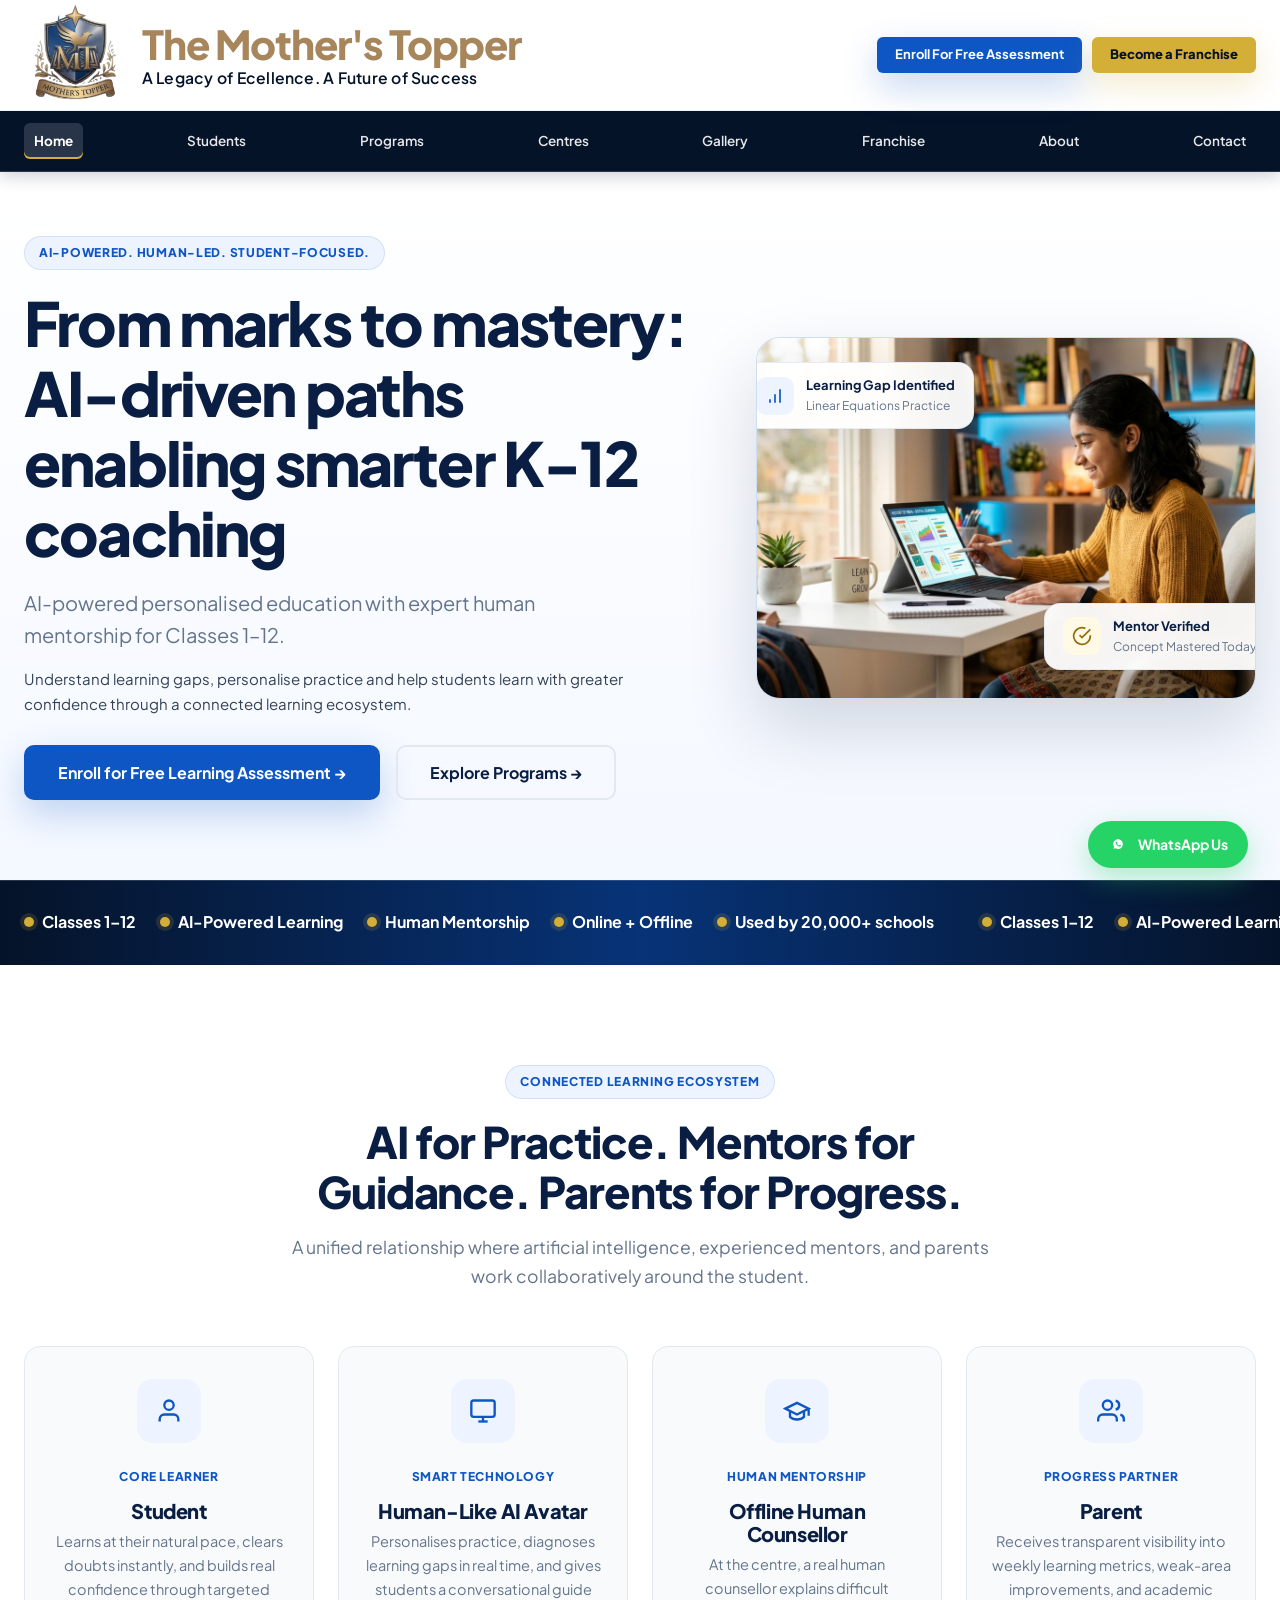
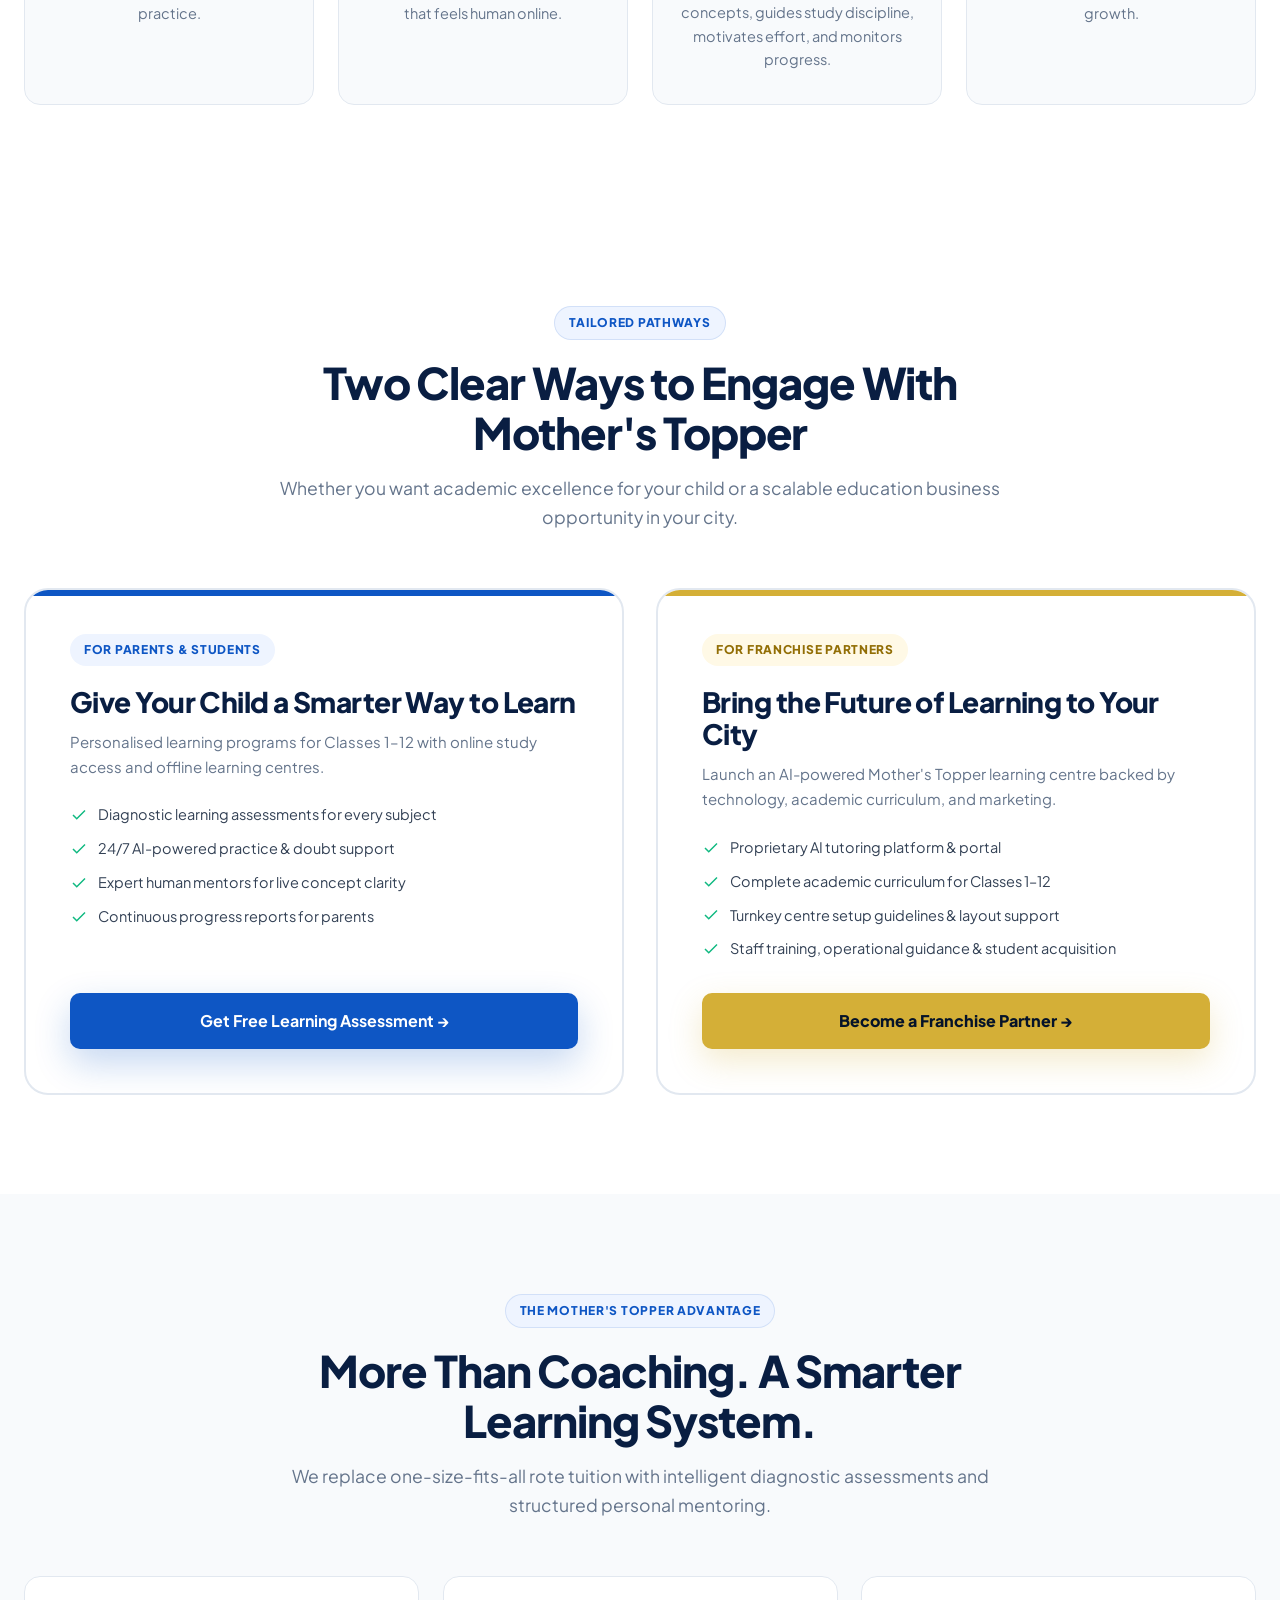
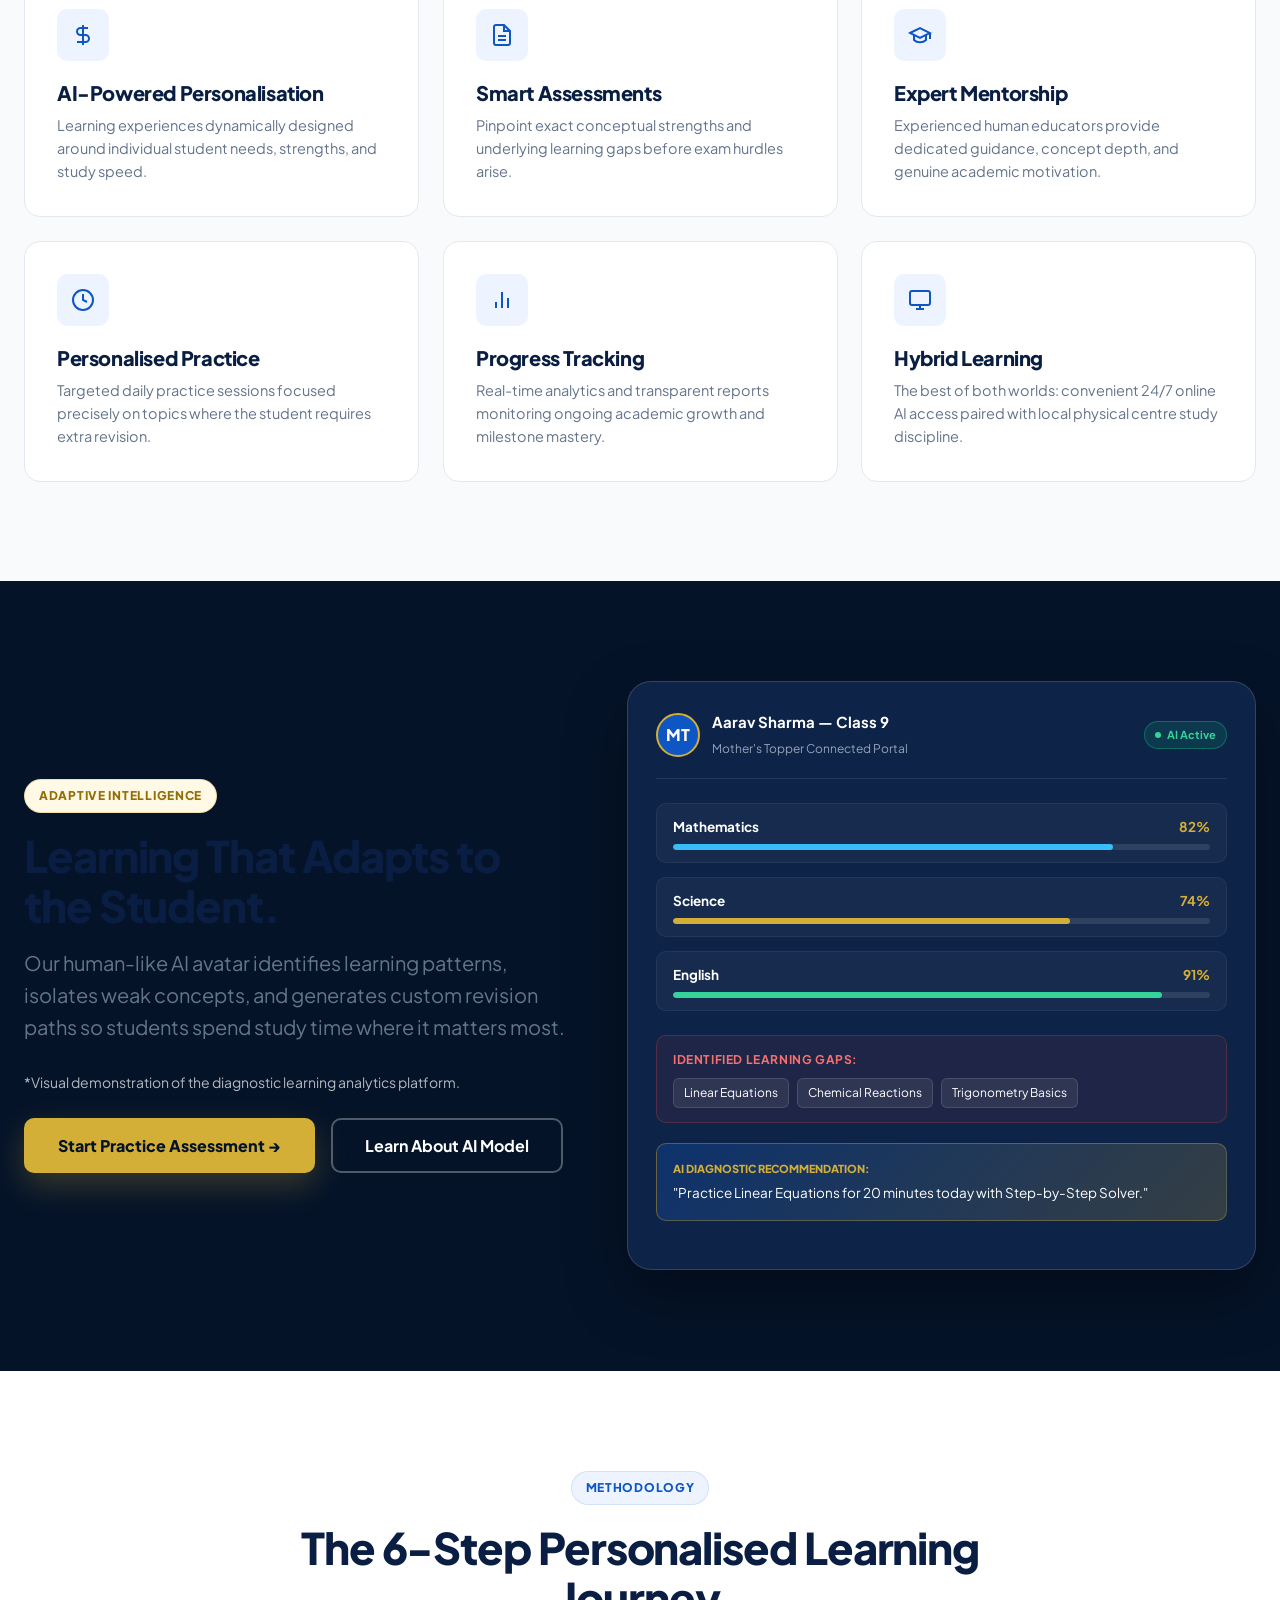
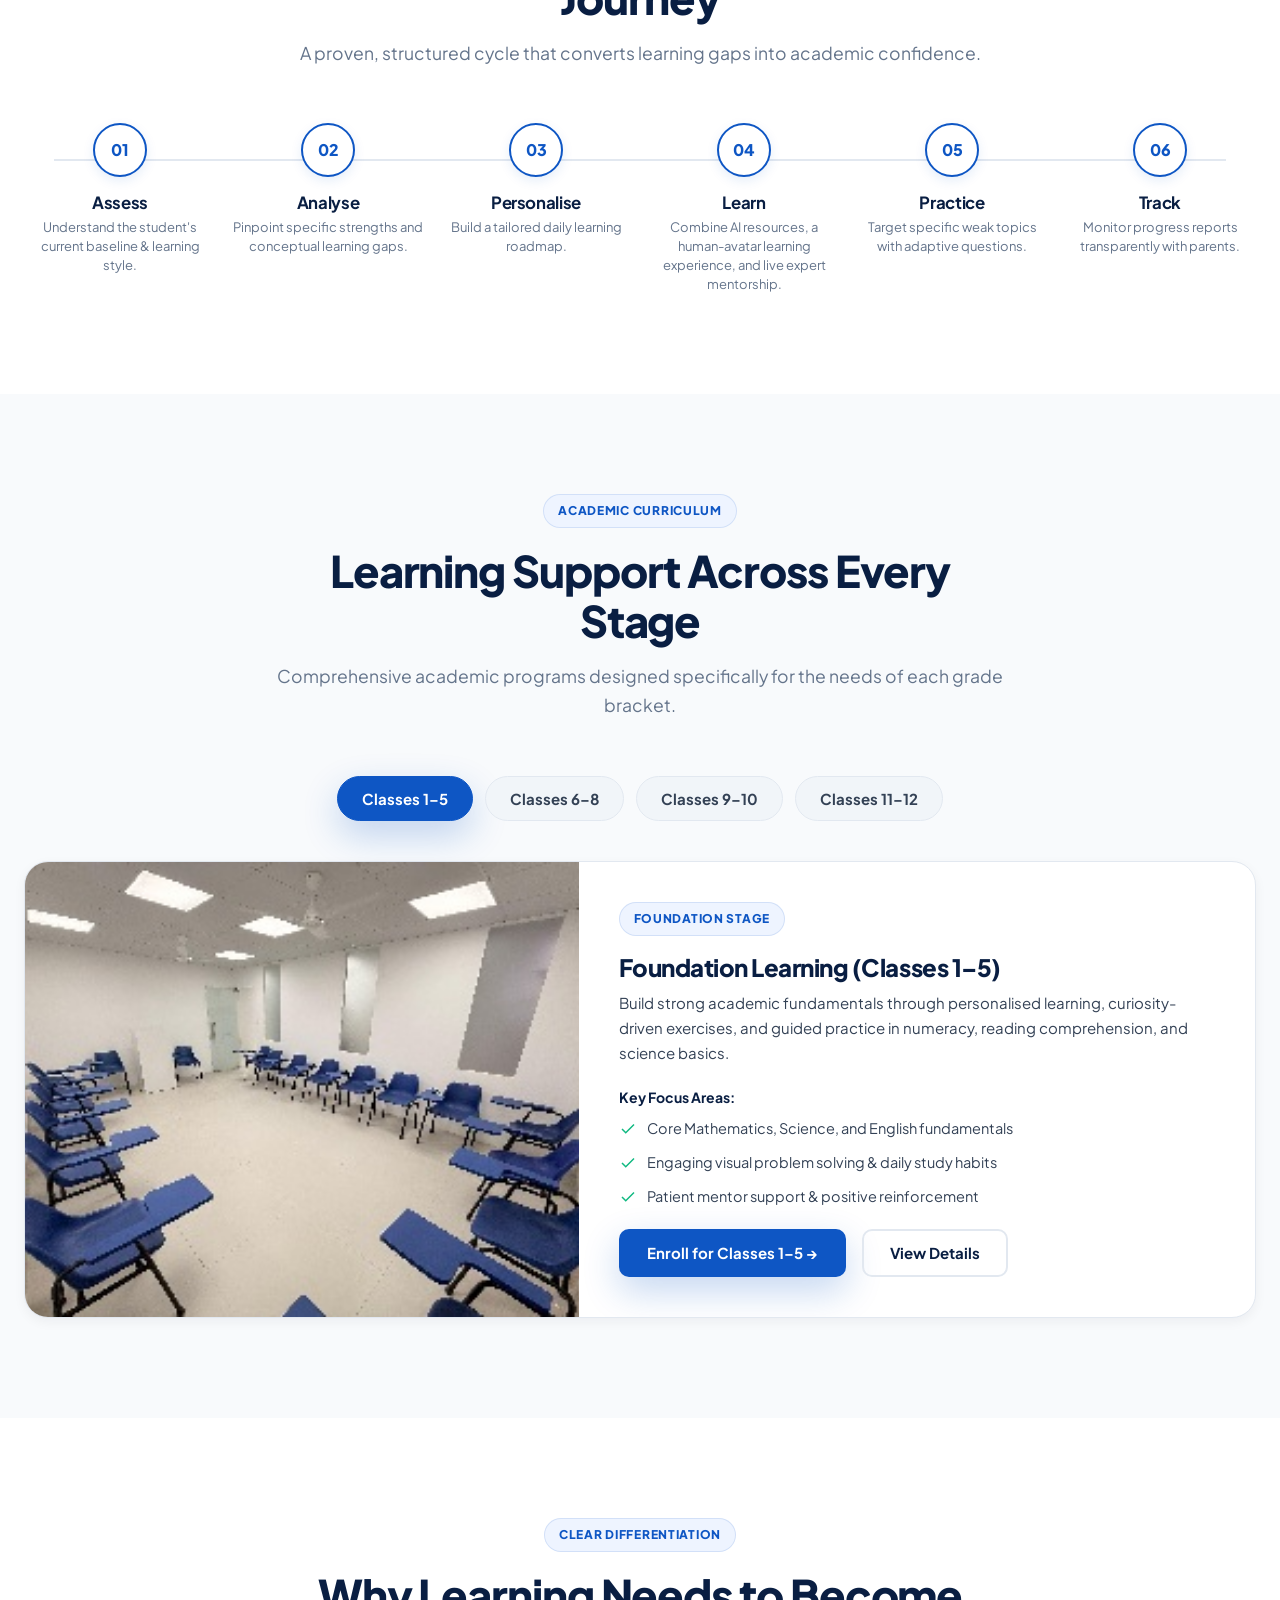
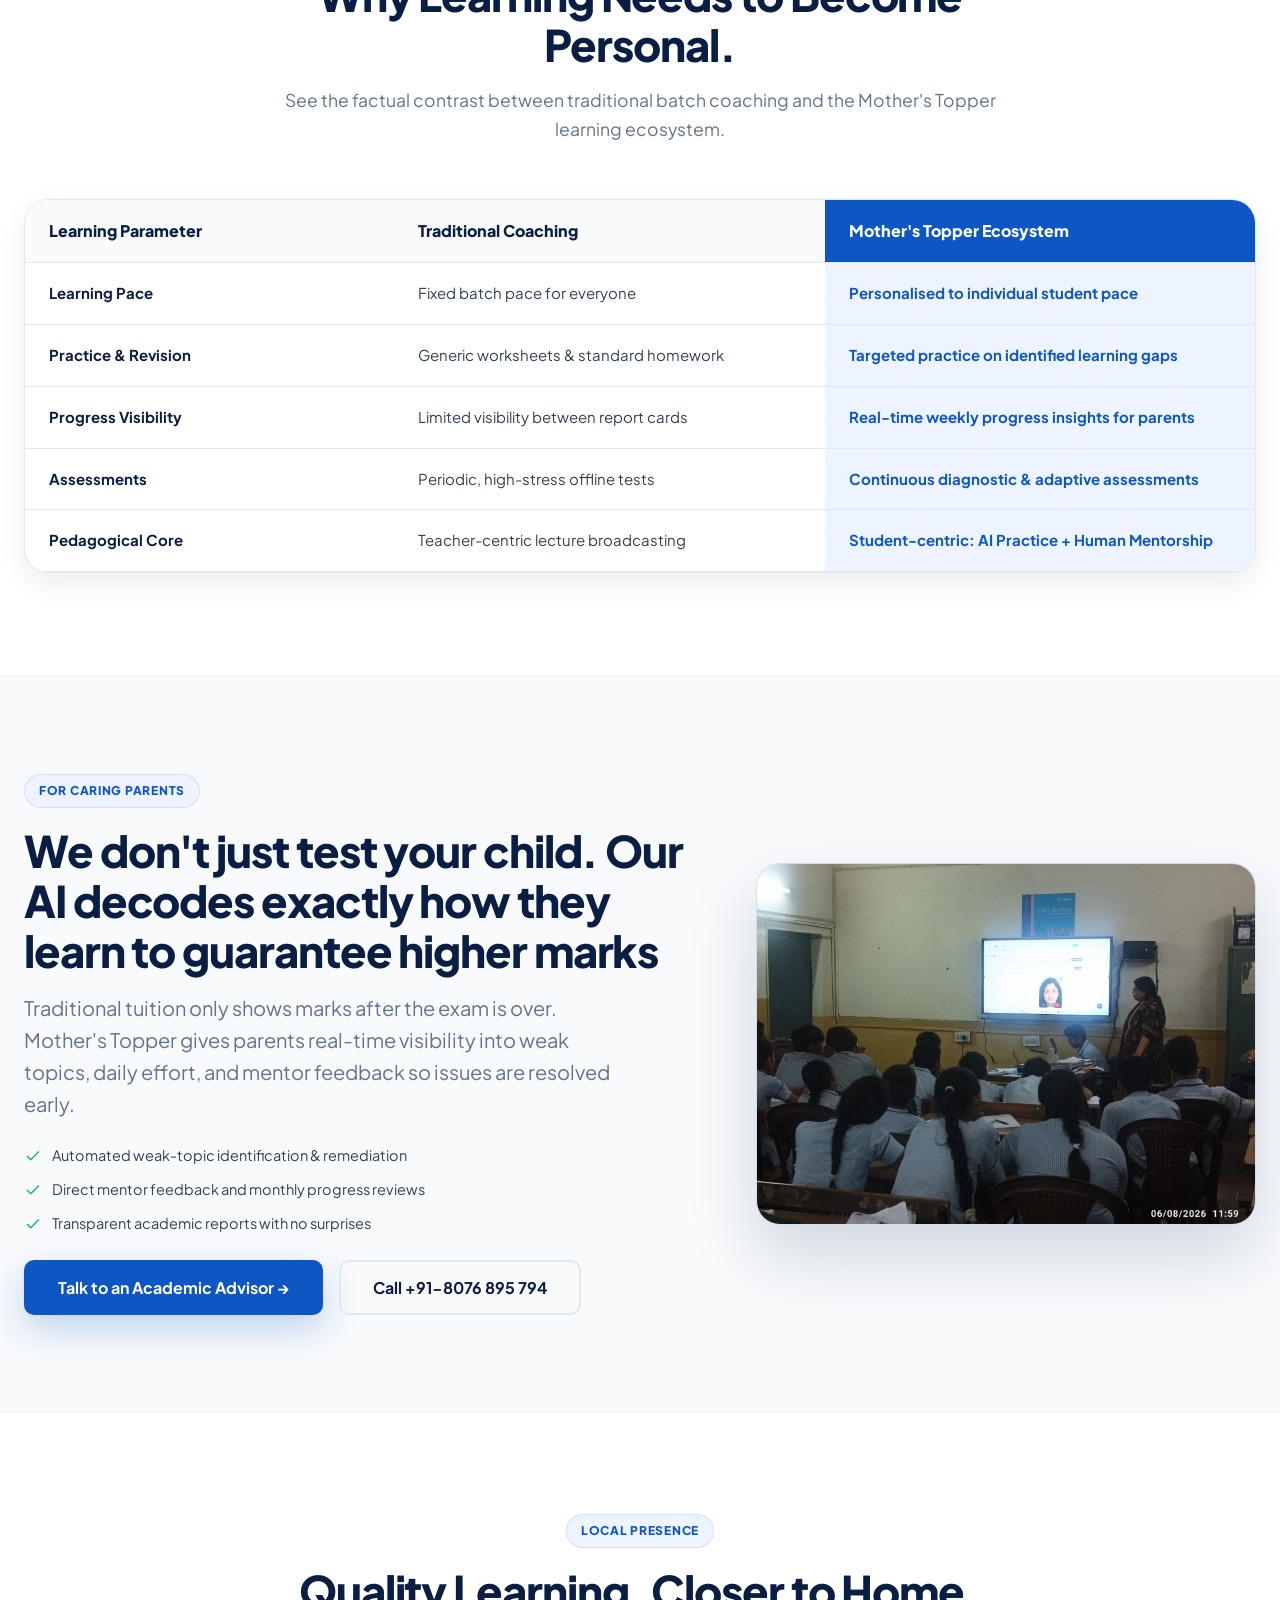
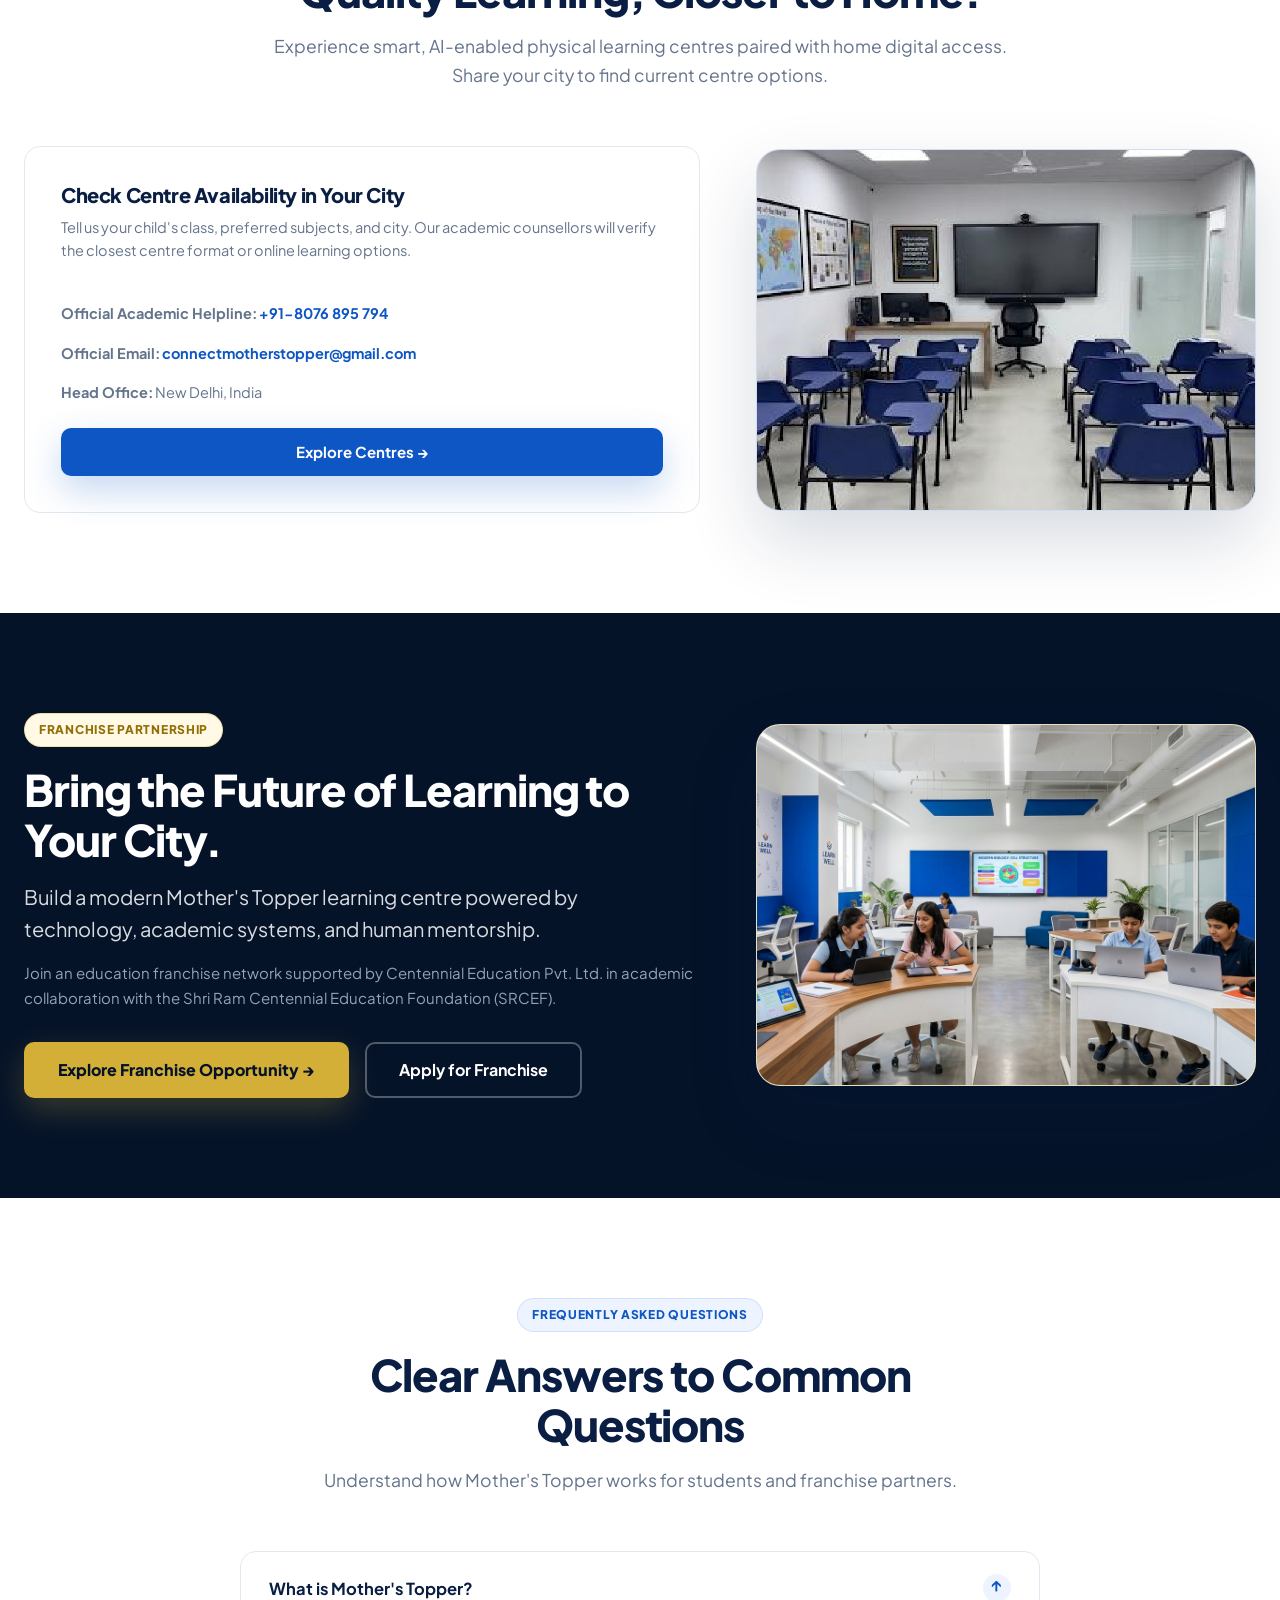
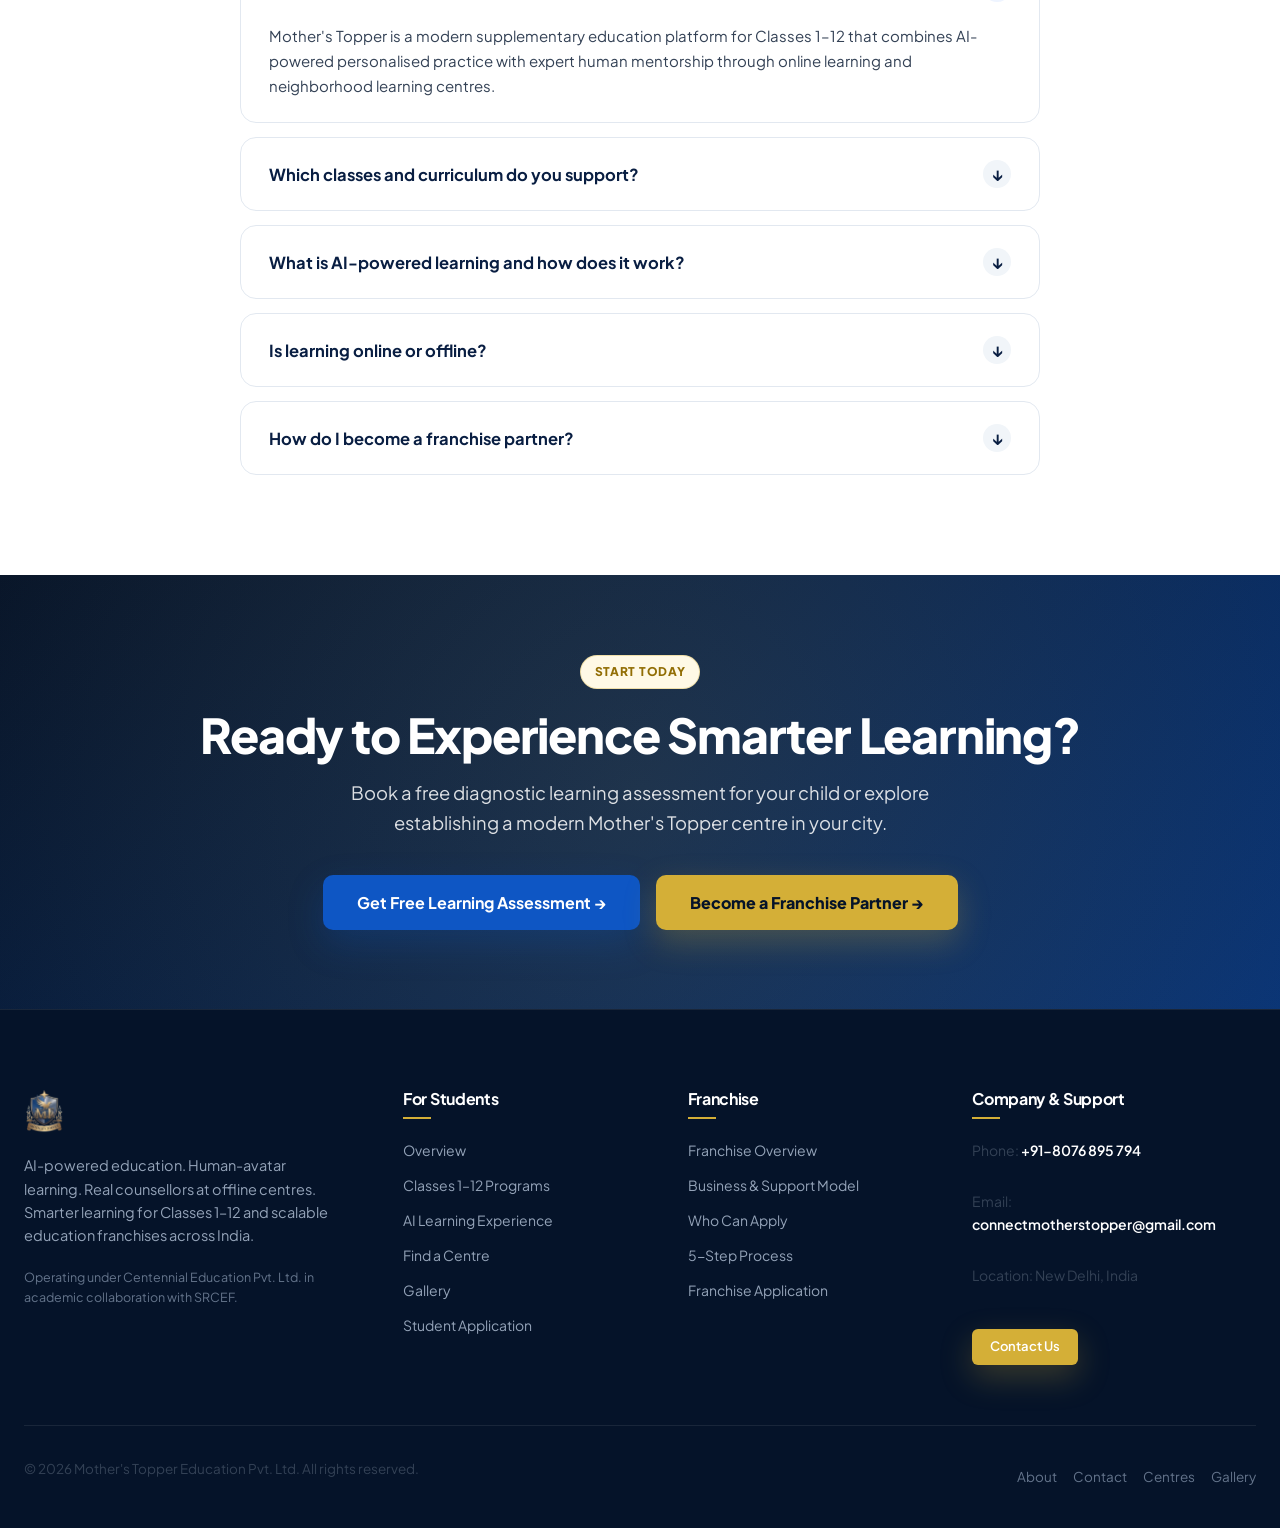
<file: index.html>
<!DOCTYPE html>
<html lang="en">
<head>
  <meta charset="utf-8">
  <meta name="viewport" content="width=device-width, initial-scale=1">
  <title>Mother's Topper | AI-Powered Personalised Learning & Education Franchise</title>
  <meta name="description" content="Mother's Topper delivers AI-powered personalised education combined with expert human mentorship for Classes 1–12, and offers scalable education franchise opportunities across India.">
  <meta name="keywords" content="Mother's Topper, AI coaching India, personalised learning Classes 1-12, online tutoring India, coaching franchise India, education franchise">
  <link rel="canonical" href="https://motherstopperindia.com/">
  <meta property="og:title" content="Mother's Topper | AI-Powered Learning & Education Franchise">
  <meta property="og:description" content="AI for Practice. Mentors for Guidance. Parents for Progress. Complete supplementary education for Classes 1–12.">
  <meta property="og:type" content="website">
  <meta property="og:image" content="img/logo.png">
  <meta name="theme-color" content="#0E56C4">
  <link rel="icon" href="img/logo.png">
  <link rel="stylesheet" href="css/style.css">
  <script defer src="js/main.js"></script>
  <script type="application/ld+json">
  {
    "@context": "https://schema.org",
    "@type": "EducationalOrganization",
    "name": "Mother's Topper",
    "description": "AI-powered personalised learning ecosystem with expert human mentorship for Classes 1–12.",
    "email": "connectmotherstopper@gmail.com",
    "telephone": "+91-8076895794",
    "address": {
      "@type": "PostalAddress",
      "addressLocality": "New Delhi",
      "addressCountry": "IN"
    },
    "url": "https://motherstopperindia.com"
  }
  </script>
  <style>
    
  </style>
</head>
<body class="homepage">
  <a class="skip-link" href="#main">Skip to main content</a>

  <!-- Global Header -->
  <header class="site-header" data-header>
    <div class="container nav-container">
      <a class="brand-logo" href="index.html" aria-label="Mother's Topper Home">
        <img src="img/logo.png" alt="Mother's Topper India" width="220" height="72">
        <span class="brand-copy">
         <strong class="brand">The Mother's Topper</strong>
          <small class="tag-line">A Legacy of Ecellence. A Future of Success</small>
        </span>
      </a>
      <div class="header-ctas">
        <a class="btn btn-primary btn-sm" href="student-application.html">Enroll For Free Assessment</a>
        <a class="btn btn-gold btn-sm" href="franchise-application.html">Become a Franchise</a>
      </div>
    </div>
  </header>

  <!-- Homepage Navigation -->
  <div class="site-nav-bar homepage-nav-bar">
    <div class="container site-nav-container homepage-nav-container">
      <button class="menu-toggle" type="button" aria-label="Open navigation menu" aria-expanded="false" data-menu-toggle>
        <span></span><span></span><span></span>
      </button>
      <nav class="main-nav" aria-label="Primary Navigation" data-nav>
        <a href="index.html" class="active">Home</a>
        <a href="student.html">Students</a>
        <a href="programs.html">Programs</a>
        <a href="centres.html">Centres</a>
        <a href="gallery.html">Gallery</a>
        <a href="franchise.html">Franchise</a>
        <a href="about.html">About</a>
        <a href="contact.html">Contact</a>
      </nav>
    </div>
  </div>

  <main id="main">
    <!-- 1. Hero Section -->
    <section class="hero-section">
      <div class="container hero-grid">
        <div class="hero-content reveal">
          <span class="eyebrow">AI-Powered. Human-Led. Student-Focused.</span>
          <h1>From marks to mastery: AI-driven paths enabling smarter K-12 coaching</h1>
          <p class="hero-lede">AI-powered personalised education with expert human mentorship for Classes 1–12.</p>
          <p>Understand learning gaps, personalise practice and help students learn with greater confidence through a connected learning ecosystem.</p>
          <div class="btn-group" style="margin-top: 28px;">
            <a class="btn btn-primary btn-lg btn-pulse" href="student-application.html">Enroll for Free Learning Assessment &rarr;</a>
            <a class="btn btn-outline btn-lg" href="programs.html">Explore Programs &rarr;</a>
          </div>

        </div>

        <div class="hero-visual-card reveal reveal-delay-1">
          <div class="hero-image-wrap">
            <img src="img/hero-student.jpg" alt="AI-Powered Learning for Classes 1-12" width="700" height="460">

            <!-- Float Card 1 -->
            <div class="float-card card-top-left">
              <div class="float-card-icon">
                <svg width="20" height="20" viewBox="0 0 24 24" fill="none" stroke="currentColor" stroke-width="2"><path d="M12 20V10M18 20V4M6 20v-4"/></svg>
              </div>
              <div class="float-card-text">
                <strong>Learning Gap Identified</strong>
                <span>Linear Equations Practice</span>
              </div>
            </div>

            <!-- Float Card 2 -->
            <div class="float-card card-bottom-right gold-card">
              <div class="float-card-icon">
                <svg width="20" height="20" viewBox="0 0 24 24" fill="none" stroke="currentColor" stroke-width="2"><path d="M22 11.08V12a10 10 0 1 1-5.93-9.14"/><polyline points="22 4 12 14.01 9 11.01"/></svg>
              </div>
              <div class="float-card-text">
                <strong>Mentor Verified</strong>
                <span>Concept Mastered Today</span>
              </div>
            </div>
          </div>
        </div>
      </div>
    </section>

    <!-- Trust Strip -->
    <div class="trust-strip-container homepage-trust-strip">
      <div class="container">
        <div class="trust-strip" aria-label="Key Pillars">
          <div class="trust-strip-group">
            <div class="trust-item"><span class="trust-item-bullet"></span><span>Classes 1–12</span></div>
            <div class="trust-item"><span class="trust-item-bullet"></span><span>AI-Powered Learning</span></div>
            <div class="trust-item"><span class="trust-item-bullet"></span><span>Human Mentorship</span></div>
            <div class="trust-item"><span class="trust-item-bullet"></span><span>Online + Offline</span></div>
            <div class="trust-item"><span class="trust-item-bullet"></span><span>Used by 20,000+ schools</span></div>
          </div>
          <div class="trust-strip-group" aria-hidden="true">
            <div class="trust-item"><span class="trust-item-bullet"></span><span>Classes 1–12</span></div>
            <div class="trust-item"><span class="trust-item-bullet"></span><span>AI-Powered Learning</span></div>
            <div class="trust-item"><span class="trust-item-bullet"></span><span>Human Mentorship</span></div>
            <div class="trust-item"><span class="trust-item-bullet"></span><span>Online + Offline</span></div>
            <div class="trust-item"><span class="trust-item-bullet"></span><span>Used by 20,000+ schools</span></div>
          </div>
        </div>
      </div>
    </div>

    <!-- 2. Signature Section: The Connected Learning Ecosystem -->
    <section class="ecosystem-section bg-soft">
      <div class="container">
        <div class="section-header reveal">
          <span class="eyebrow">Connected Learning Ecosystem</span>
          <h2>AI for Practice. Mentors for Guidance. Parents for Progress.</h2>
          <p>A unified relationship where artificial intelligence, experienced mentors, and parents work collaboratively around the student.</p>
        </div>

        <div class="ecosystem-grid">
          <!-- Card 1: Student -->
          <article class="ecosystem-card reveal">
            <div class="ecosystem-icon">
              <svg width="28" height="28" viewBox="0 0 24 24" fill="none" stroke="currentColor" stroke-width="2"><path d="M20 21v-2a4 4 0 0 0-4-4H8a4 4 0 0 0-4 4v2"/><circle cx="12" cy="7" r="4"/></svg>
            </div>
            <span class="ecosystem-role">Core Learner</span>
            <h3>Student</h3>
            <p>Learns at their natural pace, clears doubts instantly, and builds real confidence through targeted practice.</p>
          </article>

          <!-- Card 2: AI -->
          <article class="ecosystem-card reveal reveal-delay-1">
            <div class="ecosystem-icon">
              <svg width="28" height="28" viewBox="0 0 24 24" fill="none" stroke="currentColor" stroke-width="2"><rect x="2" y="3" width="20" height="14" rx="2"/><line x1="8" y1="21" x2="16" y2="21"/><line x1="12" y1="17" x2="12" y2="21"/></svg>
            </div>
            <span class="ecosystem-role">Smart Technology</span>
            <h3>Human-Like AI Avatar</h3>
            <p>Personalises practice, diagnoses learning gaps in real time, and gives students a conversational guide that feels human online.</p>
          </article>

          <!-- Card 3: Mentor -->
          <article class="ecosystem-card reveal reveal-delay-2">
            <div class="ecosystem-icon">
              <svg width="28" height="28" viewBox="0 0 24 24" fill="none" stroke="currentColor" stroke-width="2"><path d="M22 10v6M2 10l10-5 10 5-10 5z"/><path d="M6 12v5c3 3 9 3 12 0v-5"/></svg>
            </div>
            <span class="ecosystem-role">Human Mentorship</span>
            <h3>Offline Human Counsellor</h3>
            <p>At the centre, a real human counsellor explains difficult concepts, guides study discipline, motivates effort, and monitors progress.</p>
          </article>

          <!-- Card 4: Parent -->
          <article class="ecosystem-card reveal reveal-delay-3">
            <div class="ecosystem-icon">
              <svg width="28" height="28" viewBox="0 0 24 24" fill="none" stroke="currentColor" stroke-width="2"><path d="M17 21v-2a4 4 0 0 0-4-4H5a4 4 0 0 0-4 4v2"/><circle cx="9" cy="7" r="4"/><path d="M23 21v-2a4 4 0 0 0-3-3.87"/><path d="M16 3.13a4 4 0 0 1 0 7.75"/></svg>
            </div>
            <span class="ecosystem-role">Progress Partner</span>
            <h3>Parent</h3>
            <p>Receives transparent visibility into weekly learning metrics, weak-area improvements, and academic growth.</p>
          </article>
        </div>
      </div>
    </section>

    <!-- 3. Choose Your Journey (Clear Separation for Students vs Franchise) -->
    <section class="section-pad">
      <div class="container">
        <div class="section-header reveal">
          <span class="eyebrow">Tailored Pathways</span>
          <h2>Two Clear Ways to Engage With Mother's Topper</h2>
          <p>Whether you want academic excellence for your child or a scalable education business opportunity in your city.</p>
        </div>

        <div class="journey-grid">
          <!-- Student Journey -->
          <article class="journey-card reveal">
            <div>
              <span class="journey-badge student-badge">For Parents & Students</span>
              <h3>Give Your Child a Smarter Way to Learn</h3>
              <p>Personalised learning programs for Classes 1–12 with online study access and offline learning centres.</p>
              <ul class="journey-feature-list">
                <li><svg width="18" height="18" viewBox="0 0 24 24" fill="none" stroke="currentColor" stroke-width="2"><polyline points="20 6 9 17 4 12"/></svg> Diagnostic learning assessments for every subject</li>
                <li><svg width="18" height="18" viewBox="0 0 24 24" fill="none" stroke="currentColor" stroke-width="2"><polyline points="20 6 9 17 4 12"/></svg> 24/7 AI-powered practice & doubt support</li>
                <li><svg width="18" height="18" viewBox="0 0 24 24" fill="none" stroke="currentColor" stroke-width="2"><polyline points="20 6 9 17 4 12"/></svg> Expert human mentors for live concept clarity</li>
                <li><svg width="18" height="18" viewBox="0 0 24 24" fill="none" stroke="currentColor" stroke-width="2"><polyline points="20 6 9 17 4 12"/></svg> Continuous progress reports for parents</li>
              </ul>
            </div>
            <a class="btn btn-primary btn-lg" href="student-application.html">Get Free Learning Assessment &rarr;</a>
          </article>

          <!-- Franchise Journey -->
          <article class="journey-card franchise-path reveal reveal-delay-1">
            <div>
              <span class="journey-badge franchise-badge">For Franchise Partners</span>
              <h3>Bring the Future of Learning to Your City</h3>
              <p>Launch an AI-powered Mother's Topper learning centre backed by technology, academic curriculum, and marketing.</p>
              <ul class="journey-feature-list">
                <li><svg width="18" height="18" viewBox="0 0 24 24" fill="none" stroke="currentColor" stroke-width="2"><polyline points="20 6 9 17 4 12"/></svg> Proprietary AI tutoring platform & portal</li>
                <li><svg width="18" height="18" viewBox="0 0 24 24" fill="none" stroke="currentColor" stroke-width="2"><polyline points="20 6 9 17 4 12"/></svg> Complete academic curriculum for Classes 1–12</li>
                <li><svg width="18" height="18" viewBox="0 0 24 24" fill="none" stroke="currentColor" stroke-width="2"><polyline points="20 6 9 17 4 12"/></svg> Turnkey centre setup guidelines & layout support</li>
                <li><svg width="18" height="18" viewBox="0 0 24 24" fill="none" stroke="currentColor" stroke-width="2"><polyline points="20 6 9 17 4 12"/></svg> Staff training, operational guidance & student acquisition</li>
              </ul>
            </div>
            <a class="btn btn-gold btn-lg" href="franchise-application.html">Become a Franchise Partner &rarr;</a>
          </article>
        </div>
      </div>
    </section>

    <!-- 4. Why Mother's Topper (6 Core Feature Cards) -->
    <section class="section-pad bg-soft">
      <div class="container">
        <div class="section-header reveal">
          <span class="eyebrow">The Mother's Topper Advantage</span>
          <h2>More Than Coaching. A Smarter Learning System.</h2>
          <p>We replace one-size-fits-all rote tuition with intelligent diagnostic assessments and structured personal mentoring.</p>
        </div>

        <div class="card-grid grid-3">
          <!-- 1 -->
          <article class="feature-card reveal">
            <div class="card-icon-wrap">
              <svg width="24" height="24" viewBox="0 0 24 24" fill="none" stroke="currentColor" stroke-width="2"><path d="M12 2v20M17 5H9.5a3.5 3.5 0 0 0 0 7h5a3.5 3.5 0 0 1 0 7H6"/></svg>
            </div>
            <h3>AI-Powered Personalisation</h3>
            <p>Learning experiences dynamically designed around individual student needs, strengths, and study speed.</p>
          </article>

          <!-- 2 -->
          <article class="feature-card reveal reveal-delay-1">
            <div class="card-icon-wrap">
              <svg width="24" height="24" viewBox="0 0 24 24" fill="none" stroke="currentColor" stroke-width="2"><path d="M14 2H6a2 2 0 0 0-2 2v16a2 2 0 0 0 2 2h12a2 2 0 0 0 2-2V8z"/><polyline points="14 2 14 8 20 8"/><line x1="16" y1="13" x2="8" y2="13"/><line x1="16" y1="17" x2="8" y2="17"/></svg>
            </div>
            <h3>Smart Assessments</h3>
            <p>Pinpoint exact conceptual strengths and underlying learning gaps before exam hurdles arise.</p>
          </article>

          <!-- 3 -->
          <article class="feature-card reveal reveal-delay-2">
            <div class="card-icon-wrap">
              <svg width="24" height="24" viewBox="0 0 24 24" fill="none" stroke="currentColor" stroke-width="2"><path d="M22 10v6M2 10l10-5 10 5-10 5z"/><path d="M6 12v5c3 3 9 3 12 0v-5"/></svg>
            </div>
            <h3>Expert Mentorship</h3>
            <p>Experienced human educators provide dedicated guidance, concept depth, and genuine academic motivation.</p>
          </article>

          <!-- 4 -->
          <article class="feature-card reveal">
            <div class="card-icon-wrap">
              <svg width="24" height="24" viewBox="0 0 24 24" fill="none" stroke="currentColor" stroke-width="2"><circle cx="12" cy="12" r="10"/><polyline points="12 6 12 12 16 14"/></svg>
            </div>
            <h3>Personalised Practice</h3>
            <p>Targeted daily practice sessions focused precisely on topics where the student requires extra revision.</p>
          </article>

          <!-- 5 -->
          <article class="feature-card reveal reveal-delay-1">
            <div class="card-icon-wrap">
              <svg width="24" height="24" viewBox="0 0 24 24" fill="none" stroke="currentColor" stroke-width="2"><line x1="18" y1="20" x2="18" y2="10"/><line x1="12" y1="20" x2="12" y2="4"/><line x1="6" y1="20" x2="6" y2="14"/></svg>
            </div>
            <h3>Progress Tracking</h3>
            <p>Real-time analytics and transparent reports monitoring ongoing academic growth and milestone mastery.</p>
          </article>

          <!-- 6 -->
          <article class="feature-card reveal reveal-delay-2">
            <div class="card-icon-wrap">
              <svg width="24" height="24" viewBox="0 0 24 24" fill="none" stroke="currentColor" stroke-width="2"><rect x="2" y="3" width="20" height="14" rx="2"/><line x1="8" y1="21" x2="16" y2="21"/><line x1="12" y1="17" x2="12" y2="21"/></svg>
            </div>
            <h3>Hybrid Learning</h3>
            <p>The best of both worlds: convenient 24/7 online AI access paired with local physical centre study discipline.</p>
          </article>
        </div>
      </div>
    </section>

    <!-- 5. AI Learning Experience (Realistic Interactive Dashboard UI) -->
    <section class="ai-dashboard-section">
      <div class="container ai-dashboard-grid">
        <div class="reveal">
          <span class="eyebrow gold">Adaptive Intelligence</span>
          <h2>Learning That Adapts to the Student.</h2>
          <p class="hero-lede">Our human-like AI avatar identifies learning patterns, isolates weak concepts, and generates custom revision paths so students spend study time where it matters most.</p>
          
          <div style="margin-top: 28px;">
            <p style="color: rgba(255,255,255,0.7); font-size:14px; margin-bottom: 24px;">*Visual demonstration of the diagnostic learning analytics platform.</p>
            <div class="btn-group">
              <a class="btn btn-gold btn-lg" href="student-application.html">Start Practice Assessment &rarr;</a>
              <a class="btn btn-outline-white btn-lg" href="ai-learning.html">Learn About AI Model</a>
            </div>
          </div>
        </div>

        <!-- Realistic Interactive Mockup -->
        <div class="ai-dashboard-mockup reveal reveal-delay-1">
          <div class="mockup-header">
            <div class="mockup-student-profile">
              <div class="mockup-avatar">MT</div>
              <div>
                <strong>Aarav Sharma — Class 9</strong>
                <span>Mother's Topper Connected Portal</span>
              </div>
            </div>
            <div class="mockup-status-tag">
              <span class="mockup-status-dot"></span> AI Active
            </div>
          </div>

          <!-- Performance Bars -->
          <div class="performance-meters">
            <div class="meter-item">
              <div class="meter-info">
                <strong>Mathematics</strong>
                <span>82%</span>
              </div>
              <div class="meter-bar-track">
                <div class="meter-bar-fill blue" style="width: 82%;"></div>
              </div>
            </div>

            <div class="meter-item">
              <div class="meter-info">
                <strong>Science</strong>
                <span>74%</span>
              </div>
              <div class="meter-bar-track">
                <div class="meter-bar-fill gold" style="width: 74%;"></div>
              </div>
            </div>

            <div class="meter-item">
              <div class="meter-info">
                <strong>English</strong>
                <span>91%</span>
              </div>
              <div class="meter-bar-track">
                <div class="meter-bar-fill green" style="width: 91%;"></div>
              </div>
            </div>
          </div>

          <!-- Identified Learning Gaps -->
          <div class="gaps-box">
            <strong>Identified Learning Gaps:</strong>
            <div class="gaps-tags">
              <span class="gap-tag">Linear Equations</span>
              <span class="gap-tag">Chemical Reactions</span>
              <span class="gap-tag">Trigonometry Basics</span>
            </div>
          </div>

          <!-- AI Recommendation -->
          <div class="ai-recommendation-card">
            <span>AI Diagnostic Recommendation:</span>
            <p>"Practice Linear Equations for 20 minutes today with Step-by-Step Solver."</p>
          </div>

          <!-- Interactive Chat Demo -->
          
        </div>
      </div>
    </section>

    <!-- 6. How It Works (6-Step Timeline) -->
    <section class="section-pad">
      <div class="container">
        <div class="section-header reveal">
          <span class="eyebrow">Methodology</span>
          <h2>The 6-Step Personalised Learning Journey</h2>
          <p>A proven, structured cycle that converts learning gaps into academic confidence.</p>
        </div>

        <div class="timeline-process reveal">
          <!-- Step 1 -->
          <div class="process-step">
            <div class="step-circle">01</div>
            <h4>Assess</h4>
            <p>Understand the student's current baseline & learning style.</p>
          </div>

          <!-- Step 2 -->
          <div class="process-step">
            <div class="step-circle">02</div>
            <h4>Analyse</h4>
            <p>Pinpoint specific strengths and conceptual learning gaps.</p>
          </div>

          <!-- Step 3 -->
          <div class="process-step">
            <div class="step-circle">03</div>
            <h4>Personalise</h4>
            <p>Build a tailored daily learning roadmap.</p>
          </div>

          <!-- Step 4 -->
          <div class="process-step">
            <div class="step-circle">04</div>
            <h4>Learn</h4>
            <p>Combine AI resources, a human-avatar learning experience, and live expert mentorship.</p>
          </div>

          <!-- Step 5 -->
          <div class="process-step">
            <div class="step-circle">05</div>
            <h4>Practice</h4>
            <p>Target specific weak topics with adaptive questions.</p>
          </div>

          <!-- Step 6 -->
          <div class="process-step">
            <div class="step-circle">06</div>
            <h4>Track</h4>
            <p>Monitor progress reports transparently with parents.</p>
          </div>
        </div>
      </div>
    </section>

    <!-- 7. Student Programs Selector (Interactive Grade Tabs) -->
    <section class="section-pad bg-soft" data-tabs>
      <div class="container">
        <div class="section-header reveal">
          <span class="eyebrow">Academic Curriculum</span>
          <h2>Learning Support Across Every Stage</h2>
          <p>Comprehensive academic programs designed specifically for the needs of each grade bracket.</p>
        </div>

        <!-- Tab Switcher Controls -->
        <div class="tab-controls reveal">
          <button class="tab-btn active" data-tab-target="tab-1-5" type="button">Classes 1–5</button>
          <button class="tab-btn" data-tab-target="tab-6-8" type="button">Classes 6–8</button>
          <button class="tab-btn" data-tab-target="tab-9-10" type="button">Classes 9–10</button>
          <button class="tab-btn" data-tab-target="tab-11-12" type="button">Classes 11–12</button>
        </div>

        <!-- Tab 1: Classes 1-5 -->
        <div class="tab-panel active" data-tab-panel="tab-1-5">
          <div class="program-card-detailed">
            <div class="program-card-img">
              <img src="img/5.jpg" alt="Foundation Learning Classroom Classes 1-5" width="500" height="350">
            </div>
            <div class="program-card-content">
              <div>
                <span class="eyebrow">Foundation Stage</span>
                <h3>Foundation Learning (Classes 1–5)</h3>
                <p>Build strong academic fundamentals through personalised learning, curiosity-driven exercises, and guided practice in numeracy, reading comprehension, and science basics.</p>
                <div style="margin: 20px 0;">
                  <strong style="display:block; font-size:14px; color:var(--navy); margin-bottom:8px;">Key Focus Areas:</strong>
                  <ul class="journey-feature-list" style="margin-bottom:0;">
                    <li><svg width="18" height="18" viewBox="0 0 24 24" fill="none" stroke="currentColor" stroke-width="2"><polyline points="20 6 9 17 4 12"/></svg> Core Mathematics, Science, and English fundamentals</li>
                    <li><svg width="18" height="18" viewBox="0 0 24 24" fill="none" stroke="currentColor" stroke-width="2"><polyline points="20 6 9 17 4 12"/></svg> Engaging visual problem solving & daily study habits</li>
                    <li><svg width="18" height="18" viewBox="0 0 24 24" fill="none" stroke="currentColor" stroke-width="2"><polyline points="20 6 9 17 4 12"/></svg> Patient mentor support & positive reinforcement</li>
                  </ul>
                </div>
              </div>
              <div class="btn-group">
                <a class="btn btn-primary" href="student-application.html">Enroll for Classes 1–5 &rarr;</a>
                <a class="btn btn-outline" href="programs.html">View Details</a>
              </div>
            </div>
          </div>
        </div>

        <!-- Tab 2: Classes 6-8 -->
        <div class="tab-panel" data-tab-panel="tab-6-8">
          <div class="program-card-detailed">
            <div class="program-card-img">
              <img src="img/7.jpg" alt="Concept Building Classroom Classes 6-8" width="500" height="350">
            </div>
            <div class="program-card-content">
              <div>
                <span class="eyebrow">Middle School</span>
                <h3>Concept Building (Classes 6–8)</h3>
                <p>Deepen conceptual understanding across core subjects during crucial middle school transition years. Transition smoothly from simple memorization to logical reasoning and analytical clarity.</p>
                <div style="margin: 20px 0;">
                  <strong style="display:block; font-size:14px; color:var(--navy); margin-bottom:8px;">Key Focus Areas:</strong>
                  <ul class="journey-feature-list" style="margin-bottom:0;">
                    <li><svg width="18" height="18" viewBox="0 0 24 24" fill="none" stroke="currentColor" stroke-width="2"><polyline points="20 6 9 17 4 12"/></svg> Mathematics, Integrated Sciences, Social Science, English</li>
                    <li><svg width="18" height="18" viewBox="0 0 24 24" fill="none" stroke="currentColor" stroke-width="2"><polyline points="20 6 9 17 4 12"/></svg> Structured revision cycles and doubt-solving sessions</li>
                    <li><svg width="18" height="18" viewBox="0 0 24 24" fill="none" stroke="currentColor" stroke-width="2"><polyline points="20 6 9 17 4 12"/></svg> AI adaptive testing mapped to school curriculum</li>
                  </ul>
                </div>
              </div>
              <div class="btn-group">
                <a class="btn btn-primary" href="student-application.html">Enroll for Classes 6–8 &rarr;</a>
                <a class="btn btn-outline" href="programs.html">View Details</a>
              </div>
            </div>
          </div>
        </div>

        <!-- Tab 3: Classes 9-10 -->
        <div class="tab-panel" data-tab-panel="tab-9-10">
          <div class="program-card-detailed">
            <div class="program-card-img">
              <img src="img/10.jpg" alt="Board Preparation Classroom Classes 9-10" width="500" height="350">
            </div>
            <div class="program-card-content">
              <div>
                <span class="eyebrow">Secondary Stage</span>
                <h3>Board Examination Preparation (Classes 9–10)</h3>
                <p>Rigorous, structured preparation for secondary board exams with continuous chapter-wise testing, weak-area remediation, timed mock papers, and exam stress management.</p>
                <div style="margin: 20px 0;">
                  <strong style="display:block; font-size:14px; color:var(--navy); margin-bottom:8px;">Key Focus Areas:</strong>
                  <ul class="journey-feature-list" style="margin-bottom:0;">
                    <li><svg width="18" height="18" viewBox="0 0 24 24" fill="none" stroke="currentColor" stroke-width="2"><polyline points="20 6 9 17 4 12"/></svg> Intensive Mathematics, Physics, Chemistry, Biology, English</li>
                    <li><svg width="18" height="18" viewBox="0 0 24 24" fill="none" stroke="currentColor" stroke-width="2"><polyline points="20 6 9 17 4 12"/></svg> Previous year question analysis and answer writing mastery</li>
                    <li><svg width="18" height="18" viewBox="0 0 24 24" fill="none" stroke="currentColor" stroke-width="2"><polyline points="20 6 9 17 4 12"/></svg> Mentor-led mock exam evaluations and feedback</li>
                  </ul>
                </div>
              </div>
              <div class="btn-group">
                <a class="btn btn-primary" href="student-application.html">Enroll for Classes 9–10 &rarr;</a>
                <a class="btn btn-outline" href="programs.html">View Details</a>
              </div>
            </div>
          </div>
        </div>

        <!-- Tab 4: Classes 11-12 -->
        <div class="tab-panel" data-tab-panel="tab-11-12">
          <div class="program-card-detailed">
            <div class="program-card-img">
              <img src="img/11.jpg" alt="Senior Secondary Classroom Classes 11-12" width="500" height="350">
            </div>
            <div class="program-card-content">
              <div>
                <span class="eyebrow">Senior Secondary</span>
                <h3>Senior Secondary Academic Support (Classes 11–12)</h3>
                <p>Advanced subject mastery in specialized streams with focus on high-yield conceptual depth, numerical problem solving, and comprehensive board performance.</p>
                <div style="margin: 20px 0;">
                  <strong style="display:block; font-size:14px; color:var(--navy); margin-bottom:8px;">Key Focus Areas:</strong>
                  <ul class="journey-feature-list" style="margin-bottom:0;">
                    <li><svg width="18" height="18" viewBox="0 0 24 24" fill="none" stroke="currentColor" stroke-width="2"><polyline points="20 6 9 17 4 12"/></svg> Physics, Chemistry, Mathematics, Biology, Computer Science</li>
                    <li><svg width="18" height="18" viewBox="0 0 24 24" fill="none" stroke="currentColor" stroke-width="2"><polyline points="20 6 9 17 4 12"/></svg> Advanced numericals, derivation rigor, and concept maps</li>
                    <li><svg width="18" height="18" viewBox="0 0 24 24" fill="none" stroke="currentColor" stroke-width="2"><polyline points="20 6 9 17 4 12"/></svg> Personal mentor reviews and performance analytics</li>
                  </ul>
                </div>
              </div>
              <div class="btn-group">
                <a class="btn btn-primary" href="student-application.html">Enroll for Classes 11–12 &rarr;</a>
                <a class="btn btn-outline" href="programs.html">View Details</a>
              </div>
            </div>
          </div>
        </div>
      </div>
    </section>

    <!-- 8. Traditional Coaching vs Mother's Topper -->
    <section class="section-pad">
      <div class="container">
        <div class="section-header reveal">
          <span class="eyebrow">Clear Differentiation</span>
          <h2>Why Learning Needs to Become Personal.</h2>
          <p>See the factual contrast between traditional batch coaching and the Mother's Topper learning ecosystem.</p>
        </div>

        <div class="comparison-container reveal">
          <table class="comparison-table">
            <thead>
              <tr>
                <th style="width: 30%;">Learning Parameter</th>
                <th style="width: 35%;">Traditional Coaching</th>
                <th class="col-highlight" style="width: 35%;">Mother's Topper Ecosystem</th>
              </tr>
            </thead>
            <tbody>
              <tr>
                <td class="feature-title">Learning Pace</td>
                <td>Fixed batch pace for everyone</td>
                <td class="col-highlight">Personalised to individual student pace</td>
              </tr>
              <tr>
                <td class="feature-title">Practice & Revision</td>
                <td>Generic worksheets & standard homework</td>
                <td class="col-highlight">Targeted practice on identified learning gaps</td>
              </tr>
              <tr>
                <td class="feature-title">Progress Visibility</td>
                <td>Limited visibility between report cards</td>
                <td class="col-highlight">Real-time weekly progress insights for parents</td>
              </tr>
              <tr>
                <td class="feature-title">Assessments</td>
                <td>Periodic, high-stress offline tests</td>
                <td class="col-highlight">Continuous diagnostic & adaptive assessments</td>
              </tr>
              <tr>
                <td class="feature-title">Pedagogical Core</td>
                <td>Teacher-centric lecture broadcasting</td>
                <td class="col-highlight">Student-centric: AI Practice + Human Mentorship</td>
              </tr>
            </tbody>
          </table>
        </div>
      </div>
    </section>

    <!-- 9. Parent Section -->
    <section class="section-pad bg-soft">
      <div class="container hero-grid">
        <div class="reveal">
          <span class="eyebrow">For Caring Parents</span>
          <h2>We don't just test your child. Our AI decodes exactly how they learn to guarantee higher marks</h2>
          <p class="hero-lede">Traditional tuition only shows marks after the exam is over. Mother's Topper gives parents real-time visibility into weak topics, daily effort, and mentor feedback so issues are resolved early.</p>
          
          <ul class="journey-feature-list" style="margin: 24px 0;">
            <li><svg width="18" height="18" viewBox="0 0 24 24" fill="none" stroke="currentColor" stroke-width="2"><polyline points="20 6 9 17 4 12"/></svg> Automated weak-topic identification & remediation</li>
            <li><svg width="18" height="18" viewBox="0 0 24 24" fill="none" stroke="currentColor" stroke-width="2"><polyline points="20 6 9 17 4 12"/></svg> Direct mentor feedback and monthly progress reviews</li>
            <li><svg width="18" height="18" viewBox="0 0 24 24" fill="none" stroke="currentColor" stroke-width="2"><polyline points="20 6 9 17 4 12"/></svg> Transparent academic reports with no surprises</li>
          </ul>

          <div class="btn-group">
            <a class="btn btn-primary btn-lg" href="student-application.html">Talk to an Academic Advisor &rarr;</a>
            <a class="btn btn-outline btn-lg" href="tel:+918076895794">Call +91-8076 895 794</a>
          </div>
        </div>

        <div class="reveal reveal-delay-1">
          <div class="hero-image-wrap">
            <img src="img/4.jpg" alt="Parent and teacher discussing student academic progress" width="600" height="400">
          </div>
        </div>
      </div>
    </section>

    <!-- 10. Learning Centres Section -->
    <section class="section-pad">
      <div class="container">
        <div class="section-header reveal">
          <span class="eyebrow">Local Presence</span>
          <h2>Quality Learning, Closer to Home.</h2>
          <p>Experience smart, AI-enabled physical learning centres paired with home digital access. Share your city to find current centre options.</p>
        </div>

        <div class="hero-grid">
          <div class="feature-card reveal" style="padding: 36px;">
            <h3>Check Centre Availability in Your City</h3>
            <p>Tell us your child's class, preferred subjects, and city. Our academic counsellors will verify the closest centre format or online learning options.</p>
            
            <div style="margin: 24px 0;">
              <p><strong>Official Academic Helpline:</strong> <a href="tel:+918076895794" style="color:var(--royal-blue); font-weight:700;">+91-8076 895 794</a></p>
              <p><strong>Official Email:</strong> <a href="mailto:connectmotherstopper@gmail.com" style="color:var(--royal-blue); font-weight:700;">connectmotherstopper@gmail.com</a></p>
              <p><strong>Head Office:</strong> New Delhi, India</p>
            </div>

            <a class="btn btn-primary" href="centres.html">Explore Centres &rarr;</a>
          </div>

          <div class="hero-image-wrap reveal reveal-delay-1">
            <img src="img/2.jpg" alt="Students studying at Mother's Topper Learning Centre" width="600" height="380">
          </div>
        </div>
      </div>
    </section>




    <!-- 12. Major Homepage Section: Franchise Opportunity -->
    <section class="section-pad bg-navy">
      <div class="container hero-grid">
        <div class="reveal">
          <span class="eyebrow gold">Franchise Partnership</span>
          <h2>Bring the Future of Learning to Your City.</h2>
          <p class="hero-lede">Build a modern Mother's Topper learning centre powered by technology, academic systems, and human mentorship.</p>
          <p>Join an education franchise network supported by Centennial Education Pvt. Ltd. in academic collaboration with the Shri Ram Centennial Education Foundation (SRCEF).</p>
          
          <div class="btn-group" style="margin-top: 32px;">
            <a class="btn btn-gold btn-lg" href="franchise.html">Explore Franchise Opportunity &rarr;</a>
            <a class="btn btn-outline-white btn-lg" href="franchise-application.html">Apply for Franchise</a>
          </div>
        </div>

        <div class="hero-image-wrap reveal reveal-delay-1" style="border-color: rgba(212, 175, 55, 0.3);">
          <img src="img/hero-franchise.jpg" alt="Mother's Topper Modern Learning Centre Setup" width="600" height="400">
        </div>
      </div>
    </section>

    <!-- 13. FAQ Section -->
    <section class="section-pad">
      <div class="container">
        <div class="section-header reveal">
          <span class="eyebrow">Frequently Asked Questions</span>
          <h2>Clear Answers to Common Questions</h2>
          <p>Understand how Mother's Topper works for students and franchise partners.</p>
        </div>

        <div class="faq-container reveal">
          <!-- Q1 -->
          <div class="faq-item">
            <button class="faq-question" type="button">
              <span>What is Mother's Topper?</span>
              <span class="faq-icon">&darr;</span>
            </button>
            <div class="faq-answer">
              <div class="faq-answer-inner">
                Mother's Topper is a modern supplementary education platform for Classes 1–12 that combines AI-powered personalised practice with expert human mentorship through online learning and neighborhood learning centres.
              </div>
            </div>
          </div>

          <!-- Q2 -->
          <div class="faq-item">
            <button class="faq-question" type="button">
              <span>Which classes and curriculum do you support?</span>
              <span class="faq-icon">&darr;</span>
            </button>
            <div class="faq-answer">
              <div class="faq-answer-inner">
                We support students from Classes 1 to 12 across foundational learning (Classes 1–5), middle school concept building (Classes 6–8), secondary board preparation (Classes 9–10), and senior secondary subject mastery (Classes 11–12).
              </div>
            </div>
          </div>

          <!-- Q3 -->
          <div class="faq-item">
            <button class="faq-question" type="button">
              <span>What is AI-powered learning and how does it work?</span>
              <span class="faq-icon">&darr;</span>
            </button>
            <div class="faq-answer">
              <div class="faq-answer-inner">
                Our AI technology acts as an intelligent learning assistant. It diagnoses individual learning gaps, delivers step-by-step doubt resolution 24/7, and adapts question difficulty dynamically. It works alongside human teachers without replacing human care.
              </div>
            </div>
          </div>

          <!-- Q4 -->
          <div class="faq-item">
            <button class="faq-question" type="button">
              <span>Is learning online or offline?</span>
              <span class="faq-icon">&darr;</span>
            </button>
            <div class="faq-answer">
              <div class="faq-answer-inner">
                Mother's Topper offers both online learning and offline physical learning centres, as well as a hybrid format where students attend centre sessions and practice at home with AI tools.
              </div>
            </div>
          </div>

          <!-- Q5 -->
          <div class="faq-item">
            <button class="faq-question" type="button">
              <span>How do I become a franchise partner?</span>
              <span class="faq-icon">&darr;</span>
            </button>
            <div class="faq-answer">
              <div class="faq-answer-inner">
                Submit a franchise application with your target city, background, and space availability. Our franchise team will connect with you for a business discussion, location evaluation, and setup onboarding.
              </div>
            </div>
          </div>
        </div>
      </div>
    </section>

    <!-- 14. Full-Width CTA Banner -->
    <section class="cta-banner">
      <div class="container reveal">
        <span class="eyebrow gold">Start Today</span>
        <h2>Ready to Experience Smarter Learning?</h2>
        <p>Book a free diagnostic learning assessment for your child or explore establishing a modern Mother's Topper centre in your city.</p>
        
        <div class="btn-group" style="justify-content: center;">
          <a class="btn btn-primary btn-lg" href="student-application.html">Get Free Learning Assessment &rarr;</a>
          <a class="btn btn-gold btn-lg" href="franchise-application.html">Become a Franchise Partner &rarr;</a>
        </div>
      </div>
    </section>
  </main>

  <!-- Global Footer -->
  <footer class="site-footer">
    <div class="container footer-grid">
      <!-- Col 1: Brand -->
      <div class="footer-brand">
        <img src="img/logo.png" alt="Mother's Topper Logo" height="100">
        <p>AI-powered education. Human-avatar learning. Real counsellors at offline centres. Smarter learning for Classes 1–12 and scalable education franchises across India.</p>
        <p style="font-size:12.5px; color:var(--ink-muted);">Operating under Centennial Education Pvt. Ltd. in academic collaboration with SRCEF.</p>
      </div>

      <!-- Col 2: Students -->
      <div class="footer-col">
        <h4>For Students</h4>
        <div class="footer-links">
          <a href="student.html">Overview</a>
          <a href="programs.html">Classes 1–12 Programs</a>
          <a href="ai-learning.html">AI Learning Experience</a>
          <a href="centres.html">Find a Centre</a>
          <a href="gallery.html">Gallery</a>
          <a href="student-application.html">Student Application</a>
        </div>
      </div>

      <!-- Col 3: Franchise -->
      <div class="footer-col">
        <h4>Franchise</h4>
        <div class="footer-links">
          <a href="franchise.html">Franchise Overview</a>
          <a href="franchise-model.html">Business & Support Model</a>
          <a href="franchise-eligibility.html">Who Can Apply</a>
          <a href="franchise-process.html">5-Step Process</a>
          <a href="franchise-application.html">Franchise Application</a>
        </div>
      </div>

      <!-- Col 4: Company & Contact -->
      <div class="footer-col">
        <h4>Company & Support</h4>
        <div class="footer-contact-info">
          <p>Phone: <a href="tel:+918076895794">+91-8076 895 794</a></p>
          <p>Email: <a href="mailto:connectmotherstopper@gmail.com">connectmotherstopper@gmail.com</a></p>
          <p>Location: New Delhi, India</p>
          <div style="margin-top: 14px;">
            <a class="btn btn-gold btn-sm" href="contact.html">Contact Us</a>
          </div>
        </div>
      </div>
    </div>

    <div class="container footer-bottom">
      <p>&copy; 2026 Mother's Topper Education Pvt. Ltd. All rights reserved.</p>
      <div style="display:flex; gap:16px;">
        <a href="about.html">About</a>
        <a href="contact.html">Contact</a>
        <a href="centres.html">Centres</a>
        <a href="gallery.html">Gallery</a>
      </div>
    </div>
  </footer>

  <!-- Floating WhatsApp Action -->
  <a class="whatsapp-floating-btn" href="https://wa.me/918076895794" target="_blank" rel="noopener" aria-label="Chat with Mother's Topper on WhatsApp">
    <svg width="20" height="20" viewBox="0 0 24 24" fill="currentColor"><path d="M12.031 6.172c-3.181 0-5.767 2.586-5.768 5.766-.001 1.298.38 2.27 1.019 3.287l-.711 2.598 2.664-.698c.971.53 1.769.813 2.796.813 3.179 0 5.766-2.587 5.767-5.766.001-3.187-2.575-5.77-5.767-5.77zm3.385 8.163c-.145.411-.747.765-1.042.813-.274.045-.632.072-1.874-.442-1.585-.658-2.613-2.28-2.691-2.385-.078-.105-.637-.847-.637-1.615 0-.768.401-1.147.545-1.303.144-.156.315-.195.421-.195.105 0 .211.001.303.006.098.005.228-.037.355.27.132.316.45 1.096.489 1.176.039.079.066.172.013.277-.053.106-.079.172-.158.264-.079.092-.166.205-.237.276-.079.079-.162.164-.07.322.092.158.409.674.877 1.09.602.535 1.109.701 1.267.78.158.079.251.066.344-.04.093-.105.396-.462.502-.62.105-.158.211-.132.355-.079.145.053.92.434 1.078.513.158.079.263.118.303.184.039.066.039.382-.106.793z"/></svg>
    WhatsApp Us
  </a>

  <!-- Mobile Sticky Bottom Action Bar -->
  <div class="mobile-bottom-bar" aria-label="Mobile quick actions">
    <div class="mobile-bottom-actions">
      <a class="mob-call-btn" href="tel:+918076895794">
        <svg width="16" height="16" viewBox="0 0 24 24" fill="none" stroke="currentColor" stroke-width="2"><path d="M22 16.92v3a2 2 0 0 1-2.18 2 19.79 19.79 0 0 1-8.63-3.07 19.5 19.5 0 0 1-6-6 19.79 19.79 0 0 1-3.07-8.67A2 2 0 0 1 4.11 2h3a2 2 0 0 1 2 1.72 12.84 12.84 0 0 0 .7 2.81 2 2 0 0 1-.45 2.11L8.09 9.91a16 16 0 0 0 6 6l1.27-1.27a2 2 0 0 1 2.11-.45 12.84 12.84 0 0 0 2.81.7A2 2 0 0 1 22 16.92z"/></svg>
        Call
      </a>
      <a class="mob-wa-btn" href="https://wa.me/918076895794" target="_blank" rel="noopener">
        <svg width="16" height="16" viewBox="0 0 24 24" fill="currentColor"><path d="M12.031 6.172c-3.181 0-5.767 2.586-5.768 5.766-.001 1.298.38 2.27 1.019 3.287l-.711 2.598 2.664-.698c.971.53 1.769.813 2.796.813 3.179 0 5.766-2.587 5.767-5.766.001-3.187-2.575-5.77-5.767-5.77z"/></svg>
        WhatsApp
      </a>
      <a class="mob-apply-btn" href="student-application.html">Apply Now</a>
    </div>
  </div>
</body>
</html>
</file>
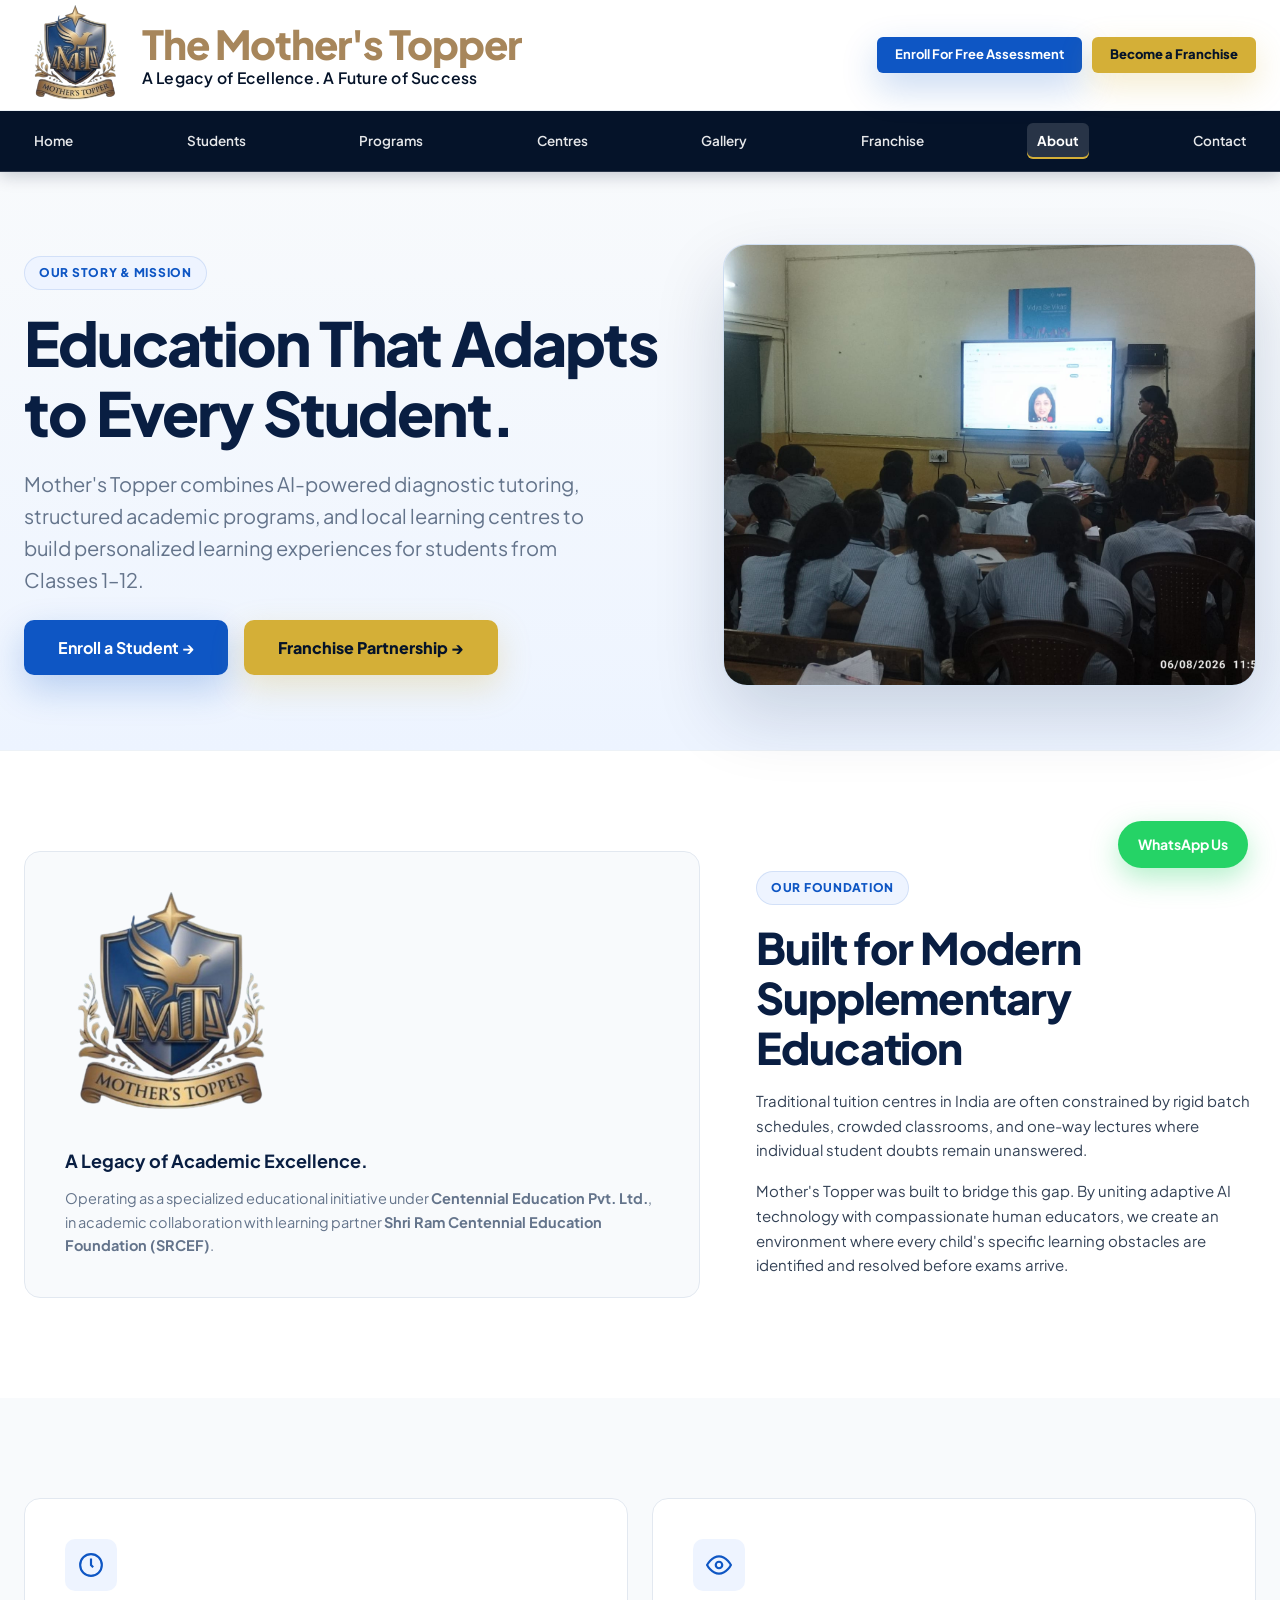
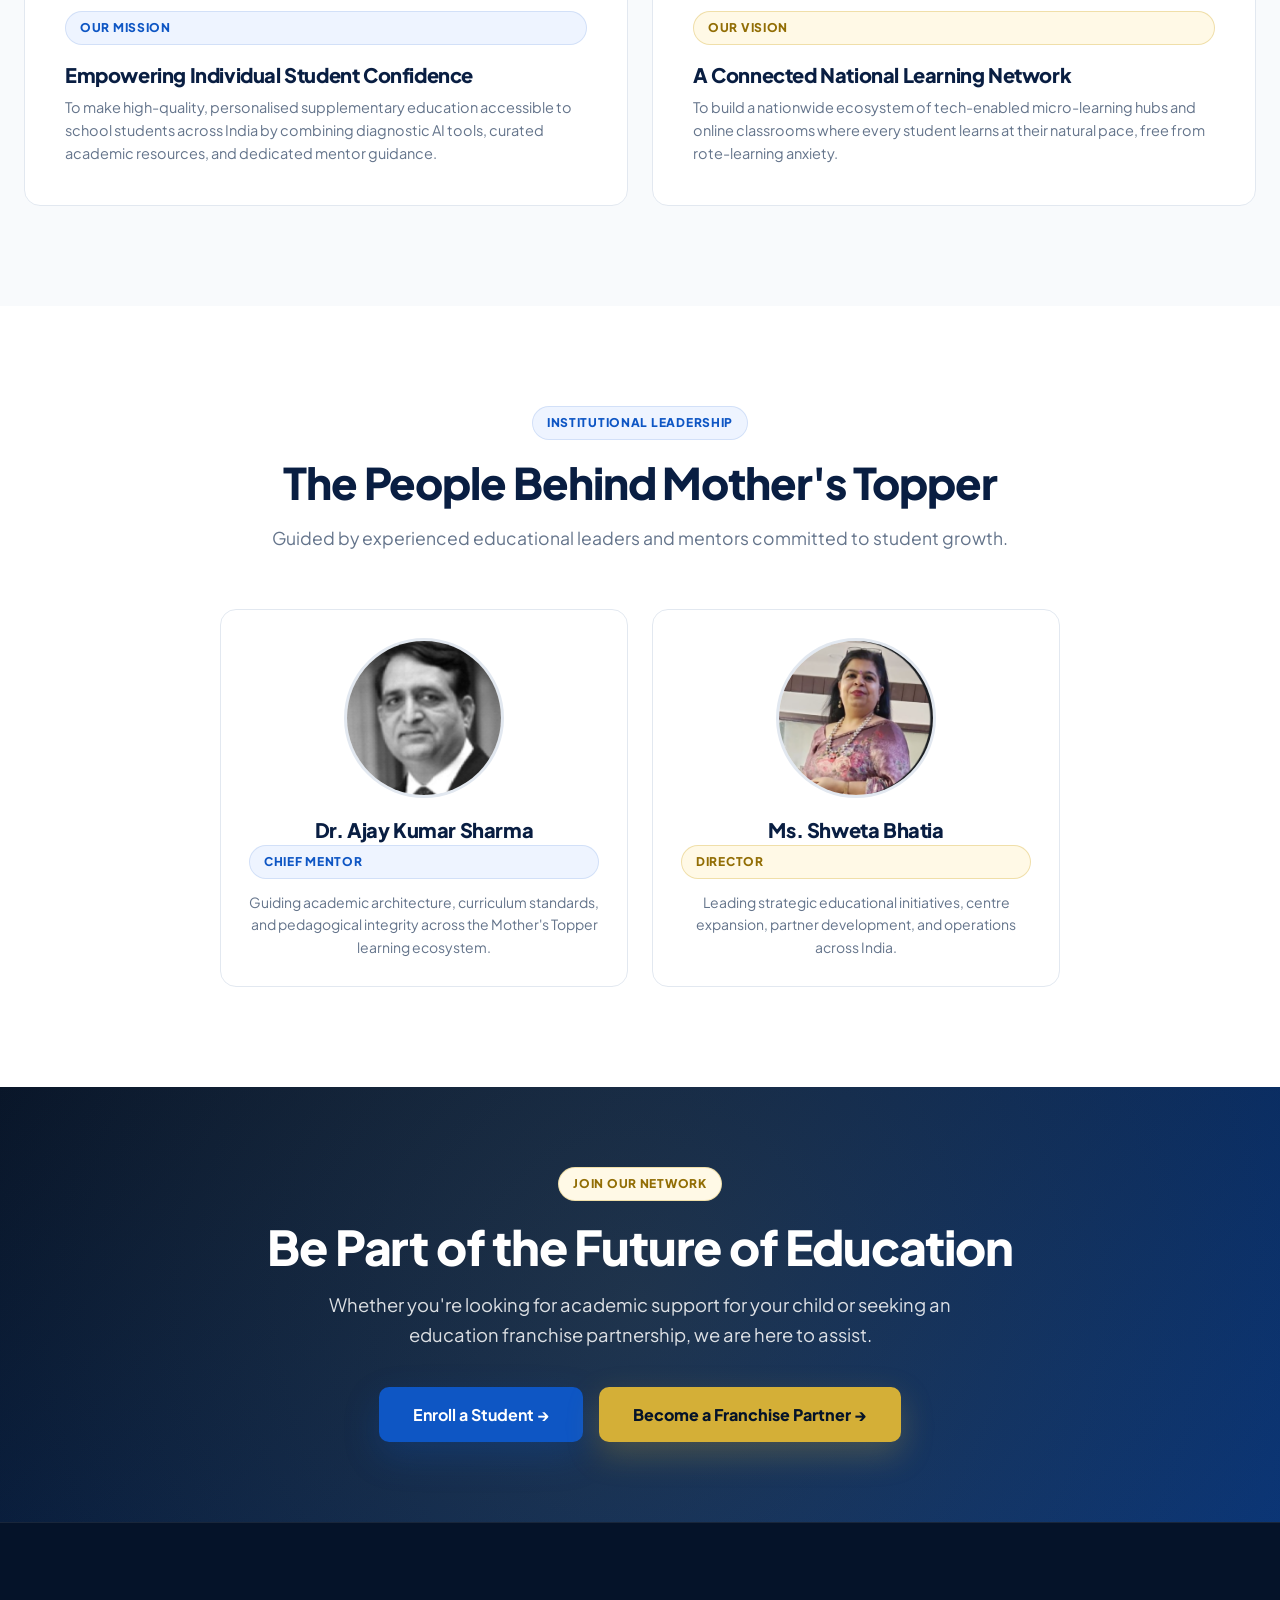
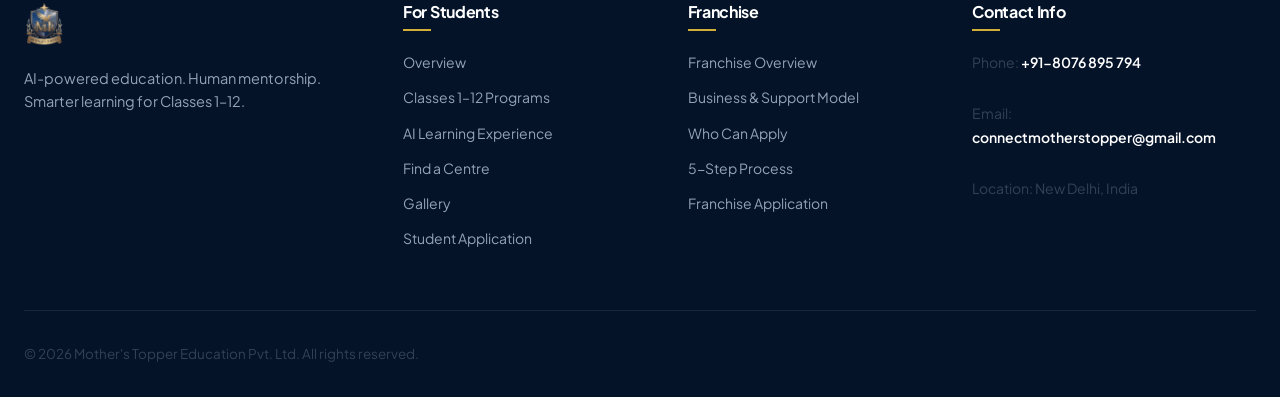
<file: about.html>
<!DOCTYPE html>
<html lang="en">
<head>
  <meta charset="utf-8">
  <meta name="viewport" content="width=device-width, initial-scale=1">
  <title>About Us | Mother's Topper AI Education Ecosystem</title>
  <meta name="description" content="Learn about Mother's Topper, an AI-driven supplementary education ecosystem for Classes 1–12 operating under Centennial Education Pvt. Ltd., in academic collaboration with SRCEF.">
  <link rel="canonical" href="https://motherstopperindia.com/about.html">
  <meta property="og:title" content="About Mother's Topper | Institutional Background & Leadership">
  <meta property="og:description" content="AI for Practice. Mentors for Guidance. Operating under Centennial Education Pvt. Ltd. with SRCEF alliance.">
  <meta property="og:image" content="img/logo.png">
  <link rel="icon" href="img/logo.png">
  <link rel="stylesheet" href="css/style.css">
  <script defer src="js/main.js"></script>
</head>
<body>
  <a class="skip-link" href="#main">Skip to main content</a>

  <!-- Global Header -->
  <header class="site-header" data-header>
    <div class="container nav-container">
      <a class="brand-logo" href="index.html" aria-label="Mother's Topper Home">
        <img src="img/logo.png" alt="Mother's Topper India" width="220" height="72">
        <span class="brand-copy">
          <strong class="brand">The Mother's Topper</strong>
          <small class="tag-line">A Legacy of Ecellence. A Future of Success</small>
        </span>
      </a>
      <div class="header-ctas">
        <a class="btn btn-primary btn-sm" href="student-application.html">Enroll For Free Assessment</a>
        <a class="btn btn-gold btn-sm" href="franchise-application.html">Become a Franchise</a>
      </div>
    </div>
  </header>

  <div class="site-nav-bar">
    <div class="container site-nav-container">
      <button class="menu-toggle" type="button" aria-label="Open navigation menu" aria-expanded="false" data-menu-toggle>
        <span></span><span></span><span></span>
      </button>
      <nav class="main-nav" aria-label="Primary Navigation" data-nav>
        <a href="index.html">Home</a>
        <a href="student.html">Students</a>

        <a href="programs.html">Programs</a>
        <a href="centres.html">Centres</a>
        <a href="gallery.html">Gallery</a>
        <a href="franchise.html">Franchise</a>
        <a href="about.html" class="active">About</a>
        <a href="contact.html">Contact</a>
      </nav>
    </div>
  </div>

  <main id="main">
    <!-- Page Hero -->
    <section class="page-hero">
      <div class="container page-hero-grid">
        <div class="reveal">
          <span class="eyebrow">Our Story & Mission</span>
          <h1>Education That Adapts to Every Student.</h1>
          <p class="hero-lede">Mother's Topper combines AI-powered diagnostic tutoring, structured academic programs, and local learning centres to build personalized learning experiences for students from Classes 1–12.</p>
          <div class="btn-group" style="margin-top: 24px;">
            <a class="btn btn-primary btn-lg" href="student-application.html">Enroll a Student &rarr;</a>
            <a class="btn btn-gold btn-lg" href="franchise-application.html">Franchise Partnership &rarr;</a>
          </div>
        </div>
        <div class="hero-image-wrap reveal reveal-delay-1">
          <img src="img/4.jpg" alt="Mother's Topper Learning Centre Interior" width="600" height="380">
        </div>
      </div>
    </section>

    <!-- Institutional Foundation & Story -->
    <section class="section-pad">
      <div class="container">
        <div class="hero-grid">
          <div class="feature-card reveal" style="padding: 40px; background: var(--surface-alt);">
            <img src="img/logo.png" alt="Mother's Topper Crest" width="220" height="70" style="margin-bottom: 24px;">
            <strong style="display:block; font-size:18px; color:var(--navy); margin-bottom:12px;">A Legacy of Academic Excellence.</strong>
            <p>Operating as a specialized educational initiative under <strong>Centennial Education Pvt. Ltd.</strong>, in academic collaboration with learning partner <strong>Shri Ram Centennial Education Foundation (SRCEF)</strong>.</p>
          </div>

          <div class="reveal reveal-delay-1">
            <span class="eyebrow">Our Foundation</span>
            <h2>Built for Modern Supplementary Education</h2>
            <p>Traditional tuition centres in India are often constrained by rigid batch schedules, crowded classrooms, and one-way lectures where individual student doubts remain unanswered.</p>
            <p>Mother's Topper was built to bridge this gap. By uniting adaptive AI technology with compassionate human educators, we create an environment where every child's specific learning obstacles are identified and resolved before exams arrive.</p>
          </div>
        </div>
      </div>
    </section>

    <!-- Mission & Vision -->
    <section class="section-pad bg-soft">
      <div class="container">
        <div class="card-grid grid-2">
          <!-- Mission -->
          <article class="feature-card reveal" style="padding: 40px;">
            <div class="card-icon-wrap">
              <svg width="26" height="26" viewBox="0 0 24 24" fill="none" stroke="currentColor" stroke-width="2"><circle cx="12" cy="12" r="10"/><polyline points="12 6 12 12 14 14"/></svg>
            </div>
            <span class="eyebrow">Our Mission</span>
            <h3>Empowering Individual Student Confidence</h3>
            <p>To make high-quality, personalised supplementary education accessible to school students across India by combining diagnostic AI tools, curated academic resources, and dedicated mentor guidance.</p>
          </article>

          <!-- Vision -->
          <article class="feature-card reveal reveal-delay-1" style="padding: 40px;">
            <div class="card-icon-wrap">
              <svg width="26" height="26" viewBox="0 0 24 24" fill="none" stroke="currentColor" stroke-width="2"><path d="M1 12s4-8 11-8 11 8 11 8-4 8-11 8-11-8-11-8z"/><circle cx="12" cy="12" r="3"/></svg>
            </div>
            <span class="eyebrow gold">Our Vision</span>
            <h3>A Connected National Learning Network</h3>
            <p>To build a nationwide ecosystem of tech-enabled micro-learning hubs and online classrooms where every student learns at their natural pace, free from rote-learning anxiety.</p>
          </article>
        </div>
      </div>
    </section>

    <!-- Leadership Section -->
    <section class="section-pad">
      <div class="container">
        <div class="section-header reveal">
          <span class="eyebrow">Institutional Leadership</span>
          <h2>The People Behind Mother's Topper</h2>
          <p>Guided by experienced educational leaders and mentors committed to student growth.</p>
        </div>

        <div class="card-grid grid-2" style="max-width: 840px; margin: 0 auto;">
          <!-- Leader 1 -->
          <article class="feature-card reveal" style="padding:28px; text-align:center;">
            <div style="width:160px; height:160px; border-radius:50%; overflow:hidden; margin:0 auto 20px; border:3px solid var(--border);">
              <img src="img/12.jpg" alt="Dr. Ajay Kumar Sharma photograph" width="160" height="160" style="width:100%; height:100%; object-fit:cover;">
            </div>
            <h3 style="margin-bottom:4px;">Dr. Ajay Kumar Sharma</h3>
            <span class="eyebrow" style="margin-bottom:12px;">Chief Mentor</span>
            <p style="font-size:14px; color:var(--ink-muted);">Guiding academic architecture, curriculum standards, and pedagogical integrity across the Mother's Topper learning ecosystem.</p>
          </article>

          <!-- Leader 2 -->
          <article class="feature-card reveal reveal-delay-1" style="padding:28px; text-align:center;">
            <div style="width:160px; height:160px; border-radius:50%; overflow:hidden; margin:0 auto 20px; border:3px solid var(--border);">
              <img src="img/11.jpg" alt="Ms. Shweta Bhatia photograph" width="160" height="160" style="width:100%; height:100%; object-fit:cover;">
            </div>
            <h3 style="margin-bottom:4px;">Ms. Shweta Bhatia</h3>
            <span class="eyebrow gold" style="margin-bottom:12px;">Director</span>
            <p style="font-size:14px; color:var(--ink-muted);">Leading strategic educational initiatives, centre expansion, partner development, and operations across India.</p>
          </article>
        </div>
      </div>
    </section>

    <!-- CTA Banner -->
    <section class="cta-banner">
      <div class="container reveal">
        <span class="eyebrow gold">Join Our Network</span>
        <h2>Be Part of the Future of Education</h2>
        <p>Whether you're looking for academic support for your child or seeking an education franchise partnership, we are here to assist.</p>
        <div class="btn-group" style="justify-content: center;">
          <a class="btn btn-primary btn-lg" href="student-application.html">Enroll a Student &rarr;</a>
          <a class="btn btn-gold btn-lg" href="franchise-application.html">Become a Franchise Partner &rarr;</a>
        </div>
      </div>
    </section>
  </main>

  <!-- Global Footer -->
  <footer class="site-footer">
    <div class="container footer-grid">
      <div class="footer-brand">
        <img src="img/logo.png" alt="Mother's Topper Logo" width="190" height="60">
        <p>AI-powered education. Human mentorship. Smarter learning for Classes 1–12.</p>
      </div>

      <div class="footer-col">
        <h4>For Students</h4>
        <div class="footer-links">
          <a href="student.html">Overview</a>
          <a href="programs.html">Classes 1–12 Programs</a>
          <a href="ai-learning.html">AI Learning Experience</a>
          <a href="centres.html">Find a Centre</a>
          <a href="gallery.html">Gallery</a>
          <a href="student-application.html">Student Application</a>
        </div>
      </div>

      <div class="footer-col">
        <h4>Franchise</h4>
        <div class="footer-links">
          <a href="franchise.html">Franchise Overview</a>
          <a href="franchise-model.html">Business & Support Model</a>
          <a href="franchise-eligibility.html">Who Can Apply</a>
          <a href="franchise-process.html">5-Step Process</a>
          <a href="franchise-application.html">Franchise Application</a>
        </div>
      </div>

      <div class="footer-col">
        <h4>Contact Info</h4>
        <div class="footer-contact-info">
          <p>Phone: <a href="tel:+918076895794">+91-8076 895 794</a></p>
          <p>Email: <a href="mailto:connectmotherstopper@gmail.com">connectmotherstopper@gmail.com</a></p>
          <p>Location: New Delhi, India</p>
        </div>
      </div>
    </div>

    <div class="container footer-bottom">
      <p>&copy; 2026 Mother's Topper Education Pvt. Ltd. All rights reserved.</p>
    </div>
  </footer>

  <a class="whatsapp-floating-btn" href="https://wa.me/918076895794" target="_blank" rel="noopener" aria-label="Chat with Mother's Topper on WhatsApp">WhatsApp Us</a>
  <div class="mobile-bottom-bar" aria-label="Mobile quick actions">
    <div class="mobile-bottom-actions">
      <a class="mob-call-btn" href="tel:+918076895794">Call</a>
      <a class="mob-wa-btn" href="https://wa.me/918076895794" target="_blank" rel="noopener">WhatsApp</a>
      <a class="mob-apply-btn" href="student-application.html">Apply</a>
    </div>
  </div>
</body>
</html>
</file>
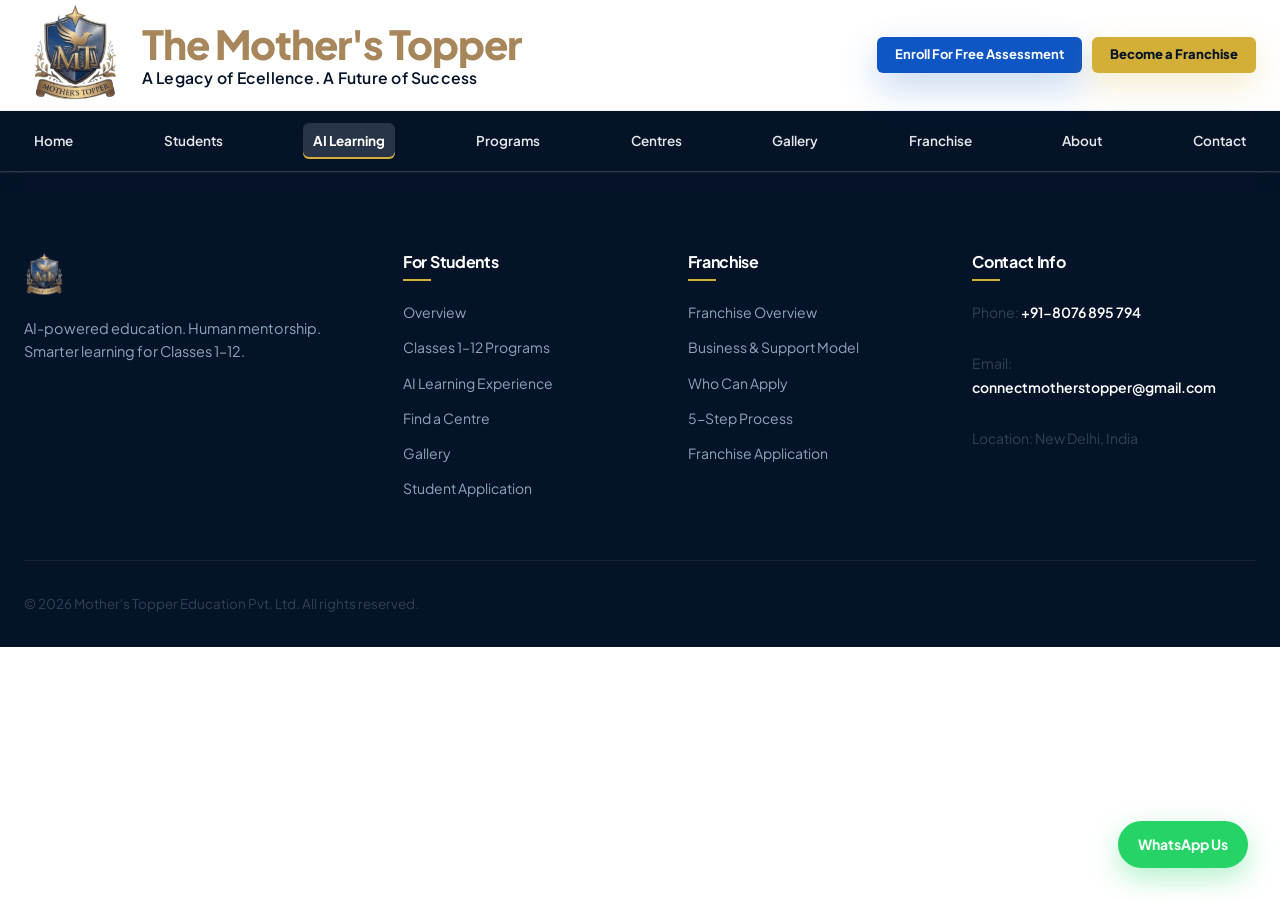
<file: ai-learning.html>
<!DOCTYPE html>
<html lang="en">
<head>
  <meta charset="utf-8">
  <meta name="viewport" content="width=device-width, initial-scale=1">
  <title>AI Learning Model | Mother's Topper Adaptive Tutoring</title>
  <meta name="description" content="Explore the Mother's Topper AI learning platform. Diagnostic assessment, a human-like AI avatar for online learning, adaptive practice, and human mentor synergy for Classes 1–12.">
  <link rel="canonical" href="https://motherstopperindia.com/ai-learning.html">
  <meta property="og:title" content="AI Learning Model | Mother's Topper">
  <meta property="og:description" content="AI for Practice. Mentors for Guidance. Discover our 6-step adaptive learning cycle.">
  <meta property="og:image" content="img/logo.png">
  <link rel="icon" href="img/logo.png">
  <link rel="stylesheet" href="css/style.css">
  <script defer src="js/main.js"></script>
</head>
<body>
  <a class="skip-link" href="#main">Skip to main content</a>

  <!-- Global Header -->
  <header class="site-header" data-header>
    <div class="container nav-container">
      <a class="brand-logo" href="index.html" aria-label="Mother's Topper Home">
        <img src="img/logo.png" alt="Mother's Topper India" width="220" height="72">
        <span class="brand-copy">
          <strong class="brand">The Mother's Topper</strong>
          <small class="tag-line">A Legacy of Ecellence. A Future of Success</small>
        </span>
      </a>
      <div class="header-ctas">
        <a class="btn btn-primary btn-sm" href="student-application.html">Enroll For Free Assessment</a>
        <a class="btn btn-gold btn-sm" href="franchise-application.html">Become a Franchise</a>
      </div>
    </div>
  </header>

  <div class="site-nav-bar">
    <div class="container site-nav-container">
      <button class="menu-toggle" type="button" aria-label="Open navigation menu" aria-expanded="false" data-menu-toggle>
        <span></span><span></span><span></span>
      </button>
      <nav class="main-nav" aria-label="Primary Navigation" data-nav>
        <a href="index.html">Home</a>
        <a href="student.html">Students</a>
        <a href="ai-learning.html" class="active">AI Learning</a>
        <a href="programs.html">Programs</a>
        <a href="centres.html">Centres</a>
        <a href="gallery.html">Gallery</a>
        <a href="franchise.html">Franchise</a>
        <a href="about.html">About</a>
        <a href="contact.html">Contact</a>
      </nav>
    </div>
  </div>

  <main id="main">
   
  </main>

  <!-- Global Footer -->
  <footer class="site-footer">
    <div class="container footer-grid">
      <div class="footer-brand">
        <img src="img/logo.png" alt="Mother's Topper Logo" width="190" height="60">
        <p>AI-powered education. Human mentorship. Smarter learning for Classes 1–12.</p>
      </div>

      <div class="footer-col">
        <h4>For Students</h4>
        <div class="footer-links">
          <a href="student.html">Overview</a>
          <a href="programs.html">Classes 1–12 Programs</a>
          <a href="ai-learning.html">AI Learning Experience</a>
          <a href="centres.html">Find a Centre</a>
          <a href="gallery.html">Gallery</a>
          <a href="student-application.html">Student Application</a>
        </div>
      </div>

      <div class="footer-col">
        <h4>Franchise</h4>
        <div class="footer-links">
          <a href="franchise.html">Franchise Overview</a>
          <a href="franchise-model.html">Business & Support Model</a>
          <a href="franchise-eligibility.html">Who Can Apply</a>
          <a href="franchise-process.html">5-Step Process</a>
          <a href="franchise-application.html">Franchise Application</a>
        </div>
      </div>

      <div class="footer-col">
        <h4>Contact Info</h4>
        <div class="footer-contact-info">
          <p>Phone: <a href="tel:+918076895794">+91-8076 895 794</a></p>
          <p>Email: <a href="mailto:connectmotherstopper@gmail.com">connectmotherstopper@gmail.com</a></p>
          <p>Location: New Delhi, India</p>
        </div>
      </div>
    </div>

    <div class="container footer-bottom">
      <p>&copy; 2026 Mother's Topper Education Pvt. Ltd. All rights reserved.</p>
    </div>
  </footer>

  <a class="whatsapp-floating-btn" href="https://wa.me/918076895794" target="_blank" rel="noopener" aria-label="Chat with Mother's Topper on WhatsApp">WhatsApp Us</a>
  <div class="mobile-bottom-bar" aria-label="Mobile quick actions">
    <div class="mobile-bottom-actions">
      <a class="mob-call-btn" href="tel:+918076895794">Call</a>
      <a class="mob-wa-btn" href="https://wa.me/918076895794" target="_blank" rel="noopener">WhatsApp</a>
      <a class="mob-apply-btn" href="student-application.html">Apply</a>
    </div>
  </div>
</body>
<style>

/* ===============================
   MOTHER'S TOPPER AI WIDGET
   =============================== */

.mt-ai-widget {
  width: 100%;
  max-width: 480px;
  background: #07182f;
  border-radius: 18px;
  padding: 15px;
  color: white;
  font-family: Arial, sans-serif;
  box-shadow: 0 15px 40px rgba(0,0,0,.15);
  overflow: hidden;
}


/* HEADER */

.mt-ai-header {
  display: flex;
  justify-content: space-between;
  align-items: center;
  padding-bottom: 12px;
  border-bottom: 1px solid rgba(255,255,255,.1);
}

.mt-ai-title {
  display: flex;
  align-items: center;
  gap: 9px;
}

.mt-ai-avatar {
  width: 34px;
  height: 34px;
  border-radius: 50%;
  background: #155bd7;
  display: flex;
  align-items: center;
  justify-content: center;
  font-size: 17px;
}

.mt-ai-title strong {
  display: block;
  font-size: 14px;
}

.mt-ai-title span {
  display: block;
  font-size: 10px;
  color: #94a3b8;
  margin-top: 2px;
}

.mt-ai-live {
  font-size: 10px;
  color: #34d399;
  border: 1px solid rgba(52,211,153,.3);
  background: rgba(52,211,153,.08);
  padding: 6px 9px;
  border-radius: 20px;
}

.mt-ai-live i {
  display: inline-block;
  width: 6px;
  height: 6px;
  background: #34d399;
  border-radius: 50%;
  margin-right: 4px;
  animation: mtPulse 1.5s infinite;
}

@keyframes mtPulse {
  50% {
    opacity: .3;
    transform: scale(.7);
  }
}


/* CONTENT */

.mt-ai-content {
  display: flex;
  gap: 12px;
  padding: 13px 0 8px;
}


/* AVATAR */

.mt-ai-face {
  width: 85px;
  min-width: 85px;
  height: 115px;
  position: relative;
  display: flex;
  justify-content: center;
  align-items: center;
}

.mt-ai-glow {
  position: absolute;
  width: 70px;
  height: 70px;
  border-radius: 50%;
  background: #1764df;
  filter: blur(25px);
  opacity: .35;
}

.mt-ai-head {
  position: absolute;
  width: 58px;
  height: 65px;
  background: #e7ad82;
  border-radius: 48% 48% 45% 45%;
  top: 16px;
  z-index: 2;
}

.mt-ai-head::before {
  content: "";
  position: absolute;
  width: 62px;
  height: 29px;
  background: #17243b;
  top: -6px;
  left: -2px;
  border-radius: 35px 35px 10px 10px;
}

.mt-eye {
  position: absolute;
  width: 5px;
  height: 5px;
  background: #182235;
  border-radius: 50%;
  top: 31px;
}

.mt-eye-left {
  left: 16px;
}

.mt-eye-right {
  right: 16px;
}

.mt-mouth {
  position: absolute;
  width: 15px;
  height: 6px;
  border-bottom: 2px solid #853e38;
  border-radius: 50%;
  left: 21px;
  top: 46px;
}

.mt-ai-body {
  position: absolute;
  width: 72px;
  height: 45px;
  background: linear-gradient(135deg,#1764df,#083b91);
  bottom: 2px;
  border-radius: 35px 35px 10px 10px;
}


/* SPEAKING */

.mt-ai-widget.speaking .mt-mouth {
  height: 10px;
  background: #853e38;
  border: none;
  animation: mtTalk .18s infinite alternate;
}

.mt-ai-widget.speaking .mt-ai-face {
  animation: mtFloat .7s infinite alternate;
}

@keyframes mtTalk {
  from {
    transform: scaleY(.5);
  }
  to {
    transform: scaleY(1);
  }
}

@keyframes mtFloat {
  from {
    transform: translateY(0);
  }
  to {
    transform: translateY(-4px);
  }
}


/* CHAT */

.mt-ai-chat {
  height: 110px;
  overflow-y: auto;
  flex: 1;
  padding-right: 2px;
}

.mt-ai-message {
  background: #192c48;
  padding: 9px 11px;
  border-radius: 10px;
  border-bottom-left-radius: 3px;
  color: #dbe5f2;
  font-size: 11px;
  line-height: 1.45;
  margin-bottom: 7px;
}

.mt-student-message {
  background: #155bd7;
  border-radius: 10px;
  border-bottom-right-radius: 3px;
  padding: 9px 11px;
  font-size: 11px;
  line-height: 1.45;
  margin: 7px 0 7px auto;
  max-width: 90%;
}


/* TYPING */

.mt-typing {
  background: #192c48;
  display: inline-flex;
  gap: 3px;
  padding: 9px;
  border-radius: 10px;
}

.mt-typing span {
  width: 5px;
  height: 5px;
  border-radius: 50%;
  background: #94a3b8;
  animation: mtTyping 1s infinite;
}

.mt-typing span:nth-child(2) {
  animation-delay: .15s;
}

.mt-typing span:nth-child(3) {
  animation-delay: .3s;
}

@keyframes mtTyping {
  50% {
    transform: translateY(-4px);
  }
}


/* SUGGESTIONS */

.mt-ai-suggestions {
  display: flex;
  gap: 6px;
  overflow-x: auto;
  padding: 3px 0 10px;
}

.mt-ai-suggestions button {
  white-space: nowrap;
  border: 1px solid rgba(255,255,255,.12);
  background: rgba(255,255,255,.05);
  color: #cbd5e1;
  border-radius: 20px;
  padding: 6px 9px;
  font-size: 9px;
  cursor: pointer;
}

.mt-ai-suggestions button:hover {
  background: #155bd7;
  color: white;
}


/* INPUT */

.mt-ai-input {
  display: flex;
  gap: 6px;
}

.mt-ai-input input {
  flex: 1;
  min-width: 0;
  border: 1px solid #31445f;
  background: #14263f;
  color: white;
  border-radius: 8px;
  padding: 10px;
  font-size: 11px;
  outline: none;
}

.mt-ai-input input:focus {
  border-color: #2670e8;
}

.mt-ai-input button {
  border: none;
  background: #eab308;
  color: #111827;
  font-weight: 700;
  border-radius: 8px;
  padding: 0 14px;
  cursor: pointer;
}

.mt-ai-input button:hover {
  transform: translateY(-1px);
}


/* MOBILE */

@media(max-width:480px) {

  .mt-ai-widget {
    max-width: 100%;
  }

  .mt-ai-face {
    display: none;
  }

}

</style>


<script>

/* ===============================
   AI TEACHER LOGIC
   =============================== */

const mtChat = document.getElementById("mtAiChat");
const mtInput = document.getElementById("mtAiInput");
const mtWidget = document.querySelector(".mt-ai-widget");


function mtAddMessage(text, type) {

  const msg = document.createElement("div");

  msg.className =
    type === "student"
      ? "mt-student-message"
      : "mt-ai-message";

  msg.innerHTML = text;

  mtChat.appendChild(msg);

  mtChat.scrollTop = mtChat.scrollHeight;
}


function mtTyping() {

  const typing = document.createElement("div");

  typing.id = "mtTyping";

  typing.className = "mt-typing";

  typing.innerHTML = `
    <span></span>
    <span></span>
    <span></span>
  `;

  mtChat.appendChild(typing);

  mtChat.scrollTop = mtChat.scrollHeight;
}


function mtRemoveTyping() {

  const typing = document.getElementById("mtTyping");

  if (typing) {
    typing.remove();
  }

}


/* Demo AI responses */

function mtGetAnswer(question) {

  const q = question.toLowerCase();


  if (q.includes("photosynthesis")) {

    return `
      🌱 <b>Photosynthesis</b> is how green plants
      make their food using sunlight.

      <br><br>

      ☀️ Sunlight + 💧 Water + CO₂
      → 🍃 Glucose + Oxygen

      <br><br>

      In simple words: plants use sunlight
      to turn water and carbon dioxide into food.
    `;

  }


  if (
    q.includes("gravity") ||
    q.includes("newton")
  ) {

    return `
      🚀 <b>Gravity</b> is the force that pulls
      objects toward each other.

      <br><br>

      Earth's gravity pulls everything
      toward the ground.

      <br><br>

      That's why when you jump,
      you come back down! 🙂
    `;

  }


  if (
    q.includes("2x") ||
    q.includes("solve")
  ) {

    return `
      🧮 Let's solve it step-by-step.

      <br><br>

      2x + 5 = 15

      <br><br>

      Subtract 5:

      <b>2x = 10</b>

      <br><br>

      Divide by 2:

      <b>x = 5</b> 🎯
    `;

  }


  return `
    🤖 Great question!

    <br><br>

    I can help you understand
    <b>Math, Physics, Chemistry,
    Biology and English.</b>

    <br><br>

    Ask me a specific question
    and I'll explain it step-by-step.
  `;

}


/* SEND */

function mtSend() {

  const question = mtInput.value.trim();

  if (!question) return;


  mtAddMessage(question, "student");

  mtInput.value = "";

  mtTyping();

  mtWidget.classList.add("speaking");


  setTimeout(() => {

    mtRemoveTyping();

    const answer = mtGetAnswer(question);

    mtAddMessage(answer, "ai");

    mtSpeak(
      answer.replace(/<[^>]*>/g, "")
    );

  }, 900);

}


/* QUICK QUESTIONS */

function mtAsk(question) {

  mtInput.value = question;

  mtSend();

}


/* VOICE */

function mtSpeak(text) {

  if (!window.speechSynthesis) {

    mtWidget.classList.remove("speaking");

    return;

  }

  speechSynthesis.cancel();

  const voice =
    new SpeechSynthesisUtterance(text);

  voice.rate = .95;
  voice.pitch = 1;

  voice.onend = () => {
    mtWidget.classList.remove("speaking");
  };

  speechSynthesis.speak(voice);

}

</script>
</html>
</file>
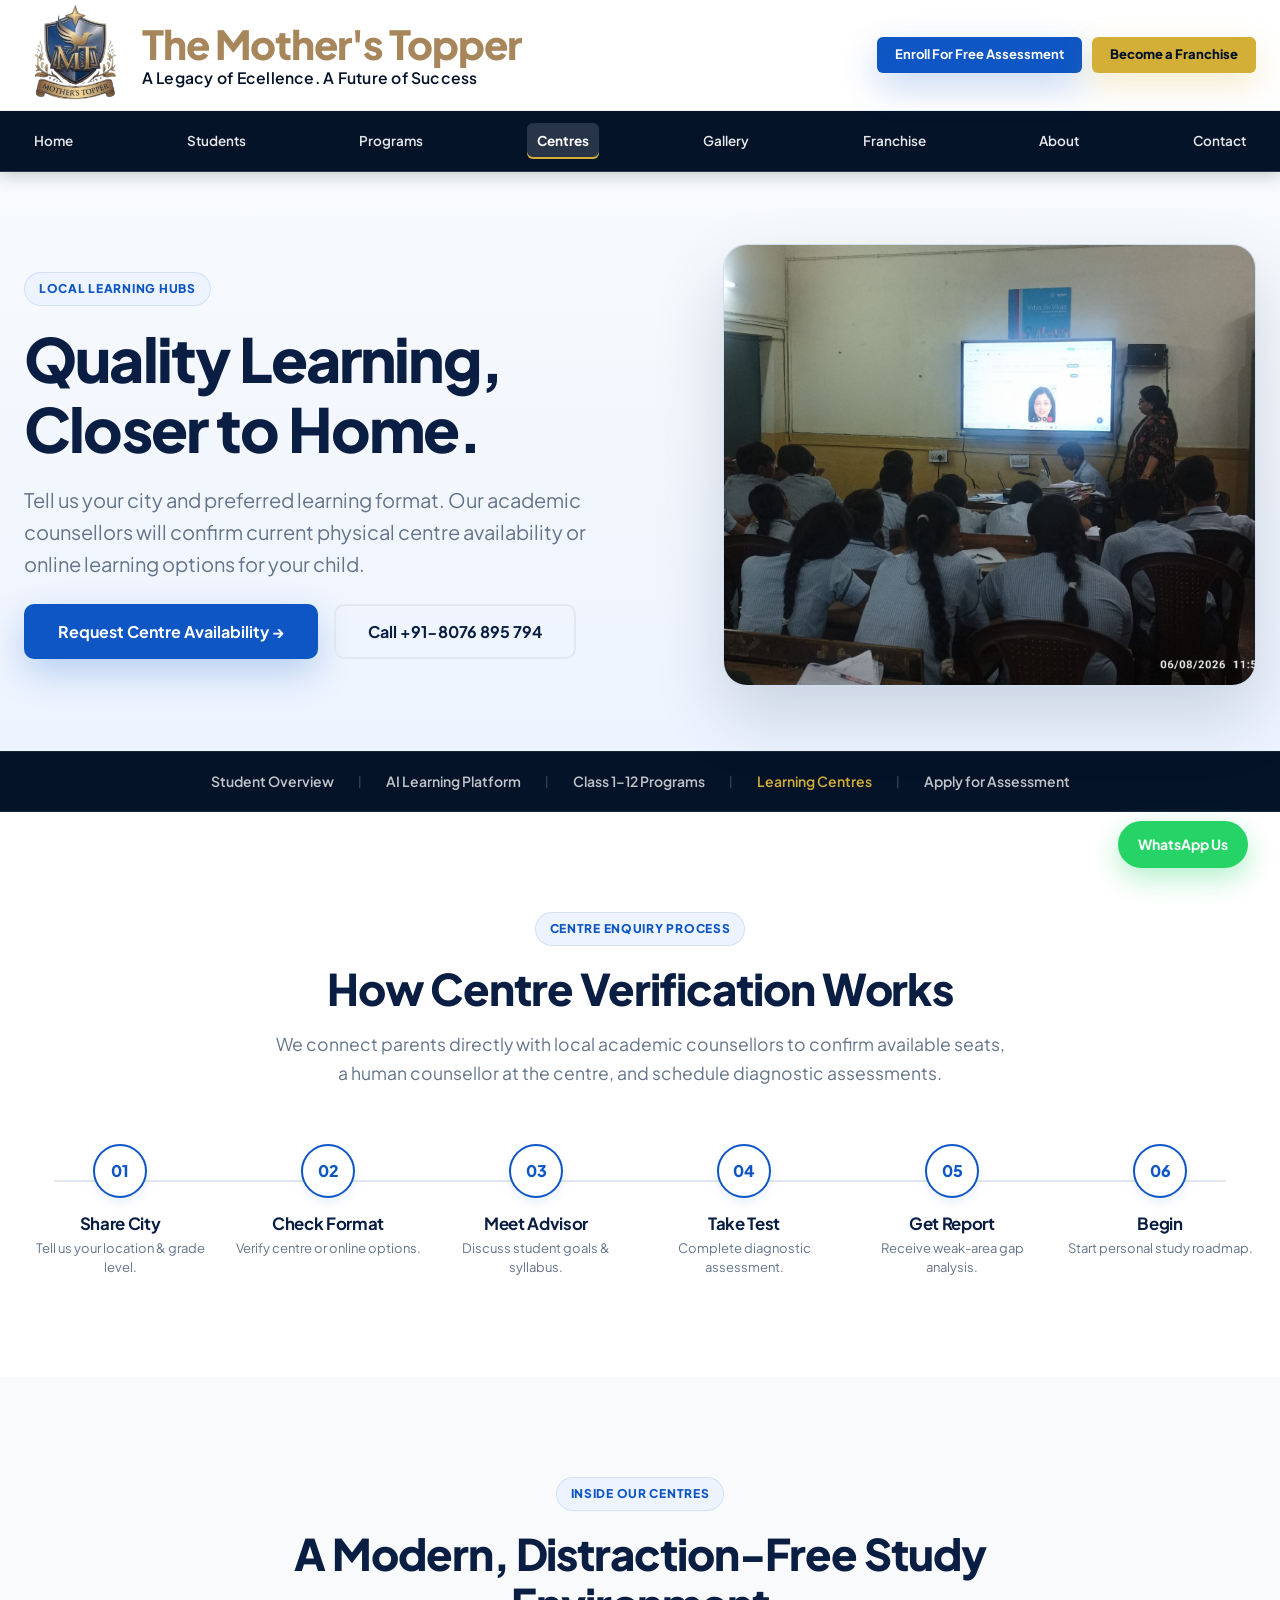
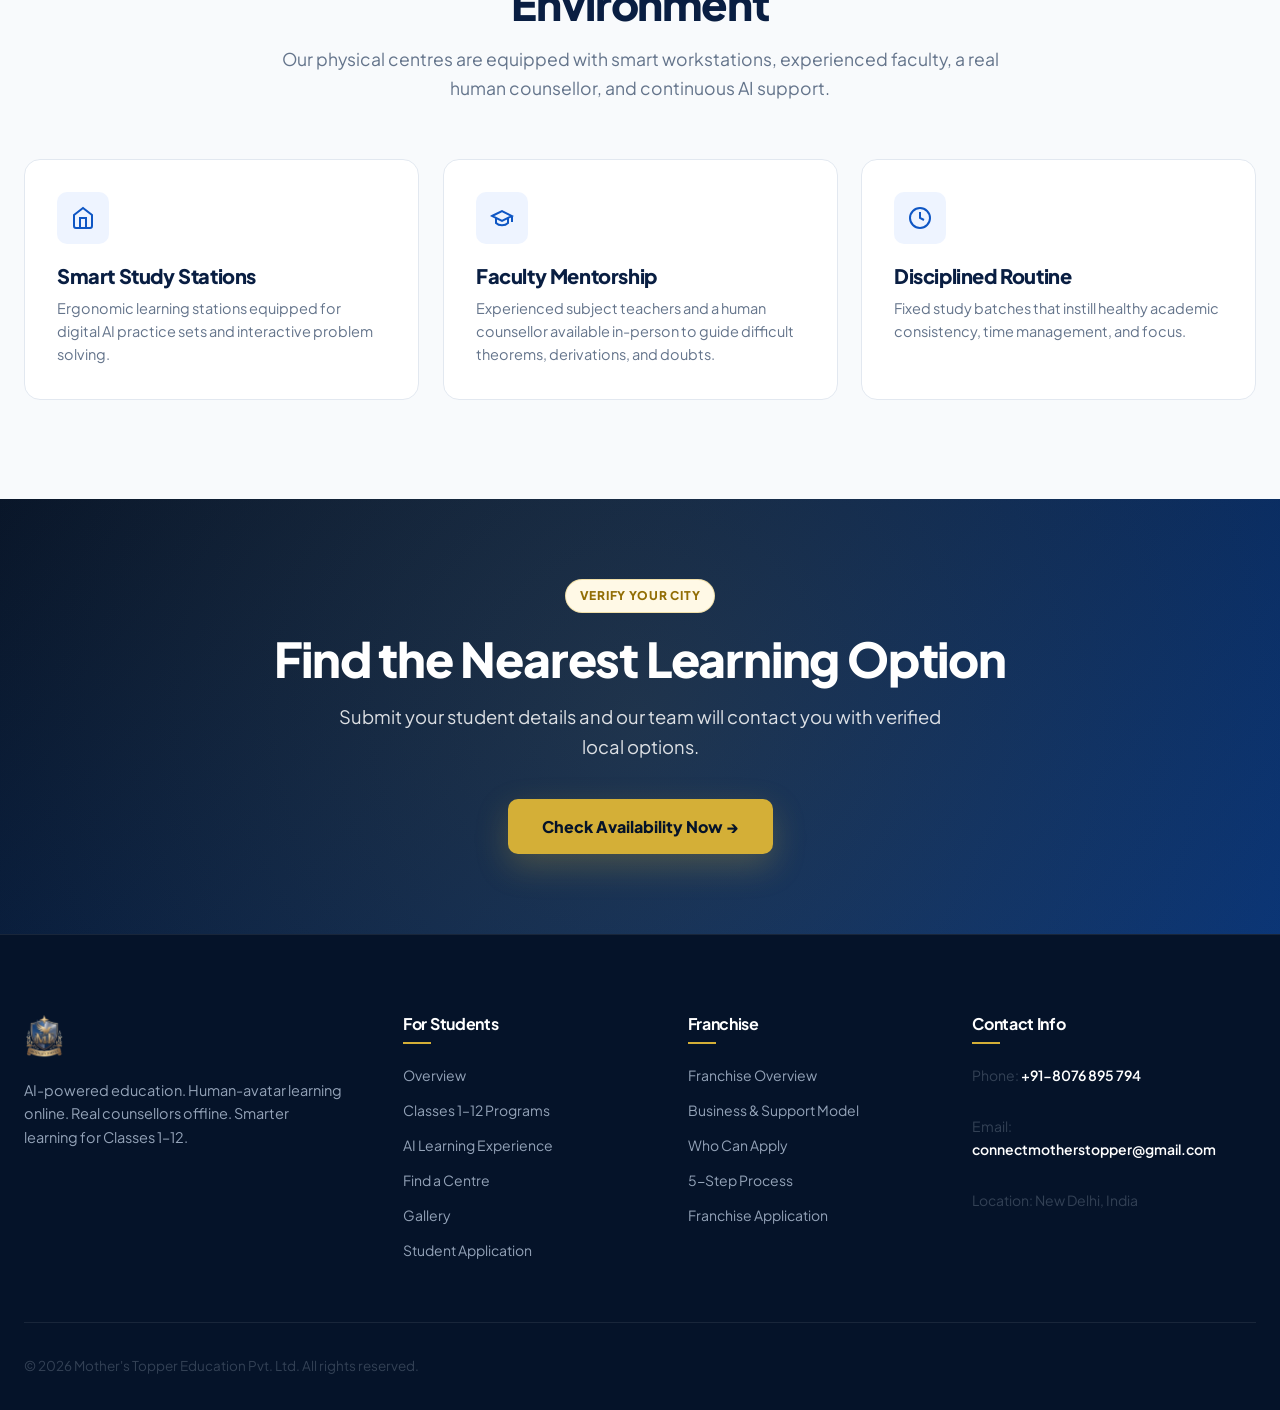
<file: centres.html>
<!DOCTYPE html>
<html lang="en">
<head>
  <meta charset="utf-8">
  <meta name="viewport" content="width=device-width, initial-scale=1">
  <title>Learning Centres | Mother's Topper Quality Learning Closer to Home</title>
  <meta name="description" content="Find Mother's Topper learning centre options in your city. Check availability for physical learning hubs, a human counsellor at the centre, and human-avatar AI tutoring for Classes 1–12.">
  <link rel="canonical" href="https://motherstopperindia.com/centres.html">
  <meta property="og:title" content="Learning Centres | Mother's Topper">
  <meta property="og:description" content="Quality Learning, Closer to Home. Connect with Mother's Topper to verify local learning options.">
  <meta property="og:image" content="img/logo.png">
  <link rel="icon" href="img/logo.png">
  <link rel="stylesheet" href="css/style.css">
  <script defer src="js/main.js"></script>
</head>
<body>
  <a class="skip-link" href="#main">Skip to main content</a>

  <!-- Global Header -->
  <header class="site-header" data-header>
    <div class="container nav-container">
      <a class="brand-logo" href="index.html" aria-label="Mother's Topper Home">
        <img src="img/logo.png" alt="Mother's Topper India" width="220" height="72">
        <span class="brand-copy">
          <strong class="brand">The Mother's Topper</strong>
          <small class="tag-line">A Legacy of Ecellence. A Future of Success</small>
        </span>
      </a>
      <div class="header-ctas">
        <a class="btn btn-primary btn-sm" href="student-application.html">Enroll For Free Assessment</a>
        <a class="btn btn-gold btn-sm" href="franchise-application.html">Become a Franchise</a>
      </div>
    </div>
  </header>

  <div class="site-nav-bar">
    <div class="container site-nav-container">
      <button class="menu-toggle" type="button" aria-label="Open navigation menu" aria-expanded="false" data-menu-toggle>
        <span></span><span></span><span></span>
      </button>
      <nav class="main-nav" aria-label="Primary Navigation" data-nav>
        <a href="index.html">Home</a>
        <a href="student.html">Students</a>
      
        <a href="programs.html">Programs</a>
        <a href="centres.html" class="active">Centres</a>
        <a href="gallery.html">Gallery</a>
        <a href="franchise.html">Franchise</a>
        <a href="about.html">About</a>
        <a href="contact.html">Contact</a>
      </nav>
    </div>
  </div>

  <main id="main">
    <!-- Page Hero -->
    <section class="page-hero">
      <div class="container page-hero-grid">
        <div class="reveal">
          <span class="eyebrow">Local Learning Hubs</span>
          <h1>Quality Learning, Closer to Home.</h1>
          <p class="hero-lede">Tell us your city and preferred learning format. Our academic counsellors will confirm current physical centre availability or online learning options for your child.</p>
          <div class="btn-group" style="margin-top: 24px;">
            <a class="btn btn-primary btn-lg" href="student-application.html">Request Centre Availability &rarr;</a>
            <a class="btn btn-outline btn-lg" href="tel:+918076895794">Call +91-8076 895 794</a>
          </div>
        </div>
        <div class="hero-image-wrap reveal reveal-delay-1">
          <img src="img/4.jpg" alt="Mother's Topper Learning Centre" width="600" height="380">
        </div>
      </div>
    </section>

    <!-- Sub-navigation links -->
    <div class="subnav-strip">
      <div class="container">
        <div class="subnav-links">
          <a href="student.html">Student Overview</a>
          <span class="subnav-divider">|</span>
          <a href="ai-learning.html">AI Learning Platform</a>
          <span class="subnav-divider">|</span>
          <a href="programs.html">Class 1–12 Programs</a>
          <span class="subnav-divider">|</span>
          <a href="centres.html" class="active">Learning Centres</a>
          <span class="subnav-divider">|</span>
          <a href="student-application.html">Apply for Assessment</a>
        </div>
      </div>
    </div>

    <!-- How Centre Enquiry Works -->
    <section class="section-pad">
      <div class="container">
        <div class="section-header reveal">
          <span class="eyebrow">Centre Enquiry Process</span>
          <h2>How Centre Verification Works</h2>
          <p>We connect parents directly with local academic counsellors to confirm available seats, a human counsellor at the centre, and schedule diagnostic assessments.</p>
        </div>

        <div class="timeline-process reveal">
          <div class="process-step">
            <div class="step-circle">01</div>
            <h4>Share City</h4>
            <p>Tell us your location & grade level.</p>
          </div>

          <div class="process-step">
            <div class="step-circle">02</div>
            <h4>Check Format</h4>
            <p>Verify centre or online options.</p>
          </div>

          <div class="process-step">
            <div class="step-circle">03</div>
            <h4>Meet Advisor</h4>
            <p>Discuss student goals & syllabus.</p>
          </div>

          <div class="process-step">
            <div class="step-circle">04</div>
            <h4>Take Test</h4>
            <p>Complete diagnostic assessment.</p>
          </div>

          <div class="process-step">
            <div class="step-circle">05</div>
            <h4>Get Report</h4>
            <p>Receive weak-area gap analysis.</p>
          </div>

          <div class="process-step">
            <div class="step-circle">06</div>
            <h4>Begin</h4>
            <p>Start personal study roadmap.</p>
          </div>
        </div>
      </div>
    </section>

    <!-- Centre Features Grid -->
    <section class="section-pad bg-soft">
      <div class="container">
        <div class="section-header reveal">
          <span class="eyebrow">Inside Our Centres</span>
          <h2>A Modern, Distraction-Free Study Environment</h2>
          <p>Our physical centres are equipped with smart workstations, experienced faculty, a real human counsellor, and continuous AI support.</p>
        </div>

        <div class="card-grid grid-3">
          <article class="feature-card reveal">
            <div class="card-icon-wrap">
              <svg width="24" height="24" viewBox="0 0 24 24" fill="none" stroke="currentColor" stroke-width="2"><path d="M3 9l9-7 9 7v11a2 2 0 0 1-2 2H5a2 2 0 0 1-2-2z"/><polyline points="9 22 9 12 15 12 15 22"/></svg>
            </div>
            <h3>Smart Study Stations</h3>
            <p>Ergonomic learning stations equipped for digital AI practice sets and interactive problem solving.</p>
          </article>

          <article class="feature-card reveal reveal-delay-1">
            <div class="card-icon-wrap">
              <svg width="24" height="24" viewBox="0 0 24 24" fill="none" stroke="currentColor" stroke-width="2"><path d="M22 10v6M2 10l10-5 10 5-10 5z"/><path d="M6 12v5c3 3 9 3 12 0v-5"/></svg>
            </div>
            <h3>Faculty Mentorship</h3>
            <p>Experienced subject teachers and a human counsellor available in-person to guide difficult theorems, derivations, and doubts.</p>
          </article>

          <article class="feature-card reveal reveal-delay-2">
            <div class="card-icon-wrap">
              <svg width="24" height="24" viewBox="0 0 24 24" fill="none" stroke="currentColor" stroke-width="2"><circle cx="12" cy="12" r="10"/><path d="M12 6v6l4 2"/></svg>
            </div>
            <h3>Disciplined Routine</h3>
            <p>Fixed study batches that instill healthy academic consistency, time management, and focus.</p>
          </article>
        </div>
      </div>
    </section>

    <!-- CTA Banner -->
    <section class="cta-banner">
      <div class="container reveal">
        <span class="eyebrow gold">Verify Your City</span>
        <h2>Find the Nearest Learning Option</h2>
        <p>Submit your student details and our team will contact you with verified local options.</p>
        <a class="btn btn-gold btn-lg" href="student-application.html">Check Availability Now &rarr;</a>
      </div>
    </section>
  </main>

  <!-- Global Footer -->
  <footer class="site-footer">
    <div class="container footer-grid">
      <div class="footer-brand">
        <img src="img/logo.png" alt="Mother's Topper Logo" width="190" height="60">
        <p>AI-powered education. Human-avatar learning online. Real counsellors offline. Smarter learning for Classes 1–12.</p>
      </div>

      <div class="footer-col">
        <h4>For Students</h4>
        <div class="footer-links">
          <a href="student.html">Overview</a>
          <a href="programs.html">Classes 1–12 Programs</a>
          <a href="ai-learning.html">AI Learning Experience</a>
          <a href="centres.html">Find a Centre</a>
          <a href="gallery.html">Gallery</a>
          <a href="student-application.html">Student Application</a>
        </div>
      </div>

      <div class="footer-col">
        <h4>Franchise</h4>
        <div class="footer-links">
          <a href="franchise.html">Franchise Overview</a>
          <a href="franchise-model.html">Business & Support Model</a>
          <a href="franchise-eligibility.html">Who Can Apply</a>
          <a href="franchise-process.html">5-Step Process</a>
          <a href="franchise-application.html">Franchise Application</a>
        </div>
      </div>

      <div class="footer-col">
        <h4>Contact Info</h4>
        <div class="footer-contact-info">
          <p>Phone: <a href="tel:+918076895794">+91-8076 895 794</a></p>
          <p>Email: <a href="mailto:connectmotherstopper@gmail.com">connectmotherstopper@gmail.com</a></p>
          <p>Location: New Delhi, India</p>
        </div>
      </div>
    </div>

    <div class="container footer-bottom">
      <p>&copy; 2026 Mother's Topper Education Pvt. Ltd. All rights reserved.</p>
    </div>
  </footer>

  <a class="whatsapp-floating-btn" href="https://wa.me/918076895794" target="_blank" rel="noopener" aria-label="Chat with Mother's Topper on WhatsApp">WhatsApp Us</a>
  <div class="mobile-bottom-bar" aria-label="Mobile quick actions">
    <div class="mobile-bottom-actions">
      <a class="mob-call-btn" href="tel:+918076895794">Call</a>
      <a class="mob-wa-btn" href="https://wa.me/918076895794" target="_blank" rel="noopener">WhatsApp</a>
      <a class="mob-apply-btn" href="student-application.html">Apply</a>
    </div>
  </div>
</body>
</html>
</file>
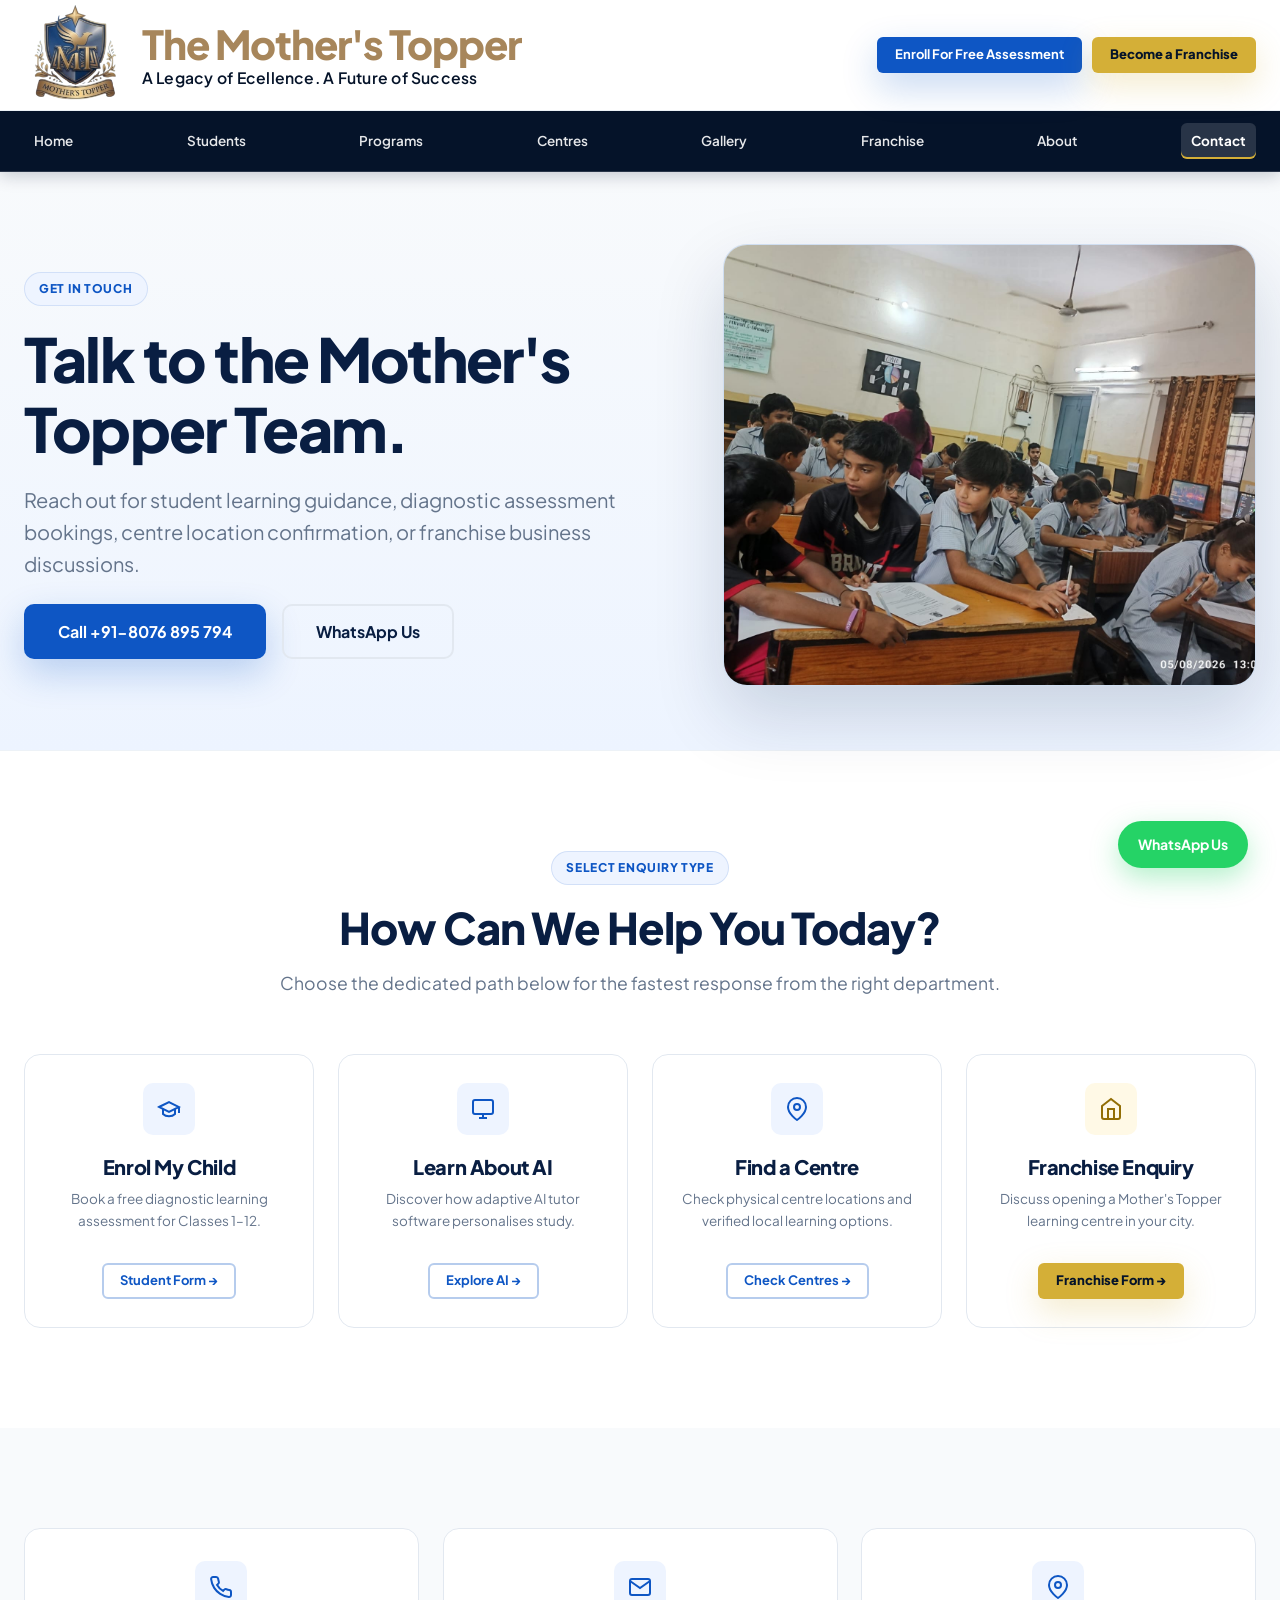
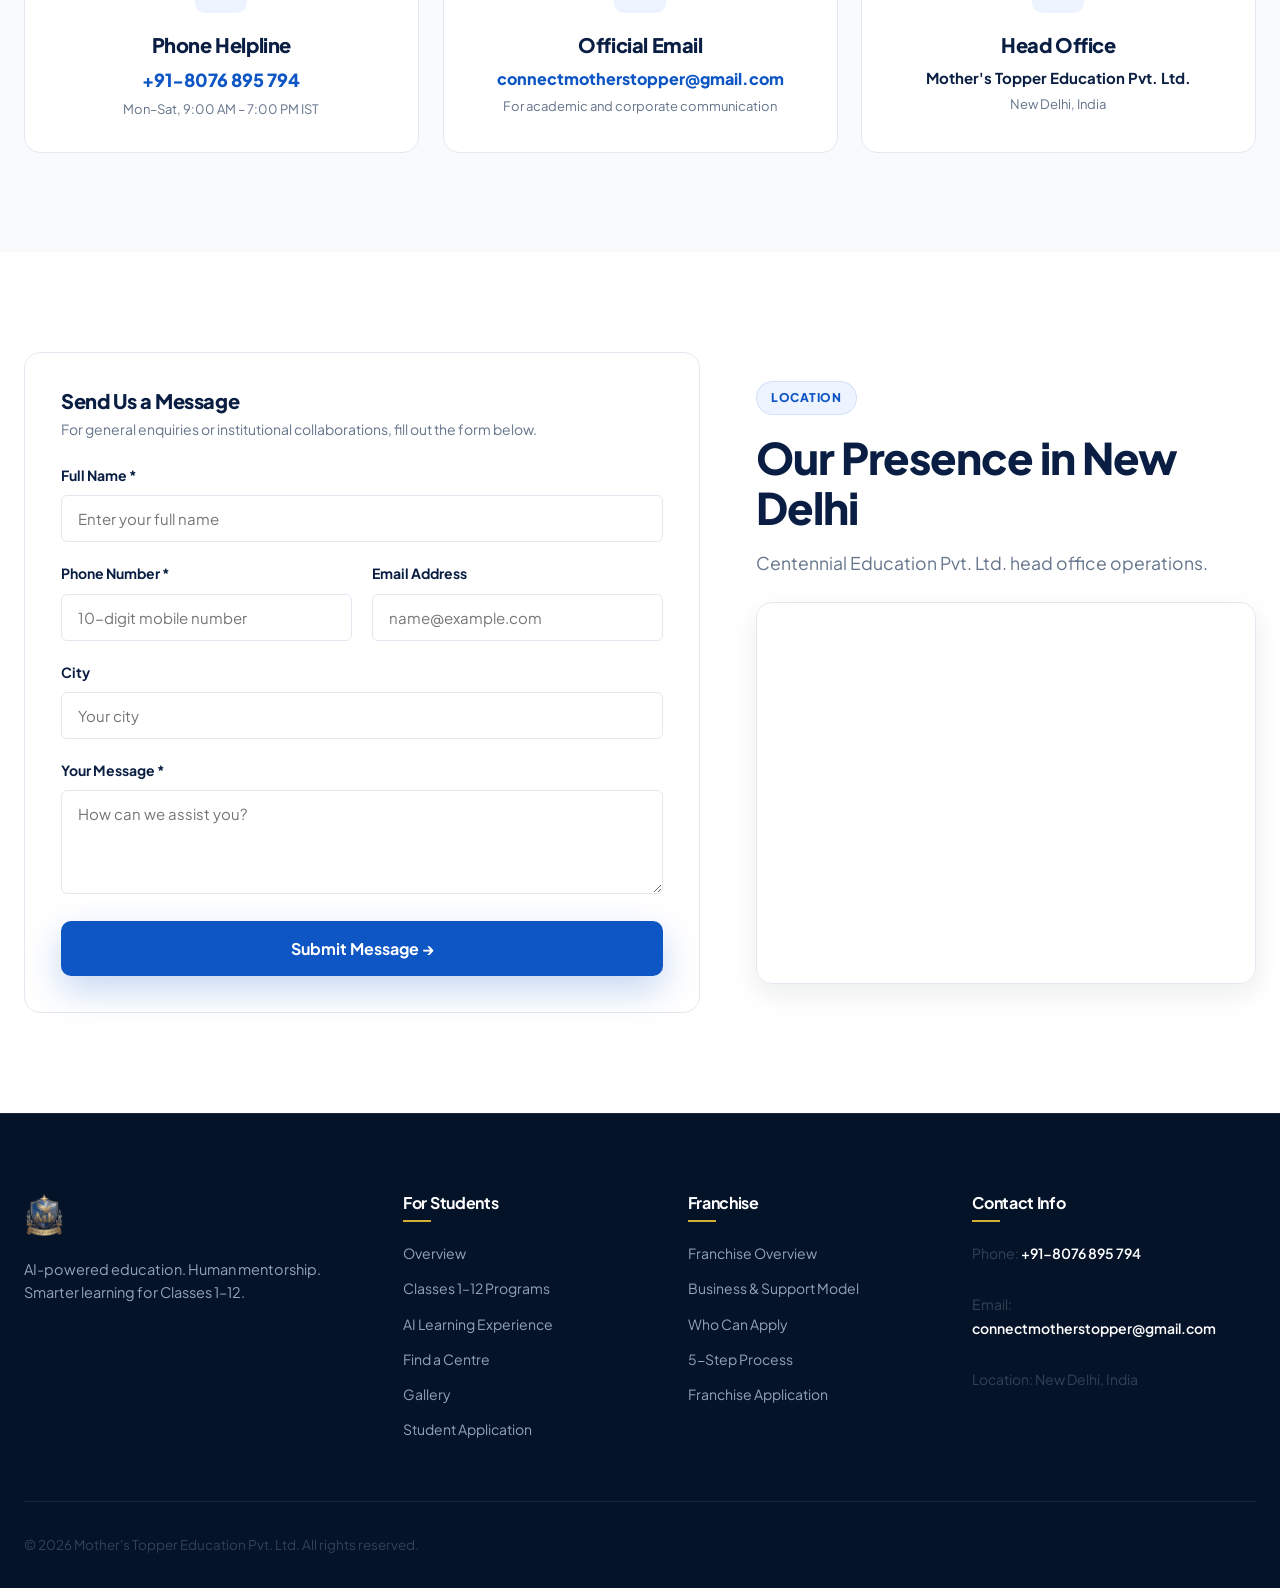
<file: contact.html>
<!DOCTYPE html>
<html lang="en">
<head>
  <meta charset="utf-8">
  <meta name="viewport" content="width=device-width, initial-scale=1">
  <title>Contact Us | Mother's Topper Academic & Franchise Support</title>
  <meta name="description" content="Contact Mother's Topper for student enrollment, AI tutoring questions, local centre information, or franchise partnership discussions.">
  <link rel="canonical" href="https://motherstopperindia.com/contact.html">
  <meta property="og:title" content="Contact Mother's Topper | Academic & Franchise Support">
  <meta property="og:description" content="Reach our New Delhi head office via phone, WhatsApp, or dedicated enquiry paths.">
  <meta property="og:image" content="img/logo.png">
  <link rel="icon" href="img/logo.png">
  <link rel="stylesheet" href="css/style.css">
  <script defer src="js/main.js"></script>
</head>
<body>
  <a class="skip-link" href="#main">Skip to main content</a>

  <!-- Global Header -->
  <header class="site-header" data-header>
    <div class="container nav-container">
      <a class="brand-logo" href="index.html" aria-label="Mother's Topper Home">
        <img src="img/logo.png" alt="Mother's Topper India" width="220" height="72">
        <span class="brand-copy">
          <strong class="brand">The Mother's Topper</strong>
          <small class="tag-line">A Legacy of Ecellence. A Future of Success</small>
        </span>
      </a>
      <div class="header-ctas">
        <a class="btn btn-primary btn-sm" href="student-application.html">Enroll For Free Assessment</a>
        <a class="btn btn-gold btn-sm" href="franchise-application.html">Become a Franchise</a>
      </div>
    </div>
  </header>

  <div class="site-nav-bar">
    <div class="container site-nav-container">
      <button class="menu-toggle" type="button" aria-label="Open navigation menu" aria-expanded="false" data-menu-toggle>
        <span></span><span></span><span></span>
      </button>
      <nav class="main-nav" aria-label="Primary Navigation" data-nav>
        <a href="index.html">Home</a>
        <a href="student.html">Students</a>
     
        <a href="programs.html">Programs</a>
        <a href="centres.html">Centres</a>
        <a href="gallery.html">Gallery</a>
        <a href="franchise.html">Franchise</a>
        <a href="about.html">About</a>
        <a href="contact.html" class="active">Contact</a>
      </nav>
    </div>
  </div>

  <main id="main">
    <!-- Page Hero -->
    <section class="page-hero">
      <div class="container page-hero-grid">
        <div class="reveal">
          <span class="eyebrow">Get In Touch</span>
          <h1>Talk to the Mother's Topper Team.</h1>
          <p class="hero-lede">Reach out for student learning guidance, diagnostic assessment bookings, centre location confirmation, or franchise business discussions.</p>
          <div class="btn-group" style="margin-top: 24px;">
            <a class="btn btn-primary btn-lg" href="tel:+918076895794">Call +91-8076 895 794</a>
            <a class="btn btn-outline btn-lg" href="https://wa.me/918076895794" target="_blank" rel="noopener">WhatsApp Us</a>
          </div>
        </div>
        <div class="hero-image-wrap reveal reveal-delay-1">
          <img src="img/9.jpg" alt="Mother's Topper Office Reception" width="600" height="380">
        </div>
      </div>
    </section>

    <!-- 4 Triage Paths: How Can We Help? -->
    <section class="section-pad">
      <div class="container">
        <div class="section-header reveal">
          <span class="eyebrow">Select Enquiry Type</span>
          <h2>How Can We Help You Today?</h2>
          <p>Choose the dedicated path below for the fastest response from the right department.</p>
        </div>

        <div class="card-grid grid-4">
          <!-- Path 1: Student -->
          <article class="feature-card reveal" style="padding:28px; text-align:center;">
            <div class="card-icon-wrap" style="margin-inline:auto;">
              <svg width="24" height="24" viewBox="0 0 24 24" fill="none" stroke="currentColor" stroke-width="2"><path d="M22 10v6M2 10l10-5 10 5-10 5z"/><path d="M6 12v5c3 3 9 3 12 0v-5"/></svg>
            </div>
            <h3>Enrol My Child</h3>
            <p style="font-size:13.5px;">Book a free diagnostic learning assessment for Classes 1–12.</p>
            <div style="margin-top:16px;">
              <a class="btn btn-outline-blue btn-sm" href="student-application.html">Student Form &rarr;</a>
            </div>
          </article>

          <!-- Path 2: AI Learning -->
          <article class="feature-card reveal reveal-delay-1" style="padding:28px; text-align:center;">
            <div class="card-icon-wrap" style="margin-inline:auto;">
              <svg width="24" height="24" viewBox="0 0 24 24" fill="none" stroke="currentColor" stroke-width="2"><rect x="2" y="3" width="20" height="14" rx="2"/><line x1="8" y1="21" x2="16" y2="21"/><line x1="12" y1="17" x2="12" y2="21"/></svg>
            </div>
            <h3>Learn About AI</h3>
            <p style="font-size:13.5px;">Discover how adaptive AI tutor software personalises study.</p>
            <div style="margin-top:16px;">
              <a class="btn btn-outline-blue btn-sm" href="ai-learning.html">Explore AI &rarr;</a>
            </div>
          </article>

          <!-- Path 3: Centres -->
          <article class="feature-card reveal reveal-delay-2" style="padding:28px; text-align:center;">
            <div class="card-icon-wrap" style="margin-inline:auto;">
              <svg width="24" height="24" viewBox="0 0 24 24" fill="none" stroke="currentColor" stroke-width="2"><path d="M21 10c0 7-9 13-9 13s-9-6-9-13a9 9 0 0 1 18 0z"/><circle cx="12" cy="10" r="3"/></svg>
            </div>
            <h3>Find a Centre</h3>
            <p style="font-size:13.5px;">Check physical centre locations and verified local learning options.</p>
            <div style="margin-top:16px;">
              <a class="btn btn-outline-blue btn-sm" href="centres.html">Check Centres &rarr;</a>
            </div>
          </article>

          <!-- Path 4: Franchise -->
          <article class="feature-card gold-accent reveal reveal-delay-3" style="padding:28px; text-align:center;">
            <div class="card-icon-wrap" style="margin-inline:auto;">
              <svg width="24" height="24" viewBox="0 0 24 24" fill="none" stroke="currentColor" stroke-width="2"><path d="M3 9l9-7 9 7v11a2 2 0 0 1-2 2H5a2 2 0 0 1-2-2z"/><polyline points="9 22 9 12 15 12 15 22"/></svg>
            </div>
            <h3>Franchise Enquiry</h3>
            <p style="font-size:13.5px;">Discuss opening a Mother's Topper learning centre in your city.</p>
            <div style="margin-top:16px;">
              <a class="btn btn-gold btn-sm" href="franchise-application.html">Franchise Form &rarr;</a>
            </div>
          </article>
        </div>
      </div>
    </section>

    <!-- Verified Contact Info Cards -->
    <section class="section-pad bg-soft">
      <div class="container">
        <div class="card-grid grid-3">
          <div class="feature-card reveal" style="text-align:center;">
            <div class="card-icon-wrap" style="margin-inline:auto;">
              <svg width="24" height="24" viewBox="0 0 24 24" fill="none" stroke="currentColor" stroke-width="2"><path d="M22 16.92v3a2 2 0 0 1-2.18 2 19.79 19.79 0 0 1-8.63-3.07 19.5 19.5 0 0 1-6-6 19.79 19.79 0 0 1-3.07-8.67A2 2 0 0 1 4.11 2h3a2 2 0 0 1 2 1.72 12.84 12.84 0 0 0 .7 2.81 2 2 0 0 1-.45 2.11L8.09 9.91a16 16 0 0 0 6 6l1.27-1.27a2 2 0 0 1 2.11-.45 12.84 12.84 0 0 0 2.81.7A2 2 0 0 1 22 16.92z"/></svg>
            </div>
            <h3>Phone Helpline</h3>
            <p style="font-size:18px; font-weight:800; color:var(--royal-blue); margin-bottom:4px;"><a href="tel:+918076895794">+91-8076 895 794</a></p>
            <p style="font-size:13px; color:var(--ink-muted);">Mon–Sat, 9:00 AM – 7:00 PM IST</p>
          </div>

          <div class="feature-card reveal reveal-delay-1" style="text-align:center;">
            <div class="card-icon-wrap" style="margin-inline:auto;">
              <svg width="24" height="24" viewBox="0 0 24 24" fill="none" stroke="currentColor" stroke-width="2"><path d="M4 4h16c1.1 0 2 .9 2 2v12c0 1.1-.9 2-2 2H4c-1.1 0-2-.9-2-2V6c0-1.1.9-2 2-2z"/><polyline points="22,6 12,13 2,6"/></svg>
            </div>
            <h3>Official Email</h3>
            <p style="font-size:16px; font-weight:800; color:var(--royal-blue); margin-bottom:4px;"><a href="mailto:connectmotherstopper@gmail.com">connectmotherstopper@gmail.com</a></p>
            <p style="font-size:13px; color:var(--ink-muted);">For academic and corporate communication</p>
          </div>

          <div class="feature-card reveal reveal-delay-2" style="text-align:center;">
            <div class="card-icon-wrap" style="margin-inline:auto;">
              <svg width="24" height="24" viewBox="0 0 24 24" fill="none" stroke="currentColor" stroke-width="2"><path d="M21 10c0 7-9 13-9 13s-9-6-9-13a9 9 0 0 1 18 0z"/><circle cx="12" cy="10" r="3"/></svg>
            </div>
            <h3>Head Office</h3>
            <p style="font-size:15px; font-weight:700; color:var(--navy); margin-bottom:4px;">Mother's Topper Education Pvt. Ltd.</p>
            <p style="font-size:13px; color:var(--ink-muted);">New Delhi, India</p>
          </div>
        </div>
      </div>
    </section>

    <!-- General Contact Form & Map -->
    <section class="section-pad">
      <div class="container hero-grid">
        <!-- Direct Message Form -->
        <div class="feature-card reveal" style="padding:36px;">
          <h3 style="margin-bottom:6px;">Send Us a Message</h3>
          <p style="font-size:14px; color:var(--ink-muted); margin-bottom:24px;">For general enquiries or institutional collaborations, fill out the form below.</p>

          <form action="submit.php" method="post">
            <input type="hidden" name="lead_type" value="contact">
            <label class="hp-field">Leave empty <input name="website" tabindex="-1" autocomplete="off"></label>

            <div class="form-group">
              <label class="form-label">Full Name *</label>
              <input class="form-input" name="full_name" required autocomplete="name" placeholder="Enter your full name">
            </div>

            <div class="form-grid-2">
              <div class="form-group">
                <label class="form-label">Phone Number *</label>
                <input class="form-input" name="phone" required inputmode="tel" autocomplete="tel" placeholder="10-digit mobile number">
              </div>

              <div class="form-group">
                <label class="form-label">Email Address</label>
                <input class="form-input" name="email" type="email" autocomplete="email" placeholder="name@example.com">
              </div>
            </div>

            <div class="form-group">
              <label class="form-label">City</label>
              <input class="form-input" name="city" autocomplete="address-level2" placeholder="Your city">
            </div>

            <div class="form-group">
              <label class="form-label">Your Message *</label>
              <textarea class="form-textarea" name="message" rows="4" required placeholder="How can we assist you?"></textarea>
            </div>

            <button class="btn btn-primary btn-lg" type="submit" name="submit" style="width:100%;">Submit Message &rarr;</button>
          </form>
        </div>

        <!-- Location Map & Details -->
        <div class="reveal reveal-delay-1">
          <div class="section-header text-left" style="margin-bottom:24px;">
            <span class="eyebrow">Location</span>
            <h2>Our Presence in New Delhi</h2>
            <p>Centennial Education Pvt. Ltd. head office operations.</p>
          </div>

          <div style="border-radius:var(--radius-md); overflow:hidden; border:1px solid var(--border); box-shadow:var(--shadow-md);">
            <iframe title="Mother's Topper Education Pvt Ltd Map" src="https://www.google.com/maps/embed?pb=!1m16!1m12!1m3!1d112090.94452371649!2d77.08207451274897!3d28.604515911027622!2m3!1f0!2f0!3f0!3m2!1i1024!2i768!4f13.1!2m1!1s%20Mother's%20Topper%20Education%20Pvt.%20Ltd.%20New%20Delhi%2C%20India!5e0!3m2!1sen!2sin!4v1787285190007!5m2!1sen!2sin" width="100%" height="380" style="border:0; display:block;" loading="lazy" referrerpolicy="strict-origin-when-cross-origin" allowfullscreen></iframe>
          </div>
        </div>
      </div>
    </section>
  </main>

  <!-- Global Footer -->
  <footer class="site-footer">
    <div class="container footer-grid">
      <div class="footer-brand">
        <img src="img/logo.png" alt="Mother's Topper Logo" width="190" height="60">
        <p>AI-powered education. Human mentorship. Smarter learning for Classes 1–12.</p>
      </div>

      <div class="footer-col">
        <h4>For Students</h4>
        <div class="footer-links">
          <a href="student.html">Overview</a>
          <a href="programs.html">Classes 1–12 Programs</a>
          <a href="ai-learning.html">AI Learning Experience</a>
          <a href="centres.html">Find a Centre</a>
          <a href="gallery.html">Gallery</a>
          <a href="student-application.html">Student Application</a>
        </div>
      </div>

      <div class="footer-col">
        <h4>Franchise</h4>
        <div class="footer-links">
          <a href="franchise.html">Franchise Overview</a>
          <a href="franchise-model.html">Business & Support Model</a>
          <a href="franchise-eligibility.html">Who Can Apply</a>
          <a href="franchise-process.html">5-Step Process</a>
          <a href="franchise-application.html">Franchise Application</a>
        </div>
      </div>

      <div class="footer-col">
        <h4>Contact Info</h4>
        <div class="footer-contact-info">
          <p>Phone: <a href="tel:+918076895794">+91-8076 895 794</a></p>
          <p>Email: <a href="mailto:connectmotherstopper@gmail.com">connectmotherstopper@gmail.com</a></p>
          <p>Location: New Delhi, India</p>
        </div>
      </div>
    </div>

    <div class="container footer-bottom">
      <p>&copy; 2026 Mother's Topper Education Pvt. Ltd. All rights reserved.</p>
    </div>
  </footer>

  <a class="whatsapp-floating-btn" href="https://wa.me/918076895794" target="_blank" rel="noopener" aria-label="Chat with Mother's Topper on WhatsApp">WhatsApp Us</a>
  <div class="mobile-bottom-bar" aria-label="Mobile quick actions">
    <div class="mobile-bottom-actions">
      <a class="mob-call-btn" href="tel:+918076895794">Call</a>
      <a class="mob-wa-btn" href="https://wa.me/918076895794" target="_blank" rel="noopener">WhatsApp</a>
      <a class="mob-apply-btn" href="student-application.html">Apply</a>
    </div>
  </div>
</body>
</html>
</file>
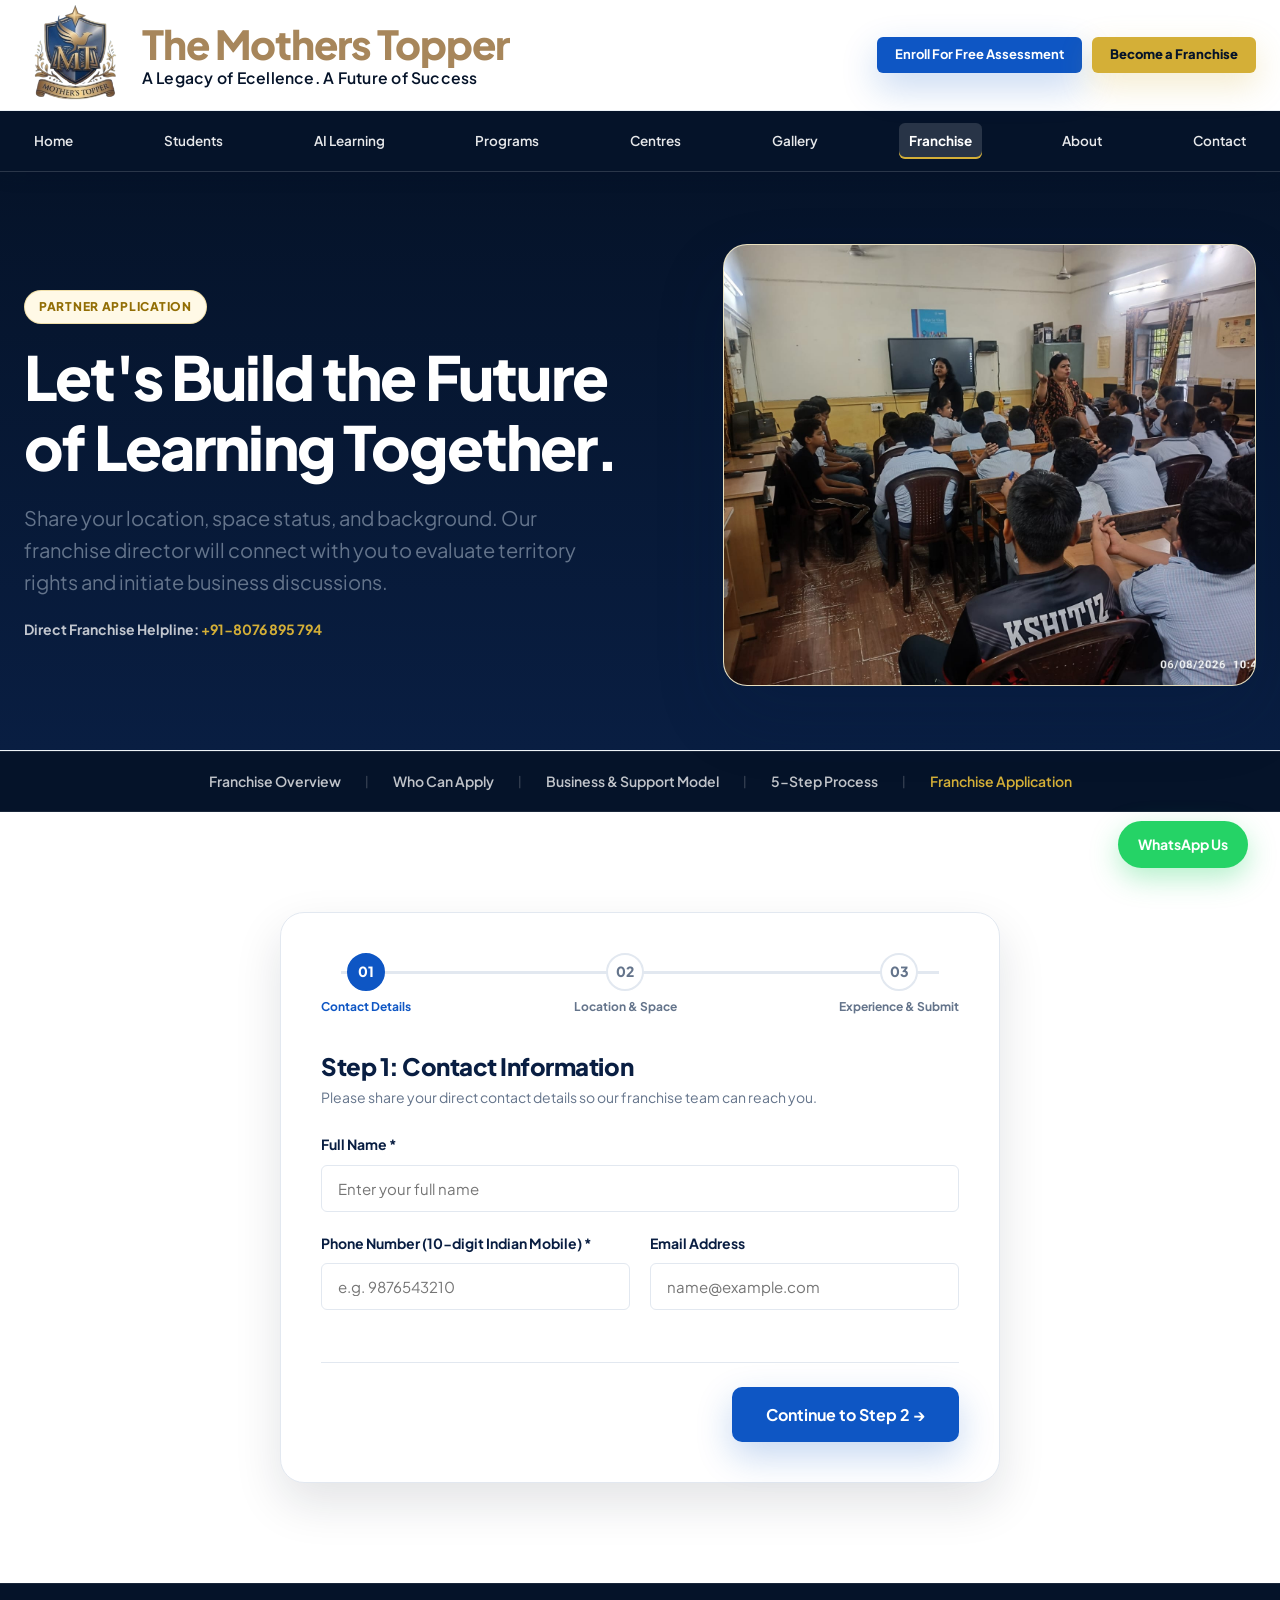
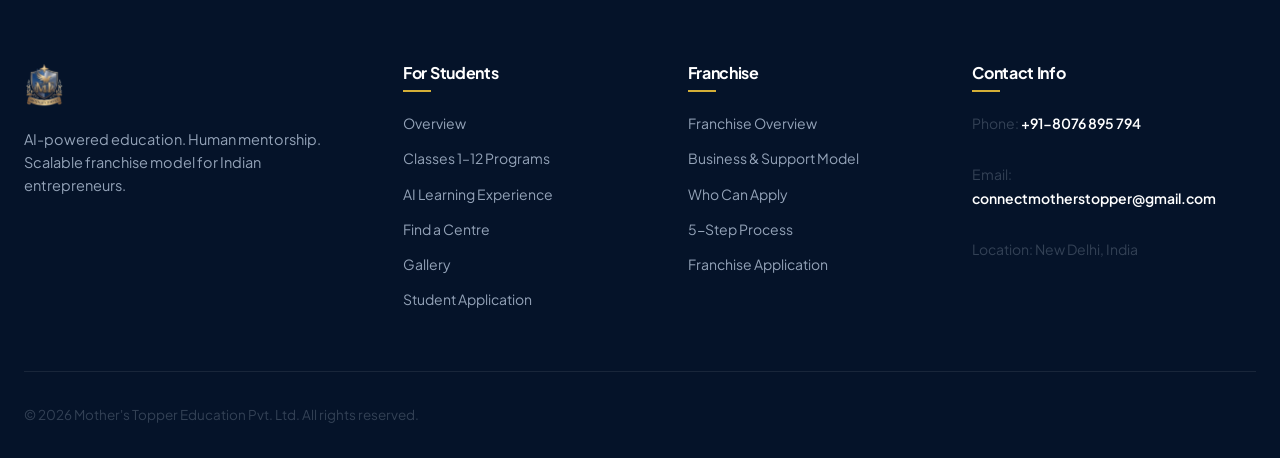
<file: franchise-application.html>
<!DOCTYPE html>
<html lang="en">
<head>
  <meta charset="utf-8">
  <meta name="viewport" content="width=device-width, initial-scale=1">
  <title>Franchise Application | Mother's Topper Education Partner Portal</title>
  <meta name="description" content="Apply for Mother's Topper education franchise. Multi-step partner inquiry form for entrepreneurs and coaching centres.">
  <link rel="canonical" href="https://motherstopperindia.com/franchise-application.html">
  <meta property="og:title" content="Franchise Application | Mother's Topper">
  <meta property="og:description" content="Let's build the future of learning together. Apply for a Mother's Topper centre franchise.">
  <meta property="og:image" content="img/logo.png">
  <link rel="icon" href="img/logo.png">
  <link rel="stylesheet" href="css/style.css">
  <script defer src="js/main.js"></script>
</head>
<body>
  <a class="skip-link" href="#main">Skip to main content</a>

  <!-- Global Header -->
  <header class="site-header" data-header>
    <div class="container nav-container">
      <a class="brand-logo" href="index.html" aria-label="Mother's Topper Home">
        <img src="img/logo.png" alt="Mother's Topper India" width="220" height="72">
        <span class="brand-copy">
          <strong class="brand">The Mothers Topper</strong>
          <small class="tag-line">A Legacy of Ecellence. A Future of Success</small>
        </span>
      </a>
      <div class="header-ctas">
        <a class="btn btn-primary btn-sm" href="student-application.html">Enroll For Free Assessment</a>
        <a class="btn btn-gold btn-sm" href="franchise-application.html">Become a Franchise</a>
      </div>
    </div>
  </header>

  <div class="site-nav-bar">
    <div class="container site-nav-container">
      <button class="menu-toggle" type="button" aria-label="Open navigation menu" aria-expanded="false" data-menu-toggle>
        <span></span><span></span><span></span>
      </button>
      <nav class="main-nav" aria-label="Primary Navigation" data-nav>
        <a href="index.html">Home</a>
        <a href="student.html">Students</a>
        <a href="ai-learning.html">AI Learning</a>
        <a href="programs.html">Programs</a>
        <a href="centres.html">Centres</a>
        <a href="gallery.html">Gallery</a>
        <a href="franchise.html" class="active">Franchise</a>
        <a href="about.html">About</a>
        <a href="contact.html">Contact</a>
      </nav>
    </div>
  </div>

  <main id="main">
    <!-- Page Hero -->
    <section class="page-hero dark-hero">
      <div class="container page-hero-grid">
        <div class="reveal">
          <span class="eyebrow gold">Partner Application</span>
          <h1 style="color:var(--white);">Let's Build the Future of Learning Together.</h1>
          <p class="hero-lede">Share your location, space status, and background. Our franchise director will connect with you to evaluate territory rights and initiate business discussions.</p>
          <div style="margin-top:20px;">
            <p style="font-size:14px; color:rgba(255,255,255,0.75);"><strong>Direct Franchise Helpline:</strong> <a href="tel:+918076895794" style="color:var(--gold); font-weight:700;">+91-8076 895 794</a></p>
          </div>
        </div>
        <div class="hero-image-wrap reveal reveal-delay-1" style="border:1px solid rgba(212, 175, 55, 0.3);">
          <img src="img/6.jpg" alt="Mother's Topper Franchise Centre Setup" width="600" height="380">
        </div>
      </div>
    </section>

    <!-- Sub-navigation links -->
    <div class="subnav-strip">
      <div class="container">
        <div class="subnav-links">
          <a href="franchise.html">Franchise Overview</a>
          <span class="subnav-divider">|</span>
          <a href="franchise-eligibility.html">Who Can Apply</a>
          <span class="subnav-divider">|</span>
          <a href="franchise-model.html">Business & Support Model</a>
          <span class="subnav-divider">|</span>
          <a href="franchise-process.html">5-Step Process</a>
          <span class="subnav-divider">|</span>
          <a href="franchise-application.html" class="active">Franchise Application</a>
        </div>
      </div>
    </div>

    <!-- Multi-Step Form Section -->
    <section class="section-pad">
      <div class="container">
        <div class="wizard-form-card reveal" data-wizard>
          <!-- Step Progress Header -->
          <div class="wizard-progress">
            <div class="wizard-progress-line">
              <div class="wizard-progress-bar" data-wizard-progress></div>
            </div>

            <div class="wizard-step-node active" data-wizard-node="1">
              <div class="node-circle">01</div>
              <span class="node-label">Contact Details</span>
            </div>

            <div class="wizard-step-node" data-wizard-node="2">
              <div class="node-circle">02</div>
              <span class="node-label">Location & Space</span>
            </div>

            <div class="wizard-step-node" data-wizard-node="3">
              <div class="node-circle">03</div>
              <span class="node-label">Experience & Submit</span>
            </div>
          </div>

          <form action="submit.php" method="post">
            <input type="hidden" name="lead_type" value="franchise">
            <label class="hp-field">Leave empty <input name="website" tabindex="-1" autocomplete="off"></label>

            <!-- STEP 1 -->
            <div class="form-step active" data-wizard-step="1">
              <h3 style="margin-bottom: 6px;">Step 1: Contact Information</h3>
              <p style="font-size:14px; color:var(--ink-muted); margin-bottom:24px;">Please share your direct contact details so our franchise team can reach you.</p>

              <div class="form-group">
                <label class="form-label">Full Name *</label>
                <input class="form-input" name="full_name" required autocomplete="name" placeholder="Enter your full name">
              </div>

              <div class="form-grid-2">
                <div class="form-group">
                  <label class="form-label">Phone Number (10-digit Indian Mobile) *</label>
                  <input class="form-input" name="phone" required inputmode="tel" autocomplete="tel" placeholder="e.g. 9876543210">
                </div>

                <div class="form-group">
                  <label class="form-label">Email Address</label>
                  <input class="form-input" name="email" type="email" autocomplete="email" placeholder="name@example.com">
                </div>
              </div>

              <div class="wizard-nav" style="justify-content: flex-end;">
                <button class="btn btn-primary btn-lg" data-wizard-next type="button">Continue to Step 2 &rarr;</button>
              </div>
            </div>

            <!-- STEP 2 -->
            <div class="form-step" data-wizard-step="2">
              <h3 style="margin-bottom: 6px;">Step 2: Proposed Location & Space Status</h3>
              <p style="font-size:14px; color:var(--ink-muted); margin-bottom:24px;">Tell us where you wish to establish the Mother's Topper learning centre.</p>

              <div class="form-grid-2">
                <div class="form-group">
                  <label class="form-label">Proposed City *</label>
                  <input class="form-input" name="city" required autocomplete="address-level2" placeholder="e.g. Lucknow, Jaipur, Pune...">
                </div>

                <div class="form-group">
                  <label class="form-label">State *</label>
                  <input class="form-input" name="state" required autocomplete="address-level1" placeholder="e.g. Uttar Pradesh, Rajasthan...">
                </div>
              </div>

              <div class="form-grid-2">
                <div class="form-group">
                  <label class="form-label">Current Occupation</label>
                  <input class="form-input" name="occupation" placeholder="e.g. Business Owner, Educator, Professional">
                </div>

                <div class="form-group">
                  <label class="form-label">Commercial Space Status</label>
                  <select class="form-select" name="commercial_space">
                    <option value="">Select Space Status</option>
                    <option value="Yes - Owned">Yes — Owned Space Available</option>
                    <option value="Yes - Rented/Leased">Yes — Leased Space Available</option>
                    <option value="Looking for space">Looking for space in target locality</option>
                    <option value="Under consideration">Evaluating suitable commercial options</option>
                  </select>
                </div>
              </div>

              <div class="wizard-nav">
                <button class="btn btn-outline" data-wizard-prev type="button">&larr; Back</button>
                <button class="btn btn-primary btn-lg" data-wizard-next type="button">Continue to Step 3 &rarr;</button>
              </div>
            </div>

            <!-- STEP 3 -->
            <div class="form-step" data-wizard-step="3">
              <h3 style="margin-bottom: 6px;">Step 3: Background & Questions</h3>
              <p style="font-size:14px; color:var(--ink-muted); margin-bottom:24px;">Help us tailor our business discussion to your specific goals.</p>

              <div class="form-grid-2">
                <div class="form-group">
                  <label class="form-label">Prior Education Business Experience</label>
                  <select class="form-select" name="education_experience">
                    <option value="">Select Option</option>
                    <option value="Yes">Yes (Running or ran coaching / school)</option>
                    <option value="No">No (New to education sector)</option>
                  </select>
                </div>

                <div class="form-group">
                  <label class="form-label">Preferred Centre Format</label>
                  <select class="form-select" name="preferred_format">
                    <option value="To be discussed">To be discussed during consultation</option>
                    <option value="Micro Study Hub (500-800 sq ft)">Micro Study Hub (500–800 sq. ft.)</option>
                    <option value="Standard Centre (800-1500 sq ft)">Standard Centre (800–1,500 sq. ft.)</option>
                    <option value="Flagship Hub (1500+ sq ft)">Flagship Hub (1,500+ sq. ft.)</option>
                  </select>
                </div>
              </div>

              <div class="form-group">
                <label class="form-label">Additional Questions or Locality Notes</label>
                <textarea class="form-textarea" name="message" rows="3" placeholder="Mention target locality, timeline to start, or specific franchise questions..."></textarea>
              </div>

              <div style="background:var(--surface-alt); border:1px solid var(--border); border-radius:var(--radius-xs); padding:14px; margin-bottom:20px;">
                <p style="font-size:12.5px; color:var(--ink-muted); margin:0;"><strong>Notice:</strong> Submitting this enquiry initiates territory feasibility screening. Investment specifics and territory exclusivity are finalized during formal business discussions.</p>
              </div>

              <div class="wizard-nav">
                <button class="btn btn-outline" data-wizard-prev type="button">&larr; Back</button>
                <button class="btn btn-gold btn-lg" type="submit" name="submit">Submit Franchise Enquiry &rarr;</button>
              </div>
            </div>
          </form>
        </div>
      </div>
    </section>
  </main>

  <!-- Global Footer -->
  <footer class="site-footer">
    <div class="container footer-grid">
      <div class="footer-brand">
        <img src="img/logo.png" alt="Mother's Topper Logo" width="190" height="60">
        <p>AI-powered education. Human mentorship. Scalable franchise model for Indian entrepreneurs.</p>
      </div>

      <div class="footer-col">
        <h4>For Students</h4>
        <div class="footer-links">
          <a href="student.html">Overview</a>
          <a href="programs.html">Classes 1–12 Programs</a>
          <a href="ai-learning.html">AI Learning Experience</a>
          <a href="centres.html">Find a Centre</a>
          <a href="gallery.html">Gallery</a>
          <a href="student-application.html">Student Application</a>
        </div>
      </div>

      <div class="footer-col">
        <h4>Franchise</h4>
        <div class="footer-links">
          <a href="franchise.html">Franchise Overview</a>
          <a href="franchise-model.html">Business & Support Model</a>
          <a href="franchise-eligibility.html">Who Can Apply</a>
          <a href="franchise-process.html">5-Step Process</a>
          <a href="franchise-application.html">Franchise Application</a>
        </div>
      </div>

      <div class="footer-col">
        <h4>Contact Info</h4>
        <div class="footer-contact-info">
          <p>Phone: <a href="tel:+918076895794">+91-8076 895 794</a></p>
          <p>Email: <a href="mailto:connectmotherstopper@gmail.com">connectmotherstopper@gmail.com</a></p>
          <p>Location: New Delhi, India</p>
        </div>
      </div>
    </div>

    <div class="container footer-bottom">
      <p>&copy; 2026 Mother's Topper Education Pvt. Ltd. All rights reserved.</p>
    </div>
  </footer>

  <a class="whatsapp-floating-btn" href="https://wa.me/918076895794" target="_blank" rel="noopener" aria-label="Chat with Mother's Topper on WhatsApp">WhatsApp Us</a>
  <div class="mobile-bottom-bar" aria-label="Mobile quick actions">
    <div class="mobile-bottom-actions">
      <a class="mob-call-btn" href="tel:+918076895794">Call</a>
      <a class="mob-wa-btn" href="https://wa.me/918076895794" target="_blank" rel="noopener">WhatsApp</a>
      <a class="mob-apply-btn" href="franchise-application.html">Apply</a>
    </div>
  </div>
</body>
</html>
</file>
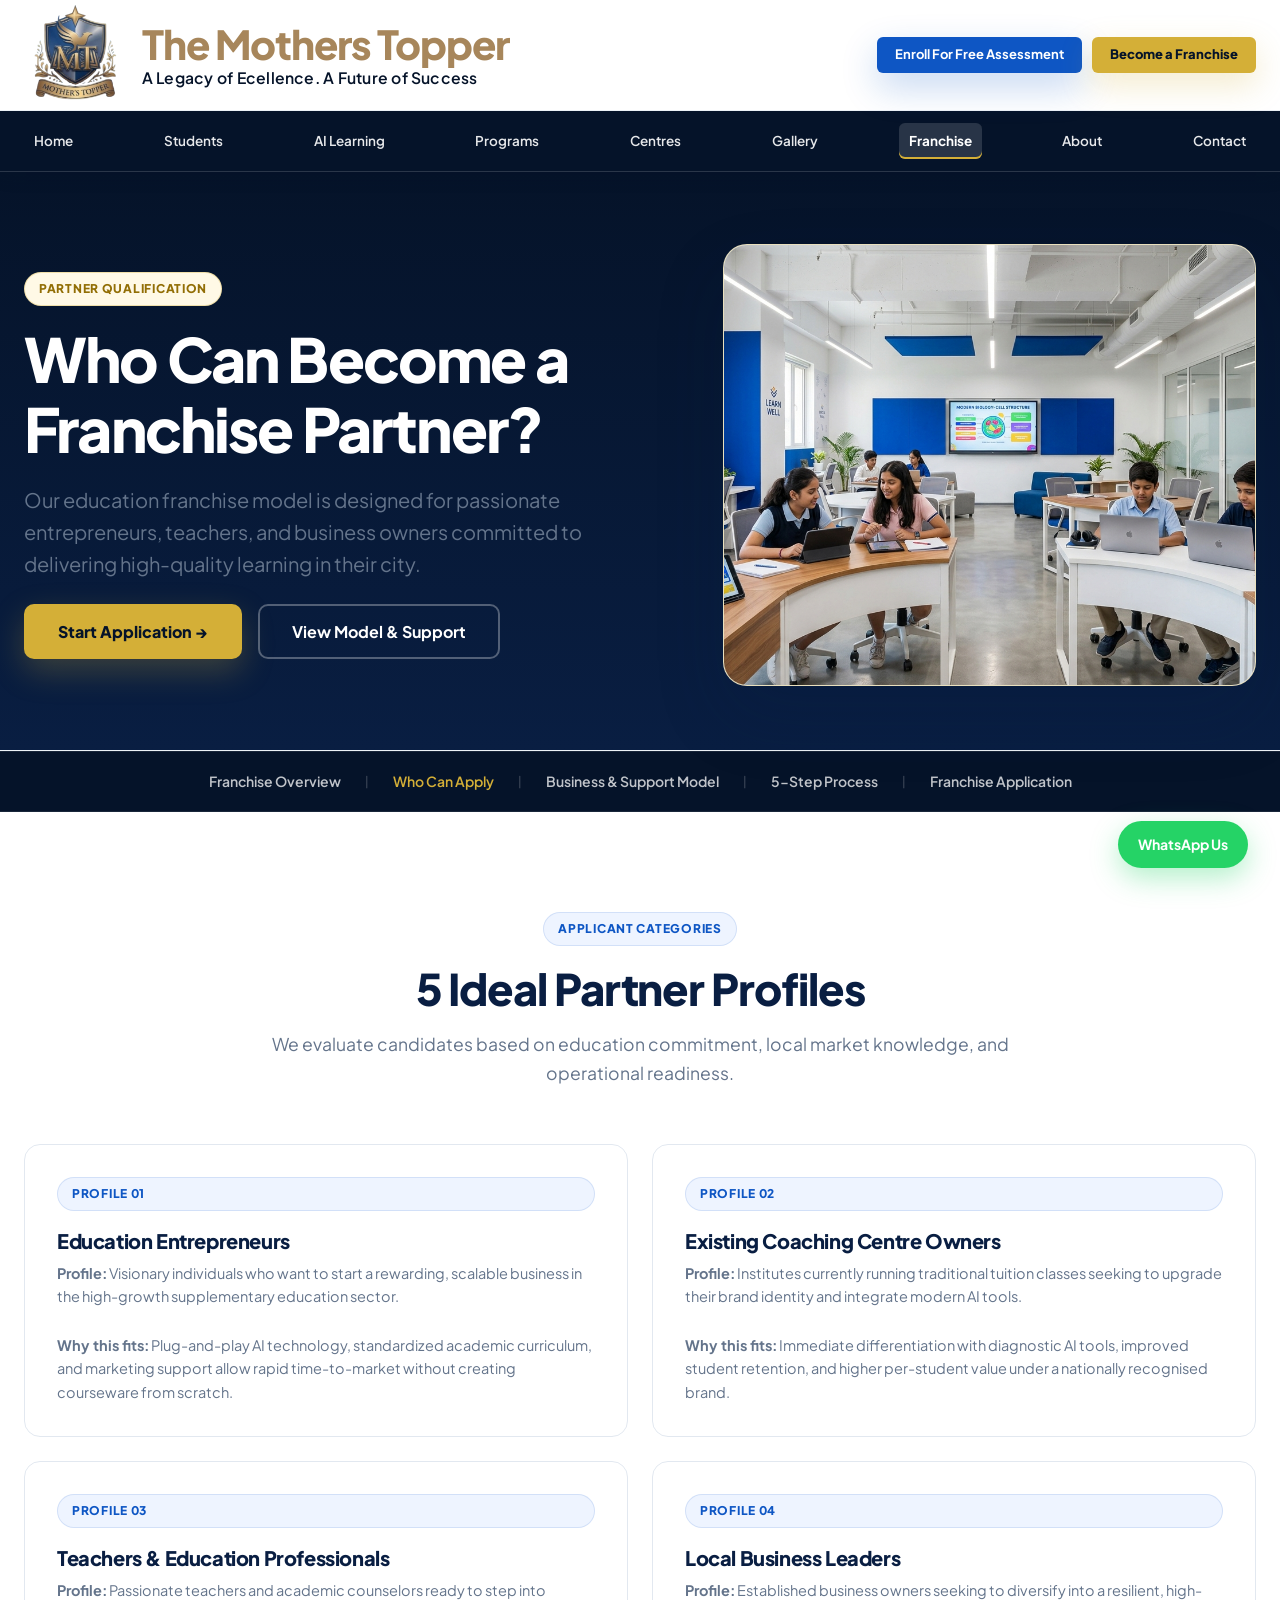
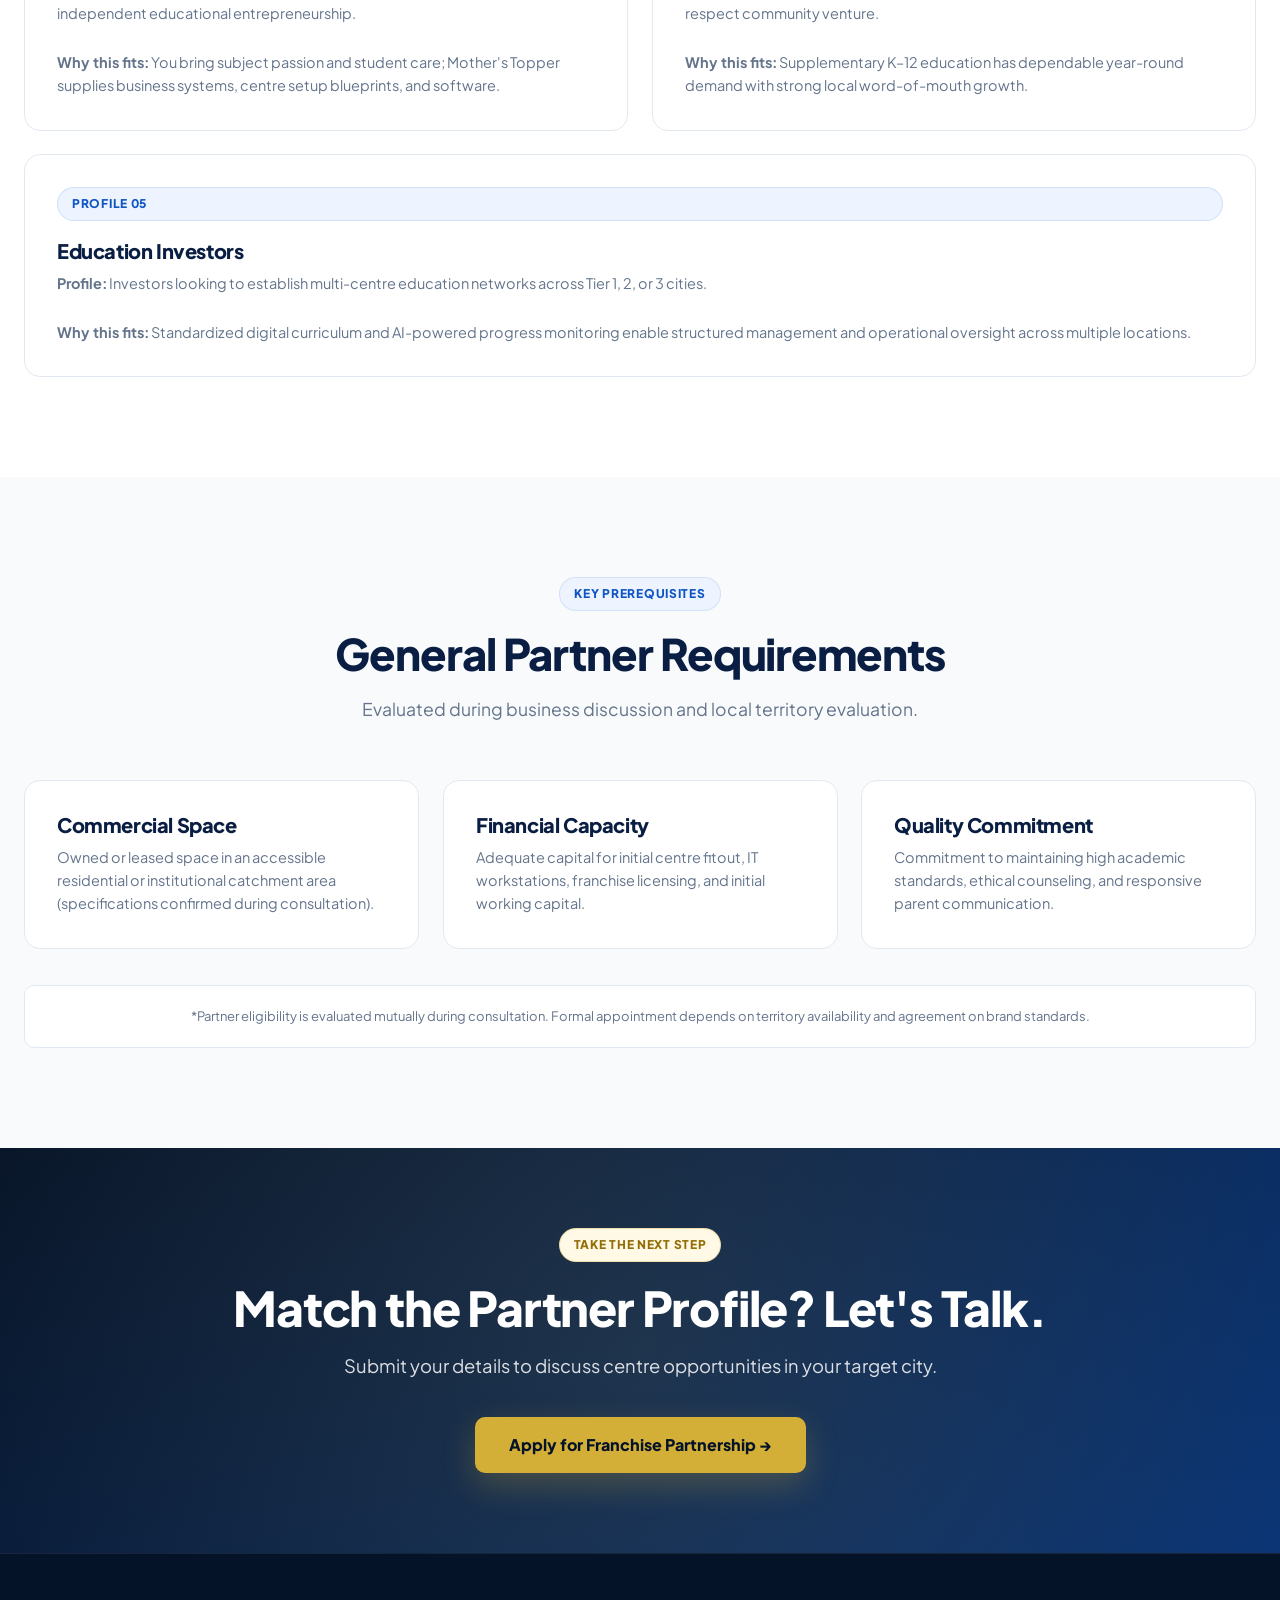
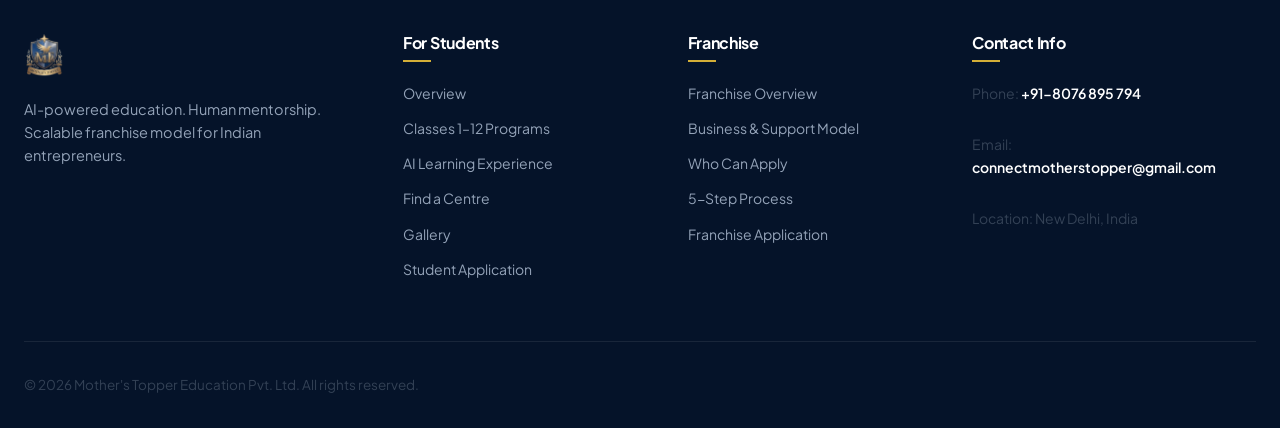
<file: franchise-eligibility.html>
<!DOCTYPE html>
<html lang="en">
<head>
  <meta charset="utf-8">
  <meta name="viewport" content="width=device-width, initial-scale=1">
  <title>Franchise Eligibility | Mother's Topper Partner Profiles</title>
  <meta name="description" content="Discover who can become a Mother's Topper franchise partner. Ideal applicant profiles for education entrepreneurs, existing coaching institutes, teachers, and investors.">
  <link rel="canonical" href="https://motherstopperindia.com/franchise-eligibility.html">
  <meta property="og:title" content="Franchise Eligibility | Mother's Topper">
  <meta property="og:description" content="Applicant profiles and partner criteria for opening an AI-powered learning centre.">
  <meta property="og:image" content="img/logo.png">
  <link rel="icon" href="img/logo.png">
  <link rel="stylesheet" href="css/style.css">
  <script defer src="js/main.js"></script>
</head>
<body>
  <a class="skip-link" href="#main">Skip to main content</a>

  <!-- Global Header -->
  <header class="site-header" data-header>
    <div class="container nav-container">
      <a class="brand-logo" href="index.html" aria-label="Mother's Topper Home">
        <img src="img/logo.png" alt="Mother's Topper India" width="220" height="72">
        <span class="brand-copy">
          <strong class="brand">The Mothers Topper</strong>
          <small class="tag-line">A Legacy of Ecellence. A Future of Success</small>
        </span>
      </a>
      <div class="header-ctas">
        <a class="btn btn-primary btn-sm" href="student-application.html">Enroll For Free Assessment</a>
        <a class="btn btn-gold btn-sm" href="franchise-application.html">Become a Franchise</a>
      </div>
    </div>
  </header>

  <div class="site-nav-bar">
    <div class="container site-nav-container">
      <button class="menu-toggle" type="button" aria-label="Open navigation menu" aria-expanded="false" data-menu-toggle>
        <span></span><span></span><span></span>
      </button>
      <nav class="main-nav" aria-label="Primary Navigation" data-nav>
        <a href="index.html">Home</a>
        <a href="student.html">Students</a>
        <a href="ai-learning.html">AI Learning</a>
        <a href="programs.html">Programs</a>
        <a href="centres.html">Centres</a>
        <a href="gallery.html">Gallery</a>
        <a href="franchise.html" class="active">Franchise</a>
        <a href="about.html">About</a>
        <a href="contact.html">Contact</a>
      </nav>
    </div>
  </div>

  <main id="main">
    <!-- Dark Navy Hero -->
    <section class="page-hero dark-hero">
      <div class="container page-hero-grid">
        <div class="reveal">
          <span class="eyebrow gold">Partner Qualification</span>
          <h1 style="color:var(--white);">Who Can Become a Franchise Partner?</h1>
          <p class="hero-lede">Our education franchise model is designed for passionate entrepreneurs, teachers, and business owners committed to delivering high-quality learning in their city.</p>
          <div class="btn-group" style="margin-top: 24px;">
            <a class="btn btn-gold btn-lg" href="franchise-application.html">Start Application &rarr;</a>
            <a class="btn btn-outline-white btn-lg" href="franchise-model.html">View Model & Support</a>
          </div>
        </div>
        <div class="hero-image-wrap reveal reveal-delay-1" style="border:1px solid rgba(212, 175, 55, 0.3);">
          <img src="img/hero-franchise.jpg" alt="Mother's Topper Learning Centre Setup" width="600" height="380">
        </div>
      </div>
    </section>

    <!-- Sub-navigation links -->
    <div class="subnav-strip">
      <div class="container">
        <div class="subnav-links">
          <a href="franchise.html">Franchise Overview</a>
          <span class="subnav-divider">|</span>
          <a href="franchise-eligibility.html" class="active">Who Can Apply</a>
          <span class="subnav-divider">|</span>
          <a href="franchise-model.html">Business & Support Model</a>
          <span class="subnav-divider">|</span>
          <a href="franchise-process.html">5-Step Process</a>
          <span class="subnav-divider">|</span>
          <a href="franchise-application.html">Franchise Application</a>
        </div>
      </div>
    </div>

    <!-- 5 Profiles Grid -->
    <section class="section-pad">
      <div class="container">
        <div class="section-header reveal">
          <span class="eyebrow">Applicant Categories</span>
          <h2>5 Ideal Partner Profiles</h2>
          <p>We evaluate candidates based on education commitment, local market knowledge, and operational readiness.</p>
        </div>

        <div class="card-grid grid-2">
          <!-- Profile 1 -->
          <article class="feature-card reveal" style="padding:32px;">
            <span class="eyebrow">Profile 01</span>
            <h3>Education Entrepreneurs</h3>
            <p><strong>Profile:</strong> Visionary individuals who want to start a rewarding, scalable business in the high-growth supplementary education sector.</p>
            <p style="margin-top:10px;"><strong>Why this fits:</strong> Plug-and-play AI technology, standardized academic curriculum, and marketing support allow rapid time-to-market without creating courseware from scratch.</p>
          </article>

          <!-- Profile 2 -->
          <article class="feature-card reveal reveal-delay-1" style="padding:32px;">
            <span class="eyebrow">Profile 02</span>
            <h3>Existing Coaching Centre Owners</h3>
            <p><strong>Profile:</strong> Institutes currently running traditional tuition classes seeking to upgrade their brand identity and integrate modern AI tools.</p>
            <p style="margin-top:10px;"><strong>Why this fits:</strong> Immediate differentiation with diagnostic AI tools, improved student retention, and higher per-student value under a nationally recognised brand.</p>
          </article>

          <!-- Profile 3 -->
          <article class="feature-card reveal" style="padding:32px;">
            <span class="eyebrow">Profile 03</span>
            <h3>Teachers & Education Professionals</h3>
            <p><strong>Profile:</strong> Passionate teachers and academic counselors ready to step into independent educational entrepreneurship.</p>
            <p style="margin-top:10px;"><strong>Why this fits:</strong> You bring subject passion and student care; Mother's Topper supplies business systems, centre setup blueprints, and software.</p>
          </article>

          <!-- Profile 4 -->
          <article class="feature-card reveal reveal-delay-1" style="padding:32px;">
            <span class="eyebrow">Profile 04</span>
            <h3>Local Business Leaders</h3>
            <p><strong>Profile:</strong> Established business owners seeking to diversify into a resilient, high-respect community venture.</p>
            <p style="margin-top:10px;"><strong>Why this fits:</strong> Supplementary K–12 education has dependable year-round demand with strong local word-of-mouth growth.</p>
          </article>

          <!-- Profile 5 -->
          <article class="feature-card reveal" style="grid-column: 1 / -1; padding:32px;">
            <span class="eyebrow">Profile 05</span>
            <h3>Education Investors</h3>
            <p><strong>Profile:</strong> Investors looking to establish multi-centre education networks across Tier 1, 2, or 3 cities.</p>
            <p style="margin-top:10px;"><strong>Why this fits:</strong> Standardized digital curriculum and AI-powered progress monitoring enable structured management and operational oversight across multiple locations.</p>
          </article>
        </div>
      </div>
    </section>

    <!-- General Partner Criteria -->
    <section class="section-pad bg-soft">
      <div class="container">
        <div class="section-header reveal">
          <span class="eyebrow">Key Prerequisites</span>
          <h2>General Partner Requirements</h2>
          <p>Evaluated during business discussion and local territory evaluation.</p>
        </div>

        <div class="card-grid grid-3">
          <div class="feature-card reveal">
            <h3>Commercial Space</h3>
            <p>Owned or leased space in an accessible residential or institutional catchment area (specifications confirmed during consultation).</p>
          </div>
          <div class="feature-card reveal reveal-delay-1">
            <h3>Financial Capacity</h3>
            <p>Adequate capital for initial centre fitout, IT workstations, franchise licensing, and initial working capital.</p>
          </div>
          <div class="feature-card reveal reveal-delay-2">
            <h3>Quality Commitment</h3>
            <p>Commitment to maintaining high academic standards, ethical counseling, and responsive parent communication.</p>
          </div>
        </div>

        <div style="margin-top:36px; padding:20px; border-radius:var(--radius-sm); background:var(--white); border:1px solid var(--border);" class="reveal">
          <p style="font-size:13px; color:var(--ink-muted); text-align:center;">*Partner eligibility is evaluated mutually during consultation. Formal appointment depends on territory availability and agreement on brand standards.</p>
        </div>
      </div>
    </section>

    <!-- CTA Banner -->
    <section class="cta-banner">
      <div class="container reveal">
        <span class="eyebrow gold">Take The Next Step</span>
        <h2>Match the Partner Profile? Let's Talk.</h2>
        <p>Submit your details to discuss centre opportunities in your target city.</p>
        <a class="btn btn-gold btn-lg" href="franchise-application.html">Apply for Franchise Partnership &rarr;</a>
      </div>
    </section>
  </main>

  <!-- Global Footer -->
  <footer class="site-footer">
    <div class="container footer-grid">
      <div class="footer-brand">
        <img src="img/logo.png" alt="Mother's Topper Logo" width="190" height="60">
        <p>AI-powered education. Human mentorship. Scalable franchise model for Indian entrepreneurs.</p>
      </div>

      <div class="footer-col">
        <h4>For Students</h4>
        <div class="footer-links">
          <a href="student.html">Overview</a>
          <a href="programs.html">Classes 1–12 Programs</a>
          <a href="ai-learning.html">AI Learning Experience</a>
          <a href="centres.html">Find a Centre</a>
          <a href="gallery.html">Gallery</a>
          <a href="student-application.html">Student Application</a>
        </div>
      </div>

      <div class="footer-col">
        <h4>Franchise</h4>
        <div class="footer-links">
          <a href="franchise.html">Franchise Overview</a>
          <a href="franchise-model.html">Business & Support Model</a>
          <a href="franchise-eligibility.html">Who Can Apply</a>
          <a href="franchise-process.html">5-Step Process</a>
          <a href="franchise-application.html">Franchise Application</a>
        </div>
      </div>

      <div class="footer-col">
        <h4>Contact Info</h4>
        <div class="footer-contact-info">
          <p>Phone: <a href="tel:+918076895794">+91-8076 895 794</a></p>
          <p>Email: <a href="mailto:connectmotherstopper@gmail.com">connectmotherstopper@gmail.com</a></p>
          <p>Location: New Delhi, India</p>
        </div>
      </div>
    </div>

    <div class="container footer-bottom">
      <p>&copy; 2026 Mother's Topper Education Pvt. Ltd. All rights reserved.</p>
    </div>
  </footer>

  <a class="whatsapp-floating-btn" href="https://wa.me/918076895794" target="_blank" rel="noopener" aria-label="Chat with Mother's Topper on WhatsApp">WhatsApp Us</a>
  <div class="mobile-bottom-bar" aria-label="Mobile quick actions">
    <div class="mobile-bottom-actions">
      <a class="mob-call-btn" href="tel:+918076895794">Call</a>
      <a class="mob-wa-btn" href="https://wa.me/918076895794" target="_blank" rel="noopener">WhatsApp</a>
      <a class="mob-apply-btn" href="franchise-application.html">Apply</a>
    </div>
  </div>
</body>
</html>
</file>
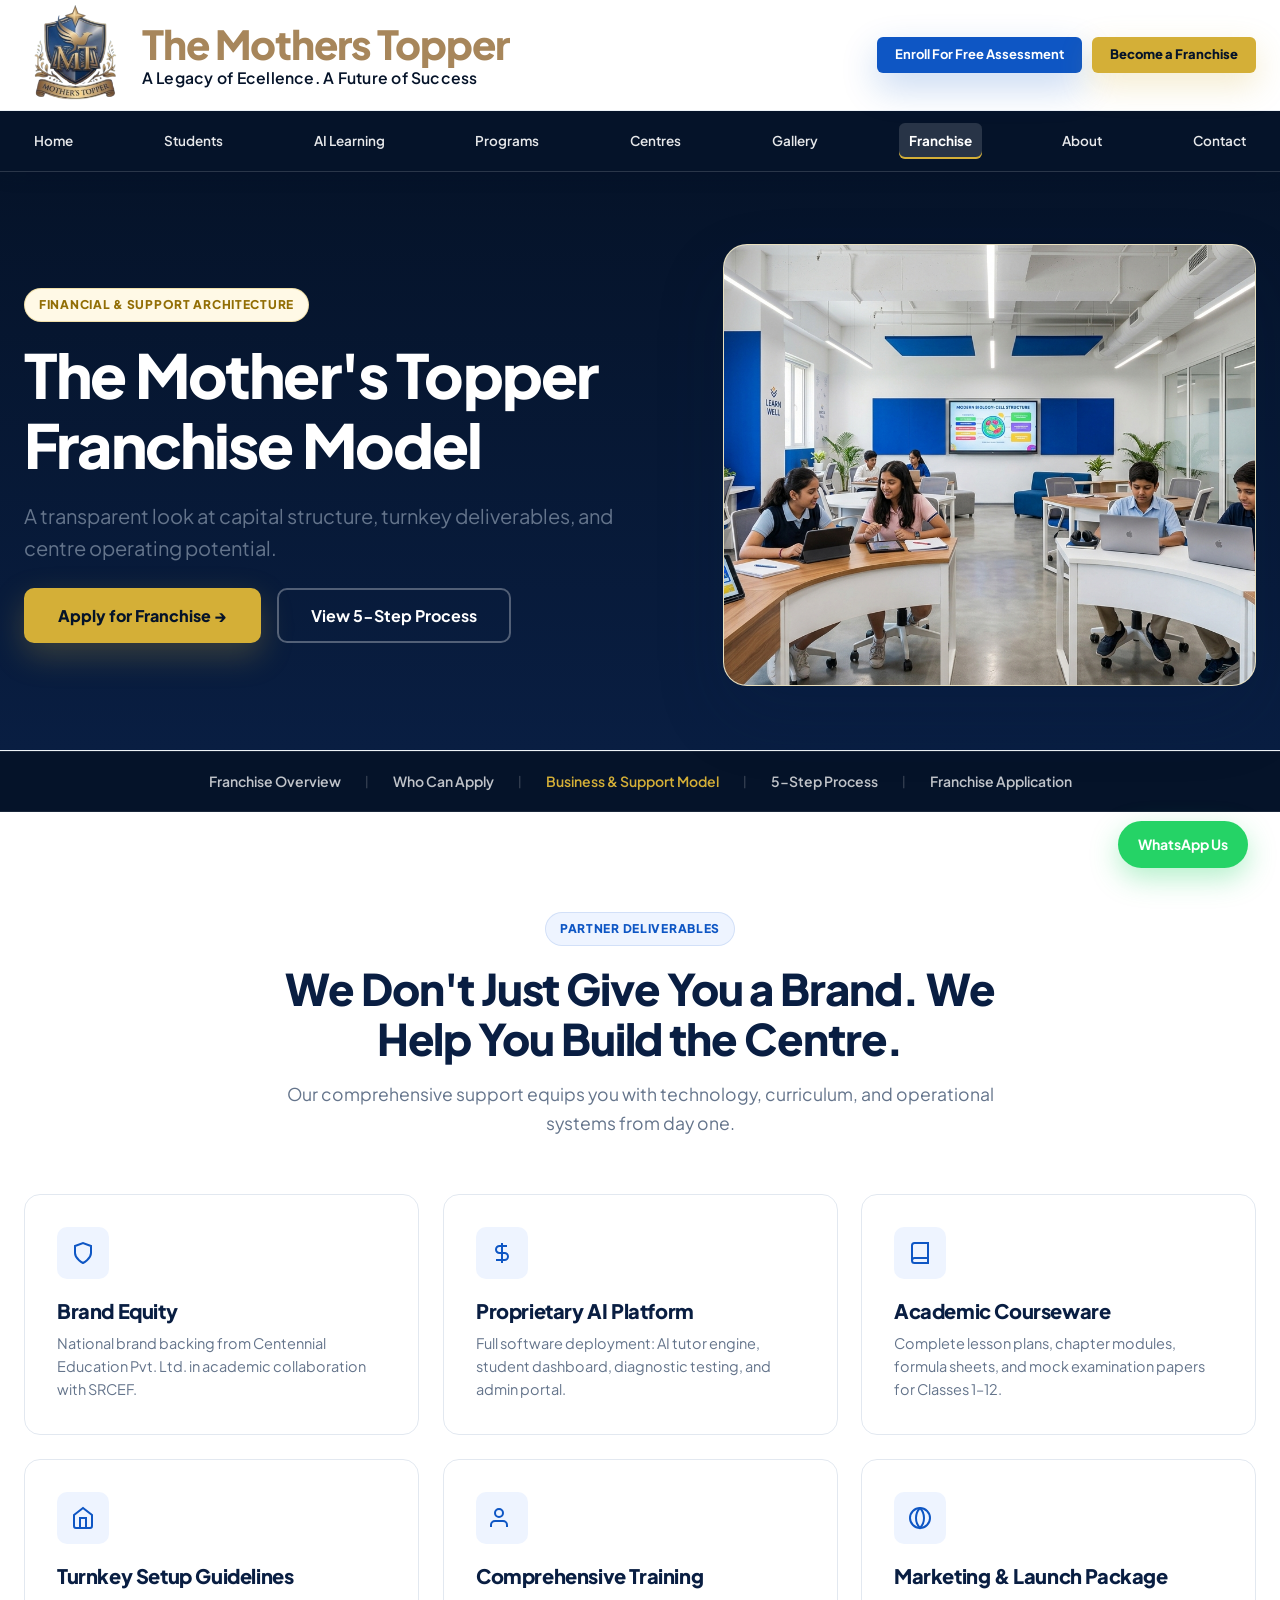
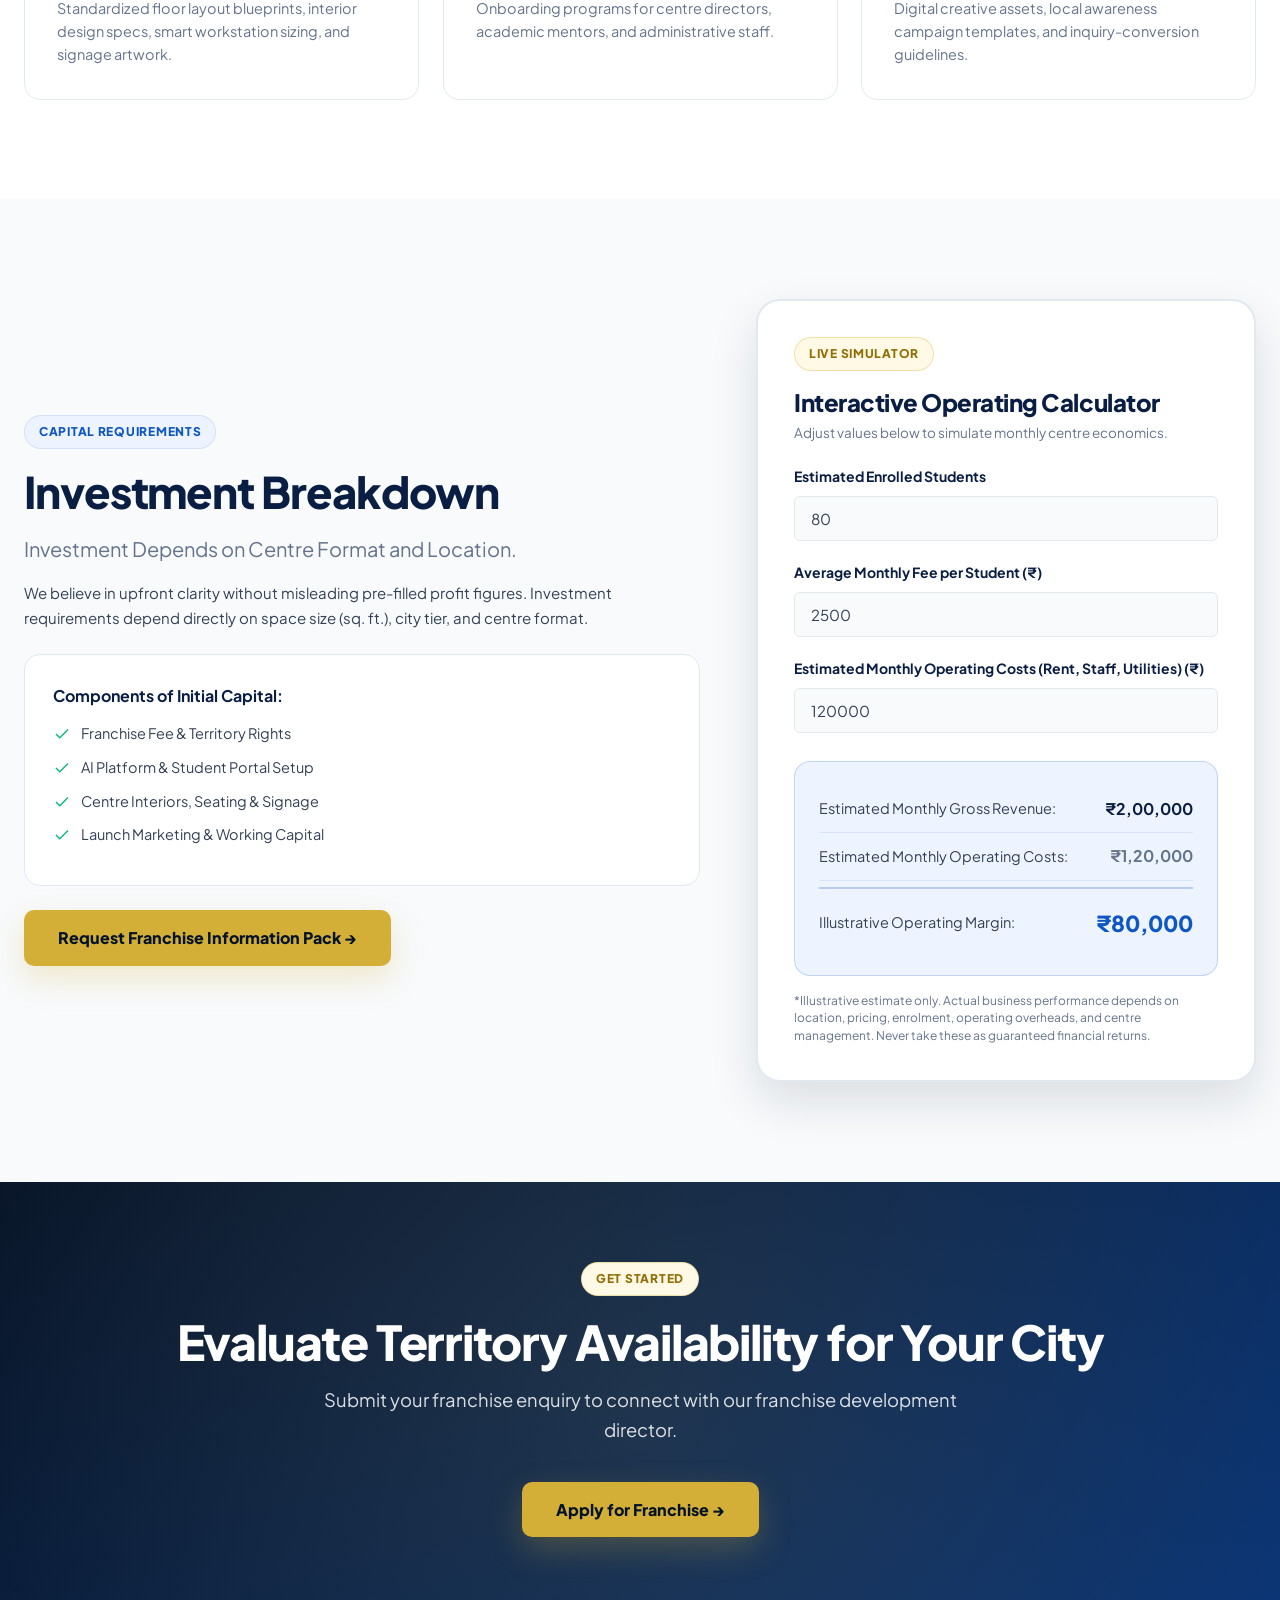
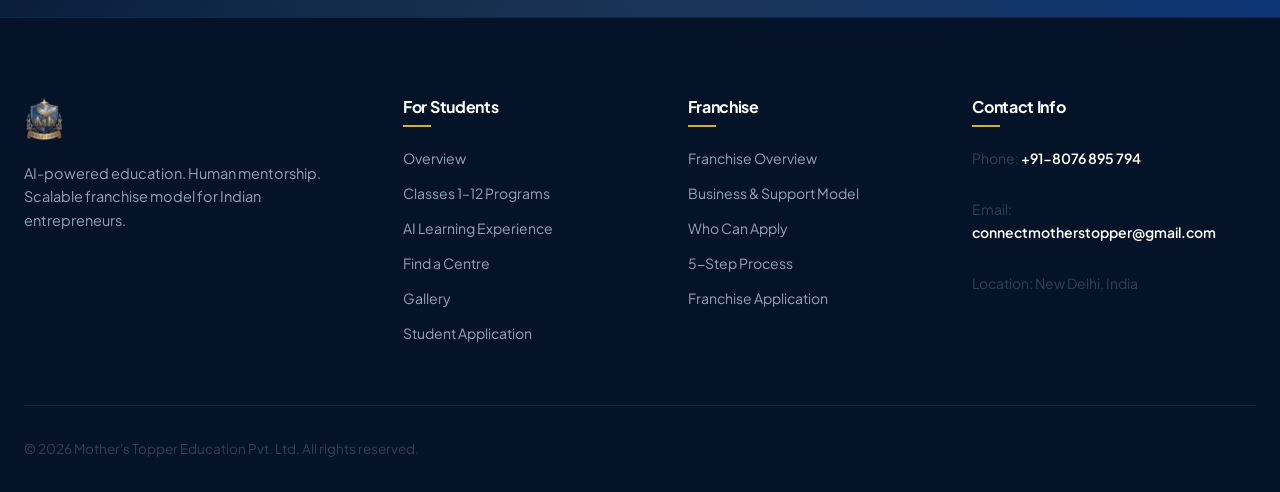
<file: franchise-model.html>
<!DOCTYPE html>
<html lang="en">
<head>
  <meta charset="utf-8">
  <meta name="viewport" content="width=device-width, initial-scale=1">
  <title>Franchise Investment & Model | Mother's Topper</title>
  <meta name="description" content="Explore Mother's Topper franchise financial structure, partner deliverables, and interactive centre operating calculator.">
  <link rel="canonical" href="https://motherstopperindia.com/franchise-model.html">
  <meta property="og:title" content="Franchise Model & Deliverables | Mother's Topper">
  <meta property="og:description" content="Transparent look at investment structure, partner deliverables, and centre operating potential.">
  <meta property="og:image" content="img/logo.png">
  <link rel="icon" href="img/logo.png">
  <link rel="stylesheet" href="css/style.css">
  <script defer src="js/main.js"></script>
</head>
<body>
  <a class="skip-link" href="#main">Skip to main content</a>

  <!-- Global Header -->
  <header class="site-header" data-header>
    <div class="container nav-container">
      <a class="brand-logo" href="index.html" aria-label="Mother's Topper Home">
        <img src="img/logo.png" alt="Mother's Topper India" width="220" height="72">
        <span class="brand-copy">
          <strong class="brand">The Mothers Topper</strong>
          <small class="tag-line">A Legacy of Ecellence. A Future of Success</small>
        </span>
      </a>
      <div class="header-ctas">
        <a class="btn btn-primary btn-sm" href="student-application.html">Enroll For Free Assessment</a>
        <a class="btn btn-gold btn-sm" href="franchise-application.html">Become a Franchise</a>
      </div>
    </div>
  </header>

  <div class="site-nav-bar">
    <div class="container site-nav-container">
      <button class="menu-toggle" type="button" aria-label="Open navigation menu" aria-expanded="false" data-menu-toggle>
        <span></span><span></span><span></span>
      </button>
      <nav class="main-nav" aria-label="Primary Navigation" data-nav>
        <a href="index.html">Home</a>
        <a href="student.html">Students</a>
        <a href="ai-learning.html">AI Learning</a>
        <a href="programs.html">Programs</a>
        <a href="centres.html">Centres</a>
        <a href="gallery.html">Gallery</a>
        <a href="franchise.html" class="active">Franchise</a>
        <a href="about.html">About</a>
        <a href="contact.html">Contact</a>
      </nav>
    </div>
  </div>

  <main id="main">
    <!-- Page Hero -->
    <section class="page-hero dark-hero">
      <div class="container page-hero-grid">
        <div class="reveal">
          <span class="eyebrow gold">Financial & Support Architecture</span>
          <h1 style="color:var(--white);">The Mother's Topper Franchise Model</h1>
          <p class="hero-lede">A transparent look at capital structure, turnkey deliverables, and centre operating potential.</p>
          <div class="btn-group" style="margin-top: 24px;">
            <a class="btn btn-gold btn-lg" href="franchise-application.html">Apply for Franchise &rarr;</a>
            <a class="btn btn-outline-white btn-lg" href="franchise-process.html">View 5-Step Process</a>
          </div>
        </div>
        <div class="hero-image-wrap reveal reveal-delay-1" style="border:1px solid rgba(212, 175, 55, 0.3);">
          <img src="img/hero-franchise.jpg" alt="Mother's Topper Learning Centre interior" width="600" height="380">
        </div>
      </div>
    </section>

    <!-- Sub-navigation links -->
    <div class="subnav-strip">
      <div class="container">
        <div class="subnav-links">
          <a href="franchise.html">Franchise Overview</a>
          <span class="subnav-divider">|</span>
          <a href="franchise-eligibility.html">Who Can Apply</a>
          <span class="subnav-divider">|</span>
          <a href="franchise-model.html" class="active">Business & Support Model</a>
          <span class="subnav-divider">|</span>
          <a href="franchise-process.html">5-Step Process</a>
          <span class="subnav-divider">|</span>
          <a href="franchise-application.html">Franchise Application</a>
        </div>
      </div>
    </div>

    <!-- Turnkey Deliverables (What the Partner Receives) -->
    <section class="section-pad">
      <div class="container">
        <div class="section-header reveal">
          <span class="eyebrow">Partner Deliverables</span>
          <h2>We Don't Just Give You a Brand. We Help You Build the Centre.</h2>
          <p>Our comprehensive support equips you with technology, curriculum, and operational systems from day one.</p>
        </div>

        <div class="card-grid grid-3">
          <article class="feature-card reveal">
            <div class="card-icon-wrap">
              <svg width="24" height="24" viewBox="0 0 24 24" fill="none" stroke="currentColor" stroke-width="2"><path d="M12 22s8-4 8-10V5l-8-3-8 3v7c0 6 8 10 8 10z"/></svg>
            </div>
            <h3>Brand Equity</h3>
            <p>National brand backing from Centennial Education Pvt. Ltd. in academic collaboration with SRCEF.</p>
          </article>

          <article class="feature-card reveal reveal-delay-1">
            <div class="card-icon-wrap">
              <svg width="24" height="24" viewBox="0 0 24 24" fill="none" stroke="currentColor" stroke-width="2"><path d="M12 2v20M17 5H9.5a3.5 3.5 0 0 0 0 7h5a3.5 3.5 0 0 1 0 7H6"/></svg>
            </div>
            <h3>Proprietary AI Platform</h3>
            <p>Full software deployment: AI tutor engine, student dashboard, diagnostic testing, and admin portal.</p>
          </article>

          <article class="feature-card reveal reveal-delay-2">
            <div class="card-icon-wrap">
              <svg width="24" height="24" viewBox="0 0 24 24" fill="none" stroke="currentColor" stroke-width="2"><path d="M4 19.5A2.5 2.5 0 0 1 6.5 17H20"/><path d="M6.5 2H20v20H6.5A2.5 2.5 0 0 1 4 19.5v-15A2.5 2.5 0 0 1 6.5 2z"/></svg>
            </div>
            <h3>Academic Courseware</h3>
            <p>Complete lesson plans, chapter modules, formula sheets, and mock examination papers for Classes 1–12.</p>
          </article>

          <article class="feature-card reveal">
            <div class="card-icon-wrap">
              <svg width="24" height="24" viewBox="0 0 24 24" fill="none" stroke="currentColor" stroke-width="2"><path d="M3 9l9-7 9 7v11a2 2 0 0 1-2 2H5a2 2 0 0 1-2-2z"/><polyline points="9 22 9 12 15 12 15 22"/></svg>
            </div>
            <h3>Turnkey Setup Guidelines</h3>
            <p>Standardized floor layout blueprints, interior design specs, smart workstation sizing, and signage artwork.</p>
          </article>

          <article class="feature-card reveal reveal-delay-1">
            <div class="card-icon-wrap">
              <svg width="24" height="24" viewBox="0 0 24 24" fill="none" stroke="currentColor" stroke-width="2"><path d="M17 21v-2a4 4 0 0 0-4-4H5a4 4 0 0 0-4 4v2"/><circle cx="9" cy="7" r="4"/></svg>
            </div>
            <h3>Comprehensive Training</h3>
            <p>Onboarding programs for centre directors, academic mentors, and administrative staff.</p>
          </article>

          <article class="feature-card reveal reveal-delay-2">
            <div class="card-icon-wrap">
              <svg width="24" height="24" viewBox="0 0 24 24" fill="none" stroke="currentColor" stroke-width="2"><circle cx="12" cy="12" r="10"/><path d="M12 2a14.5 14.5 0 0 0 0 20 14.5 14.5 0 0 0 0-20"/></svg>
            </div>
            <h3>Marketing & Launch Package</h3>
            <p>Digital creative assets, local awareness campaign templates, and inquiry-conversion guidelines.</p>
          </article>
        </div>
      </div>
    </section>

    <!-- Investment Structure & Interactive Calculator -->
    <section class="section-pad bg-soft">
      <div class="container hero-grid">
        <div class="reveal">
          <span class="eyebrow">Capital Requirements</span>
          <h2>Investment Breakdown</h2>
          <p class="hero-lede">Investment Depends on Centre Format and Location.</p>
          <p>We believe in upfront clarity without misleading pre-filled profit figures. Investment requirements depend directly on space size (sq. ft.), city tier, and centre format.</p>

          <div class="feature-card" style="margin-top:24px; padding:28px;">
            <strong style="color:var(--navy); font-size:16px;">Components of Initial Capital:</strong>
            <ul class="journey-feature-list" style="margin-top:12px; margin-bottom:0;">
              <li><svg width="18" height="18" viewBox="0 0 24 24" fill="none" stroke="currentColor" stroke-width="2"><polyline points="20 6 9 17 4 12"/></svg> Franchise Fee & Territory Rights</li>
              <li><svg width="18" height="18" viewBox="0 0 24 24" fill="none" stroke="currentColor" stroke-width="2"><polyline points="20 6 9 17 4 12"/></svg> AI Platform & Student Portal Setup</li>
              <li><svg width="18" height="18" viewBox="0 0 24 24" fill="none" stroke="currentColor" stroke-width="2"><polyline points="20 6 9 17 4 12"/></svg> Centre Interiors, Seating & Signage</li>
              <li><svg width="18" height="18" viewBox="0 0 24 24" fill="none" stroke="currentColor" stroke-width="2"><polyline points="20 6 9 17 4 12"/></svg> Launch Marketing & Working Capital</li>
            </ul>
          </div>

          <div style="margin-top:24px;">
            <a class="btn btn-gold btn-lg" href="franchise-application.html">Request Franchise Information Pack &rarr;</a>
          </div>
        </div>

        <!-- Interactive Calculator Component -->
        <div class="calculator-card reveal reveal-delay-1" data-calculator>
          <span class="eyebrow gold">Live Simulator</span>
          <h3 style="margin-bottom:6px;">Interactive Operating Calculator</h3>
          <p style="font-size:13.5px; color:var(--ink-muted); margin-bottom:20px;">Adjust values below to simulate monthly centre economics.</p>

          <div class="calc-inputs">
            <div class="calc-field">
              <label>Estimated Enrolled Students</label>
              <input type="number" name="students" min="10" max="500" value="80">
            </div>

            <div class="calc-field">
              <label>Average Monthly Fee per Student (&#8377;)</label>
              <input type="number" name="fee" min="1000" max="25000" value="2500">
            </div>

            <div class="calc-field">
              <label>Estimated Monthly Operating Costs (Rent, Staff, Utilities) (&#8377;)</label>
              <input type="number" name="costs" min="10000" max="500000" value="120000">
            </div>
          </div>

          <div class="calc-results-box">
            <div class="calc-result-row">
              <span>Estimated Monthly Gross Revenue:</span>
              <strong data-revenue>&#8377; 2,00,000</strong>
            </div>
            <div class="calc-result-row">
              <span>Estimated Monthly Operating Costs:</span>
              <strong data-costs style="color:var(--ink-muted);">&#8377; 1,20,000</strong>
            </div>
            <div class="calc-result-row total-row">
              <span>Illustrative Operating Margin:</span>
              <strong data-margin>&#8377; 80,000</strong>
            </div>
          </div>

          <p class="calc-disclaimer">*Illustrative estimate only. Actual business performance depends on location, pricing, enrolment, operating overheads, and centre management. Never take these as guaranteed financial returns.</p>
        </div>
      </div>
    </section>

    <!-- CTA Banner -->
    <section class="cta-banner">
      <div class="container reveal">
        <span class="eyebrow gold">Get Started</span>
        <h2>Evaluate Territory Availability for Your City</h2>
        <p>Submit your franchise enquiry to connect with our franchise development director.</p>
        <a class="btn btn-gold btn-lg" href="franchise-application.html">Apply for Franchise &rarr;</a>
      </div>
    </section>
  </main>

  <!-- Global Footer -->
  <footer class="site-footer">
    <div class="container footer-grid">
      <div class="footer-brand">
        <img src="img/logo.png" alt="Mother's Topper Logo" width="190" height="60">
        <p>AI-powered education. Human mentorship. Scalable franchise model for Indian entrepreneurs.</p>
      </div>

      <div class="footer-col">
        <h4>For Students</h4>
        <div class="footer-links">
          <a href="student.html">Overview</a>
          <a href="programs.html">Classes 1–12 Programs</a>
          <a href="ai-learning.html">AI Learning Experience</a>
          <a href="centres.html">Find a Centre</a>
          <a href="gallery.html">Gallery</a>
          <a href="student-application.html">Student Application</a>
        </div>
      </div>

      <div class="footer-col">
        <h4>Franchise</h4>
        <div class="footer-links">
          <a href="franchise.html">Franchise Overview</a>
          <a href="franchise-model.html">Business & Support Model</a>
          <a href="franchise-eligibility.html">Who Can Apply</a>
          <a href="franchise-process.html">5-Step Process</a>
          <a href="franchise-application.html">Franchise Application</a>
        </div>
      </div>

      <div class="footer-col">
        <h4>Contact Info</h4>
        <div class="footer-contact-info">
          <p>Phone: <a href="tel:+918076895794">+91-8076 895 794</a></p>
          <p>Email: <a href="mailto:connectmotherstopper@gmail.com">connectmotherstopper@gmail.com</a></p>
          <p>Location: New Delhi, India</p>
        </div>
      </div>
    </div>

    <div class="container footer-bottom">
      <p>&copy; 2026 Mother's Topper Education Pvt. Ltd. All rights reserved.</p>
    </div>
  </footer>

  <a class="whatsapp-floating-btn" href="https://wa.me/918076895794" target="_blank" rel="noopener" aria-label="Chat with Mother's Topper on WhatsApp">WhatsApp Us</a>
  <div class="mobile-bottom-bar" aria-label="Mobile quick actions">
    <div class="mobile-bottom-actions">
      <a class="mob-call-btn" href="tel:+918076895794">Call</a>
      <a class="mob-wa-btn" href="https://wa.me/918076895794" target="_blank" rel="noopener">WhatsApp</a>
      <a class="mob-apply-btn" href="franchise-application.html">Apply</a>
    </div>
  </div>
</body>
</html>
</file>
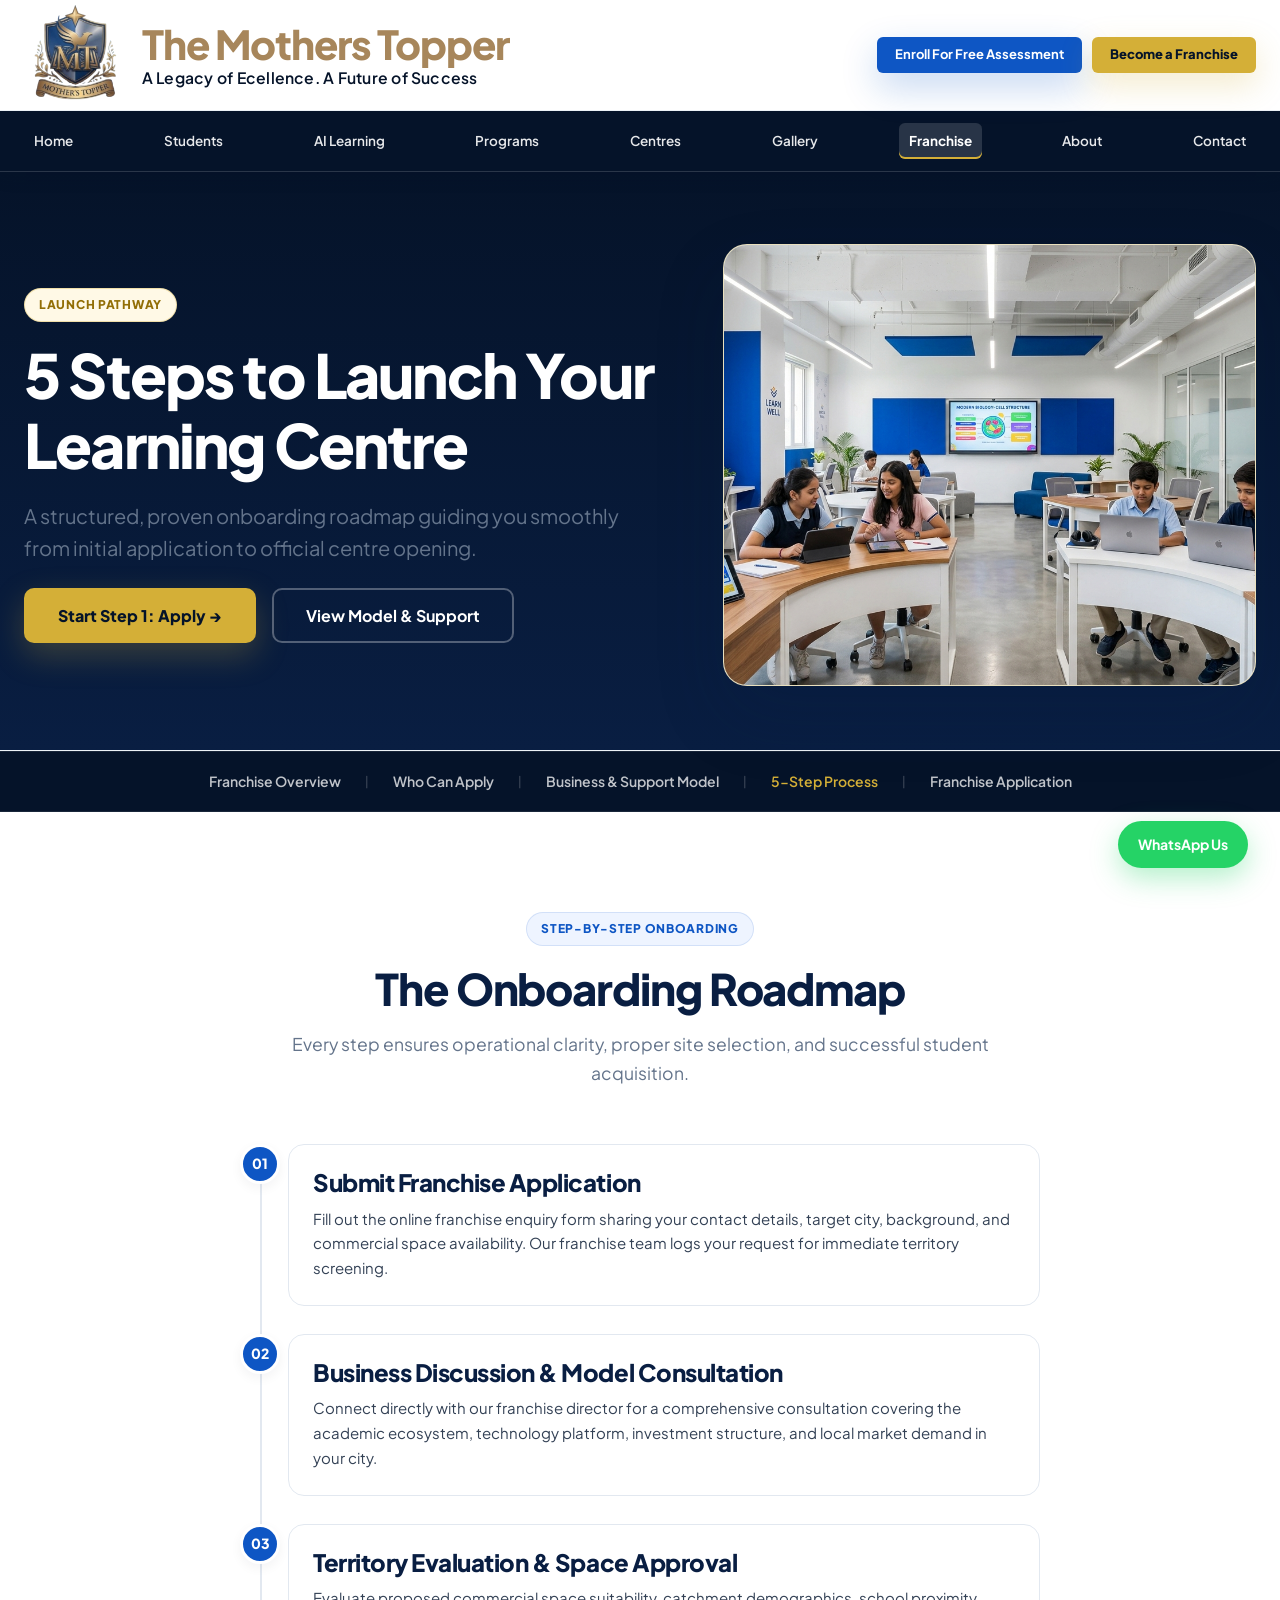
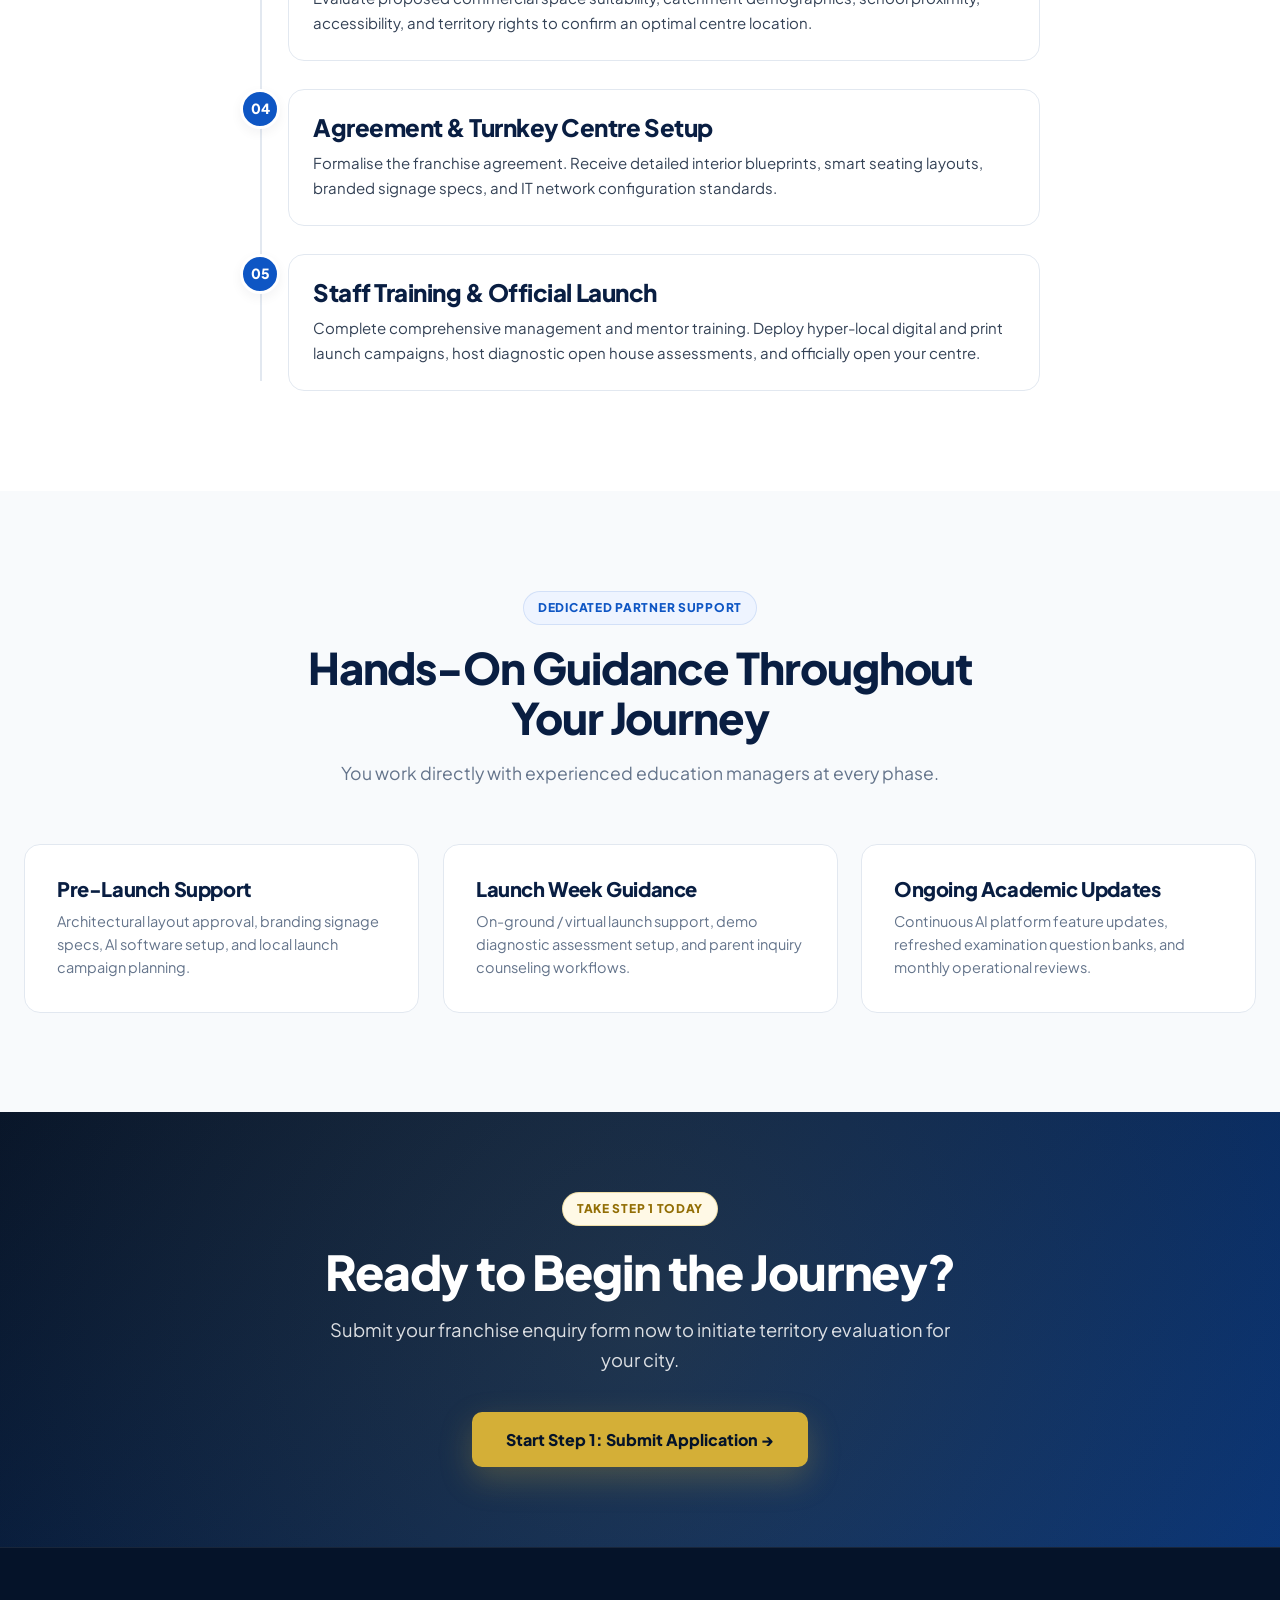
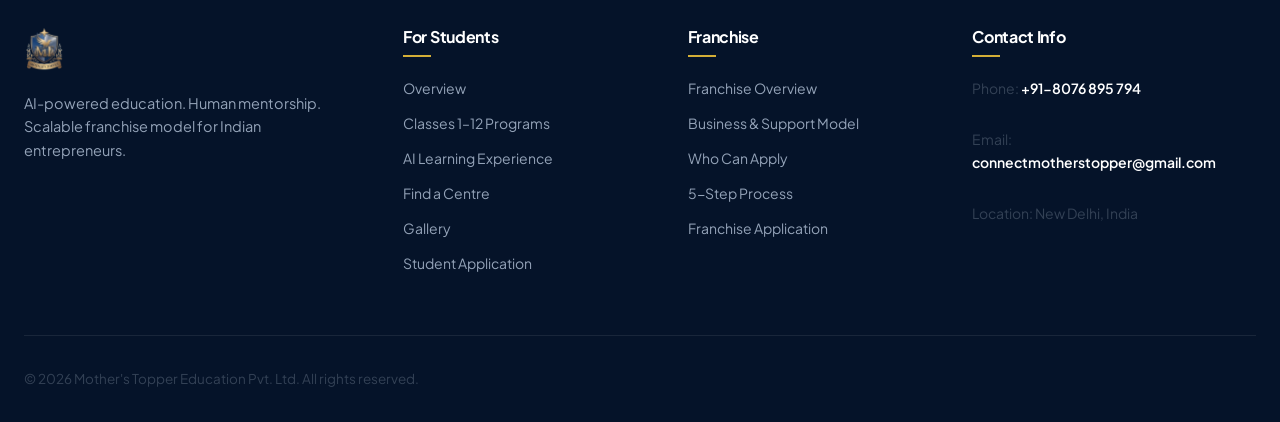
<file: franchise-process.html>
<!DOCTYPE html>
<html lang="en">
<head>
  <meta charset="utf-8">
  <meta name="viewport" content="width=device-width, initial-scale=1">
  <title>Franchise Process | 5 Steps to Launch Your Mother's Topper Centre</title>
  <meta name="description" content="Discover the step-by-step onboarding process for opening a Mother's Topper learning centre in your city. From application to official launch.">
  <link rel="canonical" href="https://motherstopperindia.com/franchise-process.html">
  <meta property="og:title" content="Franchise Process | Mother's Topper">
  <meta property="og:description" content="5 Steps to launch your AI-powered learning centre with complete support.">
  <meta property="og:image" content="img/logo.png">
  <link rel="icon" href="img/logo.png">
  <link rel="stylesheet" href="css/style.css">
  <script defer src="js/main.js"></script>
</head>
<body>
  <a class="skip-link" href="#main">Skip to main content</a>

  <!-- Global Header -->
  <header class="site-header" data-header>
    <div class="container nav-container">
      <a class="brand-logo" href="index.html" aria-label="Mother's Topper Home">
        <img src="img/logo.png" alt="Mother's Topper India" width="220" height="72">
        <span class="brand-copy">
          <strong class="brand">The Mothers Topper</strong>
          <small class="tag-line">A Legacy of Ecellence. A Future of Success</small>
        </span>
      </a>
      <div class="header-ctas">
        <a class="btn btn-primary btn-sm" href="student-application.html">Enroll For Free Assessment</a>
        <a class="btn btn-gold btn-sm" href="franchise-application.html">Become a Franchise</a>
      </div>
    </div>
  </header>

  <div class="site-nav-bar">
    <div class="container site-nav-container">
      <button class="menu-toggle" type="button" aria-label="Open navigation menu" aria-expanded="false" data-menu-toggle>
        <span></span><span></span><span></span>
      </button>
      <nav class="main-nav" aria-label="Primary Navigation" data-nav>
        <a href="index.html">Home</a>
        <a href="student.html">Students</a>
        <a href="ai-learning.html">AI Learning</a>
        <a href="programs.html">Programs</a>
        <a href="centres.html">Centres</a>
        <a href="gallery.html">Gallery</a>
        <a href="franchise.html" class="active">Franchise</a>
        <a href="about.html">About</a>
        <a href="contact.html">Contact</a>
      </nav>
    </div>
  </div>

  <main id="main">
    <!-- Page Hero -->
    <section class="page-hero dark-hero">
      <div class="container page-hero-grid">
        <div class="reveal">
          <span class="eyebrow gold">Launch Pathway</span>
          <h1 style="color:var(--white);">5 Steps to Launch Your Learning Centre</h1>
          <p class="hero-lede">A structured, proven onboarding roadmap guiding you smoothly from initial application to official centre opening.</p>
          <div class="btn-group" style="margin-top: 24px;">
            <a class="btn btn-gold btn-lg" href="franchise-application.html">Start Step 1: Apply &rarr;</a>
            <a class="btn btn-outline-white btn-lg" href="franchise-model.html">View Model & Support</a>
          </div>
        </div>
        <div class="hero-image-wrap reveal reveal-delay-1" style="border:1px solid rgba(212, 175, 55, 0.3);">
          <img src="img/hero-franchise.jpg" alt="Mother's Topper Learning Centre" width="600" height="380">
        </div>
      </div>
    </section>

    <!-- Sub-navigation links -->
    <div class="subnav-strip">
      <div class="container">
        <div class="subnav-links">
          <a href="franchise.html">Franchise Overview</a>
          <span class="subnav-divider">|</span>
          <a href="franchise-eligibility.html">Who Can Apply</a>
          <span class="subnav-divider">|</span>
          <a href="franchise-model.html">Business & Support Model</a>
          <span class="subnav-divider">|</span>
          <a href="franchise-process.html" class="active">5-Step Process</a>
          <span class="subnav-divider">|</span>
          <a href="franchise-application.html">Franchise Application</a>
        </div>
      </div>
    </div>

    <!-- Vertical Timeline Section -->
    <section class="section-pad">
      <div class="container">
        <div class="section-header reveal">
          <span class="eyebrow">Step-by-Step Onboarding</span>
          <h2>The Onboarding Roadmap</h2>
          <p>Every step ensures operational clarity, proper site selection, and successful student acquisition.</p>
        </div>

        <div class="vertical-timeline reveal" style="max-width: 800px; margin: 0 auto;">
          <!-- Step 1 -->
          <div class="v-step-item">
            <div class="v-step-badge">01</div>
            <div class="v-step-content">
              <h3>Submit Franchise Application</h3>
              <p>Fill out the online franchise enquiry form sharing your contact details, target city, background, and commercial space availability. Our franchise team logs your request for immediate territory screening.</p>
            </div>
          </div>

          <!-- Step 2 -->
          <div class="v-step-item">
            <div class="v-step-badge">02</div>
            <div class="v-step-content">
              <h3>Business Discussion & Model Consultation</h3>
              <p>Connect directly with our franchise director for a comprehensive consultation covering the academic ecosystem, technology platform, investment structure, and local market demand in your city.</p>
            </div>
          </div>

          <!-- Step 3 -->
          <div class="v-step-item">
            <div class="v-step-badge">03</div>
            <div class="v-step-content">
              <h3>Territory Evaluation & Space Approval</h3>
              <p>Evaluate proposed commercial space suitability, catchment demographics, school proximity, accessibility, and territory rights to confirm an optimal centre location.</p>
            </div>
          </div>

          <!-- Step 4 -->
          <div class="v-step-item">
            <div class="v-step-badge">04</div>
            <div class="v-step-content">
              <h3>Agreement & Turnkey Centre Setup</h3>
              <p>Formalise the franchise agreement. Receive detailed interior blueprints, smart seating layouts, branded signage specs, and IT network configuration standards.</p>
            </div>
          </div>

          <!-- Step 5 -->
          <div class="v-step-item">
            <div class="v-step-badge">05</div>
            <div class="v-step-content">
              <h3>Staff Training & Official Launch</h3>
              <p>Complete comprehensive management and mentor training. Deploy hyper-local digital and print launch campaigns, host diagnostic open house assessments, and officially open your centre.</p>
            </div>
          </div>
        </div>
      </div>
    </section>

    <!-- Dedicated Support Across All Stages -->
    <section class="section-pad bg-soft">
      <div class="container">
        <div class="section-header reveal">
          <span class="eyebrow">Dedicated Partner Support</span>
          <h2>Hands-On Guidance Throughout Your Journey</h2>
          <p>You work directly with experienced education managers at every phase.</p>
        </div>

        <div class="card-grid grid-3">
          <article class="feature-card reveal">
            <h3>Pre-Launch Support</h3>
            <p>Architectural layout approval, branding signage specs, AI software setup, and local launch campaign planning.</p>
          </article>

          <article class="feature-card reveal reveal-delay-1">
            <h3>Launch Week Guidance</h3>
            <p>On-ground / virtual launch support, demo diagnostic assessment setup, and parent inquiry counseling workflows.</p>
          </article>

          <article class="feature-card reveal reveal-delay-2">
            <h3>Ongoing Academic Updates</h3>
            <p>Continuous AI platform feature updates, refreshed examination question banks, and monthly operational reviews.</p>
          </article>
        </div>
      </div>
    </section>

    <!-- CTA Banner -->
    <section class="cta-banner">
      <div class="container reveal">
        <span class="eyebrow gold">Take Step 1 Today</span>
        <h2>Ready to Begin the Journey?</h2>
        <p>Submit your franchise enquiry form now to initiate territory evaluation for your city.</p>
        <a class="btn btn-gold btn-lg" href="franchise-application.html">Start Step 1: Submit Application &rarr;</a>
      </div>
    </section>
  </main>

  <!-- Global Footer -->
  <footer class="site-footer">
    <div class="container footer-grid">
      <div class="footer-brand">
        <img src="img/logo.png" alt="Mother's Topper Logo" width="190" height="60">
        <p>AI-powered education. Human mentorship. Scalable franchise model for Indian entrepreneurs.</p>
      </div>

      <div class="footer-col">
        <h4>For Students</h4>
        <div class="footer-links">
          <a href="student.html">Overview</a>
          <a href="programs.html">Classes 1–12 Programs</a>
          <a href="ai-learning.html">AI Learning Experience</a>
          <a href="centres.html">Find a Centre</a>
          <a href="gallery.html">Gallery</a>
          <a href="student-application.html">Student Application</a>
        </div>
      </div>

      <div class="footer-col">
        <h4>Franchise</h4>
        <div class="footer-links">
          <a href="franchise.html">Franchise Overview</a>
          <a href="franchise-model.html">Business & Support Model</a>
          <a href="franchise-eligibility.html">Who Can Apply</a>
          <a href="franchise-process.html">5-Step Process</a>
          <a href="franchise-application.html">Franchise Application</a>
        </div>
      </div>

      <div class="footer-col">
        <h4>Contact Info</h4>
        <div class="footer-contact-info">
          <p>Phone: <a href="tel:+918076895794">+91-8076 895 794</a></p>
          <p>Email: <a href="mailto:connectmotherstopper@gmail.com">connectmotherstopper@gmail.com</a></p>
          <p>Location: New Delhi, India</p>
        </div>
      </div>
    </div>

    <div class="container footer-bottom">
      <p>&copy; 2026 Mother's Topper Education Pvt. Ltd. All rights reserved.</p>
    </div>
  </footer>

  <a class="whatsapp-floating-btn" href="https://wa.me/918076895794" target="_blank" rel="noopener" aria-label="Chat with Mother's Topper on WhatsApp">WhatsApp Us</a>
  <div class="mobile-bottom-bar" aria-label="Mobile quick actions">
    <div class="mobile-bottom-actions">
      <a class="mob-call-btn" href="tel:+918076895794">Call</a>
      <a class="mob-wa-btn" href="https://wa.me/918076895794" target="_blank" rel="noopener">WhatsApp</a>
      <a class="mob-apply-btn" href="franchise-application.html">Apply</a>
    </div>
  </div>
</body>
</html>
</file>
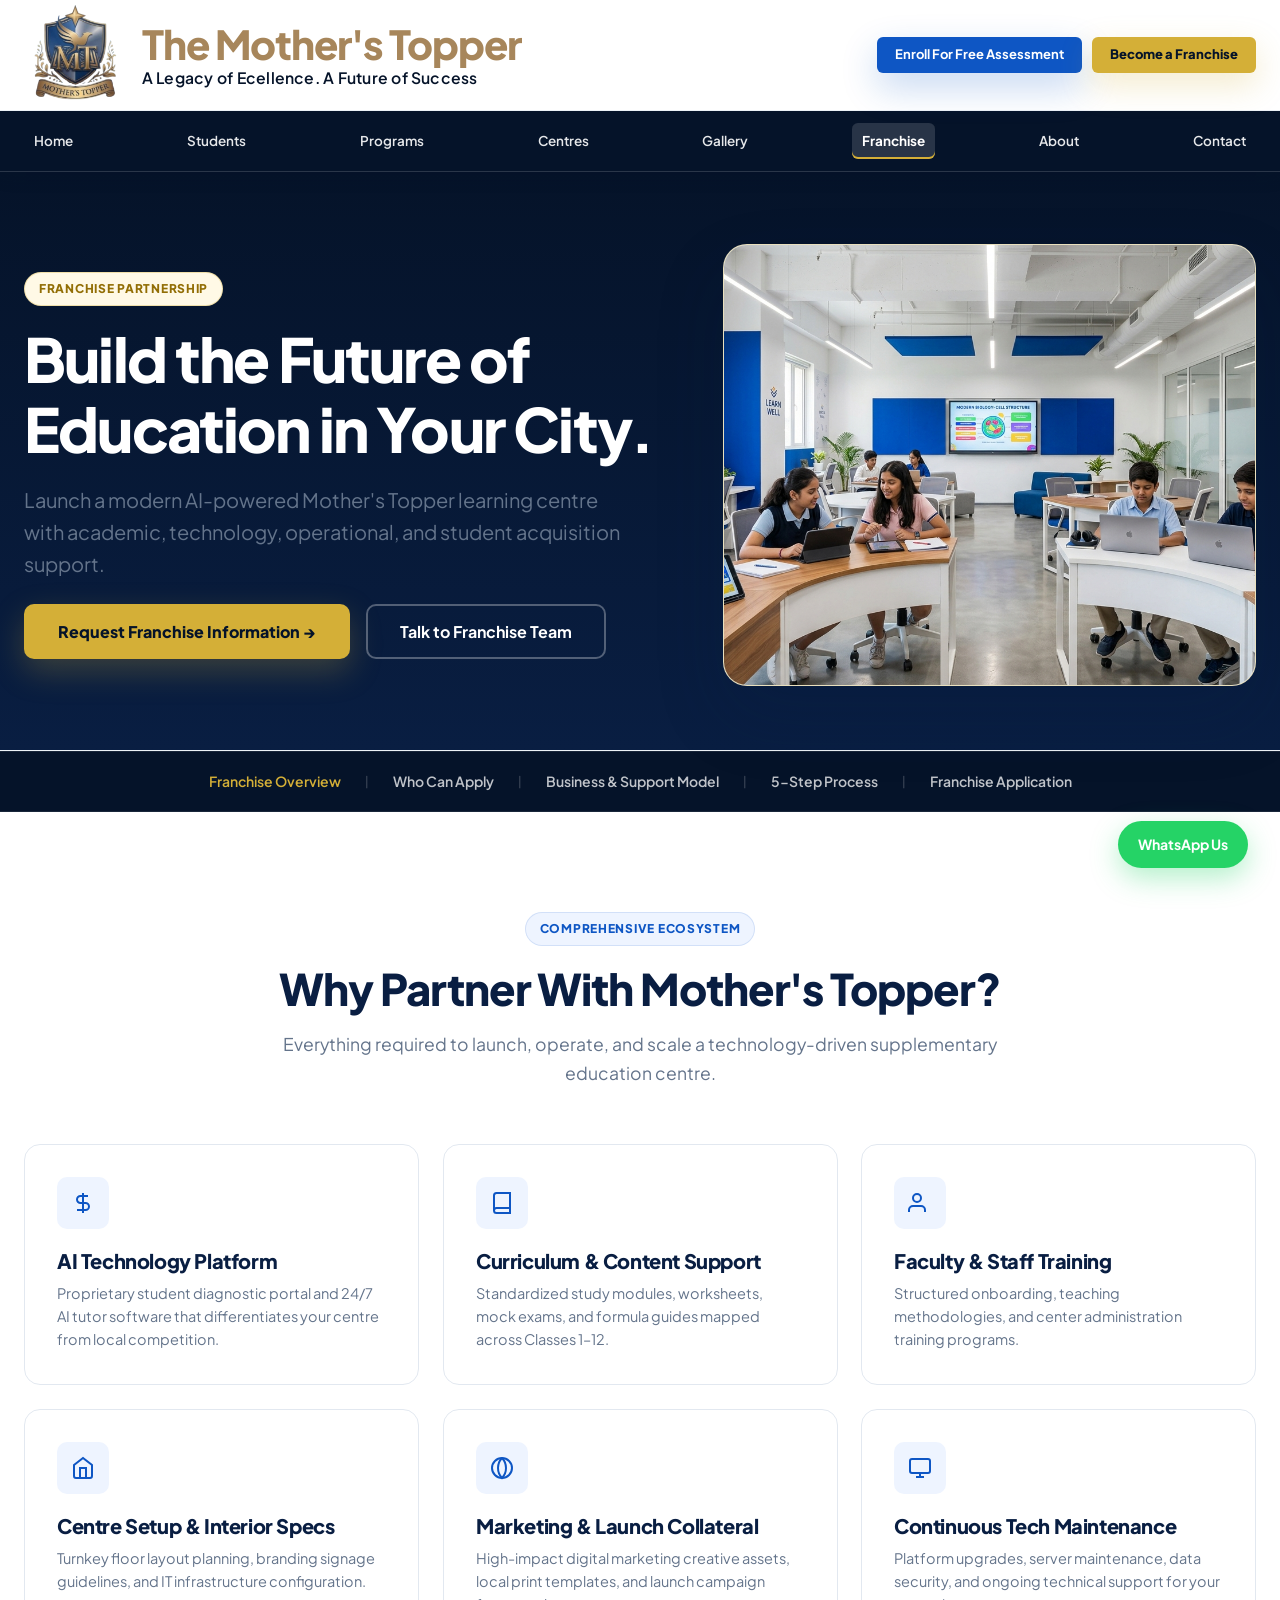
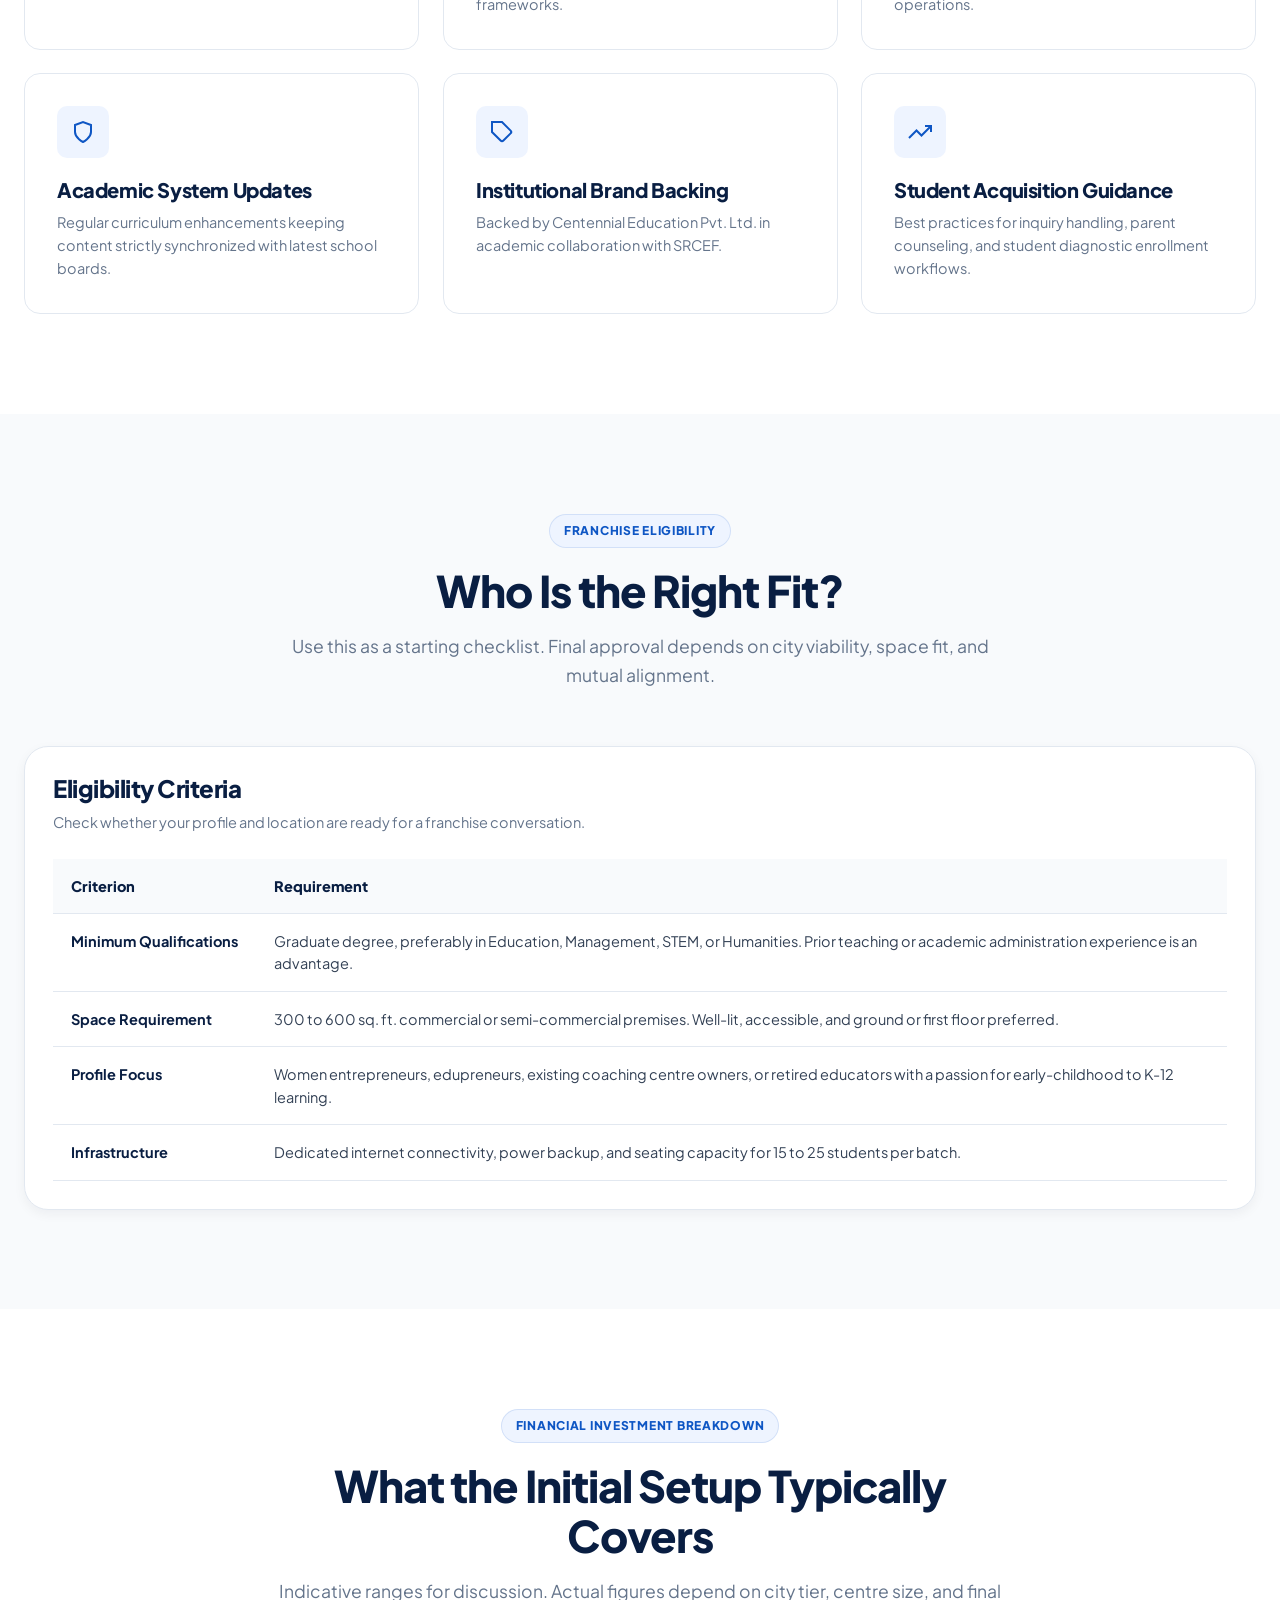
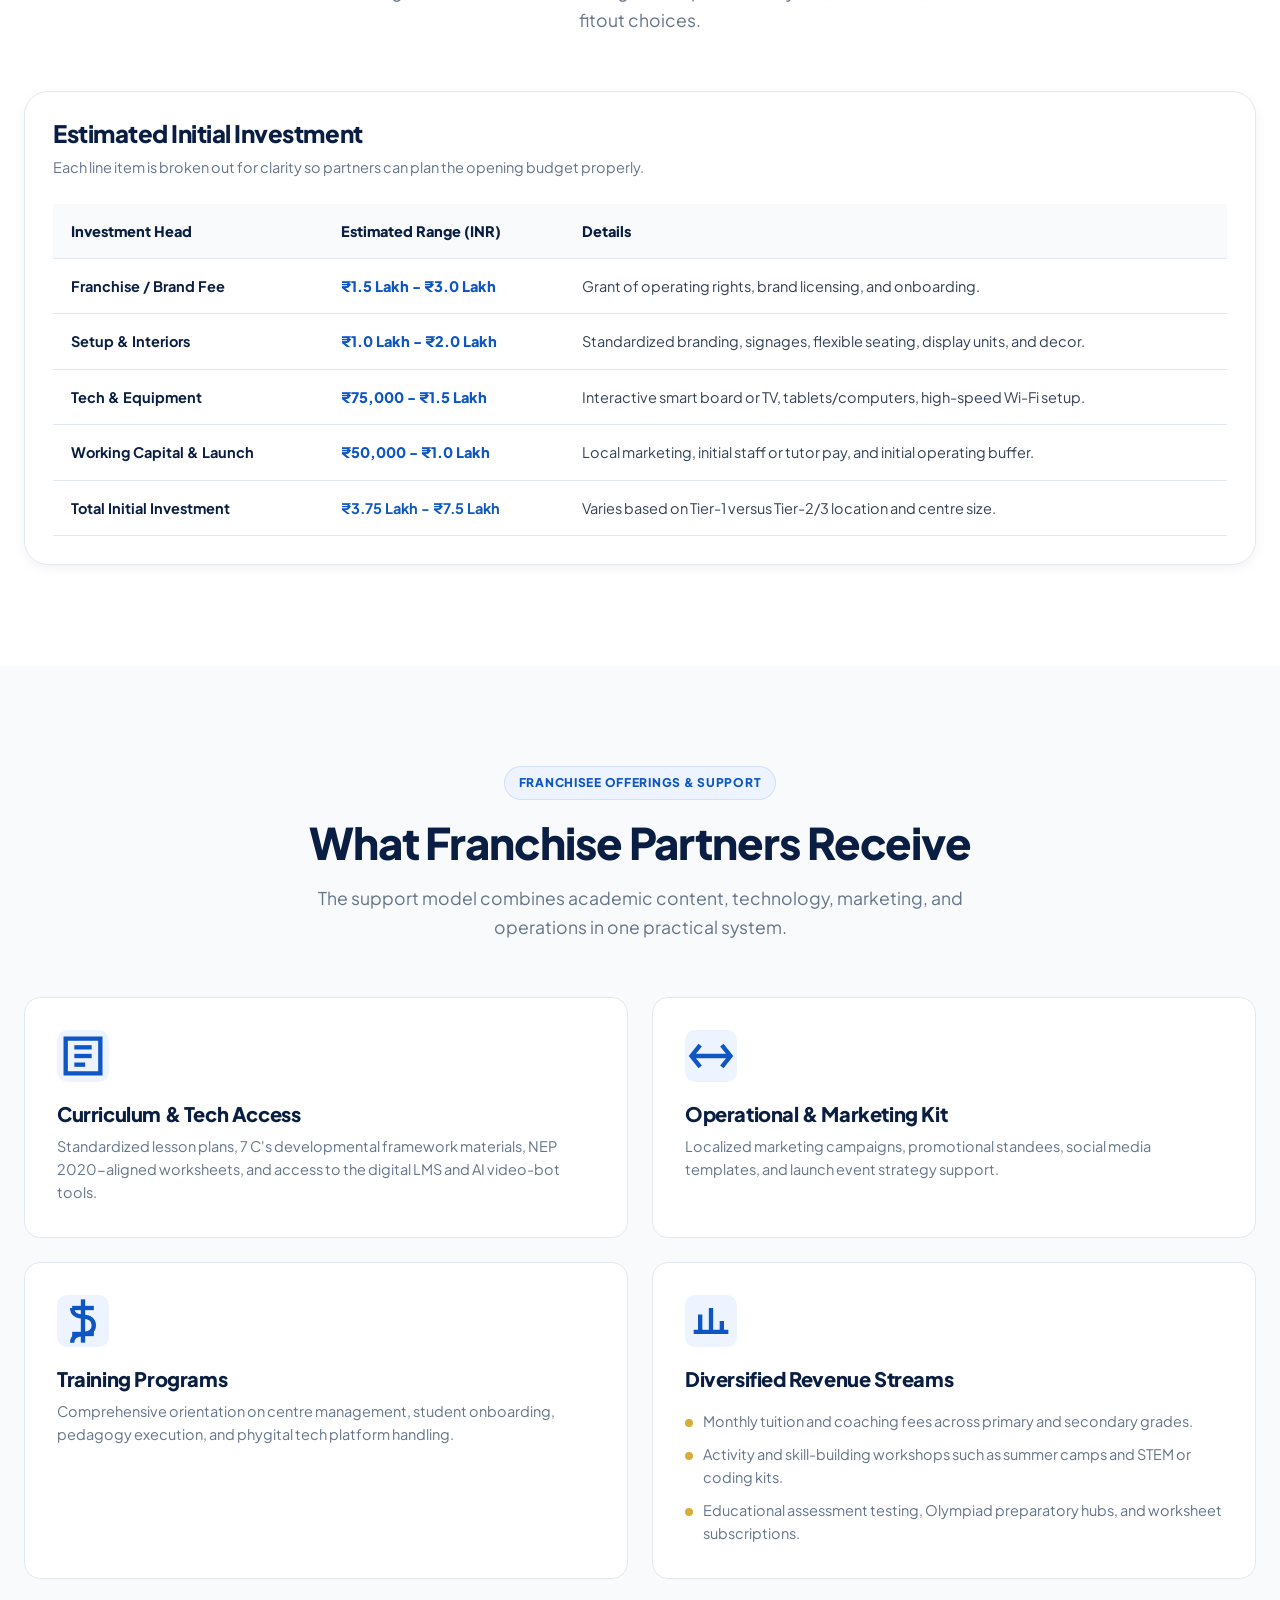
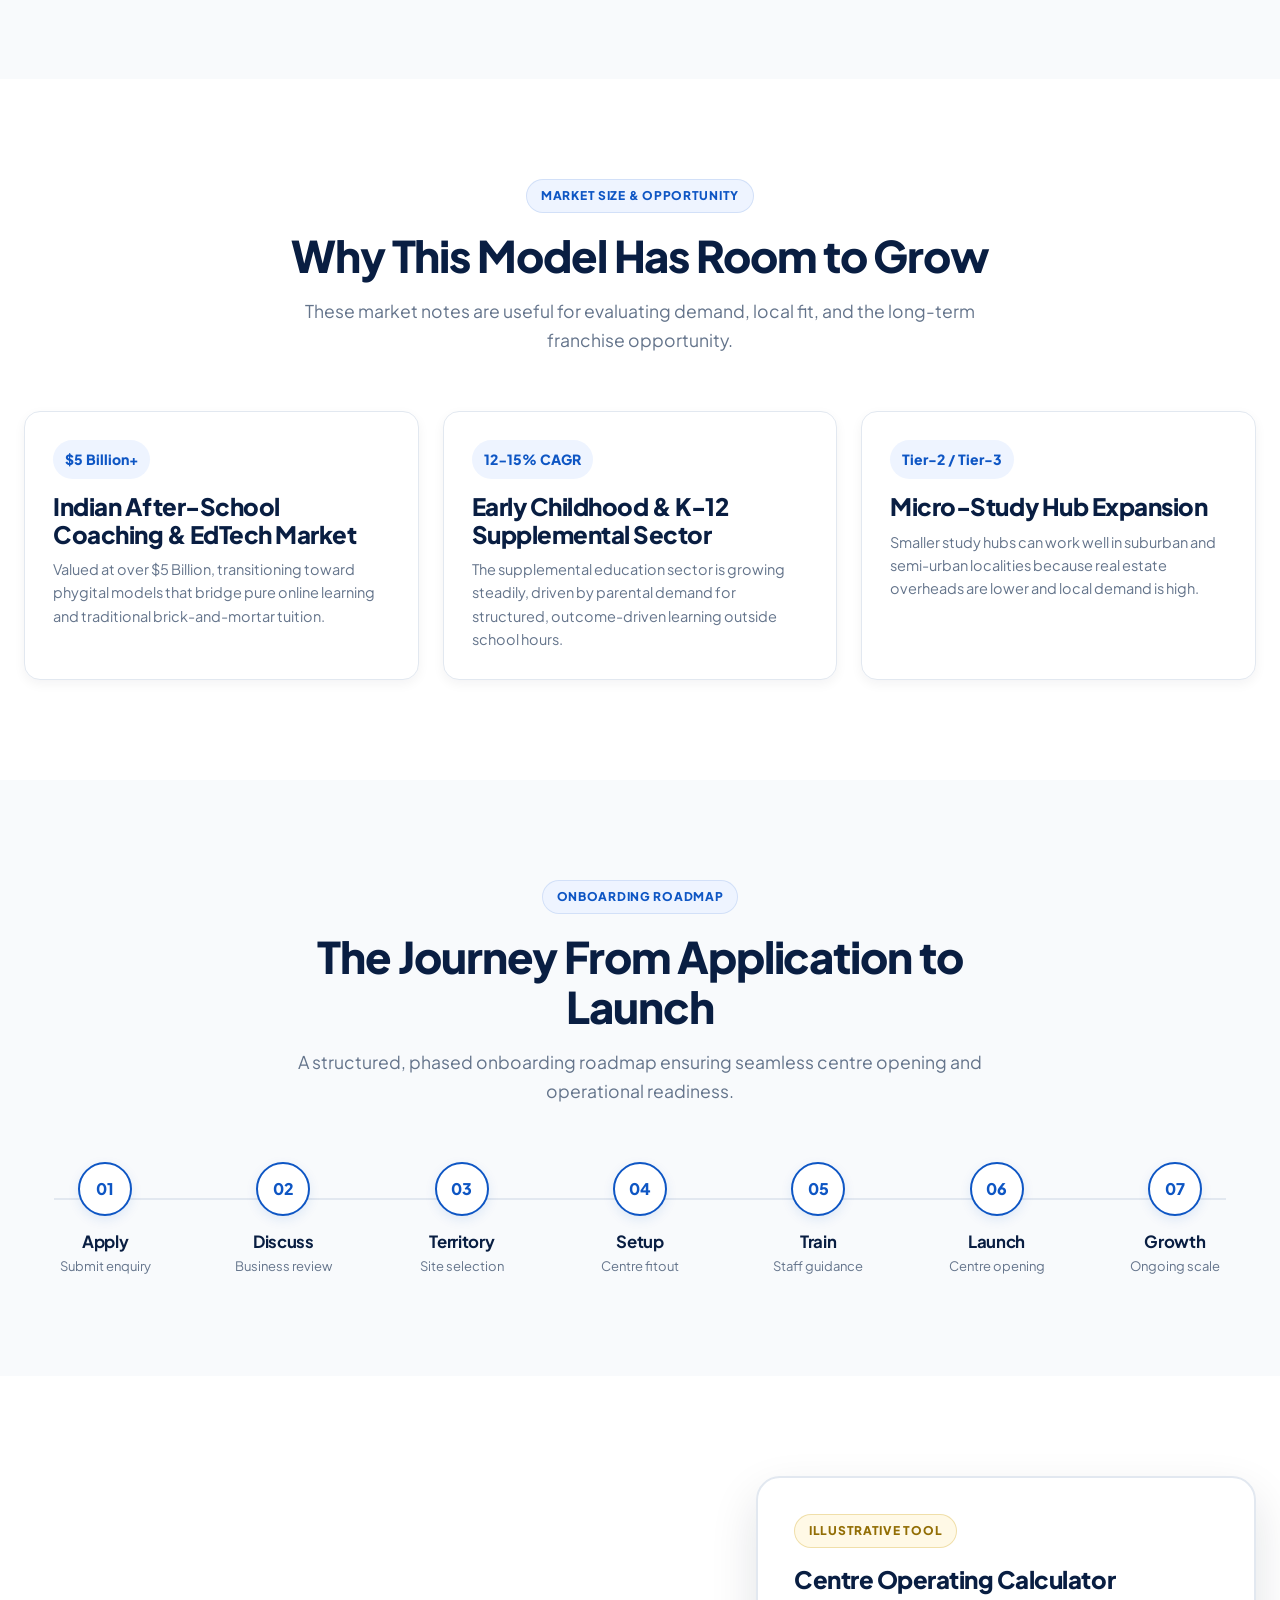
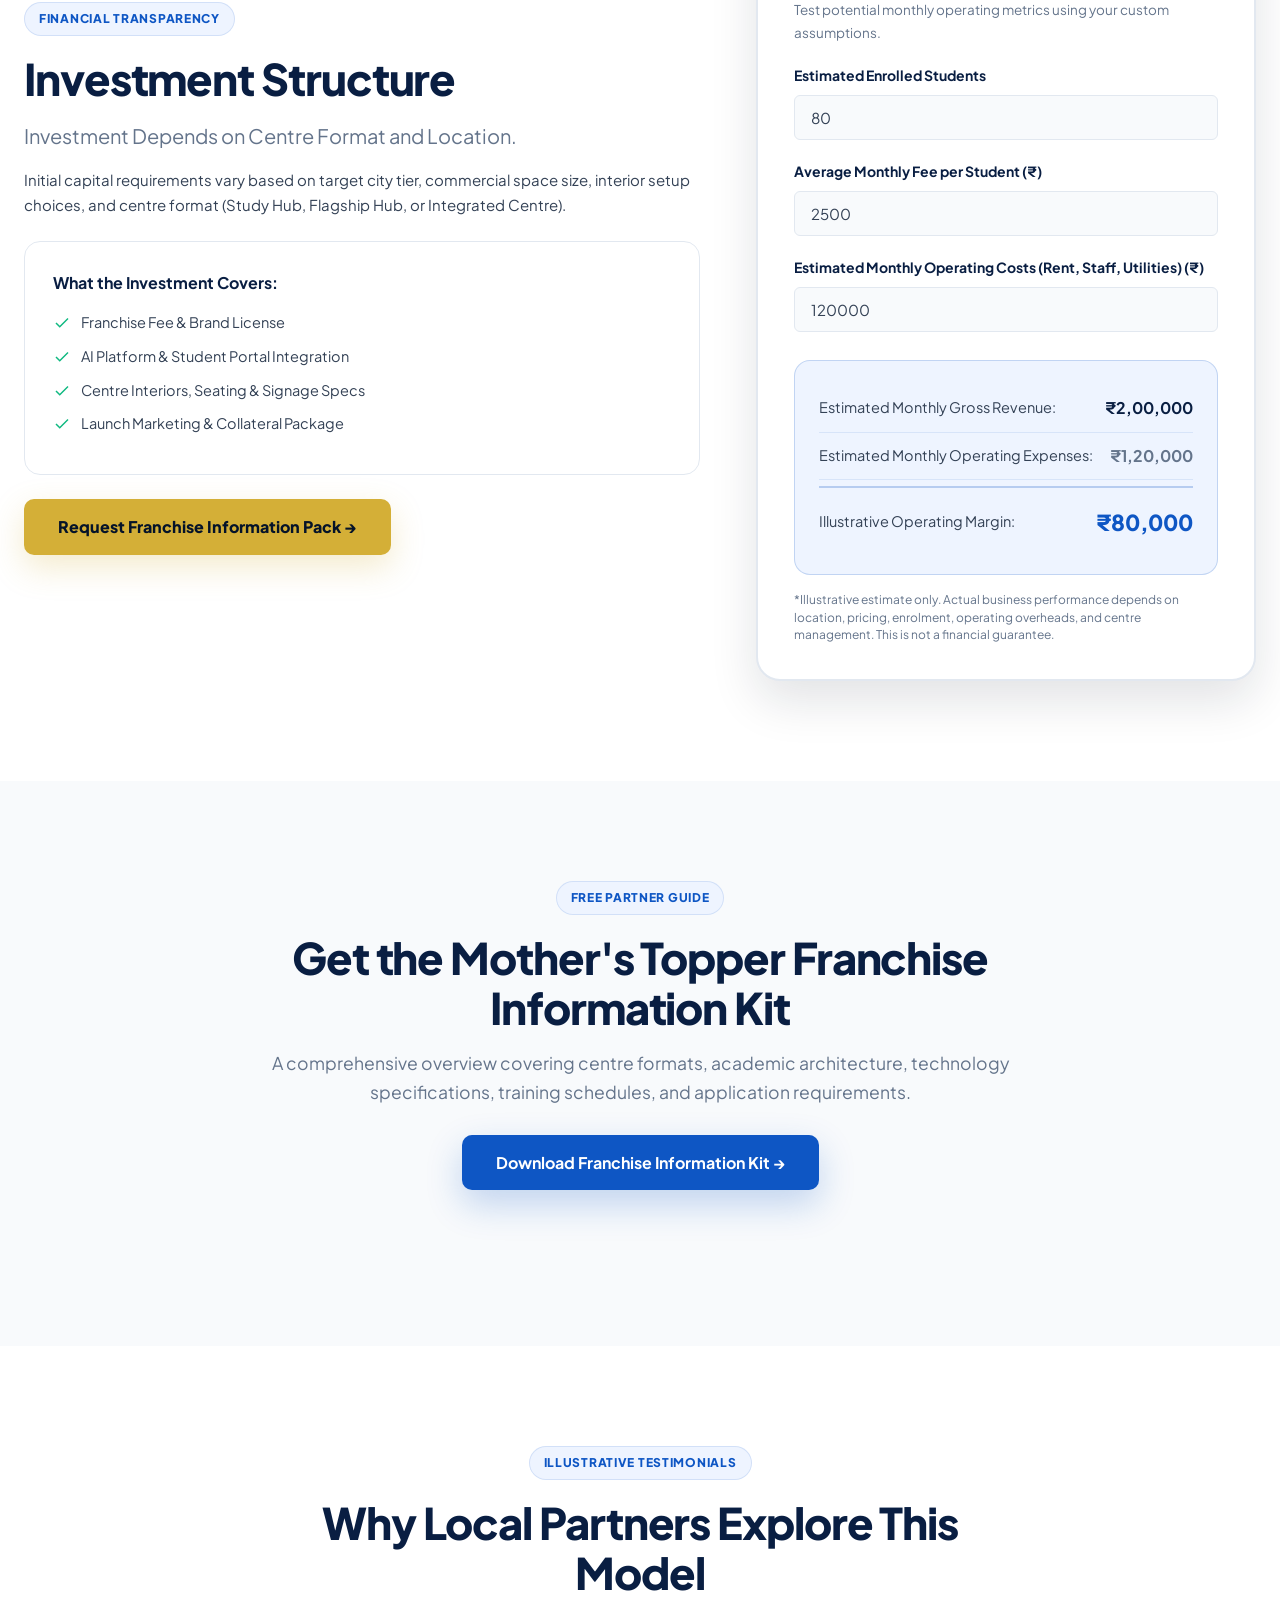
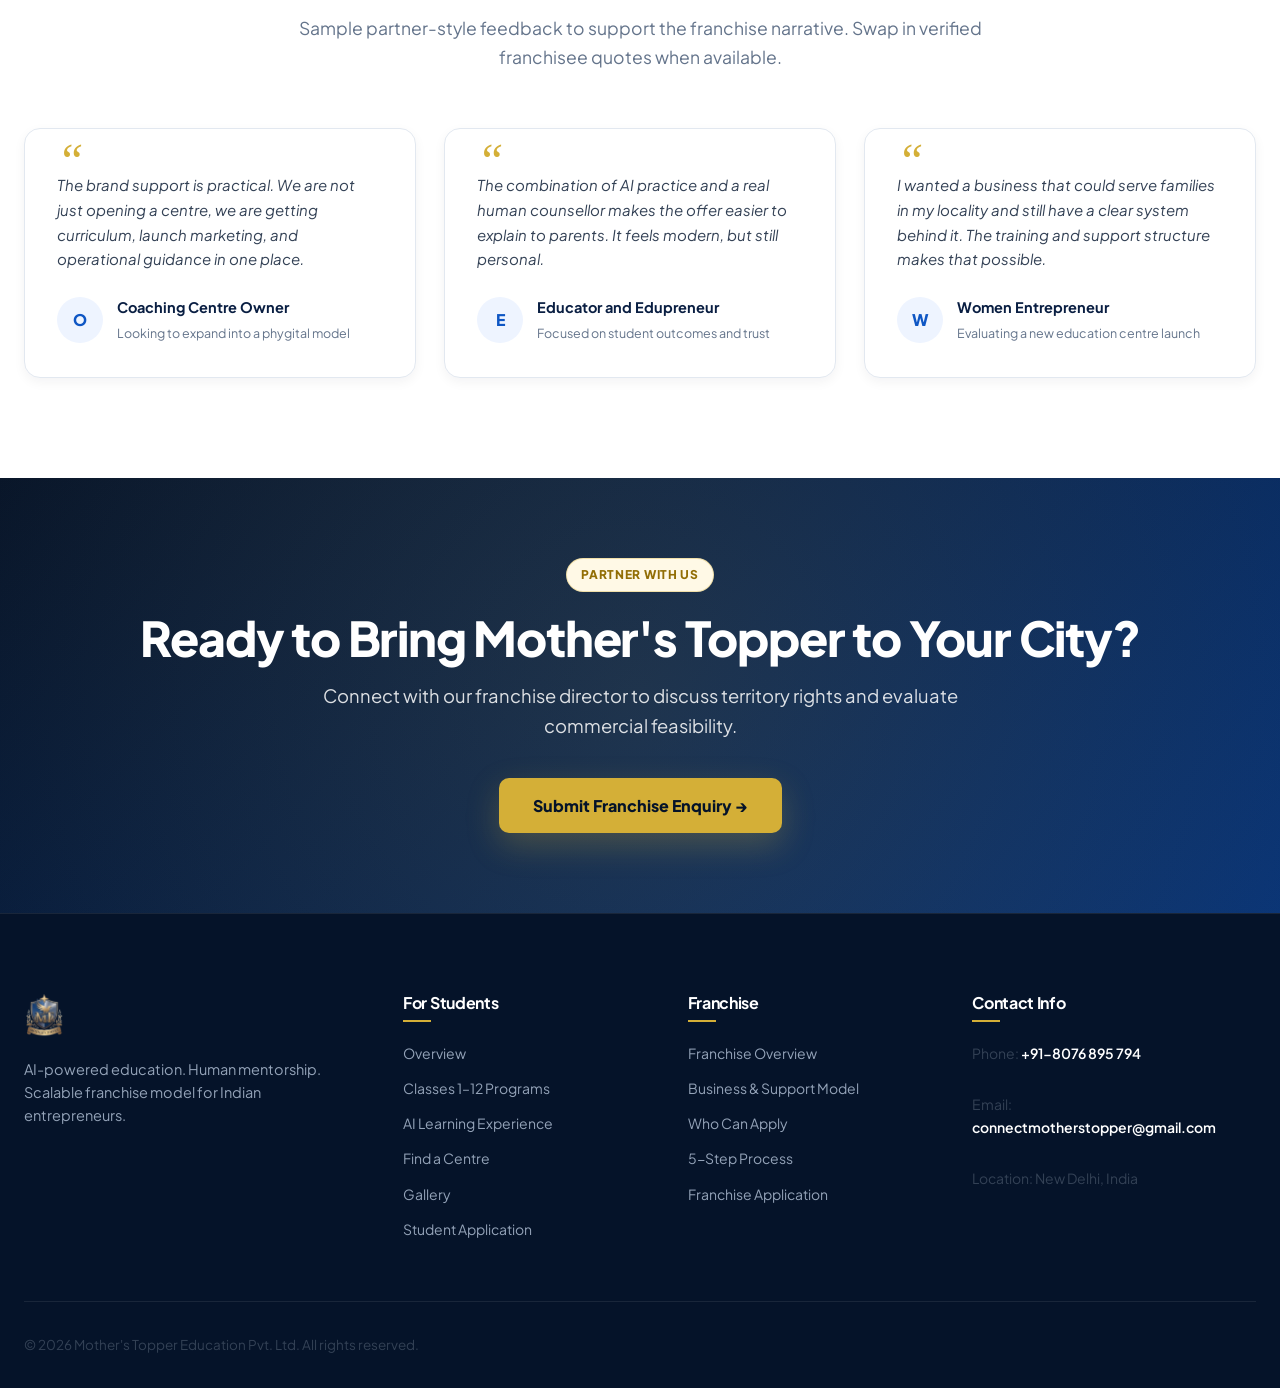
<file: franchise.html>
<!DOCTYPE html>
<html lang="en">
<head>
  <meta charset="utf-8">
  <meta name="viewport" content="width=device-width, initial-scale=1">
  <title>Franchise Opportunity | Mother's Topper AI Education Franchise</title>
  <meta name="description" content="Launch an AI-powered Mother's Topper learning centre in your city. Turnkey business model, proprietary AI platform, complete academic curriculum, and marketing support.">
  <link rel="canonical" href="https://motherstopperindia.com/franchise.html">
  <meta property="og:title" content="Franchise Opportunity | Mother's Topper">
  <meta property="og:description" content="Build the Future of Education in Your City. Scalable AI-powered coaching centre franchise.">
  <meta property="og:image" content="img/logo.png">
  <link rel="icon" href="img/logo.png">
  <link rel="stylesheet" href="css/style.css">
  <script defer src="js/main.js"></script>
</head>
<body>
  <a class="skip-link" href="#main">Skip to main content</a>

  <!-- Global Header -->
  <header class="site-header" data-header>
    <div class="container nav-container">
      <a class="brand-logo" href="index.html" aria-label="Mother's Topper Home">
        <img src="img/logo.png" alt="Mother's Topper India" width="220" height="72">
        <span class="brand-copy">
          <strong class="brand">The Mother's Topper</strong>
          <small class="tag-line">A Legacy of Ecellence. A Future of Success</small>
        </span>
      </a>
      <div class="header-ctas">
        <a class="btn btn-primary btn-sm" href="student-application.html">Enroll For Free Assessment</a>
        <a class="btn btn-gold btn-sm" href="franchise-application.html">Become a Franchise</a>
      </div>
    </div>
  </header>

  <div class="site-nav-bar">
    <div class="container site-nav-container">
      <button class="menu-toggle" type="button" aria-label="Open navigation menu" aria-expanded="false" data-menu-toggle>
        <span></span><span></span><span></span>
      </button>
      <nav class="main-nav" aria-label="Primary Navigation" data-nav>
        <a href="index.html">Home</a>
        <a href="student.html">Students</a>
      
        <a href="programs.html">Programs</a>
        <a href="centres.html">Centres</a>
        <a href="gallery.html">Gallery</a>
        <a href="franchise.html" class="active">Franchise</a>
        <a href="about.html">About</a>
        <a href="contact.html">Contact</a>
      </nav>
    </div>
  </div>

  <main id="main">
    <!-- Dark Navy Hero -->
    <section class="page-hero dark-hero">
      <div class="container page-hero-grid">
        <div class="reveal">
          <span class="eyebrow gold">Franchise Partnership</span>
          <h1 style="color:var(--white);">Build the Future of Education in Your City.</h1>
          <p class="hero-lede">Launch a modern AI-powered Mother's Topper learning centre with academic, technology, operational, and student acquisition support.</p>
          <div class="btn-group" style="margin-top: 24px;">
            <a class="btn btn-gold btn-lg" href="franchise-application.html">Request Franchise Information &rarr;</a>
            <a class="btn btn-outline-white btn-lg" href="tel:+918076895794">Talk to Franchise Team</a>
          </div>
        </div>
        <div class="hero-image-wrap reveal reveal-delay-1" style="border:1px solid rgba(212, 175, 55, 0.3);">
          <img src="img/hero-franchise.jpg" alt="Mother's Topper Learning Centre" width="600" height="380">
        </div>
      </div>
    </section>

    <!-- Sub-navigation links -->
    <div class="subnav-strip">
      <div class="container">
        <div class="subnav-links">
          <a href="franchise.html" class="active">Franchise Overview</a>
          <span class="subnav-divider">|</span>
          <a href="franchise-eligibility.html">Who Can Apply</a>
          <span class="subnav-divider">|</span>
          <a href="franchise-model.html">Business & Support Model</a>
          <span class="subnav-divider">|</span>
          <a href="franchise-process.html">5-Step Process</a>
          <span class="subnav-divider">|</span>
          <a href="franchise-application.html">Franchise Application</a>
        </div>
      </div>
    </div>

    <!-- Franchise Value Proposition (9 Benefits) -->
    <section class="section-pad">
      <div class="container">
        <div class="section-header reveal">
          <span class="eyebrow">Comprehensive Ecosystem</span>
          <h2>Why Partner With Mother's Topper?</h2>
          <p>Everything required to launch, operate, and scale a technology-driven supplementary education centre.</p>
        </div>

        <div class="card-grid grid-3">
          <!-- 1 -->
          <article class="feature-card reveal">
            <div class="card-icon-wrap">
              <svg width="24" height="24" viewBox="0 0 24 24" fill="none" stroke="currentColor" stroke-width="2"><path d="M12 2v20M17 5H9.5a3.5 3.5 0 0 0 0 7h5a3.5 3.5 0 0 1 0 7H6"/></svg>
            </div>
            <h3>AI Technology Platform</h3>
            <p>Proprietary student diagnostic portal and 24/7 AI tutor software that differentiates your centre from local competition.</p>
          </article>

          <!-- 2 -->
          <article class="feature-card reveal reveal-delay-1">
            <div class="card-icon-wrap">
              <svg width="24" height="24" viewBox="0 0 24 24" fill="none" stroke="currentColor" stroke-width="2"><path d="M4 19.5A2.5 2.5 0 0 1 6.5 17H20"/><path d="M6.5 2H20v20H6.5A2.5 2.5 0 0 1 4 19.5v-15A2.5 2.5 0 0 1 6.5 2z"/></svg>
            </div>
            <h3>Curriculum & Content Support</h3>
            <p>Standardized study modules, worksheets, mock exams, and formula guides mapped across Classes 1–12.</p>
          </article>

          <!-- 3 -->
          <article class="feature-card reveal reveal-delay-2">
            <div class="card-icon-wrap">
              <svg width="24" height="24" viewBox="0 0 24 24" fill="none" stroke="currentColor" stroke-width="2"><path d="M17 21v-2a4 4 0 0 0-4-4H5a4 4 0 0 0-4 4v2"/><circle cx="9" cy="7" r="4"/></svg>
            </div>
            <h3>Faculty & Staff Training</h3>
            <p>Structured onboarding, teaching methodologies, and center administration training programs.</p>
          </article>

          <!-- 4 -->
          <article class="feature-card reveal">
            <div class="card-icon-wrap">
              <svg width="24" height="24" viewBox="0 0 24 24" fill="none" stroke="currentColor" stroke-width="2"><path d="M3 9l9-7 9 7v11a2 2 0 0 1-2 2H5a2 2 0 0 1-2-2z"/><polyline points="9 22 9 12 15 12 15 22"/></svg>
            </div>
            <h3>Centre Setup & Interior Specs</h3>
            <p>Turnkey floor layout planning, branding signage guidelines, and IT infrastructure configuration.</p>
          </article>

          <!-- 5 -->
          <article class="feature-card reveal reveal-delay-1">
            <div class="card-icon-wrap">
              <svg width="24" height="24" viewBox="0 0 24 24" fill="none" stroke="currentColor" stroke-width="2"><circle cx="12" cy="12" r="10"/><path d="M12 2a14.5 14.5 0 0 0 0 20 14.5 14.5 0 0 0 0-20"/></svg>
            </div>
            <h3>Marketing & Launch Collateral</h3>
            <p>High-impact digital marketing creative assets, local print templates, and launch campaign frameworks.</p>
          </article>

          <!-- 6 -->
          <article class="feature-card reveal reveal-delay-2">
            <div class="card-icon-wrap">
              <svg width="24" height="24" viewBox="0 0 24 24" fill="none" stroke="currentColor" stroke-width="2"><rect x="2" y="3" width="20" height="14" rx="2"/><line x1="8" y1="21" x2="16" y2="21"/><line x1="12" y1="17" x2="12" y2="21"/></svg>
            </div>
            <h3>Continuous Tech Maintenance</h3>
            <p>Platform upgrades, server maintenance, data security, and ongoing technical support for your operations.</p>
          </article>

          <!-- 7 -->
          <article class="feature-card reveal">
            <div class="card-icon-wrap">
              <svg width="24" height="24" viewBox="0 0 24 24" fill="none" stroke="currentColor" stroke-width="2"><path d="M12 22s8-4 8-10V5l-8-3-8 3v7c0 6 8 10 8 10z"/></svg>
            </div>
            <h3>Academic System Updates</h3>
            <p>Regular curriculum enhancements keeping content strictly synchronized with latest school boards.</p>
          </article>

          <!-- 8 -->
          <article class="feature-card reveal reveal-delay-1">
            <div class="card-icon-wrap">
              <svg width="24" height="24" viewBox="0 0 24 24" fill="none" stroke="currentColor" stroke-width="2"><path d="M20.59 13.41l-7.17 7.17a2 2 0 0 1-2.83 0L2 12V2h10l8.59 8.59a2 2 0 0 1 0 2.82z"/><line x1="7" y1="7" x2="7.01" y2="7"/></svg>
            </div>
            <h3>Institutional Brand Backing</h3>
            <p>Backed by Centennial Education Pvt. Ltd. in academic collaboration with SRCEF.</p>
          </article>

          <!-- 9 -->
          <article class="feature-card reveal reveal-delay-2">
            <div class="card-icon-wrap">
              <svg width="24" height="24" viewBox="0 0 24 24" fill="none" stroke="currentColor" stroke-width="2"><polyline points="23 6 13.5 15.5 8.5 10.5 1 18"/><polyline points="17 6 23 6 23 12"/></svg>
            </div>
            <h3>Student Acquisition Guidance</h3>
            <p>Best practices for inquiry handling, parent counseling, and student diagnostic enrollment workflows.</p>
          </article>
        </div>
      </div>
    </section>

    <!-- Franchise Eligibility -->
    <section class="section-pad bg-soft" id="franchise-eligibility">
      <div class="container">
        <div class="section-header reveal">
          <span class="eyebrow">Franchise Eligibility</span>
          <h2>Who Is the Right Fit?</h2>
          <p>Use this as a starting checklist. Final approval depends on city viability, space fit, and mutual alignment.</p>
        </div>

        <div class="table-band reveal">
          <div class="table-band-head">
            <h3>Eligibility Criteria</h3>
            <p>Check whether your profile and location are ready for a franchise conversation.</p>
          </div>

          <div class="table-shell">
            <table class="franchise-table">
              <thead>
                <tr>
                  <th>Criterion</th>
                  <th>Requirement</th>
                </tr>
              </thead>
              <tbody>
                <tr>
                  <td>Minimum Qualifications</td>
                  <td>Graduate degree, preferably in Education, Management, STEM, or Humanities. Prior teaching or academic administration experience is an advantage.</td>
                </tr>
                <tr>
                  <td>Space Requirement</td>
                  <td>300 to 600 sq. ft. commercial or semi-commercial premises. Well-lit, accessible, and ground or first floor preferred.</td>
                </tr>
                <tr>
                  <td>Profile Focus</td>
                  <td>Women entrepreneurs, edupreneurs, existing coaching centre owners, or retired educators with a passion for early-childhood to K-12 learning.</td>
                </tr>
                <tr>
                  <td>Infrastructure</td>
                  <td>Dedicated internet connectivity, power backup, and seating capacity for 15 to 25 students per batch.</td>
                </tr>
              </tbody>
            </table>
          </div>
        </div>
      </div>
    </section>

    <!-- Financial Investment Breakdown -->
    <section class="section-pad" id="franchise-investment">
      <div class="container">
        <div class="section-header reveal">
          <span class="eyebrow">Financial Investment Breakdown</span>
          <h2>What the Initial Setup Typically Covers</h2>
          <p>Indicative ranges for discussion. Actual figures depend on city tier, centre size, and final fitout choices.</p>
        </div>

        <div class="table-band reveal">
          <div class="table-band-head">
            <h3>Estimated Initial Investment</h3>
            <p>Each line item is broken out for clarity so partners can plan the opening budget properly.</p>
          </div>

          <div class="table-shell">
            <table class="franchise-table investment-table">
              <thead>
                <tr>
                  <th>Investment Head</th>
                  <th>Estimated Range (INR)</th>
                  <th>Details</th>
                </tr>
              </thead>
              <tbody>
                <tr>
                  <td>Franchise / Brand Fee</td>
                  <td>₹1.5 Lakh - ₹3.0 Lakh</td>
                  <td>Grant of operating rights, brand licensing, and onboarding.</td>
                </tr>
                <tr>
                  <td>Setup & Interiors</td>
                  <td>₹1.0 Lakh - ₹2.0 Lakh</td>
                  <td>Standardized branding, signages, flexible seating, display units, and decor.</td>
                </tr>
                <tr>
                  <td>Tech & Equipment</td>
                  <td>₹75,000 - ₹1.5 Lakh</td>
                  <td>Interactive smart board or TV, tablets/computers, high-speed Wi-Fi setup.</td>
                </tr>
                <tr>
                  <td>Working Capital & Launch</td>
                  <td>₹50,000 - ₹1.0 Lakh</td>
                  <td>Local marketing, initial staff or tutor pay, and initial operating buffer.</td>
                </tr>
                <tr>
                  <td>Total Initial Investment</td>
                  <td><strong>₹3.75 Lakh - ₹7.5 Lakh</strong></td>
                  <td>Varies based on Tier-1 versus Tier-2/3 location and centre size.</td>
                </tr>
              </tbody>
            </table>
          </div>
        </div>
      </div>
    </section>

    <!-- Franchisee Support -->
    <section class="section-pad bg-soft" id="franchise-support">
      <div class="container">
        <div class="section-header reveal">
          <span class="eyebrow">Franchisee Offerings & Support</span>
          <h2>What Franchise Partners Receive</h2>
          <p>The support model combines academic content, technology, marketing, and operations in one practical system.</p>
        </div>

        <div class="card-grid grid-2 reveal">
          <article class="feature-card support-card">
            <div class="card-icon-wrap">
              <svg viewBox="0 0 24 24" fill="none" stroke="currentColor" stroke-width="2"><path d="M4 4h16v16H4z"/><path d="M8 8h8"/><path d="M8 12h8"/><path d="M8 16h5"/></svg>
            </div>
            <h3>Curriculum & Tech Access</h3>
            <p>Standardized lesson plans, 7 C's developmental framework materials, NEP 2020-aligned worksheets, and access to the digital LMS and AI video-bot tools.</p>
          </article>
          <article class="feature-card support-card">
            <div class="card-icon-wrap">
              <svg viewBox="0 0 24 24" fill="none" stroke="currentColor" stroke-width="2"><path d="M3 12h18"/><path d="M7 7l-4 5 4 5"/><path d="M17 7l4 5-4 5"/></svg>
            </div>
            <h3>Operational & Marketing Kit</h3>
            <p>Localized marketing campaigns, promotional standees, social media templates, and launch event strategy support.</p>
          </article>
          <article class="feature-card support-card">
            <div class="card-icon-wrap">
              <svg viewBox="0 0 24 24" fill="none" stroke="currentColor" stroke-width="2"><path d="M12 2v20"/><path d="M7 6h10"/><path d="M7 18h10"/><path d="M7 6c0 2.5 2 4 5 4s5 1.5 5 4-2 4-5 4-5 1.5-5 4"/></svg>
            </div>
            <h3>Training Programs</h3>
            <p>Comprehensive orientation on centre management, student onboarding, pedagogy execution, and phygital tech platform handling.</p>
          </article>
          <article class="feature-card support-card">
            <div class="card-icon-wrap">
              <svg viewBox="0 0 24 24" fill="none" stroke="currentColor" stroke-width="2"><path d="M4 17h16"/><path d="M7 17V9"/><path d="M12 17V6"/><path d="M17 17v-5"/></svg>
            </div>
            <h3>Diversified Revenue Streams</h3>
            <ul class="support-list">
              <li>Monthly tuition and coaching fees across primary and secondary grades.</li>
              <li>Activity and skill-building workshops such as summer camps and STEM or coding kits.</li>
              <li>Educational assessment testing, Olympiad preparatory hubs, and worksheet subscriptions.</li>
            </ul>
          </article>
        </div>
      </div>
    </section>

    <!-- Market Opportunity -->
    <section class="section-pad" id="franchise-market">
      <div class="container">
        <div class="section-header reveal">
          <span class="eyebrow">Market Size & Opportunity</span>
          <h2>Why This Model Has Room to Grow</h2>
          <p>These market notes are useful for evaluating demand, local fit, and the long-term franchise opportunity.</p>
        </div>

        <div class="market-grid reveal">
          <article class="market-card">
            <span class="market-value">$5 Billion+</span>
            <h3>Indian After-School Coaching & EdTech Market</h3>
            <p>Valued at over $5 Billion, transitioning toward phygital models that bridge pure online learning and traditional brick-and-mortar tuition.</p>
          </article>
          <article class="market-card">
            <span class="market-value">12-15% CAGR</span>
            <h3>Early Childhood & K-12 Supplemental Sector</h3>
            <p>The supplemental education sector is growing steadily, driven by parental demand for structured, outcome-driven learning outside school hours.</p>
          </article>
          <article class="market-card">
            <span class="market-value">Tier-2 / Tier-3</span>
            <h3>Micro-Study Hub Expansion</h3>
            <p>Smaller study hubs can work well in suburban and semi-urban localities because real estate overheads are lower and local demand is high.</p>
          </article>
        </div>
      </div>
    </section>

    <!-- Franchise Process (01 to 07) -->
    <section class="section-pad bg-soft">
      <div class="container">
        <div class="section-header reveal">
          <span class="eyebrow">Onboarding Roadmap</span>
          <h2>The Journey From Application to Launch</h2>
          <p>A structured, phased onboarding roadmap ensuring seamless centre opening and operational readiness.</p>
        </div>

        <div class="timeline-process reveal" style="grid-template-columns: repeat(7, 1fr);">
          <div class="process-step">
            <div class="step-circle">01</div>
            <h4>Apply</h4>
            <p>Submit enquiry</p>
          </div>
          <div class="process-step">
            <div class="step-circle">02</div>
            <h4>Discuss</h4>
            <p>Business review</p>
          </div>
          <div class="process-step">
            <div class="step-circle">03</div>
            <h4>Territory</h4>
            <p>Site selection</p>
          </div>
          <div class="process-step">
            <div class="step-circle">04</div>
            <h4>Setup</h4>
            <p>Centre fitout</p>
          </div>
          <div class="process-step">
            <div class="step-circle">05</div>
            <h4>Train</h4>
            <p>Staff guidance</p>
          </div>
          <div class="process-step">
            <div class="step-circle">06</div>
            <h4>Launch</h4>
            <p>Centre opening</p>
          </div>
          <div class="process-step">
            <div class="step-circle">07</div>
            <h4>Growth</h4>
            <p>Ongoing scale</p>
          </div>
        </div>
      </div>
    </section>

    <!-- Franchise Investment & Interactive Calculator -->
    <section class="section-pad">
      <div class="container hero-grid">
        <div class="reveal">
          <span class="eyebrow">Financial Transparency</span>
          <h2>Investment Structure</h2>
          <p class="hero-lede">Investment Depends on Centre Format and Location.</p>
          <p>Initial capital requirements vary based on target city tier, commercial space size, interior setup choices, and centre format (Study Hub, Flagship Hub, or Integrated Centre).</p>

          <div class="feature-card" style="margin-top:24px; padding:28px;">
            <strong style="color:var(--navy); font-size:16px;">What the Investment Covers:</strong>
            <ul class="journey-feature-list" style="margin-top:14px; margin-bottom:0;">
              <li><svg width="18" height="18" viewBox="0 0 24 24" fill="none" stroke="currentColor" stroke-width="2"><polyline points="20 6 9 17 4 12"/></svg> Franchise Fee & Brand License</li>
              <li><svg width="18" height="18" viewBox="0 0 24 24" fill="none" stroke="currentColor" stroke-width="2"><polyline points="20 6 9 17 4 12"/></svg> AI Platform & Student Portal Integration</li>
              <li><svg width="18" height="18" viewBox="0 0 24 24" fill="none" stroke="currentColor" stroke-width="2"><polyline points="20 6 9 17 4 12"/></svg> Centre Interiors, Seating & Signage Specs</li>
              <li><svg width="18" height="18" viewBox="0 0 24 24" fill="none" stroke="currentColor" stroke-width="2"><polyline points="20 6 9 17 4 12"/></svg> Launch Marketing & Collateral Package</li>
            </ul>
          </div>

          <div style="margin-top:24px;">
            <a class="btn btn-gold btn-lg" href="franchise-application.html">Request Franchise Information Pack &rarr;</a>
          </div>
        </div>

        <!-- Interactive Calculator -->
        <div class="calculator-card reveal reveal-delay-1" data-calculator>
          <span class="eyebrow gold">Illustrative Tool</span>
          <h3 style="margin-bottom:6px;">Centre Operating Calculator</h3>
          <p style="font-size:13.5px; color:var(--ink-muted); margin-bottom:20px;">Test potential monthly operating metrics using your custom assumptions.</p>

          <div class="calc-inputs">
            <div class="calc-field">
              <label>Estimated Enrolled Students</label>
              <input type="number" name="students" min="10" max="500" value="80">
            </div>

            <div class="calc-field">
              <label>Average Monthly Fee per Student (&#8377;)</label>
              <input type="number" name="fee" min="1000" max="25000" value="2500">
            </div>

            <div class="calc-field">
              <label>Estimated Monthly Operating Costs (Rent, Staff, Utilities) (&#8377;)</label>
              <input type="number" name="costs" min="10000" max="500000" value="120000">
            </div>
          </div>

          <div class="calc-results-box">
            <div class="calc-result-row">
              <span>Estimated Monthly Gross Revenue:</span>
              <strong data-revenue>&#8377; 2,00,000</strong>
            </div>
            <div class="calc-result-row">
              <span>Estimated Monthly Operating Expenses:</span>
              <strong data-costs style="color:var(--ink-muted);">&#8377; 1,20,000</strong>
            </div>
            <div class="calc-result-row total-row">
              <span>Illustrative Operating Margin:</span>
              <strong data-margin>&#8377; 80,000</strong>
            </div>
          </div>

          <p class="calc-disclaimer">*Illustrative estimate only. Actual business performance depends on location, pricing, enrolment, operating overheads, and centre management. This is not a financial guarantee.</p>
        </div>
      </div>
    </section>

    <!-- Franchise Information Kit Lead Magnet -->
    <section class="section-pad bg-soft">
      <div class="container text-center">
        <div class="section-header reveal">
          <span class="eyebrow">Free Partner Guide</span>
          <h2>Get the Mother's Topper Franchise Information Kit</h2>
          <p>A comprehensive overview covering centre formats, academic architecture, technology specifications, training schedules, and application requirements.</p>
          <div style="margin-top:28px;">
            <a class="btn btn-primary btn-lg" href="franchise-application.html">Download Franchise Information Kit &rarr;</a>
          </div>
        </div>
      </div>
    </section>

    <!-- Illustrative Testimonials -->
    <section class="section-pad">
      <div class="container">
        <div class="section-header reveal">
          <span class="eyebrow">Illustrative Testimonials</span>
          <h2>Why Local Partners Explore This Model</h2>
          <p>Sample partner-style feedback to support the franchise narrative. Swap in verified franchisee quotes when available.</p>
        </div>

        <div class="testimonials-grid">
          <article class="testimonial-card reveal">
            <p class="testimonial-quote">The brand support is practical. We are not just opening a centre, we are getting curriculum, launch marketing, and operational guidance in one place.</p>
            <div class="testimonial-author">
              <div class="author-avatar">O</div>
              <div class="author-details">
                <strong>Coaching Centre Owner</strong>
                <span>Looking to expand into a phygital model</span>
              </div>
            </div>
          </article>

          <article class="testimonial-card reveal reveal-delay-1">
            <p class="testimonial-quote">The combination of AI practice and a real human counsellor makes the offer easier to explain to parents. It feels modern, but still personal.</p>
            <div class="testimonial-author">
              <div class="author-avatar">E</div>
              <div class="author-details">
                <strong>Educator and Edupreneur</strong>
                <span>Focused on student outcomes and trust</span>
              </div>
            </div>
          </article>

          <article class="testimonial-card reveal reveal-delay-2">
            <p class="testimonial-quote">I wanted a business that could serve families in my locality and still have a clear system behind it. The training and support structure makes that possible.</p>
            <div class="testimonial-author">
              <div class="author-avatar">W</div>
              <div class="author-details">
                <strong>Women Entrepreneur</strong>
                <span>Evaluating a new education centre launch</span>
              </div>
            </div>
          </article>
        </div>
      </div>
    </section>

    <!-- CTA Banner -->
    <section class="cta-banner">
      <div class="container reveal">
        <span class="eyebrow gold">Partner With Us</span>
        <h2>Ready to Bring Mother's Topper to Your City?</h2>
        <p>Connect with our franchise director to discuss territory rights and evaluate commercial feasibility.</p>
        <a class="btn btn-gold btn-lg" href="franchise-application.html">Submit Franchise Enquiry &rarr;</a>
      </div>
    </section>
  </main>

  <!-- Global Footer -->
  <footer class="site-footer">
    <div class="container footer-grid">
      <div class="footer-brand">
        <img src="img/logo.png" alt="Mother's Topper Logo" width="190" height="60">
        <p>AI-powered education. Human mentorship. Scalable franchise model for Indian entrepreneurs.</p>
      </div>

      <div class="footer-col">
        <h4>For Students</h4>
        <div class="footer-links">
          <a href="student.html">Overview</a>
          <a href="programs.html">Classes 1–12 Programs</a>
          <a href="ai-learning.html">AI Learning Experience</a>
          <a href="centres.html">Find a Centre</a>
          <a href="gallery.html">Gallery</a>
          <a href="student-application.html">Student Application</a>
        </div>
      </div>

      <div class="footer-col">
        <h4>Franchise</h4>
        <div class="footer-links">
          <a href="franchise.html">Franchise Overview</a>
          <a href="franchise-model.html">Business & Support Model</a>
          <a href="franchise-eligibility.html">Who Can Apply</a>
          <a href="franchise-process.html">5-Step Process</a>
          <a href="franchise-application.html">Franchise Application</a>
        </div>
      </div>

      <div class="footer-col">
        <h4>Contact Info</h4>
        <div class="footer-contact-info">
          <p>Phone: <a href="tel:+918076895794">+91-8076 895 794</a></p>
          <p>Email: <a href="mailto:connectmotherstopper@gmail.com">connectmotherstopper@gmail.com</a></p>
          <p>Location: New Delhi, India</p>
        </div>
      </div>
    </div>

    <div class="container footer-bottom">
      <p>&copy; 2026 Mother's Topper Education Pvt. Ltd. All rights reserved.</p>
    </div>
  </footer>

  <a class="whatsapp-floating-btn" href="https://wa.me/918076895794" target="_blank" rel="noopener" aria-label="Chat with Mother's Topper on WhatsApp">WhatsApp Us</a>
  <div class="mobile-bottom-bar" aria-label="Mobile quick actions">
    <div class="mobile-bottom-actions">
      <a class="mob-call-btn" href="tel:+918076895794">Call</a>
      <a class="mob-wa-btn" href="https://wa.me/918076895794" target="_blank" rel="noopener">WhatsApp</a>
      <a class="mob-apply-btn" href="franchise-application.html">Apply</a>
    </div>
  </div>
</body>
</html>
</file>
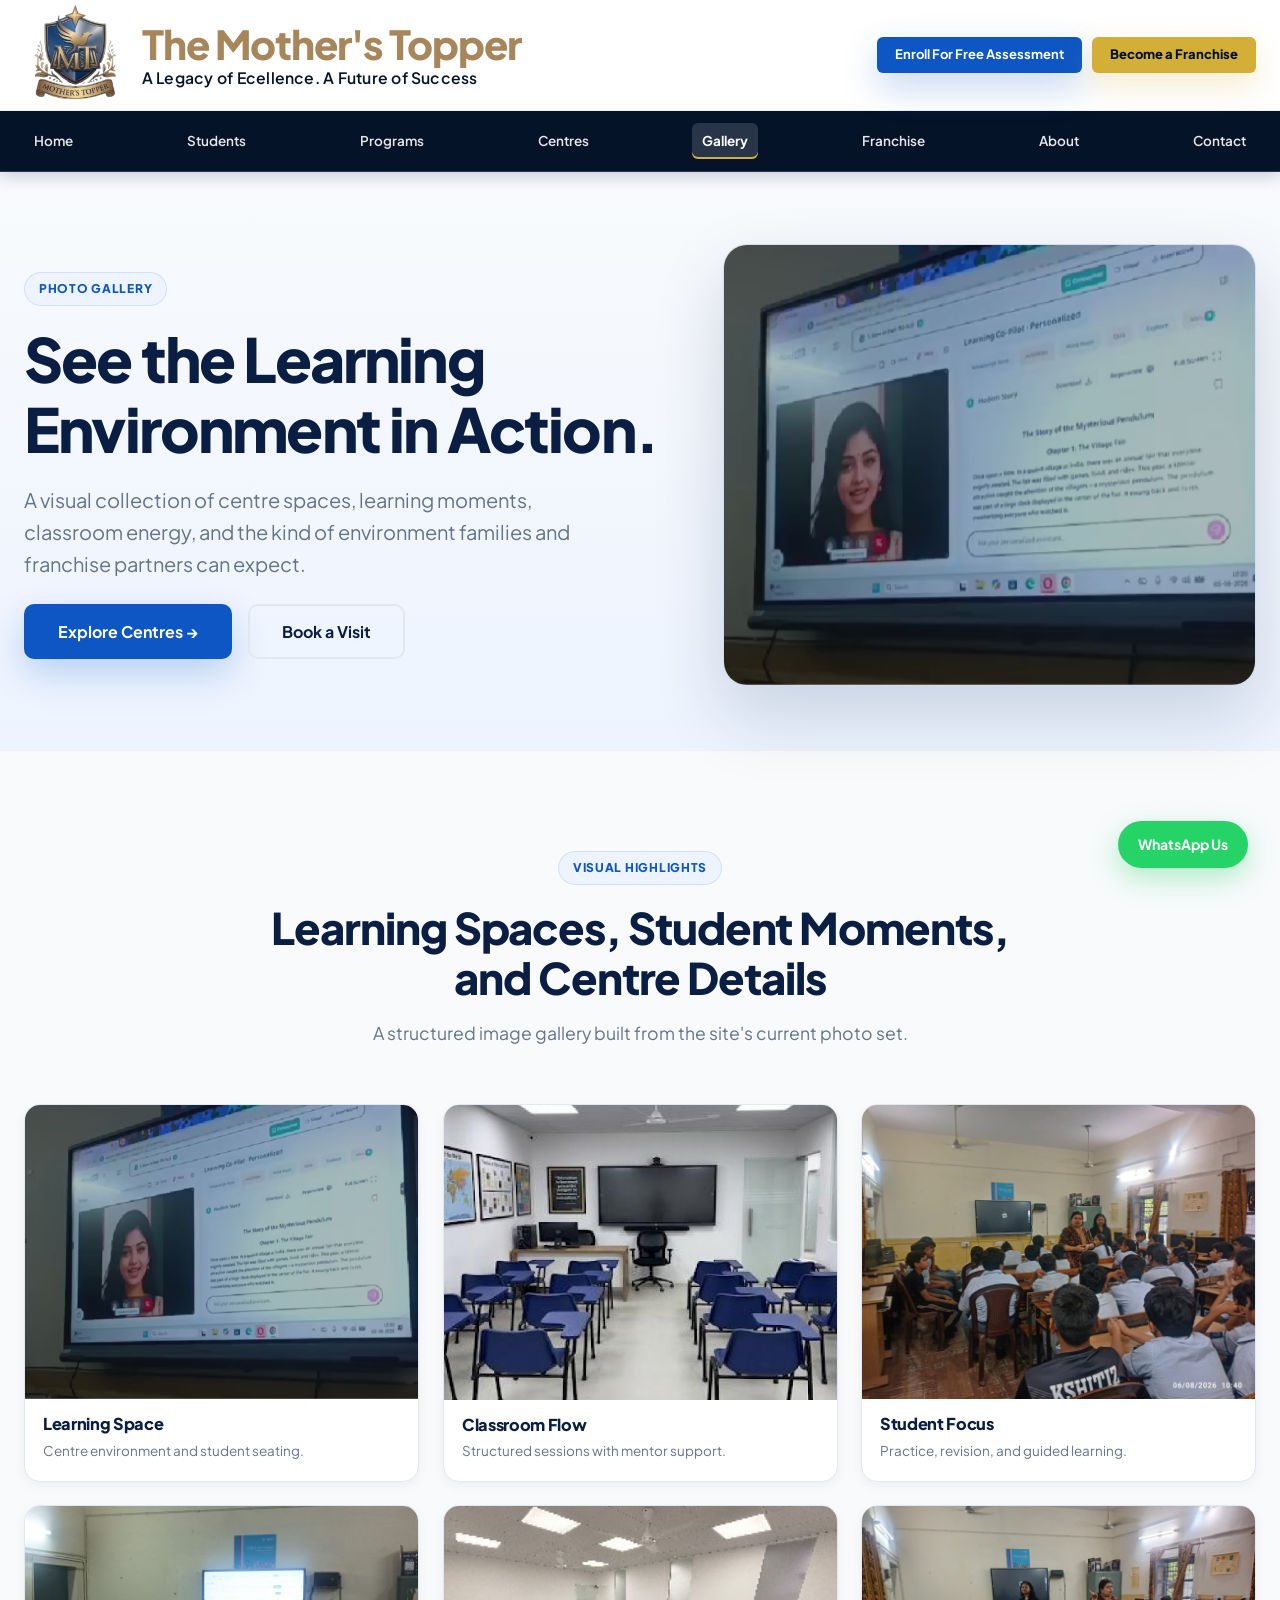
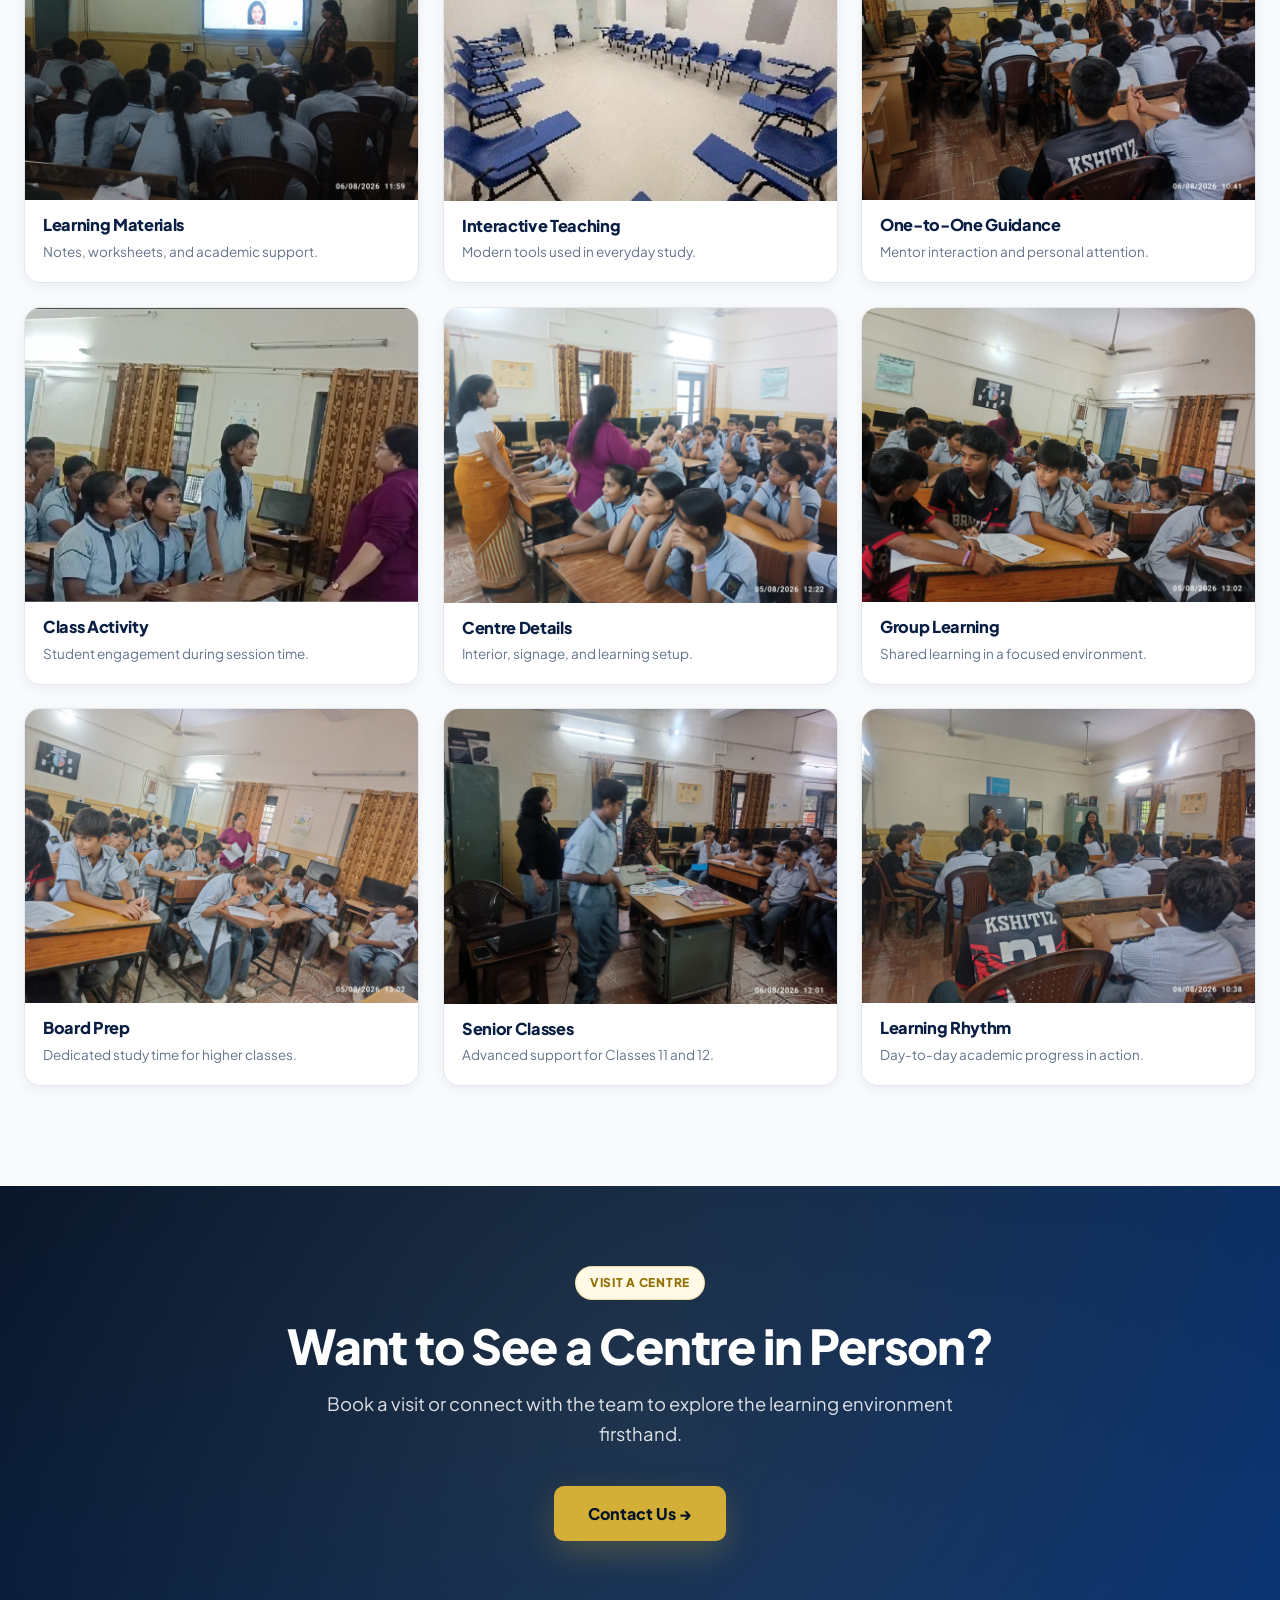
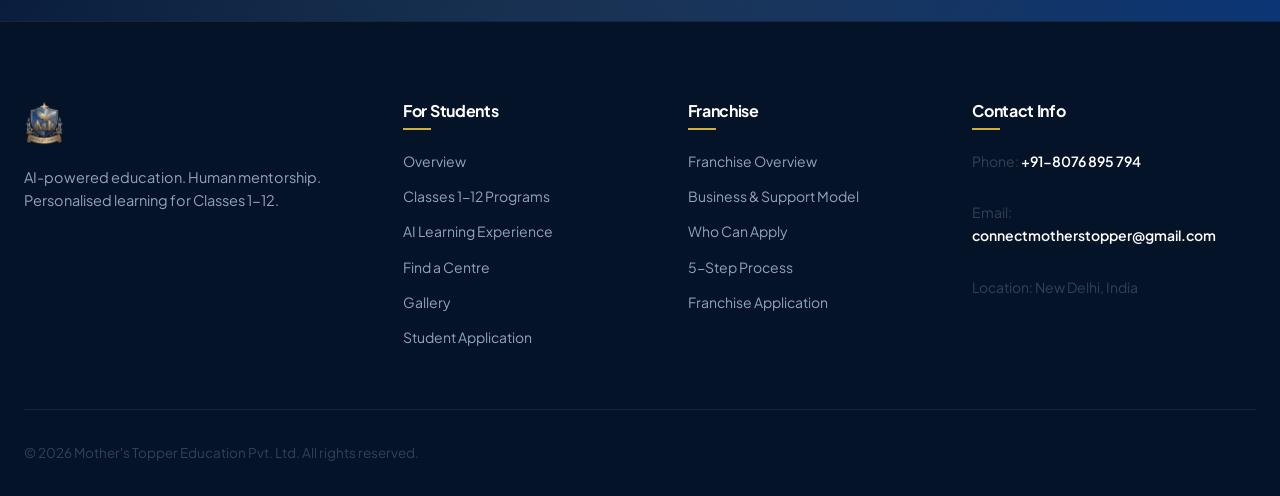
<file: gallery.html>
<!DOCTYPE html>
<html lang="en">
<head>
  <meta charset="utf-8">
  <meta name="viewport" content="width=device-width, initial-scale=1">
  <title>Gallery | Mother's Topper Learning Centres and Moments</title>
  <meta name="description" content="Explore photos from Mother's Topper learning centres, student activities, classroom moments, and franchise environments.">
  <link rel="canonical" href="https://motherstopperindia.com/gallery.html">
  <meta property="og:title" content="Gallery | Mother's Topper">
  <meta property="og:description" content="A visual look at Mother's Topper learning centres, classrooms, and student moments.">
  <meta property="og:image" content="img/logo.png">
  <link rel="icon" href="img/logo.png">
  <link rel="stylesheet" href="css/style.css">
  <script defer src="js/main.js"></script>
</head>
<body>
  <a class="skip-link" href="#main">Skip to main content</a>

  <!-- Global Header -->
  <header class="site-header" data-header>
    <div class="container nav-container">
      <a class="brand-logo" href="index.html" aria-label="Mother's Topper Home">
        <img src="img/logo.png" alt="Mother's Topper India" width="220" height="72">
        <span class="brand-copy">
          <strong class="brand">The Mother's Topper</strong>
          <small class="tag-line">A Legacy of Ecellence. A Future of Success</small>
        </span>
      </a>
      <div class="header-ctas">
        <a class="btn btn-primary btn-sm" href="student-application.html">Enroll For Free Assessment</a>
        <a class="btn btn-gold btn-sm" href="franchise-application.html">Become a Franchise</a>
      </div>
    </div>
  </header>

  <div class="site-nav-bar">
    <div class="container site-nav-container">
      <button class="menu-toggle" type="button" aria-label="Open navigation menu" aria-expanded="false" data-menu-toggle>
        <span></span><span></span><span></span>
      </button>
      <nav class="main-nav" aria-label="Primary Navigation" data-nav>
        <a href="index.html">Home</a>
        <a href="student.html">Students</a>
        <a href="programs.html">Programs</a>
        <a href="centres.html">Centres</a>
        <a href="gallery.html" class="active">Gallery</a>
        <a href="franchise.html">Franchise</a>
        <a href="about.html">About</a>
        <a href="contact.html">Contact</a>
      </nav>
    </div>
  </div>

  <main id="main">
    <section class="page-hero">
      <div class="container page-hero-grid">
        <div class="reveal">
          <span class="eyebrow">Photo Gallery</span>
          <h1>See the Learning Environment in Action.</h1>
          <p class="hero-lede">A visual collection of centre spaces, learning moments, classroom energy, and the kind of environment families and franchise partners can expect.</p>
          <div class="btn-group" style="margin-top: 24px;">
            <a class="btn btn-primary btn-lg" href="centres.html">Explore Centres &rarr;</a>
            <a class="btn btn-outline btn-lg" href="contact.html">Book a Visit</a>
          </div>
        </div>

        <div class="hero-image-wrap reveal reveal-delay-1">
          <img src="img/1.jpg" alt="Mother's Topper classroom gallery preview" width="600" height="380">
        </div>
      </div>
    </section>

    <section class="section-pad bg-soft">
      <div class="container">
        <div class="section-header reveal">
          <span class="eyebrow">Visual Highlights</span>
          <h2>Learning Spaces, Student Moments, and Centre Details</h2>
          <p>A structured image gallery built from the site's current photo set.</p>
        </div>

        <div class="gallery-grid">
          <figure class="gallery-item reveal">
            <div class="gallery-media"><img src="img/1.jpg" alt="Mother's Topper gallery image 1" width="600" height="450"></div>
            <figcaption class="gallery-caption">
              <h3>Learning Space</h3>
              <p>Centre environment and student seating.</p>
            </figcaption>
          </figure>

          <figure class="gallery-item reveal reveal-delay-1">
            <div class="gallery-media"><img src="img/2.jpg" alt="Mother's Topper gallery image 2" width="600" height="450"></div>
            <figcaption class="gallery-caption">
              <h3>Classroom Flow</h3>
              <p>Structured sessions with mentor support.</p>
            </figcaption>
          </figure>

          <figure class="gallery-item reveal reveal-delay-2">
            <div class="gallery-media"><img src="img/3.jpg" alt="Mother's Topper gallery image 3" width="600" height="450"></div>
            <figcaption class="gallery-caption">
              <h3>Student Focus</h3>
              <p>Practice, revision, and guided learning.</p>
            </figcaption>
          </figure>

          <figure class="gallery-item reveal">
            <div class="gallery-media"><img src="img/4.jpg" alt="Mother's Topper gallery image 4" width="600" height="450"></div>
            <figcaption class="gallery-caption">
              <h3>Learning Materials</h3>
              <p>Notes, worksheets, and academic support.</p>
            </figcaption>
          </figure>

          <figure class="gallery-item reveal reveal-delay-1">
            <div class="gallery-media"><img src="img/5.jpg" alt="Mother's Topper gallery image 5" width="600" height="450"></div>
            <figcaption class="gallery-caption">
              <h3>Interactive Teaching</h3>
              <p>Modern tools used in everyday study.</p>
            </figcaption>
          </figure>

          <figure class="gallery-item reveal reveal-delay-2">
            <div class="gallery-media"><img src="img/6.jpg" alt="Mother's Topper gallery image 6" width="600" height="450"></div>
            <figcaption class="gallery-caption">
              <h3>One-to-One Guidance</h3>
              <p>Mentor interaction and personal attention.</p>
            </figcaption>
          </figure>

          <figure class="gallery-item reveal">
            <div class="gallery-media"><img src="img/7.jpg" alt="Mother's Topper gallery image 7" width="600" height="450"></div>
            <figcaption class="gallery-caption">
              <h3>Class Activity</h3>
              <p>Student engagement during session time.</p>
            </figcaption>
          </figure>

          <figure class="gallery-item reveal reveal-delay-1">
            <div class="gallery-media"><img src="img/8.jpg" alt="Mother's Topper gallery image 8" width="600" height="450"></div>
            <figcaption class="gallery-caption">
              <h3>Centre Details</h3>
              <p>Interior, signage, and learning setup.</p>
            </figcaption>
          </figure>

          <figure class="gallery-item reveal reveal-delay-2">
            <div class="gallery-media"><img src="img/9.jpg" alt="Mother's Topper gallery image 9" width="600" height="450"></div>
            <figcaption class="gallery-caption">
              <h3>Group Learning</h3>
              <p>Shared learning in a focused environment.</p>
            </figcaption>
          </figure>

          <figure class="gallery-item reveal">
            <div class="gallery-media"><img src="img/10.jpg" alt="Mother's Topper gallery image 10" width="600" height="450"></div>
            <figcaption class="gallery-caption">
              <h3>Board Prep</h3>
              <p>Dedicated study time for higher classes.</p>
            </figcaption>
          </figure>

          <figure class="gallery-item reveal reveal-delay-1">
            <div class="gallery-media"><img src="img/gh.jpeg" alt="Mother's Topper gallery image 11" width="600" height="450"></div>
            <figcaption class="gallery-caption">
              <h3>Senior Classes</h3>
              <p>Advanced support for Classes 11 and 12.</p>
            </figcaption>
          </figure>

          <figure class="gallery-item reveal reveal-delay-2">
            <div class="gallery-media"><img src="img/gg.jpg" alt="Mother's Topper gallery image 12" width="600" height="450"></div>
            <figcaption class="gallery-caption">
              <h3>Learning Rhythm</h3>
              <p>Day-to-day academic progress in action.</p>
            </figcaption>
          </figure>
        </div>
      </div>
    </section>

    <section class="cta-banner">
      <div class="container reveal">
        <span class="eyebrow gold">Visit a Centre</span>
        <h2>Want to See a Centre in Person?</h2>
        <p>Book a visit or connect with the team to explore the learning environment firsthand.</p>
        <a class="btn btn-gold btn-lg" href="contact.html">Contact Us &rarr;</a>
      </div>
    </section>
  </main>

  <!-- Global Footer -->
  <footer class="site-footer">
    <div class="container footer-grid">
      <div class="footer-brand">
        <img src="img/logo.png" alt="Mother's Topper Logo" width="190" height="60">
        <p>AI-powered education. Human mentorship. Personalised learning for Classes 1-12.</p>
      </div>

      <div class="footer-col">
        <h4>For Students</h4>
        <div class="footer-links">
          <a href="student.html">Overview</a>
          <a href="programs.html">Classes 1-12 Programs</a>
          <a href="ai-learning.html">AI Learning Experience</a>
          <a href="centres.html">Find a Centre</a>
          <a href="gallery.html">Gallery</a>
          <a href="student-application.html">Student Application</a>
        </div>
      </div>

      <div class="footer-col">
        <h4>Franchise</h4>
        <div class="footer-links">
          <a href="franchise.html">Franchise Overview</a>
          <a href="franchise-model.html">Business & Support Model</a>
          <a href="franchise-eligibility.html">Who Can Apply</a>
          <a href="franchise-process.html">5-Step Process</a>
          <a href="franchise-application.html">Franchise Application</a>
        </div>
      </div>

      <div class="footer-col">
        <h4>Contact Info</h4>
        <div class="footer-contact-info">
          <p>Phone: <a href="tel:+918076895794">+91-8076 895 794</a></p>
          <p>Email: <a href="mailto:connectmotherstopper@gmail.com">connectmotherstopper@gmail.com</a></p>
          <p>Location: New Delhi, India</p>
        </div>
      </div>
    </div>

    <div class="container footer-bottom">
      <p>&copy; 2026 Mother's Topper Education Pvt. Ltd. All rights reserved.</p>
    </div>
  </footer>

  <a class="whatsapp-floating-btn" href="https://wa.me/918076895794" target="_blank" rel="noopener" aria-label="Chat with Mother's Topper on WhatsApp">WhatsApp Us</a>
  <div class="mobile-bottom-bar" aria-label="Mobile quick actions">
    <div class="mobile-bottom-actions">
      <a class="mob-call-btn" href="tel:+918076895794">Call</a>
      <a class="mob-wa-btn" href="https://wa.me/918076895794" target="_blank" rel="noopener">WhatsApp</a>
      <a class="mob-apply-btn" href="student-application.html">Apply</a>
    </div>
  </div>
</body>
</html>
</file>
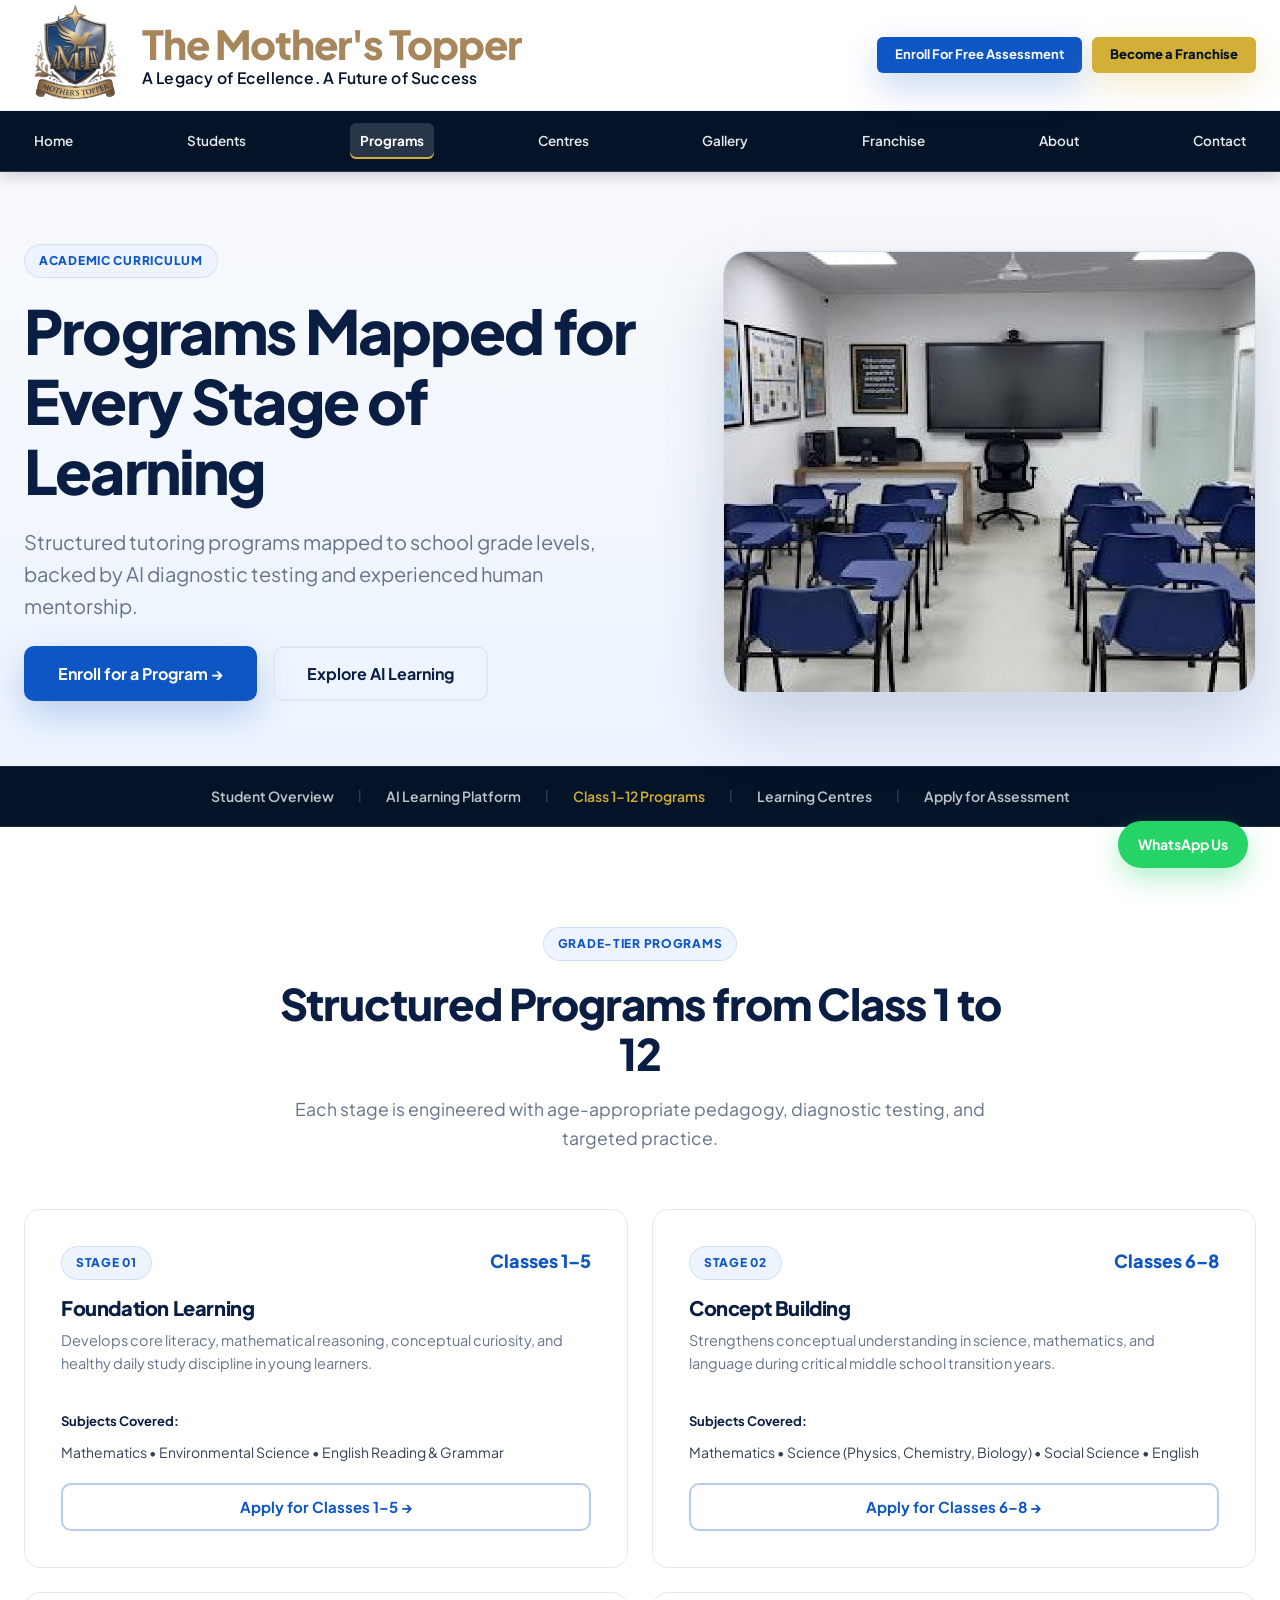
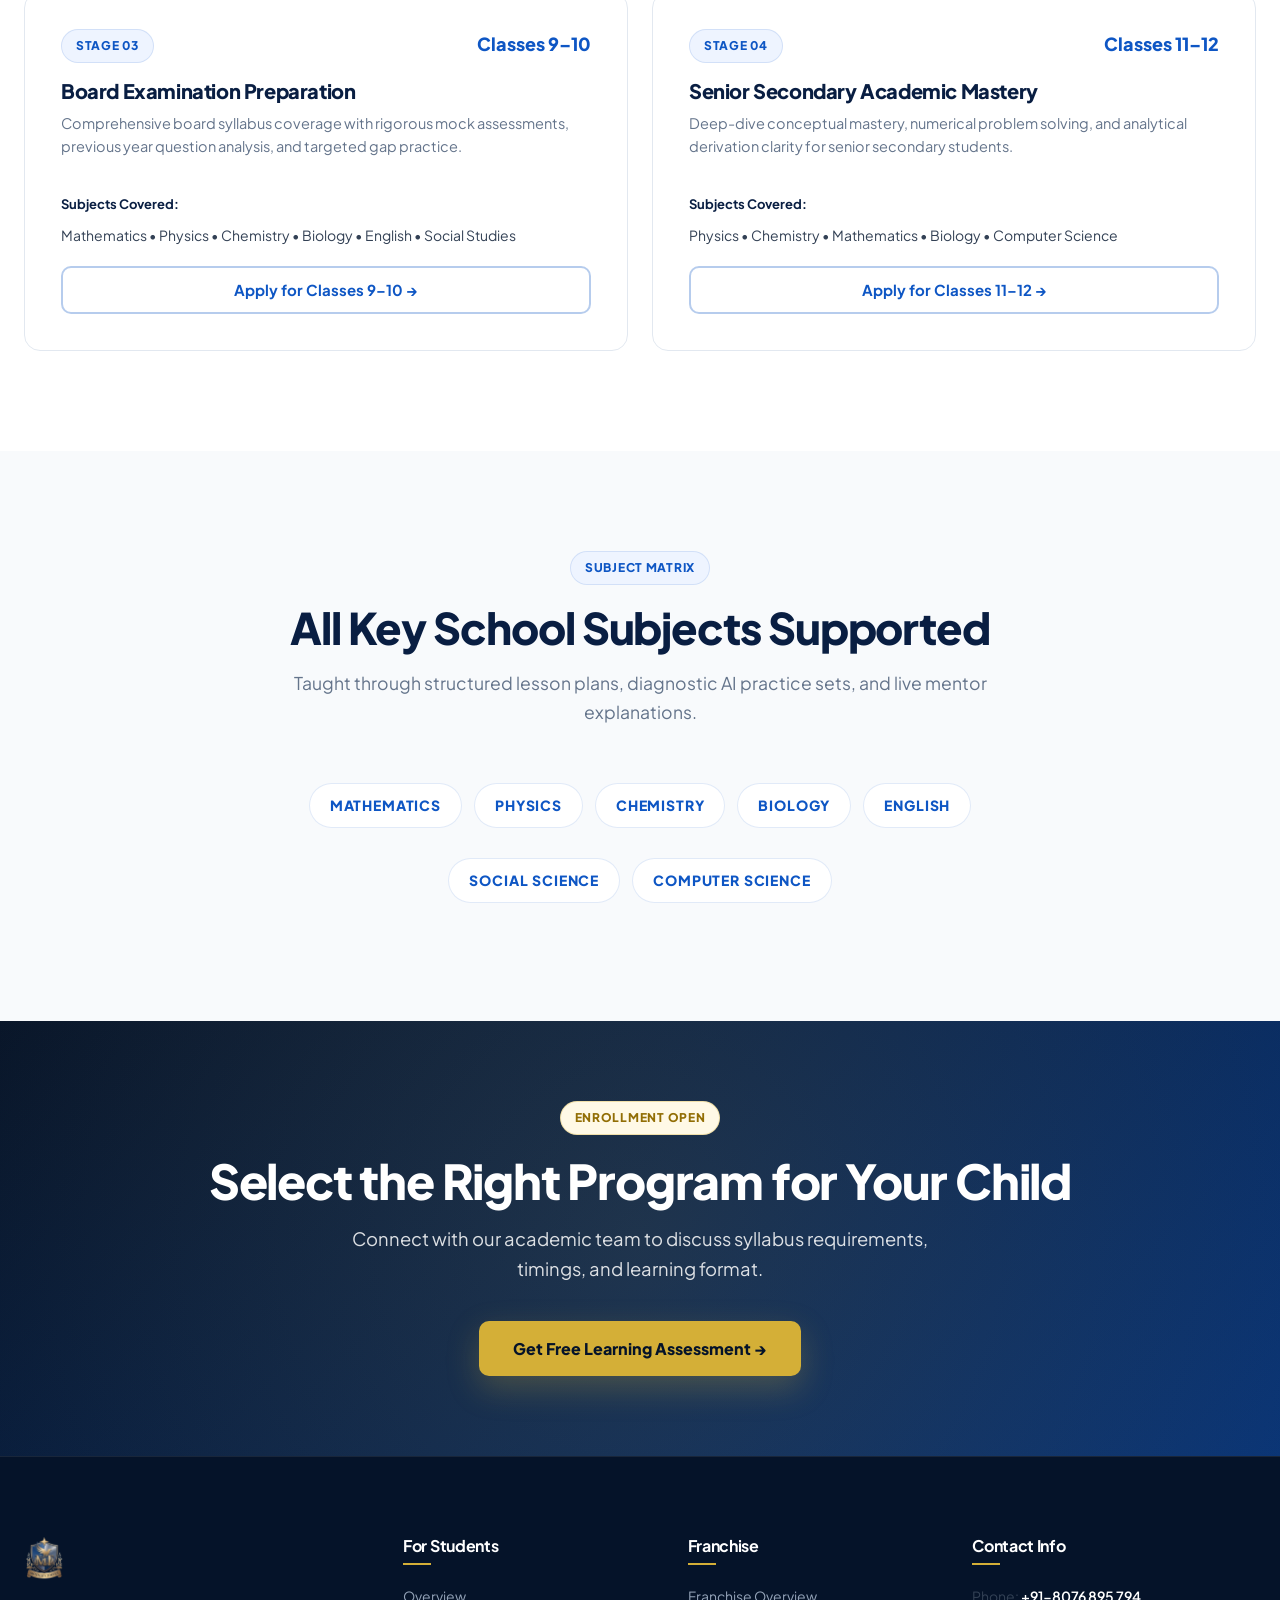
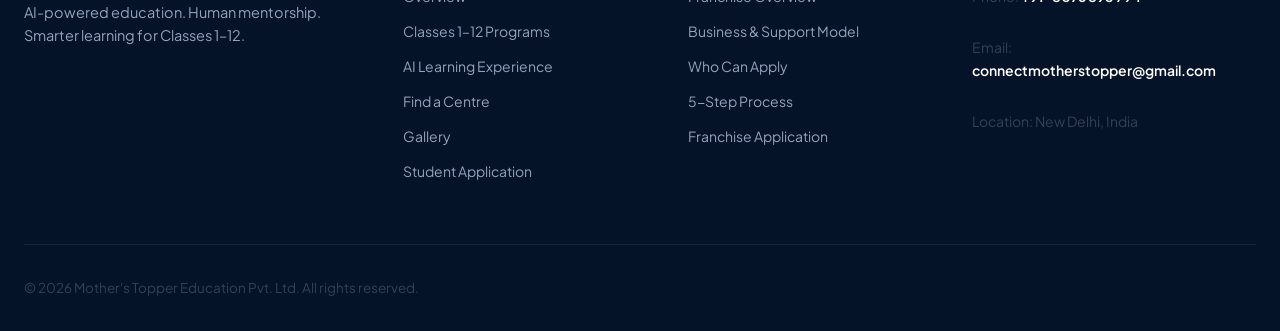
<file: programs.html>
<!DOCTYPE html>
<html lang="en">
<head>
  <meta charset="utf-8">
  <meta name="viewport" content="width=device-width, initial-scale=1">
  <title>Academic Programs | Mother's Topper Classes 1–12 Tutoring</title>
  <meta name="description" content="Explore Mother's Topper structured academic programs for Classes 1–12. Foundational learning, middle school concept building, board exam preparation, and senior secondary mastery.">
  <link rel="canonical" href="https://motherstopperindia.com/programs.html">
  <meta property="og:title" content="Academic Programs | Mother's Topper">
  <meta property="og:description" content="Comprehensive academic programs for Classes 1–12 with AI practice and expert human mentorship.">
  <meta property="og:image" content="img/logo.png">
  <link rel="icon" href="img/logo.png">
  <link rel="stylesheet" href="css/style.css">
  <script defer src="js/main.js"></script>
</head>
<body>
  <a class="skip-link" href="#main">Skip to main content</a>

  <!-- Global Header -->
  <header class="site-header" data-header>
    <div class="container nav-container">
      <a class="brand-logo" href="index.html" aria-label="Mother's Topper Home">
        <img src="img/logo.png" alt="Mother's Topper India" width="220" height="72">
        <span class="brand-copy">
          <strong class="brand">The Mother's Topper</strong>
          <small class="tag-line">A Legacy of Ecellence. A Future of Success</small>
        </span>
      </a>
      <div class="header-ctas">
        <a class="btn btn-primary btn-sm" href="student-application.html">Enroll For Free Assessment</a>
        <a class="btn btn-gold btn-sm" href="franchise-application.html">Become a Franchise</a>
      </div>
    </div>
  </header>

  <div class="site-nav-bar">
    <div class="container site-nav-container">
      <button class="menu-toggle" type="button" aria-label="Open navigation menu" aria-expanded="false" data-menu-toggle>
        <span></span><span></span><span></span>
      </button>
      <nav class="main-nav" aria-label="Primary Navigation" data-nav>
        <a href="index.html">Home</a>
        <a href="student.html">Students</a>
      
        <a href="programs.html" class="active">Programs</a>
        <a href="centres.html">Centres</a>
        <a href="gallery.html">Gallery</a>
        <a href="franchise.html">Franchise</a>
        <a href="about.html">About</a>
        <a href="contact.html">Contact</a>
      </nav>
    </div>
  </div>

  <main id="main">
    <!-- Page Hero -->
    <section class="page-hero">
      <div class="container page-hero-grid">
        <div class="reveal">
          <span class="eyebrow">Academic Curriculum</span>
          <h1>Programs Mapped for Every Stage of Learning</h1>
          <p class="hero-lede">Structured tutoring programs mapped to school grade levels, backed by AI diagnostic testing and experienced human mentorship.</p>
          <div class="btn-group" style="margin-top: 24px;">
            <a class="btn btn-primary btn-lg" href="student-application.html">Enroll for a Program &rarr;</a>
            <a class="btn btn-outline btn-lg" href="ai-learning.html">Explore AI Learning</a>
          </div>
        </div>
        <div class="hero-image-wrap reveal reveal-delay-1">
          <img src="img/2.jpg" alt="Students studying in Mother's Topper classroom" width="600" height="380">
        </div>
      </div>
    </section>

    <!-- Sub-navigation links -->
    <div class="subnav-strip">
      <div class="container">
        <div class="subnav-links">
          <a href="student.html">Student Overview</a>
          <span class="subnav-divider">|</span>
          <a href="ai-learning.html">AI Learning Platform</a>
          <span class="subnav-divider">|</span>
          <a href="programs.html" class="active">Class 1–12 Programs</a>
          <span class="subnav-divider">|</span>
          <a href="centres.html">Learning Centres</a>
          <span class="subnav-divider">|</span>
          <a href="student-application.html">Apply for Assessment</a>
        </div>
      </div>
    </div>

    <!-- All 4 Programs Grid -->
    <section class="section-pad">
      <div class="container">
        <div class="section-header reveal">
          <span class="eyebrow">Grade-Tier Programs</span>
          <h2>Structured Programs from Class 1 to 12</h2>
          <p>Each stage is engineered with age-appropriate pedagogy, diagnostic testing, and targeted practice.</p>
        </div>

        <div class="card-grid grid-2">
          <!-- Program 1: Classes 1-5 -->
          <article class="feature-card reveal" style="padding:36px;">
            <div style="display:flex; justify-content:space-between; align-items:flex-start; margin-bottom:16px;">
              <span class="eyebrow" style="margin-bottom:0;">Stage 01</span>
              <strong style="color:var(--royal-blue); font-size:18px; font-weight:800;">Classes 1–5</strong>
            </div>
            <h3>Foundation Learning</h3>
            <p>Develops core literacy, mathematical reasoning, conceptual curiosity, and healthy daily study discipline in young learners.</p>
            <div style="margin: 20px 0;">
              <strong style="display:block; font-size:13px; color:var(--navy); margin-bottom:8px;">Subjects Covered:</strong>
              <p style="font-size:14px; color:var(--ink-secondary);">Mathematics &bull; Environmental Science &bull; English Reading & Grammar</p>
            </div>
            <a class="btn btn-outline-blue" href="student-application.html">Apply for Classes 1–5 &rarr;</a>
          </article>

          <!-- Program 2: Classes 6-8 -->
          <article class="feature-card reveal reveal-delay-1" style="padding:36px;">
            <div style="display:flex; justify-content:space-between; align-items:flex-start; margin-bottom:16px;">
              <span class="eyebrow" style="margin-bottom:0;">Stage 02</span>
              <strong style="color:var(--royal-blue); font-size:18px; font-weight:800;">Classes 6–8</strong>
            </div>
            <h3>Concept Building</h3>
            <p>Strengthens conceptual understanding in science, mathematics, and language during critical middle school transition years.</p>
            <div style="margin: 20px 0;">
              <strong style="display:block; font-size:13px; color:var(--navy); margin-bottom:8px;">Subjects Covered:</strong>
              <p style="font-size:14px; color:var(--ink-secondary);">Mathematics &bull; Science (Physics, Chemistry, Biology) &bull; Social Science &bull; English</p>
            </div>
            <a class="btn btn-outline-blue" href="student-application.html">Apply for Classes 6–8 &rarr;</a>
          </article>

          <!-- Program 3: Classes 9-10 -->
          <article class="feature-card reveal" style="padding:36px;">
            <div style="display:flex; justify-content:space-between; align-items:flex-start; margin-bottom:16px;">
              <span class="eyebrow" style="margin-bottom:0;">Stage 03</span>
              <strong style="color:var(--royal-blue); font-size:18px; font-weight:800;">Classes 9–10</strong>
            </div>
            <h3>Board Examination Preparation</h3>
            <p>Comprehensive board syllabus coverage with rigorous mock assessments, previous year question analysis, and targeted gap practice.</p>
            <div style="margin: 20px 0;">
              <strong style="display:block; font-size:13px; color:var(--navy); margin-bottom:8px;">Subjects Covered:</strong>
              <p style="font-size:14px; color:var(--ink-secondary);">Mathematics &bull; Physics &bull; Chemistry &bull; Biology &bull; English &bull; Social Studies</p>
            </div>
            <a class="btn btn-outline-blue" href="student-application.html">Apply for Classes 9–10 &rarr;</a>
          </article>

          <!-- Program 4: Classes 11-12 -->
          <article class="feature-card reveal reveal-delay-1" style="padding:36px;">
            <div style="display:flex; justify-content:space-between; align-items:flex-start; margin-bottom:16px;">
              <span class="eyebrow" style="margin-bottom:0;">Stage 04</span>
              <strong style="color:var(--royal-blue); font-size:18px; font-weight:800;">Classes 11–12</strong>
            </div>
            <h3>Senior Secondary Academic Mastery</h3>
            <p>Deep-dive conceptual mastery, numerical problem solving, and analytical derivation clarity for senior secondary students.</p>
            <div style="margin: 20px 0;">
              <strong style="display:block; font-size:13px; color:var(--navy); margin-bottom:8px;">Subjects Covered:</strong>
              <p style="font-size:14px; color:var(--ink-secondary);">Physics &bull; Chemistry &bull; Mathematics &bull; Biology &bull; Computer Science</p>
            </div>
            <a class="btn btn-outline-blue" href="student-application.html">Apply for Classes 11–12 &rarr;</a>
          </article>
        </div>
      </div>
    </section>

    <!-- Subjects Cloud -->
    <section class="section-pad bg-soft">
      <div class="container text-center">
        <div class="section-header reveal">
          <span class="eyebrow">Subject Matrix</span>
          <h2>All Key School Subjects Supported</h2>
          <p>Taught through structured lesson plans, diagnostic AI practice sets, and live mentor explanations.</p>
        </div>

        <div style="display:flex; justify-content:center; gap:12px; flex-wrap:wrap; max-width:800px; margin:0 auto;" class="reveal">
          <span class="eyebrow" style="background:var(--white); padding:10px 20px; font-size:14px;">Mathematics</span>
          <span class="eyebrow" style="background:var(--white); padding:10px 20px; font-size:14px;">Physics</span>
          <span class="eyebrow" style="background:var(--white); padding:10px 20px; font-size:14px;">Chemistry</span>
          <span class="eyebrow" style="background:var(--white); padding:10px 20px; font-size:14px;">Biology</span>
          <span class="eyebrow" style="background:var(--white); padding:10px 20px; font-size:14px;">English</span>
          <span class="eyebrow" style="background:var(--white); padding:10px 20px; font-size:14px;">Social Science</span>
          <span class="eyebrow" style="background:var(--white); padding:10px 20px; font-size:14px;">Computer Science</span>
        </div>
      </div>
    </section>

    <!-- CTA Banner -->
    <section class="cta-banner">
      <div class="container reveal">
        <span class="eyebrow gold">Enrollment Open</span>
        <h2>Select the Right Program for Your Child</h2>
        <p>Connect with our academic team to discuss syllabus requirements, timings, and learning format.</p>
        <a class="btn btn-gold btn-lg" href="student-application.html">Get Free Learning Assessment &rarr;</a>
      </div>
    </section>
  </main>

  <!-- Global Footer -->
  <footer class="site-footer">
    <div class="container footer-grid">
      <div class="footer-brand">
        <img src="img/logo.png" alt="Mother's Topper Logo" width="190" height="60">
        <p>AI-powered education. Human mentorship. Smarter learning for Classes 1–12.</p>
      </div>

      <div class="footer-col">
        <h4>For Students</h4>
        <div class="footer-links">
          <a href="student.html">Overview</a>
          <a href="programs.html">Classes 1–12 Programs</a>
          <a href="ai-learning.html">AI Learning Experience</a>
          <a href="centres.html">Find a Centre</a>
          <a href="gallery.html">Gallery</a>
          <a href="student-application.html">Student Application</a>
        </div>
      </div>

      <div class="footer-col">
        <h4>Franchise</h4>
        <div class="footer-links">
          <a href="franchise.html">Franchise Overview</a>
          <a href="franchise-model.html">Business & Support Model</a>
          <a href="franchise-eligibility.html">Who Can Apply</a>
          <a href="franchise-process.html">5-Step Process</a>
          <a href="franchise-application.html">Franchise Application</a>
        </div>
      </div>

      <div class="footer-col">
        <h4>Contact Info</h4>
        <div class="footer-contact-info">
          <p>Phone: <a href="tel:+918076895794">+91-8076 895 794</a></p>
          <p>Email: <a href="mailto:connectmotherstopper@gmail.com">connectmotherstopper@gmail.com</a></p>
          <p>Location: New Delhi, India</p>
        </div>
      </div>
    </div>

    <div class="container footer-bottom">
      <p>&copy; 2026 Mother's Topper Education Pvt. Ltd. All rights reserved.</p>
    </div>
  </footer>

  <a class="whatsapp-floating-btn" href="https://wa.me/918076895794" target="_blank" rel="noopener" aria-label="Chat with Mother's Topper on WhatsApp">WhatsApp Us</a>
  <div class="mobile-bottom-bar" aria-label="Mobile quick actions">
    <div class="mobile-bottom-actions">
      <a class="mob-call-btn" href="tel:+918076895794">Call</a>
      <a class="mob-wa-btn" href="https://wa.me/918076895794" target="_blank" rel="noopener">WhatsApp</a>
      <a class="mob-apply-btn" href="student-application.html">Apply</a>
    </div>
  </div>
</body>
</html>
</file>
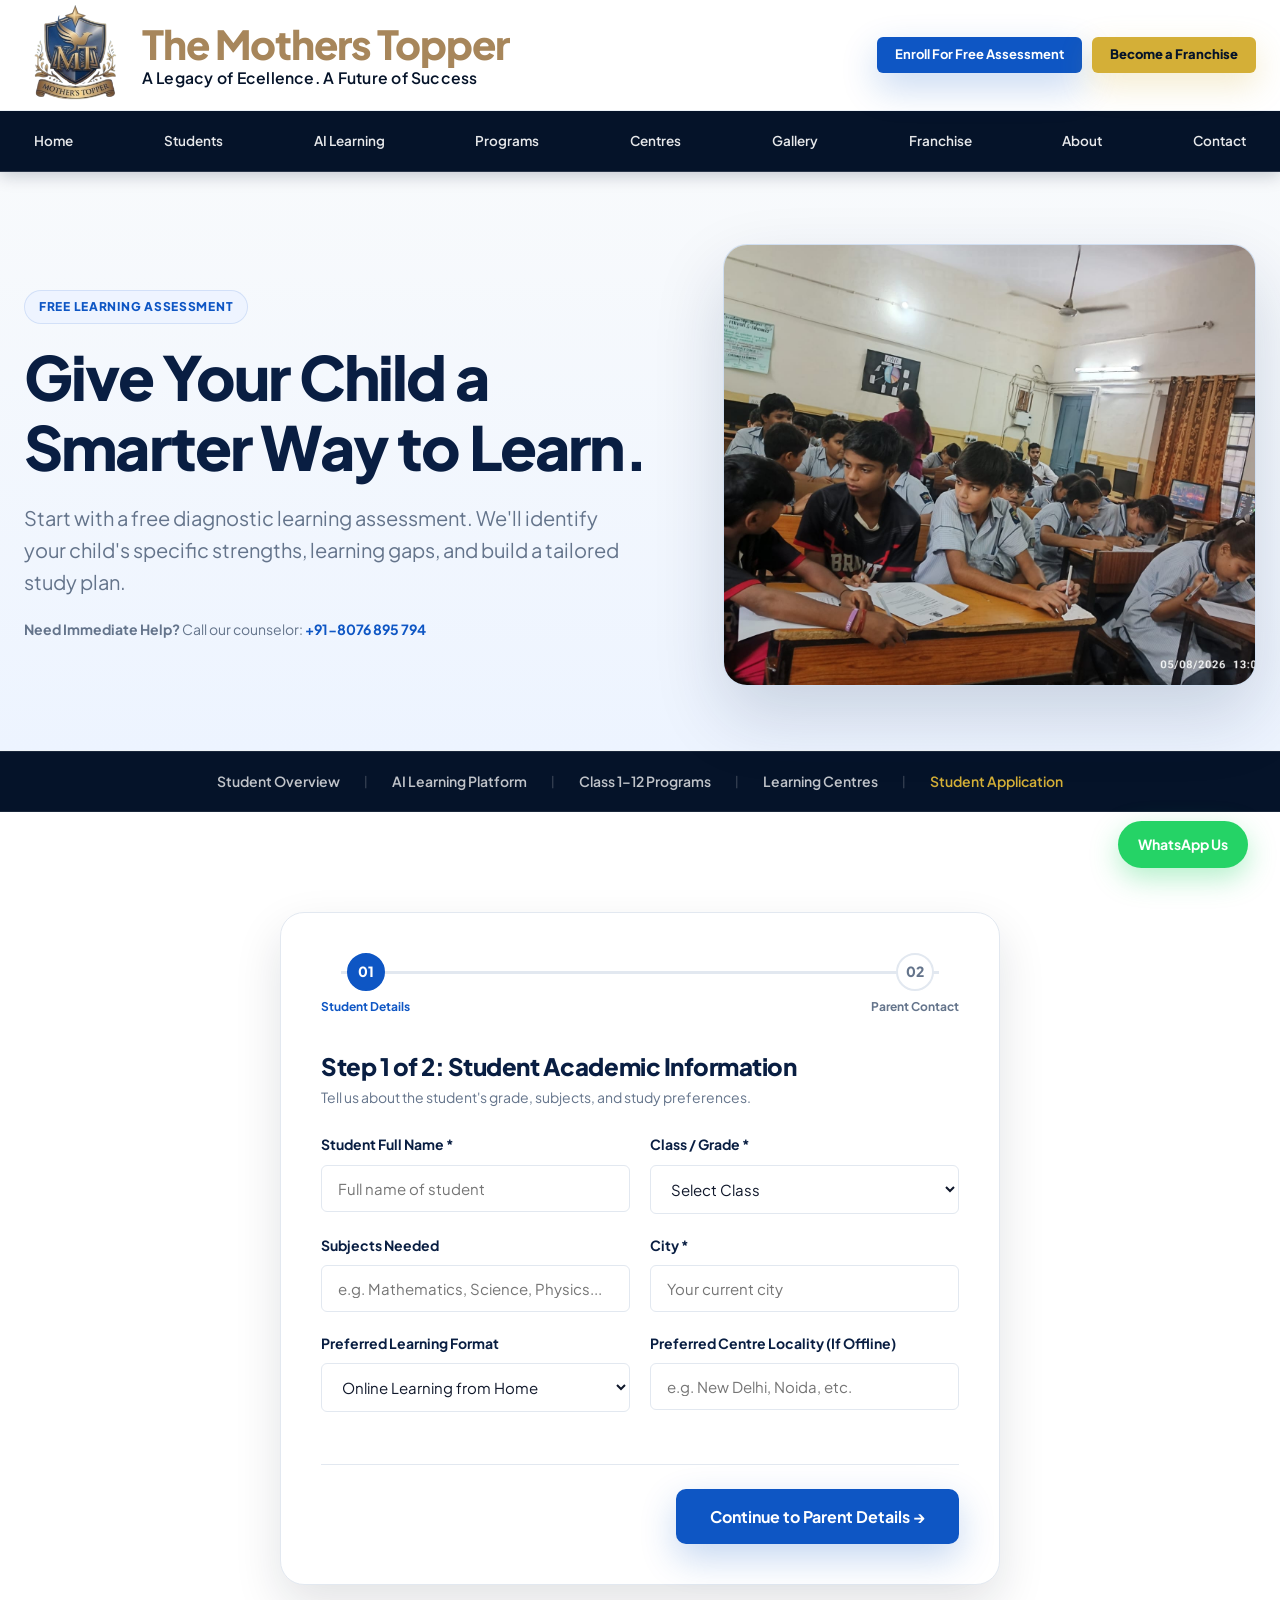
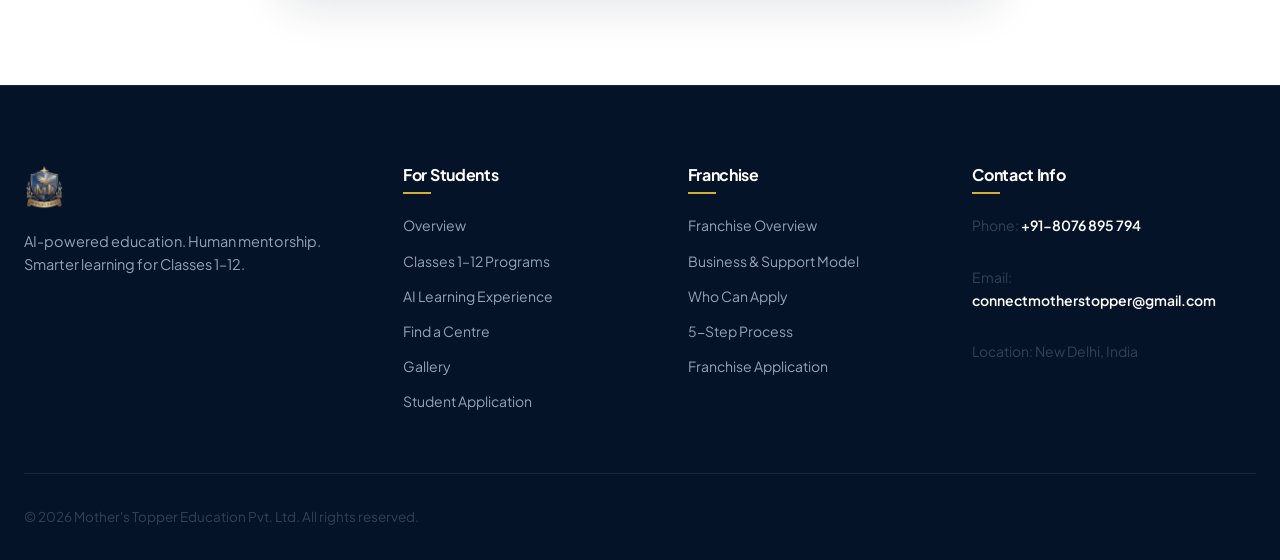
<file: student-application.html>
<!DOCTYPE html>
<html lang="en">
<head>
  <meta charset="utf-8">
  <meta name="viewport" content="width=device-width, initial-scale=1">
  <title>Student Application | Mother's Topper Free Learning Assessment</title>
  <meta name="description" content="Apply for Mother's Topper student learning guidance for Classes 1–12. Book a free diagnostic learning assessment for your child.">
  <link rel="canonical" href="https://motherstopperindia.com/student-application.html">
  <meta property="og:title" content="Student Application | Mother's Topper">
  <meta property="og:description" content="Give your child a smarter way to learn. Start with a free diagnostic learning assessment.">
  <meta property="og:image" content="img/logo.png">
  <link rel="icon" href="img/logo.png">
  <link rel="stylesheet" href="css/style.css">
  <script defer src="js/main.js"></script>
</head>
<body>
  <a class="skip-link" href="#main">Skip to main content</a>

  <!-- Global Header -->
  <header class="site-header" data-header>
    <div class="container nav-container">
      <a class="brand-logo" href="index.html" aria-label="Mother's Topper Home">
        <img src="img/logo.png" alt="Mother's Topper India" width="220" height="72">
        <span class="brand-copy">
          <strong class="brand">The Mothers Topper</strong>
          <small class="tag-line">A Legacy of Ecellence. A Future of Success</small>
        </span>
      </a>
      <div class="header-ctas">
        <a class="btn btn-primary btn-sm" href="student-application.html">Enroll For Free Assessment</a>
        <a class="btn btn-gold btn-sm" href="franchise-application.html">Become a Franchise</a>
      </div>
    </div>
  </header>

  <div class="site-nav-bar">
    <div class="container site-nav-container">
      <button class="menu-toggle" type="button" aria-label="Open navigation menu" aria-expanded="false" data-menu-toggle>
        <span></span><span></span><span></span>
      </button>
      <nav class="main-nav" aria-label="Primary Navigation" data-nav>
        <a href="index.html">Home</a>
        <a href="student.html">Students</a>
        <a href="ai-learning.html">AI Learning</a>
        <a href="programs.html">Programs</a>
        <a href="centres.html">Centres</a>
        <a href="gallery.html">Gallery</a>
        <a href="franchise.html">Franchise</a>
        <a href="about.html">About</a>
        <a href="contact.html">Contact</a>
      </nav>
    </div>
  </div>

  <main id="main">
    <!-- Page Hero -->
    <section class="page-hero">
      <div class="container page-hero-grid">
        <div class="reveal">
          <span class="eyebrow">Free Learning Assessment</span>
          <h1>Give Your Child a Smarter Way to Learn.</h1>
          <p class="hero-lede">Start with a free diagnostic learning assessment. We'll identify your child's specific strengths, learning gaps, and build a tailored study plan.</p>
          <div style="margin-top:20px;">
            <p style="font-size:14px; color:var(--ink-muted);"><strong>Need Immediate Help?</strong> Call our counselor: <a href="tel:+918076895794" style="color:var(--royal-blue); font-weight:700;">+91-8076 895 794</a></p>
          </div>
        </div>
        <div class="hero-image-wrap reveal reveal-delay-1">
          <img src="img/9.jpg" alt="Student receiving personalised academic mentorship" width="600" height="380">
        </div>
      </div>
    </section>

    <!-- Sub-navigation links -->
    <div class="subnav-strip">
      <div class="container">
        <div class="subnav-links">
          <a href="student.html">Student Overview</a>
          <span class="subnav-divider">|</span>
          <a href="ai-learning.html">AI Learning Platform</a>
          <span class="subnav-divider">|</span>
          <a href="programs.html">Class 1–12 Programs</a>
          <span class="subnav-divider">|</span>
          <a href="centres.html">Learning Centres</a>
          <span class="subnav-divider">|</span>
          <a href="student-application.html" class="active">Student Application</a>
        </div>
      </div>
    </div>

    <!-- 2-Step Application Wizard -->
    <section class="section-pad">
      <div class="container">
        <div class="wizard-form-card reveal" data-wizard>
          <!-- Step Progress Header -->
          <div class="wizard-progress">
            <div class="wizard-progress-line">
              <div class="wizard-progress-bar" data-wizard-progress></div>
            </div>

            <div class="wizard-step-node active" data-wizard-node="1">
              <div class="node-circle">01</div>
              <span class="node-label">Student Details</span>
            </div>

            <div class="wizard-step-node" data-wizard-node="2">
              <div class="node-circle">02</div>
              <span class="node-label">Parent Contact</span>
            </div>
          </div>

          <form action="submit.php" method="post">
            <input type="hidden" name="lead_type" value="student">
            <label class="hp-field">Leave empty <input name="website" tabindex="-1" autocomplete="off"></label>

            <!-- STEP 1: Student Information -->
            <div class="form-step active" data-wizard-step="1">
              <h3 style="margin-bottom:6px;">Step 1 of 2: Student Academic Information</h3>
              <p style="font-size:14px; color:var(--ink-muted); margin-bottom:24px;">Tell us about the student's grade, subjects, and study preferences.</p>

              <div class="form-grid-2">
                <div class="form-group">
                  <label class="form-label">Student Full Name *</label>
                  <input class="form-input" name="student_name" required placeholder="Full name of student">
                </div>

                <div class="form-group">
                  <label class="form-label">Class / Grade *</label>
                  <select class="form-select" name="class" required>
                    <option value="">Select Class</option>
                    <option value="Class 1">Class 1</option>
                    <option value="Class 2">Class 2</option>
                    <option value="Class 3">Class 3</option>
                    <option value="Class 4">Class 4</option>
                    <option value="Class 5">Class 5</option>
                    <option value="Class 6">Class 6</option>
                    <option value="Class 7">Class 7</option>
                    <option value="Class 8">Class 8</option>
                    <option value="Class 9">Class 9</option>
                    <option value="Class 10">Class 10</option>
                    <option value="Class 11">Class 11</option>
                    <option value="Class 12">Class 12</option>
                  </select>
                </div>
              </div>

              <div class="form-grid-2">
                <div class="form-group">
                  <label class="form-label">Subjects Needed</label>
                  <input class="form-input" name="subjects" placeholder="e.g. Mathematics, Science, Physics...">
                </div>

                <div class="form-group">
                  <label class="form-label">City *</label>
                  <input class="form-input" name="city" required autocomplete="address-level2" placeholder="Your current city">
                </div>
              </div>

              <div class="form-grid-2">
                <div class="form-group">
                  <label class="form-label">Preferred Learning Format</label>
                  <select class="form-select" name="learning_mode">
                    <option value="Online">Online Learning from Home</option>
                    <option value="Offline">Offline Learning Centre</option>
                    <option value="Hybrid">Hybrid (Centre + Home AI)</option>
                  </select>
                </div>

                <div class="form-group">
                  <label class="form-label">Preferred Centre Locality (If Offline)</label>
                  <input class="form-input" name="preferred_centre" placeholder="e.g. New Delhi, Noida, etc.">
                </div>
              </div>

              <div class="wizard-nav" style="justify-content: flex-end;">
                <button class="btn btn-primary btn-lg" data-wizard-next type="button">Continue to Parent Details &rarr;</button>
              </div>
            </div>

            <!-- STEP 2: Parent Information -->
            <div class="form-step" data-wizard-step="2">
              <h3 style="margin-bottom:6px;">Step 2 of 2: Parent Contact Information</h3>
              <p style="font-size:14px; color:var(--ink-muted); margin-bottom:24px;">Where can our academic counselor share the diagnostic assessment schedule?</p>

              <div class="form-group">
                <label class="form-label">Parent / Guardian Name *</label>
                <input class="form-input" name="parent_name" required autocomplete="name" placeholder="Full name of parent or guardian">
              </div>

              <div class="form-grid-2">
                <div class="form-group">
                  <label class="form-label">Mobile Number (10-digit Indian Number) *</label>
                  <input class="form-input" name="phone" required inputmode="tel" autocomplete="tel" placeholder="e.g. 9876543210">
                </div>

                <div class="form-group">
                  <label class="form-label">Email Address</label>
                  <input class="form-input" name="email" type="email" autocomplete="email" placeholder="name@example.com">
                </div>
              </div>

              <div class="form-group">
                <label class="form-label">Specific Academic Goals or Learning Notes (Optional)</label>
                <textarea class="form-textarea" name="message" rows="3" placeholder="Mention any specific chapters, exam targets, or doubts your child faces..."></textarea>
              </div>

              <div class="wizard-nav">
                <button class="btn btn-outline" data-wizard-prev type="button">&larr; Back</button>
                <button class="btn btn-primary btn-lg" type="submit" name="submit">Get My Free Learning Assessment &rarr;</button>
              </div>
            </div>
          </form>
        </div>
      </div>
    </section>
  </main>

  <!-- Global Footer -->
  <footer class="site-footer">
    <div class="container footer-grid">
      <div class="footer-brand">
        <img src="img/logo.png" alt="Mother's Topper Logo" width="190" height="60">
        <p>AI-powered education. Human mentorship. Smarter learning for Classes 1–12.</p>
      </div>

      <div class="footer-col">
        <h4>For Students</h4>
        <div class="footer-links">
          <a href="student.html">Overview</a>
          <a href="programs.html">Classes 1–12 Programs</a>
          <a href="ai-learning.html">AI Learning Experience</a>
          <a href="centres.html">Find a Centre</a>
          <a href="gallery.html">Gallery</a>
          <a href="student-application.html">Student Application</a>
        </div>
      </div>

      <div class="footer-col">
        <h4>Franchise</h4>
        <div class="footer-links">
          <a href="franchise.html">Franchise Overview</a>
          <a href="franchise-model.html">Business & Support Model</a>
          <a href="franchise-eligibility.html">Who Can Apply</a>
          <a href="franchise-process.html">5-Step Process</a>
          <a href="franchise-application.html">Franchise Application</a>
        </div>
      </div>

      <div class="footer-col">
        <h4>Contact Info</h4>
        <div class="footer-contact-info">
          <p>Phone: <a href="tel:+918076895794">+91-8076 895 794</a></p>
          <p>Email: <a href="mailto:connectmotherstopper@gmail.com">connectmotherstopper@gmail.com</a></p>
          <p>Location: New Delhi, India</p>
        </div>
      </div>
    </div>

    <div class="container footer-bottom">
      <p>&copy; 2026 Mother's Topper Education Pvt. Ltd. All rights reserved.</p>
    </div>
  </footer>

  <a class="whatsapp-floating-btn" href="https://wa.me/918076895794" target="_blank" rel="noopener" aria-label="Chat with Mother's Topper on WhatsApp">WhatsApp Us</a>
  <div class="mobile-bottom-bar" aria-label="Mobile quick actions">
    <div class="mobile-bottom-actions">
      <a class="mob-call-btn" href="tel:+918076895794">Call</a>
      <a class="mob-wa-btn" href="https://wa.me/918076895794" target="_blank" rel="noopener">WhatsApp</a>
      <a class="mob-apply-btn" href="student-application.html">Apply</a>
    </div>
  </div>
</body>
</html>
</file>
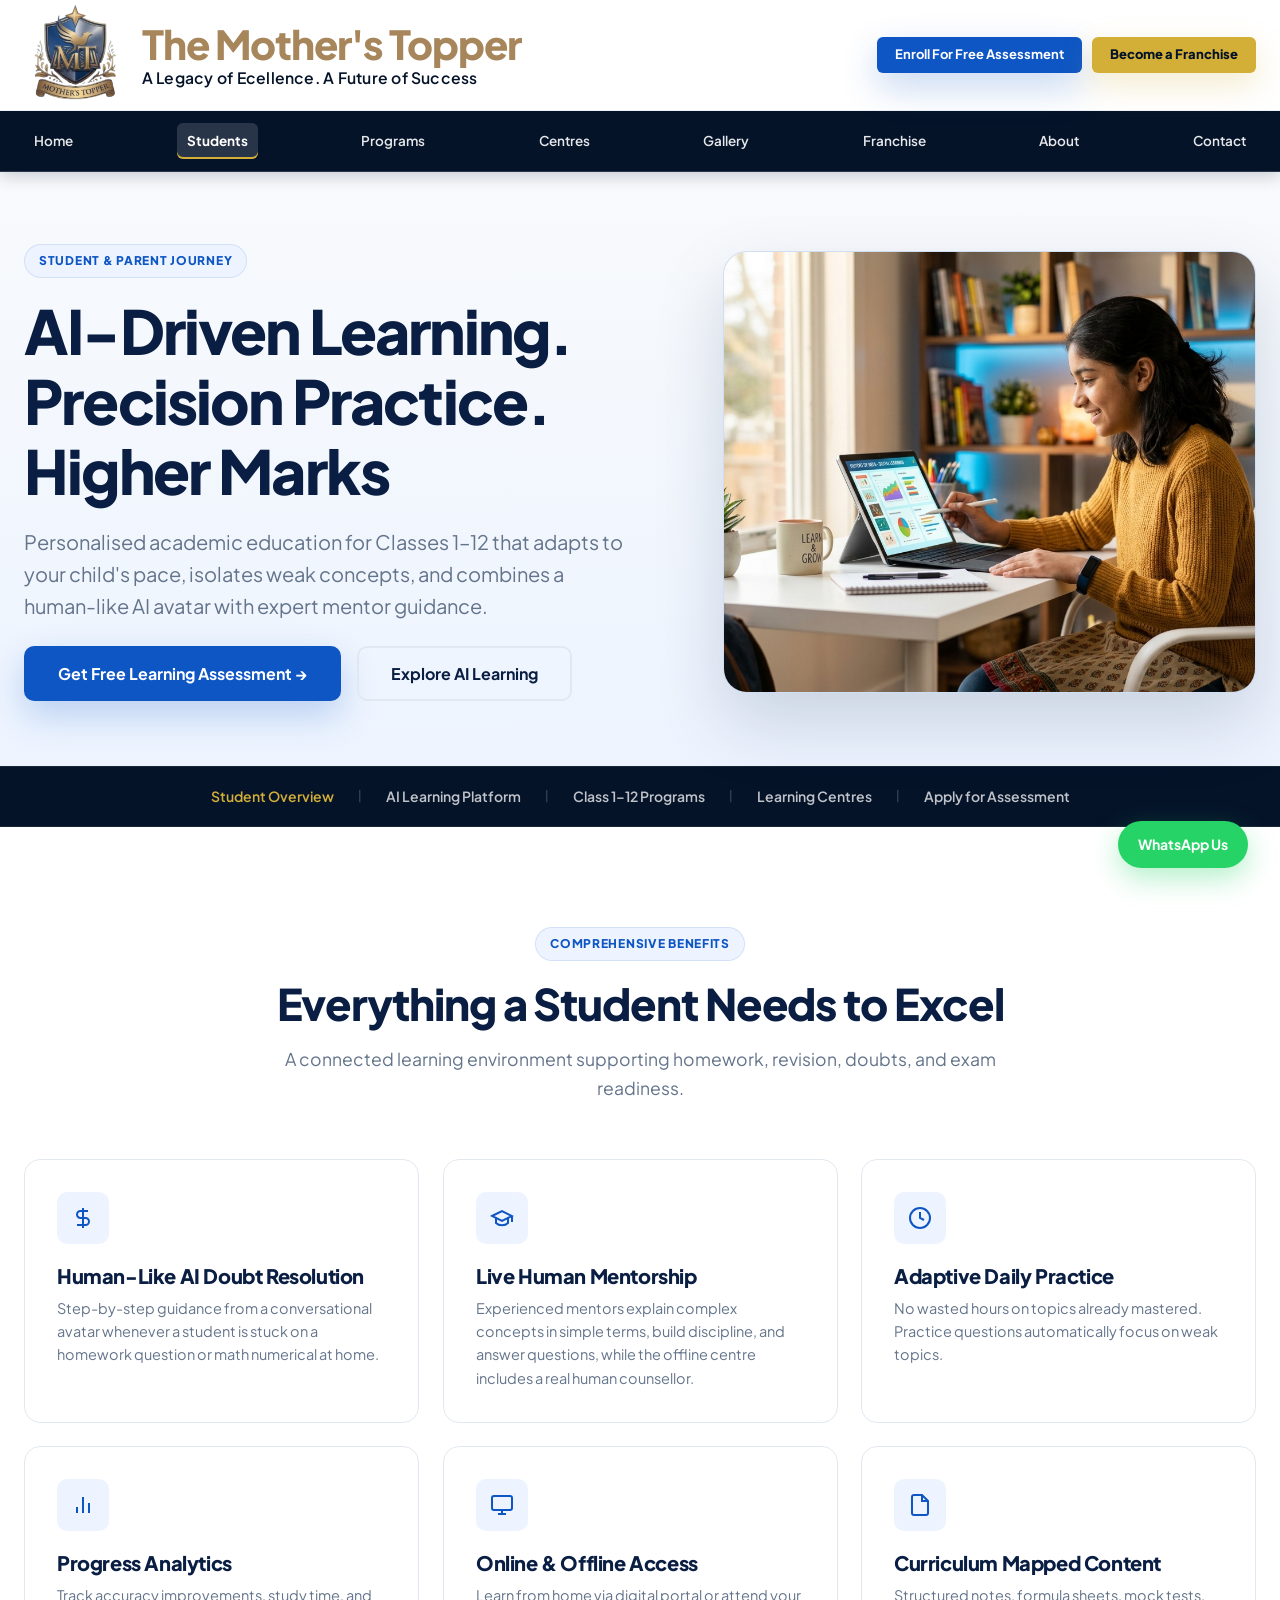
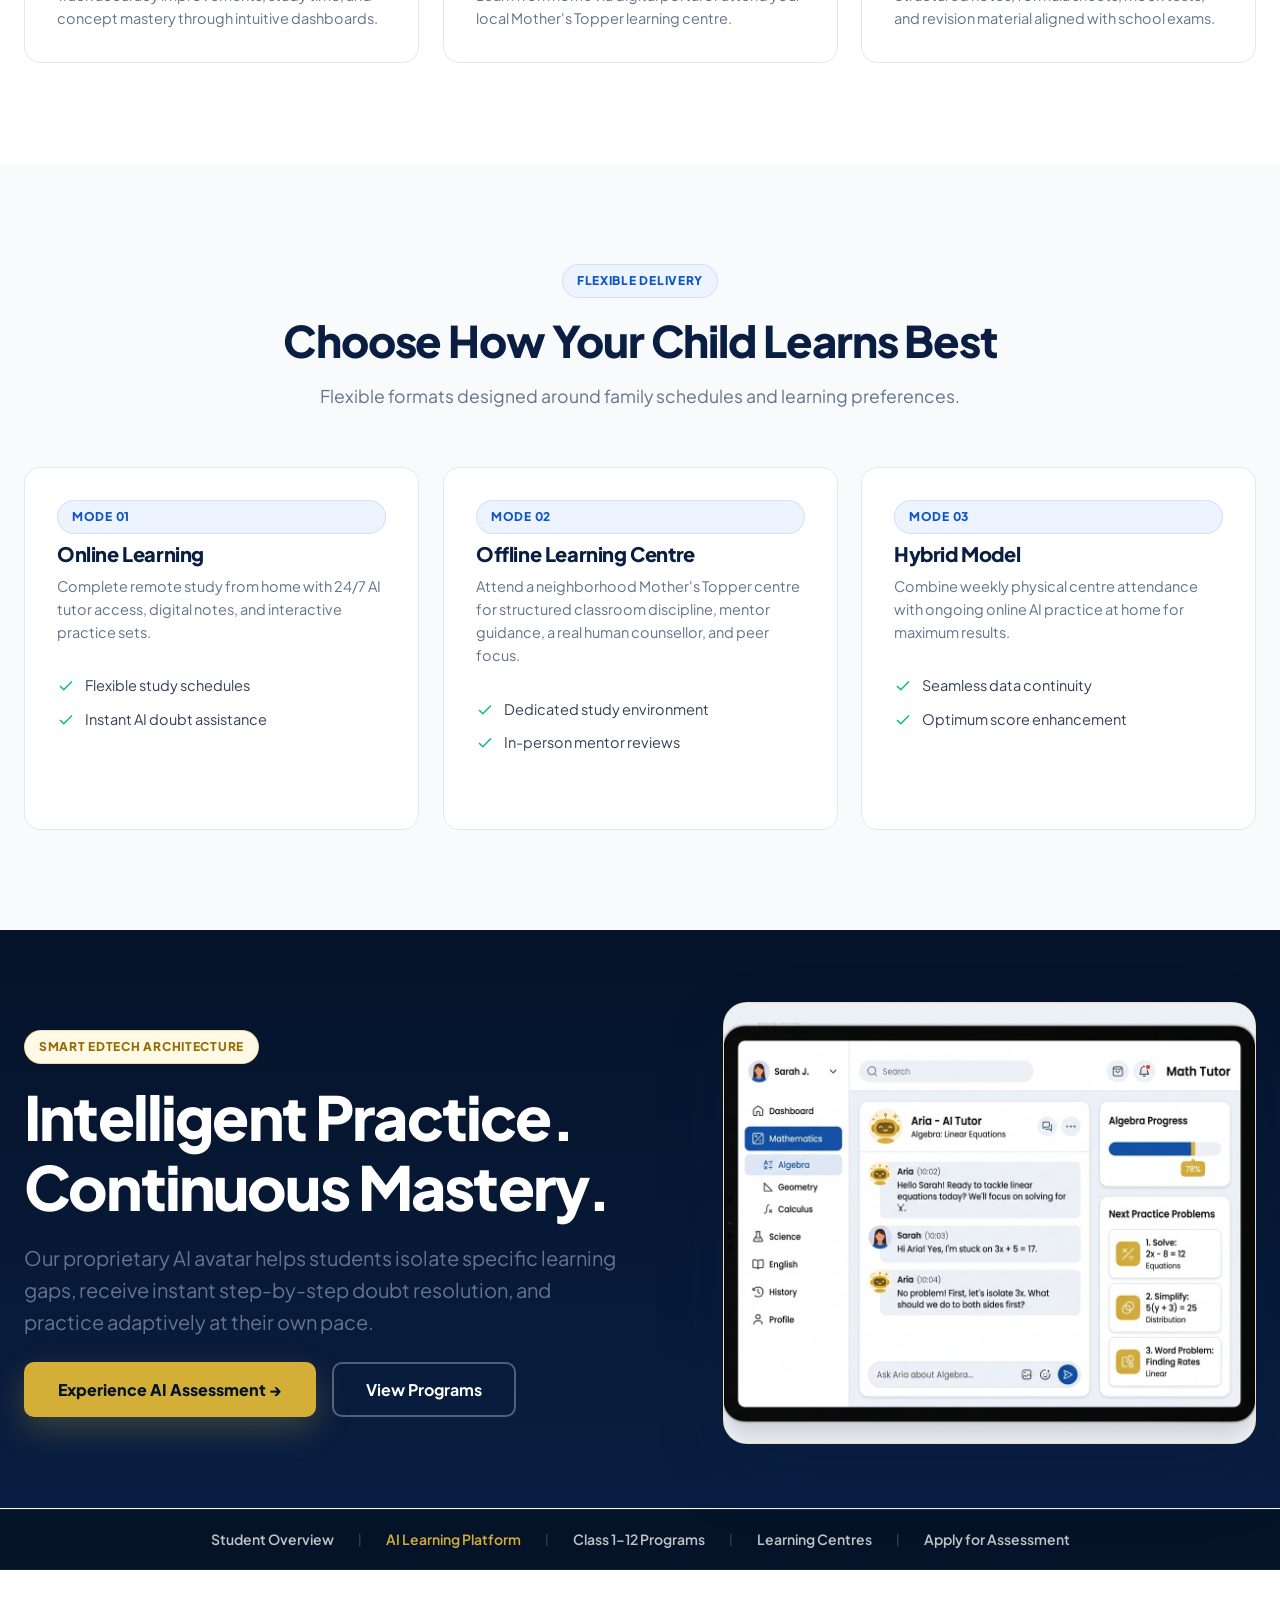
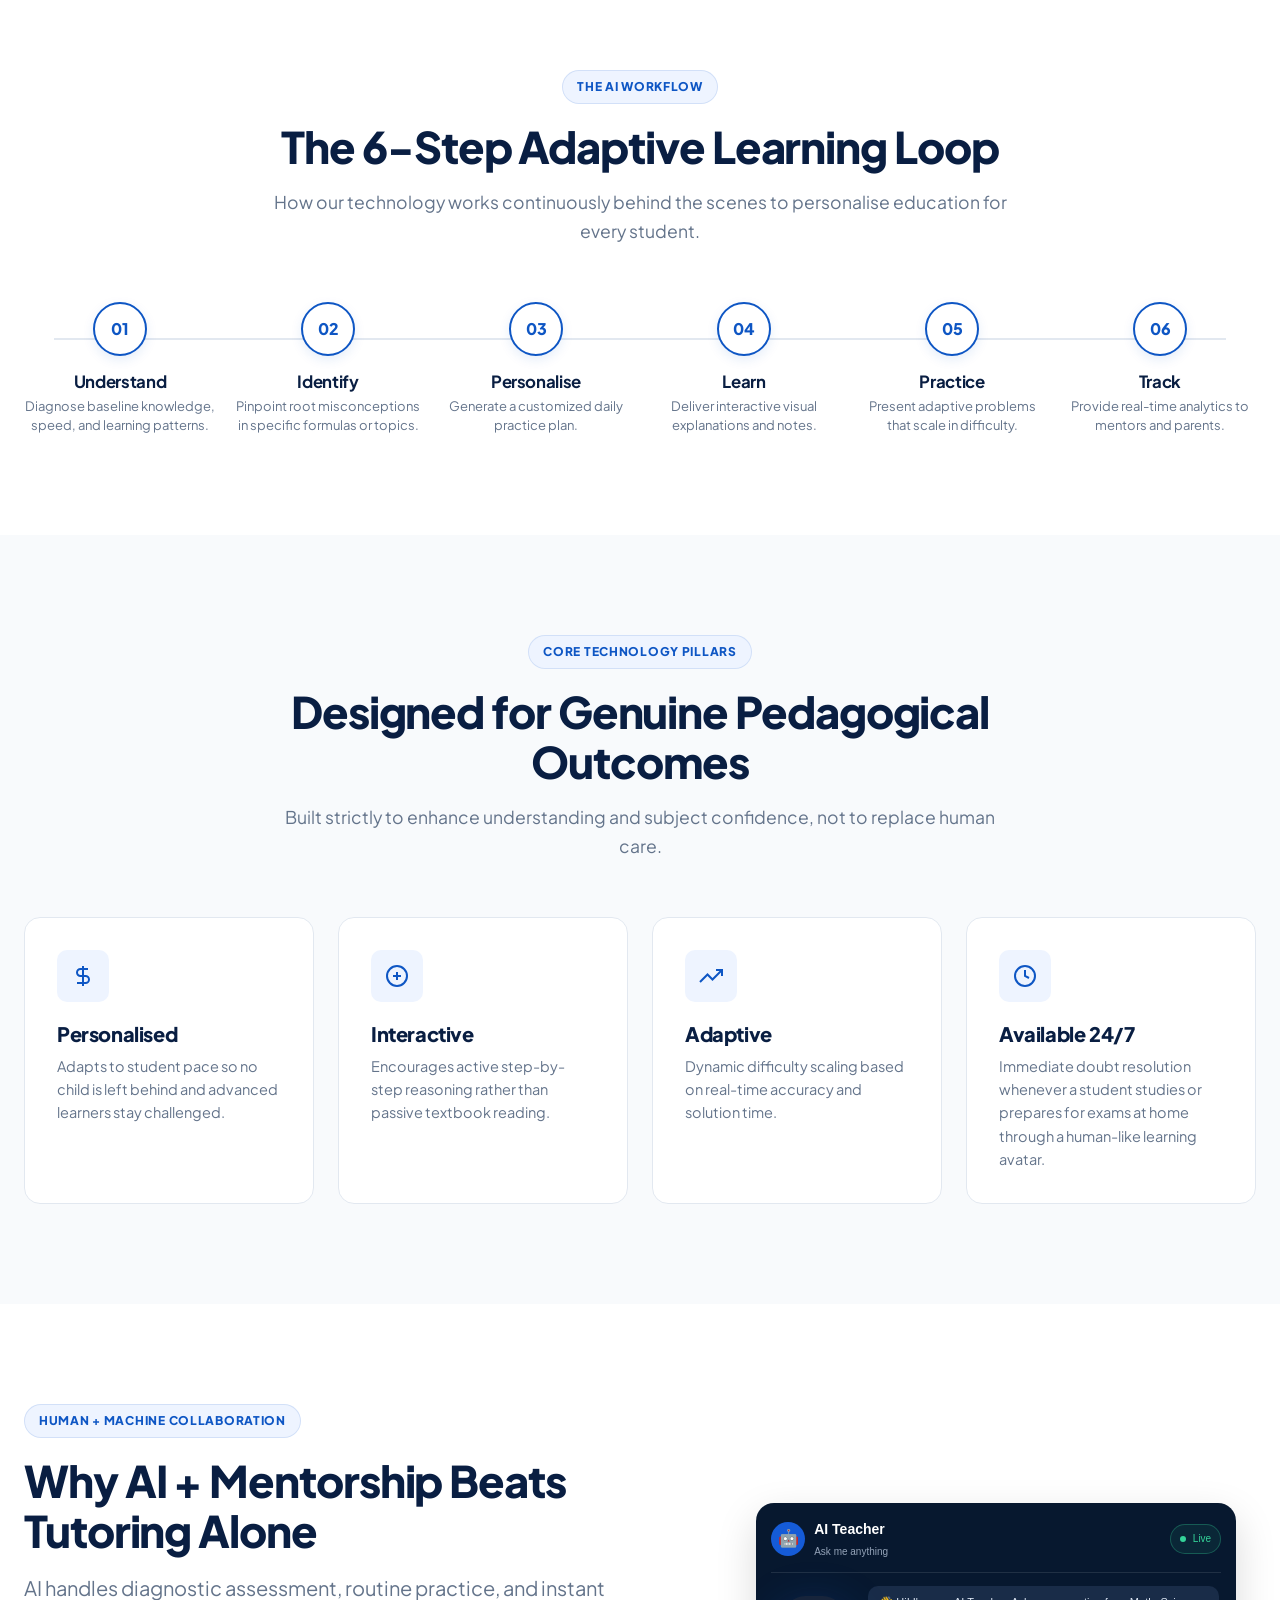
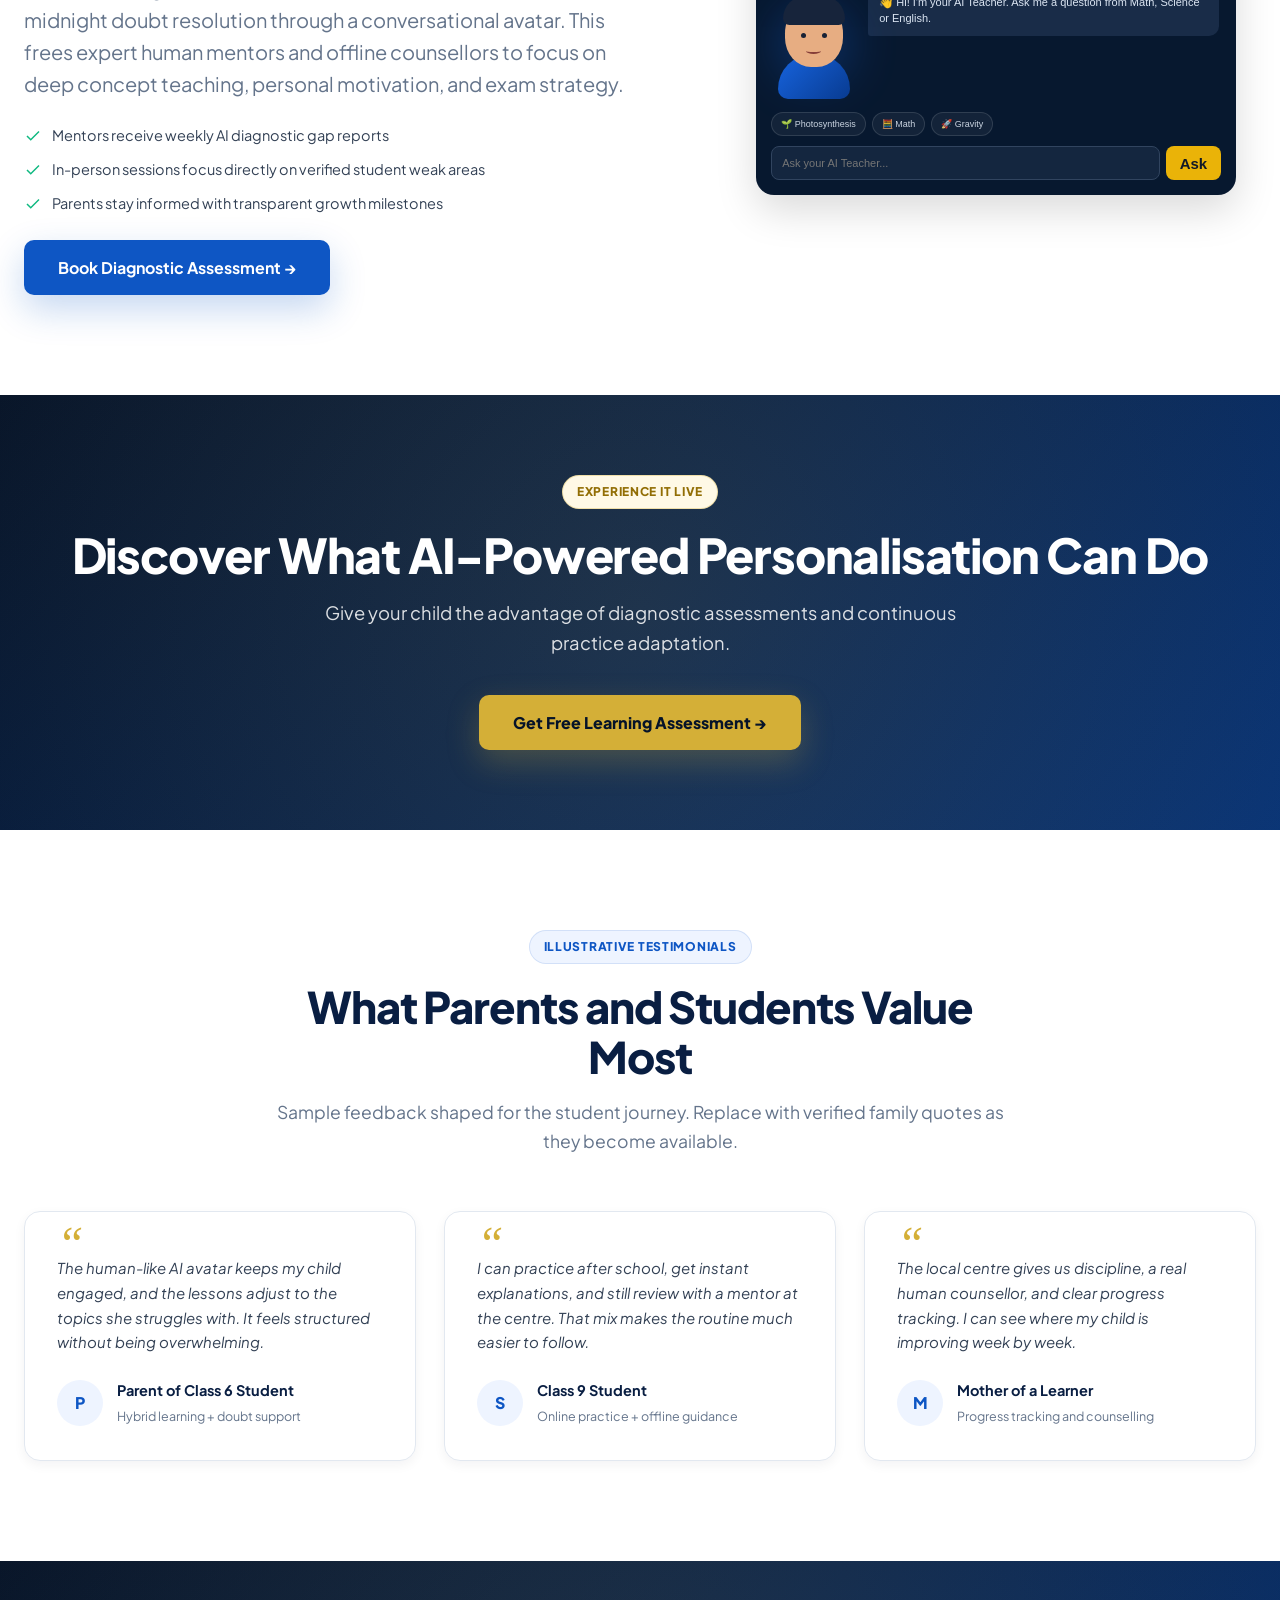
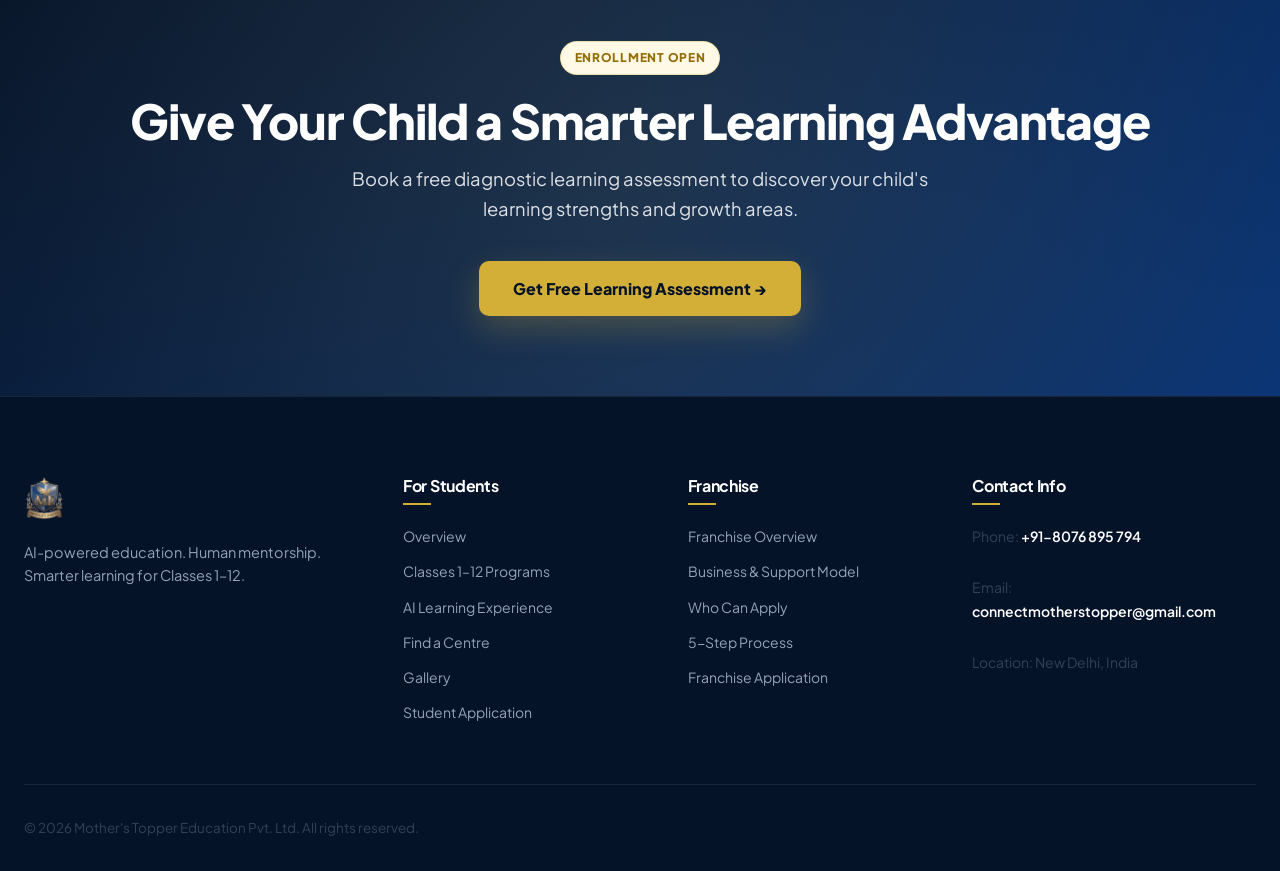
<file: student.html>
<!DOCTYPE html>
<html lang="en">
<head>
  <meta charset="utf-8">
  <meta name="viewport" content="width=device-width, initial-scale=1">
  <title>For Students & Parents | Mother's Topper Personalised Tutoring</title>
  <meta name="description" content="Discover how Mother's Topper combines AI-powered practice and expert human mentorship for Classes 1–12 students. Personalised learning, online access, and physical centres.">
  <link rel="canonical" href="https://motherstopperindia.com/student.html">
  <meta property="og:title" content="For Students & Parents | Mother's Topper">
  <meta property="og:description" content="AI for Practice. Mentors for Guidance. Personalised education for Classes 1–12.">
  <meta property="og:image" content="img/logo.png">
  <link rel="icon" href="img/logo.png">
  <link rel="stylesheet" href="css/style.css">
  <script defer src="js/main.js"></script>
</head>
<body>
  <a class="skip-link" href="#main">Skip to main content</a>

  <!-- Global Header -->
  <header class="site-header" data-header>
    <div class="container nav-container">
      <a class="brand-logo" href="index.html" aria-label="Mother's Topper Home">
        <img src="img/logo.png" alt="Mother's Topper India" width="220" height="72">
        <span class="brand-copy">
          <strong class="brand">The Mother's Topper</strong>
          <small class="tag-line">A Legacy of Ecellence. A Future of Success</small>
        </span>
      </a>
      <div class="header-ctas">
        <a class="btn btn-primary btn-sm" href="student-application.html">Enroll For Free Assessment</a>
        <a class="btn btn-gold btn-sm" href="franchise-application.html">Become a Franchise</a>
      </div>
    </div>
  </header>

  <div class="site-nav-bar">
    <div class="container site-nav-container">
      <button class="menu-toggle" type="button" aria-label="Open navigation menu" aria-expanded="false" data-menu-toggle>
        <span></span><span></span><span></span>
      </button>
      <nav class="main-nav" aria-label="Primary Navigation" data-nav>
        <a href="index.html">Home</a>
        <a href="student.html" class="active">Students</a>
      
        <a href="programs.html">Programs</a>
        <a href="centres.html">Centres</a>
        <a href="gallery.html">Gallery</a>
        <a href="franchise.html">Franchise</a>
        <a href="about.html">About</a>
        <a href="contact.html">Contact</a>
      </nav>
    </div>
  </div>

  <main id="main">
    <!-- Page Hero -->
    <section class="page-hero">
      <div class="container page-hero-grid">
        <div class="reveal">
          <span class="eyebrow">Student & Parent Journey</span>
          <h1>AI-Driven Learning. Precision Practice. Higher Marks</h1>
          <p class="hero-lede">Personalised academic education for Classes 1–12 that adapts to your child's pace, isolates weak concepts, and combines a human-like AI avatar with expert mentor guidance.</p>
          <div class="btn-group" style="margin-top: 24px;">
            <a class="btn btn-primary btn-lg" href="student-application.html">Get Free Learning Assessment &rarr;</a>
            <a class="btn btn-outline btn-lg" href="ai-learning.html">Explore AI Learning</a>
          </div>
        </div>
        <div class="hero-image-wrap reveal reveal-delay-1">
          <img src="img/hero-student.jpg" alt="Student using AI learning platform" width="600" height="380">
        </div>
      </div>
    </section>

    <!-- Sub-navigation links -->
    <div class="subnav-strip">
      <div class="container">
        <div class="subnav-links">
          <a href="student.html" class="active">Student Overview</a>
          <span class="subnav-divider">|</span>
          <a href="ai-learning.html">AI Learning Platform</a>
          <span class="subnav-divider">|</span>
          <a href="programs.html">Class 1–12 Programs</a>
          <span class="subnav-divider">|</span>
          <a href="centres.html">Learning Centres</a>
          <span class="subnav-divider">|</span>
          <a href="student-application.html">Apply for Assessment</a>
        </div>
      </div>
    </div>

    <!-- What Students Receive -->
    <section class="section-pad">
      <div class="container">
        <div class="section-header reveal">
          <span class="eyebrow">Comprehensive Benefits</span>
          <h2>Everything a Student Needs to Excel</h2>
          <p>A connected learning environment supporting homework, revision, doubts, and exam readiness.</p>
        </div>

        <div class="card-grid grid-3">
          <article class="feature-card reveal">
            <div class="card-icon-wrap">
              <svg width="24" height="24" viewBox="0 0 24 24" fill="none" stroke="currentColor" stroke-width="2"><path d="M12 2v20M17 5H9.5a3.5 3.5 0 0 0 0 7h5a3.5 3.5 0 0 1 0 7H6"/></svg>
            </div>
            <h3>Human-Like AI Doubt Resolution</h3>
            <p>Step-by-step guidance from a conversational avatar whenever a student is stuck on a homework question or math numerical at home.</p>
          </article>

          <article class="feature-card reveal reveal-delay-1">
            <div class="card-icon-wrap">
              <svg width="24" height="24" viewBox="0 0 24 24" fill="none" stroke="currentColor" stroke-width="2"><path d="M22 10v6M2 10l10-5 10 5-10 5z"/><path d="M6 12v5c3 3 9 3 12 0v-5"/></svg>
            </div>
            <h3>Live Human Mentorship</h3>
            <p>Experienced mentors explain complex concepts in simple terms, build discipline, and answer questions, while the offline centre includes a real human counsellor.</p>
          </article>

          <article class="feature-card reveal reveal-delay-2">
            <div class="card-icon-wrap">
              <svg width="24" height="24" viewBox="0 0 24 24" fill="none" stroke="currentColor" stroke-width="2"><circle cx="12" cy="12" r="10"/><polyline points="12 6 12 12 16 14"/></svg>
            </div>
            <h3>Adaptive Daily Practice</h3>
            <p>No wasted hours on topics already mastered. Practice questions automatically focus on weak topics.</p>
          </article>

          <article class="feature-card reveal">
            <div class="card-icon-wrap">
              <svg width="24" height="24" viewBox="0 0 24 24" fill="none" stroke="currentColor" stroke-width="2"><line x1="18" y1="20" x2="18" y2="10"/><line x1="12" y1="20" x2="12" y2="4"/><line x1="6" y1="20" x2="6" y2="14"/></svg>
            </div>
            <h3>Progress Analytics</h3>
            <p>Track accuracy improvements, study time, and concept mastery through intuitive dashboards.</p>
          </article>

          <article class="feature-card reveal reveal-delay-1">
            <div class="card-icon-wrap">
              <svg width="24" height="24" viewBox="0 0 24 24" fill="none" stroke="currentColor" stroke-width="2"><rect x="2" y="3" width="20" height="14" rx="2"/><line x1="8" y1="21" x2="16" y2="21"/><line x1="12" y1="17" x2="12" y2="21"/></svg>
            </div>
            <h3>Online & Offline Access</h3>
            <p>Learn from home via digital portal or attend your local Mother's Topper learning centre.</p>
          </article>

          <article class="feature-card reveal reveal-delay-2">
            <div class="card-icon-wrap">
              <svg width="24" height="24" viewBox="0 0 24 24" fill="none" stroke="currentColor" stroke-width="2"><path d="M14 2H6a2 2 0 0 0-2 2v16a2 2 0 0 0 2 2h12a2 2 0 0 0 2-2V8z"/><polyline points="14 2 14 8 20 8"/></svg>
            </div>
            <h3>Curriculum Mapped Content</h3>
            <p>Structured notes, formula sheets, mock tests, and revision material aligned with school exams.</p>
          </article>
        </div>
      </div>
    </section>

    <!-- Learning Modes -->
    <section class="section-pad bg-soft">
      <div class="container">
        <div class="section-header reveal">
          <span class="eyebrow">Flexible Delivery</span>
          <h2>Choose How Your Child Learns Best</h2>
          <p>Flexible formats designed around family schedules and learning preferences.</p>
        </div>

        <div class="card-grid grid-3">
          <article class="feature-card reveal">
            <span class="eyebrow" style="margin-bottom:8px;">Mode 01</span>
            <h3>Online Learning</h3>
            <p>Complete remote study from home with 24/7 AI tutor access, digital notes, and interactive practice sets.</p>
            <ul class="journey-feature-list" style="margin-top:14px;">
              <li><svg width="18" height="18" viewBox="0 0 24 24" fill="none" stroke="currentColor" stroke-width="2"><polyline points="20 6 9 17 4 12"/></svg> Flexible study schedules</li>
              <li><svg width="18" height="18" viewBox="0 0 24 24" fill="none" stroke="currentColor" stroke-width="2"><polyline points="20 6 9 17 4 12"/></svg> Instant AI doubt assistance</li>
            </ul>
          </article>

          <article class="feature-card reveal reveal-delay-1">
            <span class="eyebrow" style="margin-bottom:8px;">Mode 02</span>
            <h3>Offline Learning Centre</h3>
            <p>Attend a neighborhood Mother's Topper centre for structured classroom discipline, mentor guidance, a real human counsellor, and peer focus.</p>
            <ul class="journey-feature-list" style="margin-top:14px;">
              <li><svg width="18" height="18" viewBox="0 0 24 24" fill="none" stroke="currentColor" stroke-width="2"><polyline points="20 6 9 17 4 12"/></svg> Dedicated study environment</li>
              <li><svg width="18" height="18" viewBox="0 0 24 24" fill="none" stroke="currentColor" stroke-width="2"><polyline points="20 6 9 17 4 12"/></svg> In-person mentor reviews</li>
            </ul>
          </article>

          <article class="feature-card reveal reveal-delay-2">
            <span class="eyebrow" style="margin-bottom:8px;">Mode 03</span>
            <h3>Hybrid Model</h3>
            <p>Combine weekly physical centre attendance with ongoing online AI practice at home for maximum results.</p>
            <ul class="journey-feature-list" style="margin-top:14px;">
              <li><svg width="18" height="18" viewBox="0 0 24 24" fill="none" stroke="currentColor" stroke-width="2"><polyline points="20 6 9 17 4 12"/></svg> Seamless data continuity</li>
              <li><svg width="18" height="18" viewBox="0 0 24 24" fill="none" stroke="currentColor" stroke-width="2"><polyline points="20 6 9 17 4 12"/></svg> Optimum score enhancement</li>
            </ul>
          </article>
        </div>
      </div>
    </section>

     <!-- Dark Tech Page Hero -->
    <section class="page-hero dark-hero">
      <div class="container page-hero-grid">
        <div class="reveal">
          <span class="eyebrow gold">Smart EdTech Architecture</span>
          <h1 style="color:var(--white);">Intelligent Practice. Continuous Mastery.</h1>
          <p class="hero-lede">Our proprietary AI avatar helps students isolate specific learning gaps, receive instant step-by-step doubt resolution, and practice adaptively at their own pace.</p>
          <div class="btn-group" style="margin-top: 24px;">
            <a class="btn btn-gold btn-lg" href="student-application.html">Experience AI Assessment &rarr;</a>
            <a class="btn btn-outline-white btn-lg" href="programs.html">View Programs</a>
          </div>
        </div>
        <div class="hero-image-wrap reveal reveal-delay-1" style="border: 1px solid rgba(212, 175, 55, 0.3);">
          <img src="img/ai-mockup.jpg" alt="Mother's Topper AI Learning Interface Mockup" width="600" height="380">
        </div>
      </div>
    </section>

    <!-- Sub-navigation links -->
    <div class="subnav-strip">
      <div class="container">
        <div class="subnav-links">
          <a href="student.html">Student Overview</a>
          <span class="subnav-divider">|</span>
          <a href="ai-learning.html" class="active">AI Learning Platform</a>
          <span class="subnav-divider">|</span>
          <a href="programs.html">Class 1–12 Programs</a>
          <span class="subnav-divider">|</span>
          <a href="centres.html">Learning Centres</a>
          <span class="subnav-divider">|</span>
          <a href="student-application.html">Apply for Assessment</a>
        </div>
      </div>
    </div>

    <!-- 6-Step Feedback Loop -->
    <section class="section-pad">
      <div class="container">
        <div class="section-header reveal">
          <span class="eyebrow">The AI Workflow</span>
          <h2>The 6-Step Adaptive Learning Loop</h2>
          <p>How our technology works continuously behind the scenes to personalise education for every student.</p>
        </div>

        <div class="timeline-process reveal">
          <!-- Step 1 -->
          <div class="process-step">
            <div class="step-circle">01</div>
            <h4>Understand</h4>
            <p>Diagnose baseline knowledge, speed, and learning patterns.</p>
          </div>

          <!-- Step 2 -->
          <div class="process-step">
            <div class="step-circle">02</div>
            <h4>Identify</h4>
            <p>Pinpoint root misconceptions in specific formulas or topics.</p>
          </div>

          <!-- Step 3 -->
          <div class="process-step">
            <div class="step-circle">03</div>
            <h4>Personalise</h4>
            <p>Generate a customized daily practice plan.</p>
          </div>

          <!-- Step 4 -->
          <div class="process-step">
            <div class="step-circle">04</div>
            <h4>Learn</h4>
            <p>Deliver interactive visual explanations and notes.</p>
          </div>

          <!-- Step 5 -->
          <div class="process-step">
            <div class="step-circle">05</div>
            <h4>Practice</h4>
            <p>Present adaptive problems that scale in difficulty.</p>
          </div>

          <!-- Step 6 -->
          <div class="process-step">
            <div class="step-circle">06</div>
            <h4>Track</h4>
            <p>Provide real-time analytics to mentors and parents.</p>
          </div>
        </div>
      </div>
    </section>

    <!-- Four Pillars of AI Efficacy -->
    <section class="section-pad bg-soft">
      <div class="container">
        <div class="section-header reveal">
          <span class="eyebrow">Core Technology Pillars</span>
          <h2>Designed for Genuine Pedagogical Outcomes</h2>
          <p>Built strictly to enhance understanding and subject confidence, not to replace human care.</p>
        </div>

        <div class="card-grid grid-4">
          <article class="feature-card reveal">
            <div class="card-icon-wrap">
              <svg width="24" height="24" viewBox="0 0 24 24" fill="none" stroke="currentColor" stroke-width="2"><path d="M12 2v20M17 5H9.5a3.5 3.5 0 0 0 0 7h5a3.5 3.5 0 0 1 0 7H6"/></svg>
            </div>
            <h3>Personalised</h3>
            <p>Adapts to student pace so no child is left behind and advanced learners stay challenged.</p>
          </article>

          <article class="feature-card reveal reveal-delay-1">
            <div class="card-icon-wrap">
              <svg width="24" height="24" viewBox="0 0 24 24" fill="none" stroke="currentColor" stroke-width="2"><circle cx="12" cy="12" r="10"/><path d="M12 8v8M8 12h8"/></svg>
            </div>
            <h3>Interactive</h3>
            <p>Encourages active step-by-step reasoning rather than passive textbook reading.</p>
          </article>

          <article class="feature-card reveal reveal-delay-2">
            <div class="card-icon-wrap">
              <svg width="24" height="24" viewBox="0 0 24 24" fill="none" stroke="currentColor" stroke-width="2"><polyline points="23 6 13.5 15.5 8.5 10.5 1 18"/><polyline points="17 6 23 6 23 12"/></svg>
            </div>
            <h3>Adaptive</h3>
            <p>Dynamic difficulty scaling based on real-time accuracy and solution time.</p>
          </article>

          <article class="feature-card reveal reveal-delay-3">
            <div class="card-icon-wrap">
              <svg width="24" height="24" viewBox="0 0 24 24" fill="none" stroke="currentColor" stroke-width="2"><circle cx="12" cy="12" r="10"/><polyline points="12 6 12 12 16 14"/></svg>
            </div>
            <h3>Available 24/7</h3>
            <p>Immediate doubt resolution whenever a student studies or prepares for exams at home through a human-like learning avatar.</p>
          </article>
        </div>
      </div>
    </section>

    <!-- AI + Mentor Synergy Section -->
    <section class="section-pad">
      <div class="container hero-grid">
        <div class="reveal">
          <span class="eyebrow">Human + Machine Collaboration</span>
          <h2>Why AI + Mentorship Beats Tutoring Alone</h2>
          <p class="hero-lede">AI handles diagnostic assessment, routine practice, and instant midnight doubt resolution through a conversational avatar. This frees expert human mentors and offline counsellors to focus on deep concept teaching, personal motivation, and exam strategy.</p>
          
          <ul class="journey-feature-list" style="margin: 24px 0;">
            <li><svg width="18" height="18" viewBox="0 0 24 24" fill="none" stroke="currentColor" stroke-width="2"><polyline points="20 6 9 17 4 12"/></svg> Mentors receive weekly AI diagnostic gap reports</li>
            <li><svg width="18" height="18" viewBox="0 0 24 24" fill="none" stroke="currentColor" stroke-width="2"><polyline points="20 6 9 17 4 12"/></svg> In-person sessions focus directly on verified student weak areas</li>
            <li><svg width="18" height="18" viewBox="0 0 24 24" fill="none" stroke="currentColor" stroke-width="2"><polyline points="20 6 9 17 4 12"/></svg> Parents stay informed with transparent growth milestones</li>
          </ul>

          <a class="btn btn-primary btn-lg" href="student-application.html">Book Diagnostic Assessment &rarr;</a>
        </div>

        <!-- Mother's Topper AI Teacher Widget -->
<div class="mt-ai-widget">

  <div class="mt-ai-header">
    <div class="mt-ai-title">
      <div class="mt-ai-avatar">🤖</div>
      <div>
        <strong>AI Teacher</strong>
        <span>Ask me anything</span>
      </div>
    </div>

    <div class="mt-ai-live">
      <i></i> Live
    </div>
  </div>

  <div class="mt-ai-content">

    <!-- Small Avatar -->
    <div class="mt-ai-face">
      <div class="mt-ai-glow"></div>

      <div class="mt-ai-head">
        <span class="mt-eye mt-eye-left"></span>
        <span class="mt-eye mt-eye-right"></span>
        <span class="mt-mouth"></span>
      </div>

      <div class="mt-ai-body"></div>
    </div>

    <!-- Chat -->
    <div class="mt-ai-chat" id="mtAiChat">

      <div class="mt-ai-message">
        👋 Hi! I'm your AI Teacher.
        Ask me a question from Math, Science or English.
      </div>

    </div>

  </div>

  <!-- Suggested questions -->
  <div class="mt-ai-suggestions">

    <button onclick="mtAsk('Explain photosynthesis')">
      🌱 Photosynthesis
    </button>

    <button onclick="mtAsk('Solve 2x + 5 = 15')">
      🧮 Math
    </button>

    <button onclick="mtAsk('What is gravity?')">
      🚀 Gravity
    </button>

  </div>

  <!-- Input -->
  <div class="mt-ai-input">

    <input
      id="mtAiInput"
      type="text"
      placeholder="Ask your AI Teacher..."
      onkeydown="if(event.key==='Enter') mtSend()"
    >

    <button onclick="mtSend()">Ask</button>

  </div>

</div>
      </div>
    </section>

    <!-- CTA Banner -->
    <section class="cta-banner">
      <div class="container reveal">
        <span class="eyebrow gold">Experience It Live</span>
        <h2>Discover What AI-Powered Personalisation Can Do</h2>
        <p>Give your child the advantage of diagnostic assessments and continuous practice adaptation.</p>
        <a class="btn btn-gold btn-lg" href="student-application.html">Get Free Learning Assessment &rarr;</a>
      </div>
    </section>

    <!-- Illustrative Testimonials -->
    <section class="section-pad">
      <div class="container">
        <div class="section-header reveal">
          <span class="eyebrow">Illustrative Testimonials</span>
          <h2>What Parents and Students Value Most</h2>
          <p>Sample feedback shaped for the student journey. Replace with verified family quotes as they become available.</p>
        </div>

        <div class="testimonials-grid">
          <article class="testimonial-card reveal">
            <p class="testimonial-quote">The human-like AI avatar keeps my child engaged, and the lessons adjust to the topics she struggles with. It feels structured without being overwhelming.</p>
            <div class="testimonial-author">
              <div class="author-avatar">P</div>
              <div class="author-details">
                <strong>Parent of Class 6 Student</strong>
                <span>Hybrid learning + doubt support</span>
              </div>
            </div>
          </article>

          <article class="testimonial-card reveal reveal-delay-1">
            <p class="testimonial-quote">I can practice after school, get instant explanations, and still review with a mentor at the centre. That mix makes the routine much easier to follow.</p>
            <div class="testimonial-author">
              <div class="author-avatar">S</div>
              <div class="author-details">
                <strong>Class 9 Student</strong>
                <span>Online practice + offline guidance</span>
              </div>
            </div>
          </article>

          <article class="testimonial-card reveal reveal-delay-2">
            <p class="testimonial-quote">The local centre gives us discipline, a real human counsellor, and clear progress tracking. I can see where my child is improving week by week.</p>
            <div class="testimonial-author">
              <div class="author-avatar">M</div>
              <div class="author-details">
                <strong>Mother of a Learner</strong>
                <span>Progress tracking and counselling</span>
              </div>
            </div>
          </article>
        </div>
      </div>
    </section>

    <!-- CTA Banner -->
    <section class="cta-banner">
      <div class="container reveal">
        <span class="eyebrow gold">Enrollment Open</span>
        <h2>Give Your Child a Smarter Learning Advantage</h2>
        <p>Book a free diagnostic learning assessment to discover your child's learning strengths and growth areas.</p>
        <a class="btn btn-gold btn-lg" href="student-application.html">Get Free Learning Assessment &rarr;</a>
      </div>
    </section>
  </main>

  <!-- Global Footer -->
  <footer class="site-footer">
    <div class="container footer-grid">
      <div class="footer-brand">
        <img src="img/logo.png" alt="Mother's Topper Logo" width="190" height="60">
        <p>AI-powered education. Human mentorship. Smarter learning for Classes 1–12.</p>
      </div>

      <div class="footer-col">
        <h4>For Students</h4>
        <div class="footer-links">
          <a href="student.html">Overview</a>
          <a href="programs.html">Classes 1–12 Programs</a>
          <a href="ai-learning.html">AI Learning Experience</a>
          <a href="centres.html">Find a Centre</a>
          <a href="gallery.html">Gallery</a>
          <a href="student-application.html">Student Application</a>
        </div>
      </div>

      <div class="footer-col">
        <h4>Franchise</h4>
        <div class="footer-links">
          <a href="franchise.html">Franchise Overview</a>
          <a href="franchise-model.html">Business & Support Model</a>
          <a href="franchise-eligibility.html">Who Can Apply</a>
          <a href="franchise-process.html">5-Step Process</a>
          <a href="franchise-application.html">Franchise Application</a>
        </div>
      </div>

      <div class="footer-col">
        <h4>Contact Info</h4>
        <div class="footer-contact-info">
          <p>Phone: <a href="tel:+918076895794">+91-8076 895 794</a></p>
          <p>Email: <a href="mailto:connectmotherstopper@gmail.com">connectmotherstopper@gmail.com</a></p>
          <p>Location: New Delhi, India</p>
        </div>
      </div>
    </div>

    <div class="container footer-bottom">
      <p>&copy; 2026 Mother's Topper Education Pvt. Ltd. All rights reserved.</p>
    </div>
  </footer>

  <a class="whatsapp-floating-btn" href="https://wa.me/918076895794" target="_blank" rel="noopener" aria-label="Chat with Mother's Topper on WhatsApp">WhatsApp Us</a>
  <div class="mobile-bottom-bar" aria-label="Mobile quick actions">
    <div class="mobile-bottom-actions">
      <a class="mob-call-btn" href="tel:+918076895794">Call</a>
      <a class="mob-wa-btn" href="https://wa.me/918076895794" target="_blank" rel="noopener">WhatsApp</a>
      <a class="mob-apply-btn" href="student-application.html">Apply</a>
    </div>
  </div>
</body>
<style>

/* ===============================
   MOTHER'S TOPPER AI WIDGET
   =============================== */

.mt-ai-widget {
  width: 100%;
  max-width: 480px;
  background: #07182f;
  border-radius: 18px;
  padding: 15px;
  color: white;
  font-family: Arial, sans-serif;
  box-shadow: 0 15px 40px rgba(0,0,0,.15);
  overflow: hidden;
}


/* HEADER */

.mt-ai-header {
  display: flex;
  justify-content: space-between;
  align-items: center;
  padding-bottom: 12px;
  border-bottom: 1px solid rgba(255,255,255,.1);
}

.mt-ai-title {
  display: flex;
  align-items: center;
  gap: 9px;
}

.mt-ai-avatar {
  width: 34px;
  height: 34px;
  border-radius: 50%;
  background: #155bd7;
  display: flex;
  align-items: center;
  justify-content: center;
  font-size: 17px;
}

.mt-ai-title strong {
  display: block;
  font-size: 14px;
}

.mt-ai-title span {
  display: block;
  font-size: 10px;
  color: #94a3b8;
  margin-top: 2px;
}

.mt-ai-live {
  font-size: 10px;
  color: #34d399;
  border: 1px solid rgba(52,211,153,.3);
  background: rgba(52,211,153,.08);
  padding: 6px 9px;
  border-radius: 20px;
}

.mt-ai-live i {
  display: inline-block;
  width: 6px;
  height: 6px;
  background: #34d399;
  border-radius: 50%;
  margin-right: 4px;
  animation: mtPulse 1.5s infinite;
}

@keyframes mtPulse {
  50% {
    opacity: .3;
    transform: scale(.7);
  }
}


/* CONTENT */

.mt-ai-content {
  display: flex;
  gap: 12px;
  padding: 13px 0 8px;
}


/* AVATAR */

.mt-ai-face {
  width: 85px;
  min-width: 85px;
  height: 115px;
  position: relative;
  display: flex;
  justify-content: center;
  align-items: center;
}

.mt-ai-glow {
  position: absolute;
  width: 70px;
  height: 70px;
  border-radius: 50%;
  background: #1764df;
  filter: blur(25px);
  opacity: .35;
}

.mt-ai-head {
  position: absolute;
  width: 58px;
  height: 65px;
  background: #e7ad82;
  border-radius: 48% 48% 45% 45%;
  top: 16px;
  z-index: 2;
}

.mt-ai-head::before {
  content: "";
  position: absolute;
  width: 62px;
  height: 29px;
  background: #17243b;
  top: -6px;
  left: -2px;
  border-radius: 35px 35px 10px 10px;
}

.mt-eye {
  position: absolute;
  width: 5px;
  height: 5px;
  background: #182235;
  border-radius: 50%;
  top: 31px;
}

.mt-eye-left {
  left: 16px;
}

.mt-eye-right {
  right: 16px;
}

.mt-mouth {
  position: absolute;
  width: 15px;
  height: 6px;
  border-bottom: 2px solid #853e38;
  border-radius: 50%;
  left: 21px;
  top: 46px;
}

.mt-ai-body {
  position: absolute;
  width: 72px;
  height: 45px;
  background: linear-gradient(135deg,#1764df,#083b91);
  bottom: 2px;
  border-radius: 35px 35px 10px 10px;
}


/* SPEAKING */

.mt-ai-widget.speaking .mt-mouth {
  height: 10px;
  background: #853e38;
  border: none;
  animation: mtTalk .18s infinite alternate;
}

.mt-ai-widget.speaking .mt-ai-face {
  animation: mtFloat .7s infinite alternate;
}

@keyframes mtTalk {
  from {
    transform: scaleY(.5);
  }
  to {
    transform: scaleY(1);
  }
}

@keyframes mtFloat {
  from {
    transform: translateY(0);
  }
  to {
    transform: translateY(-4px);
  }
}


/* CHAT */

.mt-ai-chat {
  height: 110px;
  overflow-y: auto;
  flex: 1;
  padding-right: 2px;
}

.mt-ai-message {
  background: #192c48;
  padding: 9px 11px;
  border-radius: 10px;
  border-bottom-left-radius: 3px;
  color: #dbe5f2;
  font-size: 11px;
  line-height: 1.45;
  margin-bottom: 7px;
}

.mt-student-message {
  background: #155bd7;
  border-radius: 10px;
  border-bottom-right-radius: 3px;
  padding: 9px 11px;
  font-size: 11px;
  line-height: 1.45;
  margin: 7px 0 7px auto;
  max-width: 90%;
}


/* TYPING */

.mt-typing {
  background: #192c48;
  display: inline-flex;
  gap: 3px;
  padding: 9px;
  border-radius: 10px;
}

.mt-typing span {
  width: 5px;
  height: 5px;
  border-radius: 50%;
  background: #94a3b8;
  animation: mtTyping 1s infinite;
}

.mt-typing span:nth-child(2) {
  animation-delay: .15s;
}

.mt-typing span:nth-child(3) {
  animation-delay: .3s;
}

@keyframes mtTyping {
  50% {
    transform: translateY(-4px);
  }
}


/* SUGGESTIONS */

.mt-ai-suggestions {
  display: flex;
  gap: 6px;
  overflow-x: auto;
  padding: 3px 0 10px;
}

.mt-ai-suggestions button {
  white-space: nowrap;
  border: 1px solid rgba(255,255,255,.12);
  background: rgba(255,255,255,.05);
  color: #cbd5e1;
  border-radius: 20px;
  padding: 6px 9px;
  font-size: 9px;
  cursor: pointer;
}

.mt-ai-suggestions button:hover {
  background: #155bd7;
  color: white;
}


/* INPUT */

.mt-ai-input {
  display: flex;
  gap: 6px;
}

.mt-ai-input input {
  flex: 1;
  min-width: 0;
  border: 1px solid #31445f;
  background: #14263f;
  color: white;
  border-radius: 8px;
  padding: 10px;
  font-size: 11px;
  outline: none;
}

.mt-ai-input input:focus {
  border-color: #2670e8;
}

.mt-ai-input button {
  border: none;
  background: #eab308;
  color: #111827;
  font-weight: 700;
  border-radius: 8px;
  padding: 0 14px;
  cursor: pointer;
}

.mt-ai-input button:hover {
  transform: translateY(-1px);
}


/* MOBILE */

@media(max-width:480px) {

  .mt-ai-widget {
    max-width: 100%;
  }

  .mt-ai-face {
    display: none;
  }

}

</style>


<script>

/* ===============================
   AI TEACHER LOGIC
   =============================== */

const mtChat = document.getElementById("mtAiChat");
const mtInput = document.getElementById("mtAiInput");
const mtWidget = document.querySelector(".mt-ai-widget");


function mtAddMessage(text, type) {

  const msg = document.createElement("div");

  msg.className =
    type === "student"
      ? "mt-student-message"
      : "mt-ai-message";

  msg.innerHTML = text;

  mtChat.appendChild(msg);

  mtChat.scrollTop = mtChat.scrollHeight;
}


function mtTyping() {

  const typing = document.createElement("div");

  typing.id = "mtTyping";

  typing.className = "mt-typing";

  typing.innerHTML = `
    <span></span>
    <span></span>
    <span></span>
  `;

  mtChat.appendChild(typing);

  mtChat.scrollTop = mtChat.scrollHeight;
}


function mtRemoveTyping() {

  const typing = document.getElementById("mtTyping");

  if (typing) {
    typing.remove();
  }

}


/* Demo AI responses */

function mtGetAnswer(question) {

  const q = question.toLowerCase();


  if (q.includes("photosynthesis")) {

    return `
      🌱 <b>Photosynthesis</b> is how green plants
      make their food using sunlight.

      <br><br>

      ☀️ Sunlight + 💧 Water + CO₂
      → 🍃 Glucose + Oxygen

      <br><br>

      In simple words: plants use sunlight
      to turn water and carbon dioxide into food.
    `;

  }


  if (
    q.includes("gravity") ||
    q.includes("newton")
  ) {

    return `
      🚀 <b>Gravity</b> is the force that pulls
      objects toward each other.

      <br><br>

      Earth's gravity pulls everything
      toward the ground.

      <br><br>

      That's why when you jump,
      you come back down! 🙂
    `;

  }


  if (
    q.includes("2x") ||
    q.includes("solve")
  ) {

    return `
      🧮 Let's solve it step-by-step.

      <br><br>

      2x + 5 = 15

      <br><br>

      Subtract 5:

      <b>2x = 10</b>

      <br><br>

      Divide by 2:

      <b>x = 5</b> 🎯
    `;

  }


  return `
    🤖 Great question!

    <br><br>

    I can help you understand
    <b>Math, Physics, Chemistry,
    Biology and English.</b>

    <br><br>

    Ask me a specific question
    and I'll explain it step-by-step.
  `;

}


/* SEND */

function mtSend() {

  const question = mtInput.value.trim();

  if (!question) return;


  mtAddMessage(question, "student");

  mtInput.value = "";

  mtTyping();

  mtWidget.classList.add("speaking");


  setTimeout(() => {

    mtRemoveTyping();

    const answer = mtGetAnswer(question);

    mtAddMessage(answer, "ai");

    mtSpeak(
      answer.replace(/<[^>]*>/g, "")
    );

  }, 900);

}


/* QUICK QUESTIONS */

function mtAsk(question) {

  mtInput.value = question;

  mtSend();

}


/* VOICE */

function mtSpeak(text) {

  if (!window.speechSynthesis) {

    mtWidget.classList.remove("speaking");

    return;

  }

  speechSynthesis.cancel();

  const voice =
    new SpeechSynthesisUtterance(text);

  voice.rate = .95;
  voice.pitch = 1;

  voice.onend = () => {
    mtWidget.classList.remove("speaking");
  };

  speechSynthesis.speak(voice);

}

</script>
</html>
</file>
<file: css/style.css>
/* ===================================================================
   MOTHER'S TOPPER INDIA — MASTER DESIGN SYSTEM
   Modern EdTech + AI-Powered Coaching + National Franchise Platform
   =================================================================== */

@import url('https://fonts.googleapis.com/css2?family=Plus+Jakarta+Sans:ital,wght@0,300;0,400;0,500;0,600;0,700;0,800;0,900;1,400;1,600&display=swap');

/* --- Root Design Tokens --- */
:root {
  /* Brand Palette */
  --royal-blue: #0E56C4;
  --royal-blue-hover: #0B459E;
  --royal-blue-dark: #073377;
  --blue-soft: #EEF4FF;
  --blue-subtle: #F4F8FF;
  --blue-glow: rgba(14, 86, 196, 0.18);
  --blue-10: rgba(14, 86, 196, 0.08);
  --blue-20: rgba(14, 86, 196, 0.16);

  --gold: #D4AF37;
  --gold-hover: #C59F28;
  --gold-light: #FFF9E6;
  --gold-glow: rgba(212, 175, 55, 0.22);
  --gold-border: rgba(212, 175, 55, 0.35);

  --navy: #091E42;
  --navy-deep: #051329;
  --navy-light: #152B52;
  --navy-glass: rgba(9, 30, 66, 0.85);

  --white: #FFFFFF;
  --surface: #FFFFFF;
  --surface-alt: #F8FAFC;
  --surface-soft: #F1F5F9;
  --surface-hover: #F8FAFC;

  --ink-primary: #0F172A;
  --ink-secondary: #334155;
  --ink-muted: #64748B;
  --ink-light: #94A3B8;

  --border: #E2E8F0;
  --border-light: #EDF2F7;
  --border-focus: #0E56C4;

  --success: #10B981;
  --success-bg: #ECFDF5;
  --warning: #F59E0B;
  --danger: #EF4444;

  /* Typography */
  --font-main: 'Plus Jakarta Sans', -apple-system, BlinkMacSystemFont, 'Segoe UI', Roboto, sans-serif;

  /* Elevations & Shadows */
  --shadow-xs: 0 1px 3px rgba(15, 23, 42, 0.04);
  --shadow-sm: 0 4px 12px rgba(15, 23, 42, 0.05);
  --shadow-md: 0 10px 28px rgba(15, 23, 42, 0.08);
  --shadow-lg: 0 20px 48px rgba(15, 23, 42, 0.12);
  --shadow-xl: 0 30px 70px rgba(9, 30, 66, 0.16);
  --shadow-blue: 0 14px 36px rgba(14, 86, 196, 0.24);
  --shadow-gold: 0 12px 32px rgba(212, 175, 55, 0.25);

  /* Borders & Radii */
  --radius-xs: 6px;
  --radius-sm: 10px;
  --radius-md: 16px;
  --radius-lg: 24px;
  --radius-xl: 32px;
  --radius-full: 9999px;

  /* Layout Spacing */
  --max-width: 1240px;
  --header-height: 84px;
  --header-height-scrolled: 72px;
  --transition-fast: 160ms cubic-bezier(0.4, 0, 0.2, 1);
  --transition-normal: 260ms cubic-bezier(0.4, 0, 0.2, 1);
  --transition-slow: 400ms cubic-bezier(0.16, 1, 0.3, 1);
}

/* --- Base & Reset --- */
*, *::before, *::after {
  box-sizing: border-box;
  margin: 0;
  padding: 0;
}

html {
  scroll-behavior: smooth;
  -webkit-text-size-adjust: 100%;
  text-rendering: optimizeLegibility;
}

body {
  font-family: var(--font-main);
  background-color: var(--white);
  color: var(--ink-secondary);
  line-height: 1.65;
  font-size: 15px;
  -webkit-font-smoothing: antialiased;
  -moz-osx-font-smoothing: grayscale;
  overflow-x: hidden;
}

body.menu-open {
  overflow: hidden;
}

img, svg, video {
  display: block;
  max-width: 100%;
  height: auto;
}

a {
  color: inherit;
  text-decoration: none;
  transition: color var(--transition-fast), transform var(--transition-fast);
}

button, input, select, textarea {
  font-family: inherit;
  font-size: inherit;
  color: inherit;
}

button {
  background: none;
  border: none;
  cursor: pointer;
}

ul, ol {
  list-style: none;
}

:focus-visible {
  outline: 2px solid var(--royal-blue);
  outline-offset: 3px;
}

::selection {
  background: var(--royal-blue);
  color: var(--white);
}

/* Accessibility: Skip Link */
.skip-link {
  position: absolute;
  top: -100px;
  left: 20px;
  background: var(--royal-blue);
  color: var(--white);
  padding: 12px 20px;
  border-radius: var(--radius-sm);
  font-weight: 700;
  font-size: 14px;
  z-index: 9999;
  transition: top var(--transition-fast);
}
.skip-link:focus {
  top: 20px;
}

/* --- Container & Layout --- */
.container {
  width: min(var(--max-width), calc(100% - 48px));
  margin-inline: auto;
}

@media (max-width: 640px) {
  .container {
    width: calc(100% - 30px);
  }
 
}

.section-pad {
  padding: 100px 0;
}

.section-pad-sm {
  padding: 64px 0;
}

.bg-soft {
  background-color: var(--surface-alt);
}

.bg-white {
  background-color: var(--white);
}

.bg-navy {
  background-color: var(--navy-deep);
  color: var(--white);
}

/* --- Typography System --- */
h1, h2, h3, h4, h5, h6 {
  color: var(--navy);
  font-weight: 800;
  line-height: 1.15;
  letter-spacing: -0.02em;
}

.bg-navy h1, .bg-navy h2, .bg-navy h3, .bg-navy h4 {
  color: var(--white);
}

h1 {
  font-size: clamp(2.4rem, 4.8vw, 3.8rem);
  letter-spacing: -0.03em;
  margin-bottom: 20px;
}

h2 {
  font-size: clamp(1.85rem, 3.4vw, 2.75rem);
  letter-spacing: -0.025em;
  margin-bottom: 16px;
}

h3 {
  font-size: clamp(1.2rem, 2vw, 1.5rem);
  margin-bottom: 10px;
}

h4 {
  font-size: 1.125rem;
  font-weight: 700;
  margin-bottom: 8px;
}

p {
  color: var(--ink-secondary);
  margin-bottom: 16px;
}

p:last-child {
  margin-bottom: 0;
}

.bg-navy p {
  color: var(--ink-light);
}

.hero-lede {
  font-size: clamp(1.05rem, 1.8vw, 1.25rem);
  color: var(--ink-muted);
  line-height: 1.6;
  max-width: 600px;
  font-weight: 400;
}

.bg-navy .hero-lede {
  color: rgba(255, 255, 255, 0.85);
}

.eyebrow {
  display: inline-flex;
  align-items: center;
  gap: 8px;
  padding: 6px 14px;
  background: var(--blue-soft);
  color: var(--royal-blue);
  font-size: 12px;
  font-weight: 800;
  letter-spacing: 0.06em;
  text-transform: uppercase;
  border-radius: var(--radius-full);
  border: 1px solid rgba(14, 86, 196, 0.12);
  margin-bottom: 18px;
}

.eyebrow.gold {
  background: var(--gold-light);
  color: #926E05;
  border-color: var(--gold-border);
}

.eyebrow.white {
  background: rgba(255, 255, 255, 0.12);
  color: var(--white);
  border-color: rgba(255, 255, 255, 0.2);
}

.section-header {
  max-width: 740px;
  margin-inline: auto;
  text-align: center;
  margin-bottom: 56px;
}

.section-header p {
  font-size: 1.1rem;
  color: var(--ink-muted);
}

.section-header.text-left {
  text-align: left;
  margin-inline: 0;
}

.text-center { text-align: center; }
.text-left { text-align: left; }
.text-gold { color: var(--gold) !important; }
.text-blue { color: var(--royal-blue) !important; }

/* --- Buttons & CTAs --- */
.btn {
  display: inline-flex;
  align-items: center;
  justify-content: center;
  gap: 10px;
  padding: 13px 26px;
  font-size: 15px;
  font-weight: 700;
  line-height: 1.2;
  border-radius: var(--radius-sm);
  border: 2px solid transparent;
  cursor: pointer;
  white-space: nowrap;
  transition: all var(--transition-normal);
  position: relative;
  overflow: hidden;
  text-decoration: none;
}



.btn-primary {
  background-color: var(--royal-blue);
  color: var(--white);
  box-shadow: var(--shadow-blue);
}
.btn-primary:hover {
  background-color: var(--royal-blue-hover);
  transform: translateY(-2px);
  box-shadow: 0 16px 36px rgba(14, 86, 196, 0.32);
}

.btn-gold {
  background-color: var(--gold);
  color: var(--navy-deep);
  font-weight: 800;
  box-shadow: var(--shadow-gold);
}
.btn-gold:hover {
  background-color: var(--gold-hover);
  transform: translateY(-2px);
  box-shadow: 0 16px 36px rgba(212, 175, 55, 0.36);
}

.btn-outline {
  background-color: transparent;
  color: var(--navy);
  border-color: var(--border);
}
.btn-outline:hover {
  background-color: var(--surface-soft);
  border-color: var(--ink-secondary);
  color: var(--ink-primary);
  transform: translateY(-2px);
}

.btn-outline-blue {
  background-color: transparent;
  color: var(--royal-blue);
  border-color: rgba(14, 86, 196, 0.3);
}
.btn-outline-blue:hover {
  background-color: var(--blue-soft);
  border-color: var(--royal-blue);
  color: var(--royal-blue);
  transform: translateY(-2px);
}

.btn-outline-white {
  background-color: transparent;
  color: var(--white);
  border-color: rgba(255, 255, 255, 0.3);
}
.btn-outline-white:hover {
  background-color: rgba(255, 255, 255, 0.12);
  border-color: var(--white);
  color: var(--white);
  transform: translateY(-2px);
}

.btn-white {
  background-color: var(--white);
  color: var(--navy);
  box-shadow: var(--shadow-md);
}
.btn-white:hover {
  background-color: var(--surface-alt);
  transform: translateY(-2px);
}

.btn-lg {
  padding: 16px 32px;
  font-size: 16px;
  border-radius: var(--radius-sm);
}

.btn-sm {
  padding: 8px 16px;
  font-size: 13px;
  border-radius: var(--radius-xs);
}

.btn-pulse {
  animation: pulse-glow 2.5s infinite;
}



@keyframes pulse-glow {
  0%, 100% {
    box-shadow: 0 0 0 0 rgba(14, 86, 196, 0.4);
  }
  50% {
    box-shadow: 0 0 0 10px rgba(14, 86, 196, 0);
  }
}

.btn-group {
  display: flex;
  align-items: center;
  gap: 16px;
  flex-wrap: wrap;
}

/* --- Global Header & Navigation --- */
.site-header {
  position: sticky;
  top: 0;
  left: 0;
  width: 100%;
  z-index: 1000;
  background-color: rgba(255, 255, 255, 0.94);
  backdrop-filter: blur(14px);
  -webkit-backdrop-filter: blur(14px);
  border-bottom: 1px solid var(--border-light);
  transition: height var(--transition-normal), background-color var(--transition-normal), box-shadow var(--transition-normal);
  height: var(--header-height);
}

.site-header.is-scrolled {
  height: var(--header-height-scrolled);
  background-color: rgba(255, 255, 255, 0.98);
  box-shadow: 0 4px 20px rgba(9, 30, 66, 0.06);
  border-bottom-color: var(--border);
}

.nav-container {
  display: flex;
  align-items: center;
  justify-content: space-between;
  height: 100%;
  gap: 16px;
}

.brand-logo {
  display: flex;
  align-items: center;
  gap: 12px;
  text-decoration: none;
  flex: 0 0 auto;
  min-width: 0;
}

.brand-logo img {
  display: block;
  width: auto;
  height: 56px;
  max-width: 180px;
  object-fit: contain;
  transition: height var(--transition-normal);
}

.site-header.is-scrolled .brand-logo img {
  height: 42px;
  max-width: 150px;
}

.main-nav {
  display: flex;
  align-items: center;
  gap: 4px;
}

.main-nav a {
  font-size: 14.5px;
  font-weight: 600;
  color: var(--ink-secondary);
  padding: 8px 12px;
  border-radius: var(--radius-xs);
  transition: all var(--transition-fast);
}

.main-nav a:hover {
  color: var(--royal-blue);
  background-color: var(--blue-soft);
}

.main-nav a.active {
  color: var(--royal-blue);
  background-color: var(--blue-soft);
  font-weight: 700;
}

.nav-ctas {
  display: flex;
  align-items: center;
  gap: 12px;
}

/* Mobile Menu Toggle */
.menu-toggle {
  display: none;
  flex-direction: column;
  justify-content: center;
  gap: 5px;
  width: 40px;
  height: 40px;
  border-radius: var(--radius-xs);
  padding: 8px;
  cursor: pointer;
  background: var(--surface-soft);
}

.menu-toggle span {
  display: block;
  height: 2px;
  width: 100%;
  background: var(--navy);
  border-radius: 2px;
  transition: transform var(--transition-normal), opacity var(--transition-normal);
}

.menu-toggle[aria-expanded="true"] span:nth-child(1) {
  transform: translateY(7px) rotate(45deg);
}
.menu-toggle[aria-expanded="true"] span:nth-child(2) {
  opacity: 0;
}
.menu-toggle[aria-expanded="true"] span:nth-child(3) {
  transform: translateY(-7px) rotate(-45deg);
}

/* --- Hero Section (Homepage & Pages) --- */
.hero-section {
  position: relative;
  padding: 64px 0 80px;
  background: linear-gradient(180deg, #FFFFFF 0%, #F4F8FF 100%);
  overflow: hidden;
}

.hero-grid {
  display: grid;
  grid-template-columns: 1.15fr 0.85fr;
  gap: 56px;
  align-items: center;
}

.hero-content {
  position: relative;
  z-index: 2;
}

.hero-content h1 {
  margin-bottom: 20px;
}

.hero-visual-card {
  position: relative;
  z-index: 1;
}

.hero-image-wrap {
  position: relative;
  border-radius: var(--radius-lg);
  overflow: hidden;
  box-shadow: var(--shadow-xl);
  border: 1px solid rgba(14, 86, 196, 0.15);
  background: var(--surface-soft);
}

.hero-image-wrap img {
  width: 100%;
  height: 440px;
  object-fit: cover;
}

/* Floating Badges on Hero Visual */
.float-card {
  position: absolute;
  background: rgba(255, 255, 255, 0.95);
  backdrop-filter: blur(12px);
  -webkit-backdrop-filter: blur(12px);
  padding: 12px 18px;
  border-radius: var(--radius-md);
  box-shadow: var(--shadow-lg);
  border: 1px solid rgba(226, 232, 240, 0.8);
  display: flex;
  align-items: center;
  gap: 12px;
  z-index: 3;
  animation: float-bob 4s ease-in-out infinite;
}

.float-card.card-top-left {
  top: 24px;
  left: -20px;
  animation-delay: 0s;
}

.float-card.card-bottom-right {
  bottom: 28px;
  right: -20px;
  animation-delay: 2s;
}

.float-card-icon {
  width: 38px;
  height: 38px;
  border-radius: var(--radius-sm);
  background: var(--blue-soft);
  color: var(--royal-blue);
  display: flex;
  align-items: center;
  justify-content: center;
  flex-shrink: 0;
}

.float-card.gold-card .float-card-icon {
  background: var(--gold-light);
  color: #926E05;
}

.float-card-text strong {
  display: block;
  font-size: 13px;
  color: var(--navy);
}

.float-card-text span {
  display: block;
  font-size: 12px;
  color: var(--ink-muted);
}

@keyframes float-bob {
  0%, 100% { transform: translateY(0px); }
  50% { transform: translateY(-8px); }
}

/* Trust Strip */
.trust-strip-container {
  margin-top: 36px;
  padding-top: 28px;
  border-top: 1px solid var(--border);
}

.trust-strip {
  display: flex;
  align-items: center;
  gap: 24px;
  flex-wrap: wrap;
}

.trust-item {
  display: flex;
  align-items: center;
  gap: 8px;
  font-size: 14px;
  font-weight: 700;
  color: var(--navy);
}

.trust-item-bullet {
  width: 8px;
  height: 8px;
  border-radius: 50%;
  background: var(--gold);
}

/* --- Page Hero (Inner Pages) --- */
.page-hero {
  padding: 72px 0 64px;
  background: linear-gradient(180deg, #F8FAFC 0%, #EDF4FF 100%);
  border-bottom: 1px solid var(--border-light);
}

.page-hero.dark-hero {
  background: linear-gradient(180deg, #051329 0%, #091E42 100%);
  color: var(--white);
}

.page-hero-grid {
  display: grid;
  grid-template-columns: 1.1fr 0.9fr;
  gap: 48px;
  align-items: center;
}

.homepage .site-header .brand{
  color:#A7865B;
}
.homepage .site-header .tag-line{
  color:#051329;
}

/* Subnav Strip */
.subnav-strip {
  background: var(--navy-deep);
  padding: 14px 0;
  border-top: 1px solid rgba(255, 255, 255, 0.08);
  border-bottom: 1px solid rgba(255, 255, 255, 0.08);
}

.subnav-links {
  display: flex;
  align-items: center;
  justify-content: center;
  gap: 16px;
  flex-wrap: wrap;
}

.subnav-links a {
  color: rgba(255, 255, 255, 0.75);
  font-size: 14px;
  font-weight: 600;
  padding: 4px 8px;
  border-radius: var(--radius-xs);
  transition: all var(--transition-fast);
}

.subnav-links a:hover,
.subnav-links a.active {
  color: var(--gold);
}

.subnav-divider {
  color: rgba(255, 255, 255, 0.25);
  font-size: 12px;
}

/* --- Franchise Section Anchors --- */
.section-anchor-row {
  padding: 14px 0 0;
  background: var(--surface-alt);
}
.section-anchor-row .container {
  display: flex;
  flex-wrap: wrap;
  gap: 10px;
}
.section-anchor-row a {
  padding: 9px 14px;
  border-radius: var(--radius-full);
  border: 1px solid var(--border);
  background: var(--white);
  color: var(--navy);
  font-size: 13px;
  font-weight: 800;
  transition: transform var(--transition-normal), border-color var(--transition-normal), color var(--transition-normal), background var(--transition-normal);
}
.section-anchor-row a:hover {
  transform: translateY(-2px);
  border-color: var(--royal-blue);
  color: var(--royal-blue);
  background: var(--blue-soft);
}

/* --- Franchise Detail Bands --- */
.table-band {
  background: var(--white);
  border: 1px solid var(--border);
  border-radius: var(--radius-lg);
  box-shadow: var(--shadow-sm);
  overflow: hidden;
}
.table-band-head {
  padding: 28px 28px 0;
}
.table-band-head h3 {
  color: var(--navy);
  margin-bottom: 8px;
}
.table-band-head p {
  color: var(--ink-muted);
  font-size: 14.5px;
  margin-bottom: 0;
}
.table-shell {
  overflow-x: auto;
  padding: 24px 28px 28px;
}
.franchise-table {
  width: 100%;
  border-collapse: collapse;
  min-width: 760px;
}
.franchise-table th,
.franchise-table td {
  padding: 16px 18px;
  text-align: left;
  vertical-align: top;
  border-bottom: 1px solid var(--border);
  font-size: 14.5px;
  line-height: 1.55;
}
.franchise-table thead th {
  background: var(--surface-alt);
  color: var(--navy);
  font-weight: 800;
}
.franchise-table tbody tr:hover {
  background: var(--surface-alt);
}
.franchise-table td:first-child {
  font-weight: 700;
  color: var(--navy);
  white-space: nowrap;
}
.investment-table td:nth-child(2) {
  white-space: nowrap;
  font-weight: 800;
  color: var(--royal-blue);
}
.support-card {
  min-height: 100%;
}
.support-list {
  display: grid;
  gap: 10px;
  margin-top: 10px;
}
.support-list li {
  position: relative;
  padding-left: 18px;
  color: var(--ink-muted);
  font-size: 14.5px;
  line-height: 1.6;
}
.support-list li::before {
  content: '';
  position: absolute;
  left: 0;
  top: 9px;
  width: 8px;
  height: 8px;
  border-radius: 50%;
  background: var(--gold);
}
.market-grid {
  display: grid;
  grid-template-columns: repeat(3, 1fr);
  gap: 24px;
}
.market-card {
  padding: 28px;
  border: 1px solid var(--border);
  border-radius: var(--radius-md);
  background: var(--white);
  box-shadow: var(--shadow-sm);
}
.market-value {
  display: inline-flex;
  align-items: center;
  margin-bottom: 14px;
  padding: 8px 12px;
  border-radius: var(--radius-full);
  background: var(--blue-soft);
  color: var(--royal-blue);
  font-size: 14px;
  font-weight: 900;
}
.market-card h3 {
  margin-bottom: 10px;
}
.market-card p {
  color: var(--ink-muted);
  font-size: 14.5px;
  line-height: 1.6;
  margin-bottom: 0;
}

/* --- Signature Ecosystem Section --- */
.ecosystem-section {
  padding: 100px 0;
  background: var(--white);
  position: relative;
}

.ecosystem-grid {
  display: grid;
  grid-template-columns: repeat(4, 1fr);
  gap: 24px;
  margin-top: 48px;
  position: relative;
}

.ecosystem-card {
  background: var(--surface-alt);
  border: 1px solid var(--border);
  border-radius: var(--radius-md);
  padding: 32px 24px;
  text-align: center;
  transition: all var(--transition-normal);
  position: relative;
}

.ecosystem-card:hover {
  transform: translateY(-6px);
  box-shadow: var(--shadow-lg);
  border-color: var(--royal-blue);
  background: var(--white);
}

.ecosystem-icon {
  width: 64px;
  height: 64px;
  border-radius: var(--radius-md);
  background: var(--blue-soft);
  color: var(--royal-blue);
  display: flex;
  align-items: center;
  justify-content: center;
  margin: 0 auto 20px;
  font-size: 26px;
  transition: all var(--transition-normal);
}

.ecosystem-card:hover .ecosystem-icon {
  background: var(--royal-blue);
  color: var(--white);
  transform: scale(1.08);
}

.ecosystem-card h3 {
  font-size: 1.25rem;
  color: var(--navy);
  margin-bottom: 8px;
}

.ecosystem-role {
  display: inline-block;
  font-size: 12px;
  font-weight: 800;
  text-transform: uppercase;
  letter-spacing: 0.05em;
  color: var(--royal-blue);
  margin-bottom: 12px;
}

.ecosystem-card p {
  font-size: 14.5px;
  color: var(--ink-muted);
}

/* --- Cards & Bento Grids --- */
.card-grid {
  display: grid;
  gap: 24px;
}

.grid-3 {
  grid-template-columns: repeat(3, 1fr);
}

.grid-2 {
  grid-template-columns: repeat(2, 1fr);
}

.grid-4 {
  grid-template-columns: repeat(4, 1fr);
}

.feature-card {
  background: var(--white);
  border: 1px solid var(--border);
  border-radius: var(--radius-md);
  padding: 32px;
  transition: all var(--transition-normal);
  display: flex;
  flex-direction: column;
}

.feature-card:hover {
  transform: translateY(-4px);
  box-shadow: var(--shadow-md);
  border-color: rgba(14, 86, 196, 0.3);
}

.card-icon-wrap {
  width: 52px;
  height: 52px;
  border-radius: var(--radius-sm);
  background: var(--blue-soft);
  color: var(--royal-blue);
  display: flex;
  align-items: center;
  justify-content: center;
  margin-bottom: 20px;
}

.feature-card.gold-accent .card-icon-wrap {
  background: var(--gold-light);
  color: #926E05;
}

.feature-card h3 {
  font-size: 1.25rem;
  color: var(--navy);
  margin-bottom: 10px;
}

.feature-card p {
  font-size: 14.5px;
  color: var(--ink-muted);
  line-height: 1.6;
}

/* --- Two-Path Journey Grid --- */
.journey-grid {
  display: grid;
  grid-template-columns: 1fr 1fr;
  gap: 32px;
  margin-top: 40px;
}

.journey-card {
  background: var(--white);
  border: 2px solid var(--border);
  border-radius: var(--radius-lg);
  padding: 44px;
  display: flex;
  flex-direction: column;
  justify-content: space-between;
  transition: all var(--transition-normal);
  position: relative;
  overflow: hidden;
}

.journey-card::before {
  content: '';
  position: absolute;
  top: 0;
  left: 0;
  width: 100%;
  height: 6px;
  background: var(--royal-blue);
}

.journey-card.franchise-path::before {
  background: var(--gold);
}

.journey-card:hover {
  transform: translateY(-6px);
  box-shadow: var(--shadow-xl);
  border-color: rgba(14, 86, 196, 0.4);
}

.journey-card.franchise-path:hover {
  border-color: var(--gold);
}

.journey-badge {
  display: inline-block;
  padding: 6px 14px;
  font-size: 12px;
  font-weight: 800;
  text-transform: uppercase;
  letter-spacing: 0.06em;
  border-radius: var(--radius-full);
  margin-bottom: 20px;
  align-self: flex-start;
}

.journey-badge.student-badge {
  background: var(--blue-soft);
  color: var(--royal-blue);
}

.journey-badge.franchise-badge {
  background: var(--gold-light);
  color: #926E05;
}

.journey-card h3 {
  font-size: 1.75rem;
  margin-bottom: 12px;
}

.journey-card p {
  font-size: 15px;
  color: var(--ink-muted);
  margin-bottom: 24px;
}

.journey-feature-list {
  margin-bottom: 32px;
}

.journey-feature-list li {
  display: flex;
  align-items: center;
  gap: 10px;
  font-size: 14.5px;
  color: var(--ink-secondary);
  margin-bottom: 10px;
}

.journey-feature-list svg {
  color: var(--success);
  flex-shrink: 0;
}

/* --- AI Interactive Dashboard UI --- */
.ai-dashboard-section {
  padding: 100px 0;
  background: var(--navy-deep);
  color: var(--white);
  position: relative;
  overflow: hidden;
}

.ai-dashboard-grid {
  display: grid;
  grid-template-columns: 1fr 1.15fr;
  gap: 56px;
  align-items: center;
}

.ai-dashboard-mockup {
  background: #0D2347;
  border: 1px solid rgba(255, 255, 255, 0.15);
  border-radius: var(--radius-lg);
  box-shadow: 0 24px 60px rgba(0, 0, 0, 0.4);
  padding: 28px;
  position: relative;
}

.mockup-header {
  display: flex;
  align-items: center;
  justify-content: space-between;
  border-bottom: 1px solid rgba(255, 255, 255, 0.1);
  padding-bottom: 18px;
  margin-bottom: 24px;
}

.mockup-student-profile {
  display: flex;
  align-items: center;
  gap: 12px;
}

.mockup-avatar {
  width: 44px;
  height: 44px;
  border-radius: 50%;
  background: var(--royal-blue);
  color: var(--white);
  display: flex;
  align-items: center;
  justify-content: center;
  font-weight: 800;
  font-size: 16px;
  border: 2px solid var(--gold);
}

.mockup-student-profile strong {
  display: block;
  font-size: 15px;
  color: var(--white);
}

.mockup-student-profile span {
  font-size: 12px;
  color: var(--ink-light);
}

.mockup-status-tag {
  display: inline-flex;
  align-items: center;
  gap: 6px;
  padding: 4px 10px;
  background: rgba(16, 185, 129, 0.15);
  border: 1px solid rgba(16, 185, 129, 0.4);
  color: #34D399;
  border-radius: var(--radius-full);
  font-size: 11px;
  font-weight: 700;
}

.mockup-status-dot {
  width: 6px;
  height: 6px;
  border-radius: 50%;
  background: #34D399;
  animation: pulse-dot 1.5s infinite;
}

@keyframes pulse-dot {
  0%, 100% { opacity: 1; }
  50% { opacity: 0.4; }
}

.performance-meters {
  display: grid;
  gap: 14px;
  margin-bottom: 24px;
}

.meter-item {
  background: rgba(255, 255, 255, 0.04);
  border-radius: var(--radius-sm);
  padding: 12px 16px;
  border: 1px solid rgba(255, 255, 255, 0.06);
}

.meter-info {
  display: flex;
  justify-content: space-between;
  font-size: 13.5px;
  margin-bottom: 6px;
}

.meter-info strong {
  color: var(--white);
}

.meter-info span {
  color: var(--gold);
  font-weight: 700;
}

.meter-bar-track {
  height: 6px;
  background: rgba(255, 255, 255, 0.1);
  border-radius: var(--radius-full);
  overflow: hidden;
}

.meter-bar-fill {
  height: 100%;
  border-radius: var(--radius-full);
  transition: width 1s ease;
}

.meter-bar-fill.blue { background: #38BDF8; }
.meter-bar-fill.gold { background: var(--gold); }
.meter-bar-fill.green { background: #34D399; }

.gaps-box {
  background: rgba(239, 68, 68, 0.08);
  border: 1px solid rgba(239, 68, 68, 0.25);
  border-radius: var(--radius-sm);
  padding: 14px 16px;
  margin-bottom: 20px;
}

.gaps-box strong {
  display: block;
  font-size: 12px;
  color: #F87171;
  text-transform: uppercase;
  letter-spacing: 0.05em;
  margin-bottom: 8px;
}

.gaps-tags {
  display: flex;
  gap: 8px;
  flex-wrap: wrap;
}

.gap-tag {
  background: rgba(255, 255, 255, 0.08);
  border: 1px solid rgba(255, 255, 255, 0.12);
  padding: 4px 10px;
  border-radius: var(--radius-xs);
  font-size: 12px;
  color: var(--white);
}

.ai-recommendation-card {
  background: linear-gradient(135deg, rgba(14, 86, 196, 0.3) 0%, rgba(212, 175, 55, 0.2) 100%);
  border: 1px solid rgba(212, 175, 55, 0.35);
  border-radius: var(--radius-sm);
  padding: 16px;
  margin-bottom: 20px;
}

.ai-recommendation-card span {
  display: block;
  font-size: 11px;
  font-weight: 800;
  text-transform: uppercase;
  color: var(--gold);
  margin-bottom: 4px;
}

.ai-recommendation-card p {
  font-size: 13.5px;
  color: var(--white);
  margin: 0;
}

.mockup-actions {
  display: flex;
  gap: 10px;
}

/* Interactive AI Chat Box */
.ai-interactive-chat {
  background: rgba(255, 255, 255, 0.03);
  border: 1px solid rgba(255, 255, 255, 0.12);
  border-radius: var(--radius-md);
  padding: 20px;
  margin-top: 24px;
}

.chat-history {
  display: flex;
  flex-direction: column;
  gap: 12px;
  max-height: 200px;
  overflow-y: auto;
  padding-right: 6px;
  margin-bottom: 14px;
}

.chat-msg {
  max-width: 85%;
  padding: 10px 14px;
  border-radius: var(--radius-sm);
  font-size: 13px;
  line-height: 1.45;
}

.chat-msg.student-msg {
  align-self: flex-end;
  background: var(--royal-blue);
  color: var(--white);
  border-bottom-right-radius: 2px;
}

.chat-msg.ai-msg {
  align-self: flex-start;
  background: rgba(255, 255, 255, 0.1);
  color: var(--white);
  border-bottom-left-radius: 2px;
}

.chat-input-row {
  display: flex;
  gap: 8px;
}

.chat-input-row input {
  flex: 1;
  background: rgba(255, 255, 255, 0.08);
  border: 1px solid rgba(255, 255, 255, 0.18);
  color: var(--white);
  padding: 10px 14px;
  border-radius: var(--radius-xs);
  font-size: 13px;
}

.chat-input-row input::placeholder {
  color: var(--ink-light);
}

.chat-input-row input:focus {
  outline: none;
  border-color: var(--royal-blue);
}

/* --- Timeline & How It Works --- */
.timeline-process {
  display: grid;
  grid-template-columns: repeat(6, 1fr);
  gap: 16px;
  margin-top: 48px;
  position: relative;
}

.timeline-process::before {
  content: '';
  position: absolute;
  top: 36px;
  left: 30px;
  right: 30px;
  height: 2px;
  background: var(--border);
  z-index: 1;
}

.process-step {
  position: relative;
  z-index: 2;
  text-align: center;
}

.step-circle {
  width: 54px;
  height: 54px;
  border-radius: 50%;
  background: var(--white);
  border: 2px solid var(--royal-blue);
  color: var(--royal-blue);
  font-weight: 800;
  font-size: 16px;
  display: flex;
  align-items: center;
  justify-content: center;
  margin: 0 auto 16px;
  transition: all var(--transition-normal);
  box-shadow: 0 4px 12px rgba(14, 86, 196, 0.1);
}

.process-step:hover .step-circle {
  background: var(--royal-blue);
  color: var(--white);
  transform: scale(1.1);
}

.process-step h4 {
  font-size: 1.05rem;
  color: var(--navy);
  margin-bottom: 6px;
}

.process-step p {
  font-size: 13px;
  color: var(--ink-muted);
  line-height: 1.45;
}

/* Vertical Timeline for Mobile & Subpages */
.vertical-timeline {
  display: flex;
  flex-direction: column;
  gap: 28px;
  position: relative;
  padding-left: 48px;
}

.vertical-timeline::before {
  content: '';
  position: absolute;
  top: 10px;
  bottom: 10px;
  left: 20px;
  width: 2px;
  background: var(--border);
}

.v-step-item {
  position: relative;
}

.v-step-badge {
  position: absolute;
  left: -48px;
  top: 0;
  width: 40px;
  height: 40px;
  border-radius: 50%;
  background: var(--royal-blue);
  color: var(--white);
  font-weight: 800;
  font-size: 14px;
  display: flex;
  align-items: center;
  justify-content: center;
  border: 3px solid var(--white);
  box-shadow: var(--shadow-sm);
}

.v-step-content {
  background: var(--white);
  border: 1px solid var(--border);
  border-radius: var(--radius-md);
  padding: 24px;
}

/* --- Program Tabs & Selector --- */
.tab-controls {
  display: flex;
  justify-content: center;
  gap: 12px;
  margin-bottom: 40px;
  flex-wrap: wrap;
}

.tab-btn {
  padding: 12px 24px;
  border-radius: var(--radius-full);
  font-size: 15px;
  font-weight: 700;
  color: var(--ink-secondary);
  background: var(--surface-soft);
  border: 1px solid var(--border);
  cursor: pointer;
  transition: all var(--transition-fast);
}

.tab-btn:hover {
  background: var(--blue-soft);
  color: var(--royal-blue);
}

.tab-btn.active {
  background: var(--royal-blue);
  color: var(--white);
  border-color: var(--royal-blue);
  box-shadow: var(--shadow-blue);
}

.tab-panel {
  display: none;
}

.tab-panel.active {
  display: block;
  animation: fadeIn 300ms ease;
}

@keyframes fadeIn {
  from { opacity: 0; transform: translateY(8px); }
  to { opacity: 1; transform: translateY(0); }
}

.program-card-detailed {
  background: var(--white);
  border: 1px solid var(--border);
  border-radius: var(--radius-lg);
  overflow: hidden;
  box-shadow: var(--shadow-sm);
  display: grid;
  grid-template-columns: 0.9fr 1.1fr;
}

.program-card-img {
  position: relative;
  background: var(--surface-soft);
}

.program-card-img img {
  width: 100%;
  height: 100%;
  object-fit: cover;
}

.program-card-content {
  padding: 40px;
  display: flex;
  flex-direction: column;
  justify-content: space-between;
}

/* --- Comparison Matrix Section --- */
.comparison-container {
  background: var(--white);
  border: 1px solid var(--border);
  border-radius: var(--radius-lg);
  overflow: hidden;
  box-shadow: var(--shadow-md);
  margin-top: 40px;
}

.comparison-table {
  width: 100%;
  border-collapse: collapse;
  text-align: left;
}

.comparison-table th,
.comparison-table td {
  padding: 18px 24px;
  border-bottom: 1px solid var(--border);
  font-size: 15px;
}

.comparison-table thead th {
  background: var(--surface-alt);
  font-size: 16px;
  font-weight: 800;
  color: var(--navy);
}

.comparison-table thead th.col-highlight {
  background: var(--royal-blue);
  color: var(--white);
}

.comparison-table tbody tr:hover {
  background: var(--surface-alt);
}

.comparison-table td.col-highlight {
  background: var(--blue-soft);
  font-weight: 700;
  color: var(--royal-blue);
}

.comparison-table td.feature-title {
  font-weight: 700;
  color: var(--navy);
}

/* --- Verified Testimonials / Social Proof --- */
.testimonials-grid {
  display: grid;
  grid-template-columns: repeat(3, 1fr);
  gap: 28px;
  margin-top: 40px;
}

.testimonial-card {
  background: var(--white);
  border: 1px solid var(--border);
  border-radius: var(--radius-md);
  padding: 32px;
  box-shadow: var(--shadow-sm);
  display: flex;
  flex-direction: column;
  justify-content: space-between;
}

.testimonial-quote {
  font-size: 15px;
  line-height: 1.65;
  color: var(--ink-secondary);
  margin-bottom: 24px;
  font-style: italic;
  position: relative;
}

.testimonial-quote::before {
  content: '“';
  font-size: 48px;
  font-family: Georgia, serif;
  color: var(--gold);
  line-height: 0;
  display: block;
  margin-bottom: 12px;
}

.testimonial-author {
  display: flex;
  align-items: center;
  gap: 14px;
}

.author-avatar {
  width: 46px;
  height: 46px;
  border-radius: 50%;
  background: var(--blue-soft);
  color: var(--royal-blue);
  display: flex;
  align-items: center;
  justify-content: center;
  font-weight: 800;
  font-size: 16px;
  flex-shrink: 0;
}

.author-details strong {
  display: block;
  font-size: 14.5px;
  color: var(--navy);
}

.author-details span {
  font-size: 12.5px;
  color: var(--ink-muted);
}

/* --- Gallery --- */
.gallery-grid {
  display: grid;
  grid-template-columns: repeat(3, minmax(0, 1fr));
  gap: 24px;
  margin-top: 40px;
}

.gallery-item {
  background: var(--white);
  border: 1px solid var(--border);
  border-radius: var(--radius-md);
  overflow: hidden;
  box-shadow: var(--shadow-sm);
  transition: transform var(--transition-normal), box-shadow var(--transition-normal);
}

.gallery-item:hover {
  transform: translateY(-4px);
  box-shadow: var(--shadow-lg);
}

.gallery-media {
  aspect-ratio: 4 / 3;
  overflow: hidden;
  background: var(--surface-soft);
}

.gallery-media img {
  width: 100%;
  height: 100%;
  object-fit: cover;
  transition: transform var(--transition-slow);
}

.gallery-item:hover .gallery-media img {
  transform: scale(1.04);
}

.gallery-caption {
  padding: 16px 18px 18px;
}

.gallery-caption h3 {
  font-size: 1.02rem;
  margin-bottom: 6px;
}

.gallery-caption p {
  font-size: 13.5px;
  color: var(--ink-muted);
  margin-bottom: 0;
}

/* --- Franchise Calculator --- */
.calculator-card {
  background: var(--white);
  border: 2px solid var(--border);
  border-radius: var(--radius-lg);
  padding: 36px;
  box-shadow: var(--shadow-lg);
}

.calc-inputs {
  display: grid;
  gap: 20px;
  margin-bottom: 28px;
}

.calc-field {
  display: flex;
  flex-direction: column;
  gap: 8px;
}

.calc-field label {
  font-size: 14px;
  font-weight: 700;
  color: var(--navy);
}

.calc-field input {
  padding: 12px 16px;
  border: 1px solid var(--border);
  border-radius: var(--radius-xs);
  font-size: 15px;
  background: var(--surface-alt);
  transition: border-color var(--transition-fast);
}

.calc-field input:focus {
  outline: none;
  border-color: var(--royal-blue);
  background: var(--white);
}

.calc-results-box {
  background: var(--blue-soft);
  border: 1px solid rgba(14, 86, 196, 0.2);
  border-radius: var(--radius-md);
  padding: 24px;
}

.calc-result-row {
  display: flex;
  justify-content: space-between;
  align-items: center;
  padding: 10px 0;
  border-bottom: 1px solid rgba(14, 86, 196, 0.1);
  font-size: 14.5px;
}

.calc-result-row.total-row {
  border-bottom: none;
  padding-top: 16px;
  margin-top: 6px;
  border-top: 2px solid rgba(14, 86, 196, 0.25);
}

.calc-result-row strong {
  color: var(--navy);
  font-size: 16px;
}

.calc-result-row.total-row strong {
  font-size: 22px;
  color: var(--royal-blue);
  font-weight: 800;
}

.calc-disclaimer {
  margin-top: 16px;
  font-size: 12px;
  color: var(--ink-muted);
  line-height: 1.45;
}

/* --- Multi-Step Forms (Student & Franchise) --- */
.wizard-form-card {
  background: var(--white);
  border: 1px solid var(--border);
  border-radius: var(--radius-lg);
  padding: 40px;
  box-shadow: var(--shadow-lg);
  max-width: 720px;
  margin-inline: auto;
}

.wizard-progress {
  display: flex;
  align-items: center;
  justify-content: space-between;
  position: relative;
  margin-bottom: 36px;
}

.wizard-progress-line {
  position: absolute;
  top: 18px;
  left: 20px;
  right: 20px;
  height: 3px;
  background: var(--border);
  z-index: 1;
}

.wizard-progress-bar {
  height: 100%;
  background: var(--royal-blue);
  width: 0%;
  transition: width var(--transition-normal);
}

.wizard-step-node {
  position: relative;
  z-index: 2;
  display: flex;
  flex-direction: column;
  align-items: center;
  gap: 6px;
}

.node-circle {
  width: 38px;
  height: 38px;
  border-radius: 50%;
  background: var(--white);
  border: 2px solid var(--border);
  color: var(--ink-muted);
  font-weight: 800;
  font-size: 14px;
  display: flex;
  align-items: center;
  justify-content: center;
  transition: all var(--transition-fast);
}

.wizard-step-node.active .node-circle {
  border-color: var(--royal-blue);
  background: var(--royal-blue);
  color: var(--white);
}

.wizard-step-node.completed .node-circle {
  border-color: var(--success);
  background: var(--success);
  color: var(--white);
}

.node-label {
  font-size: 12px;
  font-weight: 700;
  color: var(--ink-muted);
}

.wizard-step-node.active .node-label {
  color: var(--royal-blue);
}

.form-step {
  display: none;
}

.form-step.active {
  display: block;
  animation: fadeIn 250ms ease;
}

.form-grid-2 {
  display: grid;
  grid-template-columns: 1fr 1fr;
  gap: 20px;
}

.form-group {
  margin-bottom: 20px;
}

.form-group.full-width {
  grid-column: 1 / -1;
}

.form-label {
  display: block;
  font-size: 14px;
  font-weight: 700;
  color: var(--navy);
  margin-bottom: 8px;
}

.form-input,
.form-select,
.form-textarea {
  width: 100%;
  padding: 13px 16px;
  border: 1px solid var(--border);
  border-radius: var(--radius-xs);
  font-size: 15px;
  background: var(--white);
  color: var(--ink-primary);
  transition: border-color var(--transition-fast), box-shadow var(--transition-fast);
}

.form-input:focus,
.form-select:focus,
.form-textarea:focus {
  outline: none;
  border-color: var(--royal-blue);
  box-shadow: 0 0 0 3px rgba(14, 86, 196, 0.15);
}

.form-textarea {
  resize: vertical;
  min-height: 100px;
}

.field-error {
  display: block;
  font-size: 12px;
  color: var(--danger);
  margin-top: 6px;
  font-weight: 600;
}

.wizard-nav {
  display: flex;
  justify-content: space-between;
  align-items: center;
  margin-top: 32px;
  padding-top: 24px;
  border-top: 1px solid var(--border);
}

/* Success State Screen */
.form-success-state {
  display: none;
  text-align: center;
  padding: 30px 20px;
}

.form-success-state.active {
  display: block;
  animation: fadeIn 300ms ease;
}

.success-icon-wrap {
  width: 72px;
  height: 72px;
  border-radius: 50%;
  background: var(--success-bg);
  color: var(--success);
  display: flex;
  align-items: center;
  justify-content: center;
  font-size: 32px;
  margin: 0 auto 20px;
}

/* --- FAQ Accordion --- */
.faq-container {
  max-width: 800px;
  margin-inline: auto;
  display: flex;
  flex-direction: column;
  gap: 14px;
}

.faq-item {
  background: var(--white);
  border: 1px solid var(--border);
  border-radius: var(--radius-md);
  overflow: hidden;
  transition: all var(--transition-fast);
}

.faq-item:hover {
  border-color: rgba(14, 86, 196, 0.3);
}

.faq-question {
  width: 100%;
  text-align: left;
  padding: 22px 28px;
  font-size: 16.5px;
  font-weight: 700;
  color: var(--navy);
  display: flex;
  justify-content: space-between;
  align-items: center;
  cursor: pointer;
  background: none;
  border: none;
}

.faq-icon {
  width: 28px;
  height: 28px;
  border-radius: 50%;
  background: var(--surface-soft);
  display: flex;
  align-items: center;
  justify-content: center;
  transition: transform var(--transition-normal), background var(--transition-fast);
  flex-shrink: 0;
}

.faq-item.is-open .faq-icon {
  transform: rotate(180deg);
  background: var(--blue-soft);
  color: var(--royal-blue);
}

.faq-answer {
  max-height: 0;
  overflow: hidden;
  transition: max-height 320ms cubic-bezier(0.4, 0, 0.2, 1);
  padding: 0 28px;
}

.faq-answer-inner {
  padding-bottom: 24px;
  font-size: 15px;
  color: var(--ink-secondary);
  line-height: 1.65;
}

/* --- CTA Banner (Full Width) --- */
.cta-banner {
  padding: 80px 0;
  background: linear-gradient(135deg, var(--navy-deep) 0%, var(--royal-blue-dark) 100%);
  color: var(--white);
  text-align: center;
  position: relative;
  overflow: hidden;
}

.cta-banner::before {
  content: '';
  position: absolute;
  top: -50%;
  left: -50%;
  width: 200%;
  height: 200%;
  background: radial-gradient(circle, rgba(212, 175, 55, 0.12) 0%, transparent 60%);
  pointer-events: none;
}

.cta-banner h2 {
  color: var(--white);
  font-size: clamp(2rem, 3.8vw, 3rem);
  margin-bottom: 16px;
}

.cta-banner p {
  color: rgba(255, 255, 255, 0.85);
  font-size: 1.15rem;
  max-width: 640px;
  margin: 0 auto 36px;
}

/* --- Footer --- */
.site-footer {
  background: var(--navy-deep);
  color: var(--ink-light);
  padding: 80px 0 32px;
  border-top: 1px solid rgba(255, 255, 255, 0.08);
}

.footer-grid {
  display: grid;
  grid-template-columns: 1.4fr 1fr 1fr 1.2fr;
  gap: 48px;
  margin-bottom: 60px;
  align-items: start;
}

.footer-brand img {
  display: block;
  width: auto;
  height: 44px;
  max-width: 180px;
  margin-bottom: 20px;
  object-fit: contain;
}

.footer-brand p {
  font-size: 14.5px;
  color: var(--ink-light);
  line-height: 1.6;
  max-width: 320px;
  margin-bottom: 20px;
}

.footer-col h4 {
  color: var(--white);
  font-size: 16px;
  font-weight: 700;
  margin-bottom: 20px;
  position: relative;
  padding-bottom: 10px;
}

.footer-col h4::after {
  content: '';
  position: absolute;
  bottom: 0;
  left: 0;
  width: 28px;
  height: 2px;
  background: var(--gold);
}

.footer-links {
  display: flex;
  flex-direction: column;
  gap: 12px;
}

.footer-links a {
  font-size: 14px;
  color: var(--ink-light);
  transition: color var(--transition-fast), transform var(--transition-fast);
}

.footer-links a:hover {
  color: var(--gold);
  transform: translateX(4px);
}

.footer-contact-info {
  display: flex;
  flex-direction: column;
  gap: 12px;
  font-size: 14px;
}

.footer-contact-info a {
  color: var(--white);
  font-weight: 600;
}

.footer-contact-info a:hover {
  color: var(--gold);
}

.footer-bottom {
  padding-top: 32px;
  border-top: 1px solid rgba(255, 255, 255, 0.08);
  display: flex;
  justify-content: space-between;
  align-items: center;
  font-size: 13.5px;
  color: var(--ink-muted);
  flex-wrap: wrap;
  gap: 16px;
}

/* Floating WhatsApp Button */
.whatsapp-floating-btn {
  position: fixed;
  bottom: 32px;
  right: 32px;
  z-index: 990;
  background: #25D366;
  color: var(--white);
  padding: 12px 20px;
  border-radius: var(--radius-full);
  box-shadow: 0 10px 28px rgba(37, 211, 102, 0.35);
  display: flex;
  align-items: center;
  gap: 10px;
  font-weight: 700;
  font-size: 14px;
  transition: transform var(--transition-fast), box-shadow var(--transition-fast);
  text-decoration: none;
}

.whatsapp-floating-btn:hover {
  transform: translateY(-4px) scale(1.03);
  box-shadow: 0 16px 36px rgba(37, 211, 102, 0.45);
}

/* Mobile Sticky Bottom Bar */
.mobile-bottom-bar {
  display: none;
  position: fixed;
  bottom: 0;
  left: 0;
  width: 100%;
  background: var(--white);
  border-top: 1px solid var(--border);
  box-shadow: 0 -4px 20px rgba(0, 0, 0, 0.08);
  z-index: 995;
  padding: 8px 16px;
}

.mobile-bottom-actions {
  display: grid;
  grid-template-columns: 1fr 1fr 1.2fr;
  gap: 8px;
}

.mobile-bottom-actions a {
  display: flex;
  align-items: center;
  justify-content: center;
  gap: 6px;
  padding: 10px 8px;
  border-radius: var(--radius-xs);
  font-size: 13px;
  font-weight: 700;
  text-align: center;
  text-decoration: none;
}

.mob-call-btn {
  background: var(--surface-soft);
  color: var(--navy);
  border: 1px solid var(--border);
}

.mob-wa-btn {
  background: #25D366;
  color: var(--white);
}

.mob-apply-btn {
  background: var(--royal-blue);
  color: var(--white);
}

/* --- Scroll Reveal Animations --- */
.reveal {
  opacity: 0;
  transform: translateY(28px);
  transition: opacity 600ms cubic-bezier(0.16, 1, 0.3, 1), transform 600ms cubic-bezier(0.16, 1, 0.3, 1);
  will-change: opacity, transform;
}

.reveal.is-visible {
  opacity: 1;
  transform: translateY(0);
}

.reveal-delay-1 { transition-delay: 120ms; }
.reveal-delay-2 { transition-delay: 240ms; }
.reveal-delay-3 { transition-delay: 360ms; }

/* Honeypot field */
.hp-field {
  position: absolute;
  left: -9999px;
  opacity: 0;
  pointer-events: none;
}

/* --- Responsive Breakpoints --- */
@media (max-width: 1100px) {
  .hero-grid,
  .page-hero-grid,
  .ai-dashboard-grid,
  .program-card-detailed {
    grid-template-columns: 1fr;
    gap: 40px;
  }

  .ecosystem-grid {
    grid-template-columns: repeat(2, 1fr);
  }

  .timeline-process {
    grid-template-columns: repeat(3, 1fr);
    gap: 32px;
  }

  .timeline-process::before {
    display: none;
  }

  .footer-grid {
    grid-template-columns: 1fr 1fr;
    gap: 40px;
  }
}

@media (max-width: 900px) {
  .site-header.is-scrolled {
    height: var(--header-height);
  }

  .nav-container {
    gap: 12px;
  }

  .brand-logo img {
    height: 50px;
    max-width: 156px;
  }

  .site-header.is-scrolled .brand-logo img {
    height: 40px;
    max-width: 144px;
  }

  .main-nav {
    position: fixed;
    top: var(--header-height);
    left: 0;
    right: 0;
    width: 100%;
    max-height: calc(100vh - var(--header-height));
    background: var(--white);
    flex-direction: column;
    align-items: stretch;
    padding: 24px 20px 18px;
    gap: 10px;
    box-shadow: var(--shadow-xl);
    border-top: 1px solid var(--border-light);
    transform: translateY(-12px);
    opacity: 0;
    visibility: hidden;
    pointer-events: none;
    transition: transform var(--transition-normal), opacity var(--transition-normal), visibility var(--transition-normal);
    overflow-y: auto;
    z-index: 998;
  }

  .main-nav.is-open {
    transform: translateY(0);
    opacity: 1;
    visibility: visible;
    pointer-events: auto;
  }

  .main-nav a {
    min-height: 48px;
    display: flex;
    align-items: center;
    justify-content: flex-start;
    font-size: 16px;
    width: 100%;
    padding: 12px 14px;
  }

  .nav-ctas {
    display: none;
  }

  .menu-toggle {
    display: flex;
  }

  .grid-3 {
    grid-template-columns: 1fr;
  }

  .grid-4 {
    grid-template-columns: repeat(2, 1fr);
  }

  .market-grid {
    grid-template-columns: 1fr 1fr;
  }

  .journey-grid {
    grid-template-columns: 1fr;
  }

  .testimonials-grid {
    grid-template-columns: 1fr;
  }

  .gallery-grid {
    grid-template-columns: repeat(2, minmax(0, 1fr));
  }

  .form-grid-2 {
    grid-template-columns: 1fr;
  }

  .whatsapp-floating-btn {
    bottom: 80px;
    right: 20px;
    padding: 10px 16px;
    font-size: 13px;
  }

  .mobile-bottom-bar {
    display: block;
  }

  body {
    padding-bottom: 64px;
  }
}

@media (max-width: 640px) {
  .section-pad {
    padding: 64px 0;
  }

  .nav-container {
    gap: 12px;
  }

  .brand-logo img {
    height: 44px;
    max-width: 138px;
  }

  .site-header.is-scrolled .brand-logo img {
    height: 36px;
    max-width: 128px;
  }

  .main-nav {
    padding: 20px 16px 16px;
    gap: 8px;
  }

  .main-nav a {
    font-size: 15px;
    padding: 11px 12px;
    border-radius: var(--radius-sm);
  }

  .hero-grid,
  .page-hero-grid,
  .ai-dashboard-grid,
  .program-card-detailed,
  .journey-grid,
  .comparison-container,
  .footer-grid {
    grid-template-columns: 1fr;
  }

  .hero-section {
    padding: 46px 0 56px;
  }

  .hero-image-wrap img {
    height: 300px;
  }

  .hero-content h1,
  .page-hero-grid h1,
  .page-hero h1,
  .cta-banner h2 {
    font-size: clamp(2rem, 9vw, 2.6rem);
    line-height: 1.08;
  }

  .hero-lede {
    font-size: 15px;
    line-height: 1.65;
  }

  .btn-group {
    flex-direction: column;
    align-items: stretch;
    gap: 12px;
  }

  .btn-group .btn,
  .trust-strip .trust-item,
  .mobile-bottom-bar a {
    width: 100%;
  }

  .btn-group .btn {
    white-space: normal;
    text-align: center;
  }

  .trust-strip {
    flex-direction: column;
    align-items: stretch;
    gap: 10px;
  }

  .trust-item {
    justify-content: flex-start;
    padding: 10px 12px;
    background: var(--surface-alt);
    border-radius: var(--radius-sm);
  }

  .section-header {
    margin-bottom: 28px;
  }

  .ecosystem-grid {
    grid-template-columns: 1fr;
  }

  .timeline-process {
    grid-template-columns: 1fr;
    gap: 20px;
  }

  .page-hero {
    padding: 52px 0 46px;
  }

  .page-hero-grid {
    gap: 24px;
  }

  .page-hero-grid .hero-image-wrap img {
    height: 270px;
  }

  .page-hero-grid .btn-group {
    margin-top: 20px !important;
  }

  .table-band-head {
    padding: 22px 20px 0;
  }

  .table-shell {
    padding: 18px 20px 22px;
  }

  .franchise-table {
    min-width: 720px;
  }

  .ecosystem-grid {
    grid-template-columns: 1fr;
  }

  .grid-4 {
    grid-template-columns: 1fr;
  }

  .grid-2 {
    grid-template-columns: 1fr;
  }

  .gallery-grid {
    grid-template-columns: 1fr;
  }

  .market-grid {
    grid-template-columns: 1fr;
  }

  .timeline-process {
    grid-template-columns: 1fr;
  }

  .footer-grid {
    grid-template-columns: 1fr;
    gap: 36px;
  }

  .footer-brand img {
    height: 40px;
    max-width: 160px;
    margin-bottom: 16px;
  }

  .footer-brand p {
    max-width: none;
  }

  .footer-bottom {
    flex-direction: column;
    align-items: flex-start;
    gap: 8px;
    padding-top: 24px;
  }

  .journey-card {
    padding: 28px 20px;
  }

  .wizard-form-card {
    padding: 24px 18px;
  }

  .comparison-table th,
  .comparison-table td {
    padding: 12px 14px;
    font-size: 13.5px;
  }

  .float-card {
    display: none;
  }

  .section-anchor-row {
    padding-top: 12px;
  }

  .section-anchor-row .container {
    gap: 8px;
    overflow-x: auto;
    scrollbar-width: none;
  }

  .section-anchor-row .container::-webkit-scrollbar {
    display: none;
  }

  .table-band-head {
    padding: 18px 16px 0;
  }

  .table-shell {
    padding: 16px 16px 18px;
  }

  .franchise-table {
    min-width: 640px;
  }

  .franchise-table th,
  .franchise-table td {
    padding: 14px 12px;
    font-size: 13.5px;
  }

  .subnav-links {
    justify-content: flex-start;
    overflow-x: auto;
    padding-bottom: 2px;
    scrollbar-width: none;
  }

  .subnav-links::-webkit-scrollbar {
    display: none;
  }

  .mobile-bottom-bar {
    left: 10px;
    right: 10px;
    bottom: 10px;
    grid-template-columns: repeat(3, 1fr);
  }

  .mobile-bottom-bar a {
    min-height: 46px;
    font-size: 13px;
  }

  body {
    padding-bottom: 72px;
  }
}

@media (max-width: 480px) {
  .container {
    width: calc(100% - 20px);
  }

  .hero-section,
  .page-hero,
  .ai-dashboard-section,
  .ecosystem-section,
  .cta-banner,
  .section-pad {
    padding-top: 52px;
    padding-bottom: 52px;
  }

  .hero-image-wrap img {
    height: 240px;
  }

  .mobile-bottom-actions {
    gap: 6px;
  }

  .mobile-bottom-actions a {
    padding: 10px 6px;
    font-size: 12px;
  }

  .section-anchor-row a {
    font-size: 12px;
    padding: 8px 12px;
  }
}

/* --- Homepage Branding, Sticky Navigation & Trust Marquee --- */
.homepage .site-header {
  position: relative;
  height: auto;
  min-height: 104px;
}

.homepage .nav-container {
  justify-content: flex-start;
  min-height: 104px;
}

.homepage .header-ctas {
  display: flex;
  align-items: center;
  gap: 10px;
  margin-left: auto;
}

.homepage .brand-logo img {
  height: 72px;
  max-width: 220px;
}

.homepage .brand-copy {
  display: flex;
  flex-direction: column;
  gap: 2px;
  color: var(--navy);
  line-height: 1.2;
}

.homepage .brand-copy strong {
  font-size: clamp(1.1rem, 2vw, 1.45rem);
  font-weight: 800;
  letter-spacing: -0.02em;
}

.homepage .brand-copy small {
  color: var(--ink-muted);
  font-size: clamp(0.62rem, 1.2vw, 0.78rem);
  font-weight: 600;
  letter-spacing: 0.02em;
}

.homepage-nav-bar {
  position: sticky;
  top: 0;
  z-index: 1000;
  background: var(--royal-blue);
  border-bottom: 1px solid rgba(255, 255, 255, 0.2);
  box-shadow: 0 5px 18px rgba(9, 30, 66, 0.16);
}

.homepage-nav-container {
  display: flex;
  align-items: center;
  justify-content: space-between;
  gap: 18px;
  min-height: 72px;
}

.homepage-nav-bar .main-nav {
  flex: 1 1 auto;
  justify-content: space-between;
  gap: 2px;
}

.homepage-nav-bar .main-nav a {
  color: rgba(255, 255, 255, 0.9);
}

.homepage-nav-bar .main-nav a:hover,
.homepage-nav-bar .main-nav a.active {
  color: var(--white);
  background-color: rgba(255, 255, 255, 0.16);
}

.homepage-nav-bar .main-nav a.active {
  box-shadow: inset 0 -2px 0 var(--gold);
}

.homepage-nav-bar .nav-ctas {
  flex: 0 0 auto;
}

.homepage-nav-bar .menu-toggle {
  flex: 0 0 auto;
}

.homepage .trust-strip-container {
  margin-top: 0;
  padding: 28px 0;
  background: linear-gradient(90deg, var(--navy-deep), var(--royal-blue-dark), var(--navy-deep));
  border-top: 1px solid rgba(255, 255, 255, 0.14);
  border-bottom: 1px solid rgba(9, 30, 66, 0.12);
  overflow: hidden;
}

.homepage .trust-strip {
  width: max-content;
  flex-wrap: nowrap;
  animation: trust-marquee 28s linear infinite;
  will-change: transform;
}

.homepage .trust-strip-group {
  display: flex;
  align-items: center;
  gap: 24px;
  flex: 0 0 auto;
  padding-right: 24px;
}

.homepage .trust-item {
  font-size: 16px;
  color: var(--white);
  white-space: nowrap;
}

.homepage .trust-item-bullet {
  width: 10px;
  height: 10px;
  box-shadow: 0 0 0 4px rgba(212, 175, 55, 0.15);
}

.homepage .trust-strip-container:hover .trust-strip,
.homepage .trust-strip-container:focus-within .trust-strip {
  animation-play-state: paused;
}

@keyframes trust-marquee {
  from { transform: translateX(0); }
  to { transform: translateX(-50%); }
}

@media (prefers-reduced-motion: reduce) {
  .homepage .trust-strip {
    animation: none;
  }
}

@media (max-width: 900px) {
  .homepage .site-header,
  .homepage .nav-container {
    min-height: 92px;
  }

  .homepage .brand-logo img {
    height: 60px;
    max-width: 184px;
  }

  .homepage-nav-container {
    min-height: 64px;
    justify-content: flex-end;
  }

  .homepage-nav-bar .menu-toggle {
    display: flex;
  }

  .homepage-nav-bar .main-nav {
    position: absolute;
    top: 64px;
    left: 0;
    right: 0;
    width: 100%;
    max-height: calc(100vh - 64px);
    background: var(--royal-blue);
    flex-direction: column;
    align-items: stretch;
    justify-content: flex-start;
    padding: 20px 16px 16px;
    gap: 8px;
    box-shadow: var(--shadow-xl);
    border-top: 1px solid var(--border-light);
    transform: translateY(-12px);
    opacity: 0;
    visibility: hidden;
    pointer-events: none;
    transition: transform var(--transition-normal), opacity var(--transition-normal), visibility var(--transition-normal);
    overflow-y: auto;
    z-index: 998;
  }

  .homepage-nav-bar .main-nav.is-open {
    transform: translateY(0);
    opacity: 1;
    visibility: visible;
    pointer-events: auto;
  }

  .homepage-nav-bar .main-nav a {
    min-height: 48px;
    display: flex;
    align-items: center;
    width: 100%;
    padding: 11px 12px;
    font-size: 15px;
    border-radius: var(--radius-sm);
  }

  .homepage .trust-strip {
    flex-direction: row;
  }

  .homepage-nav-bar .nav-ctas {
    display: none;
  }

  .homepage .trust-strip-group {
    gap: 16px;
    padding-right: 16px;
  }

  .homepage .trust-strip {
    animation-duration: 22s;
  }
}

@media (max-width: 520px) {
  .homepage .brand-logo {
    gap: 8px;
  }

  .homepage .brand-logo img {
    height: 52px;
    max-width: 142px;
  }

  .homepage .brand-copy strong {
    font-size: 0.94rem;
  }

  .homepage .brand-copy small {
    max-width: 190px;
    font-size: 0.58rem;
  }

  .homepage .header-ctas {
    gap: 5px;
   
  }
  
  .homepage .header-ctas .btn {
    padding: 8px 8px;
    font-size: 10px;
    white-space: nowrap;
  }
 
  .homepage .trust-item {
    width: auto;
    min-width: max-content;
    padding: 0;
    background: transparent;
  }
}

/* --- Shared Header and Navigation Layout --- */
.site-header,
.homepage .site-header {
  position: sticky;
  top: 0;
  height: auto;
  min-height: 96px;
  z-index: 1001;
}

.site-header.is-scrolled,
.homepage .site-header.is-scrolled {
  height: auto;
  min-height: 96px;
}

.site-header .nav-container,
.homepage .nav-container {
  min-height: 96px;
}

.site-header .brand-logo img,
.homepage .brand-logo img {
  height: 110px;
  padding: 1%;
  max-width: 200px;
}

.site-header.is-scrolled .brand-logo img,
.homepage .site-header.is-scrolled .brand-logo img {
  height: 110px;
  max-width: 240px;
}

.site-header .brand-copy,
.homepage .brand-copy {
  display: flex;
  flex-direction: column;
  gap: 4px;
  min-width: 0;
  color: var(--navy);
  line-height: 1.15;
}

.site-header .brand-copy strong,
.homepage .brand-copy strong {
  font-size: clamp(1.1rem, 2vw, 1.45rem);
  font-weight: 800;
  letter-spacing: -0.02em;
}

.site-header .brand-copy small,
.homepage .brand-copy small {
  color: var(--ink-muted);
  font-size: clamp(0.62rem, 1.2vw, 0.78rem);
  font-weight: 600;
  letter-spacing: 0.02em;
}

/* Keep the title visually balanced with the longer tagline. */
.site-header .brand-copy .brand,
.homepage .site-header .brand-copy .brand {
  color: #a7865b;
  font-size: clamp(2.5rem, 3vw, 1.9rem);
  font-weight: 800;
  line-height: 1.05;
  letter-spacing: -0.025em;
  white-space: nowrap;
}

.site-header .brand-copy .tag-line,
.homepage .site-header .brand-copy .tag-line {
  color: var(--navy-deep);
  font-size: clamp(0.98rem, 1.25vw, 0.82rem);
  font-weight: 600;
  letter-spacing: 0.015em;
  white-space: nowrap;
}

.site-header .header-ctas,
.homepage .header-ctas {
  display: flex;
  align-items: center;
  gap: 10px;
  margin-left: auto;
  flex: 0 0 auto;
}

.site-nav-bar {
  position: sticky;
  top: 96px;
  z-index: 1000;
  background: #051329;
  border-bottom: 1px solid rgba(255, 255, 255, 0.15);
  box-shadow: 0 4px 16px rgba(5, 19, 41, 0.2);
}

.site-nav-container {
  display: flex;
  align-items: center;
  justify-content: space-between;
  gap: 14px;
  min-height: 60px;
}

.site-nav-bar .main-nav {
  display: flex;
  align-items: center;
  justify-content: space-between;
  flex: 1 1 auto;
  gap: 2px;
}

.site-nav-bar .main-nav a {
  color: rgba(255, 255, 255, 0.9);
  font-size: 13.5px;
  padding: 7px 10px;
}

.site-nav-bar .main-nav a:hover,
.site-nav-bar .main-nav a.active {
  color: var(--white);
  background: rgba(255, 255, 255, 0.14);
}

.site-nav-bar .main-nav a.active {
  box-shadow: inset 0 -2px 0 var(--gold);
}

.site-nav-bar .menu-toggle {
  flex: 0 0 auto;
}

.homepage .hero-grid {
  grid-template-columns: minmax(0, 1.15fr) minmax(360px, 0.85fr);
  align-items: center;
}

.homepage .hero-visual-card {
  width: 100%;
  max-width: 540px;
  margin-left: auto;
}

.homepage .hero-image-wrap img {
  height: 360px;
  object-fit: cover;
}

@media (max-width: 1100px) {
  .homepage .hero-grid {
    grid-template-columns: 1fr;
  }
}

@media (max-width: 900px) {
  .site-header,
  .homepage .site-header {
    min-height: 84px;
  }

  .site-header.is-scrolled,
  .homepage .site-header.is-scrolled {
    min-height: 84px;
  }

  .site-header .nav-container,
  .homepage .nav-container {
    min-height: 84px;
  }

  .site-header .brand-logo img,
  .homepage .brand-logo img {
    height: 66px;
    max-width: 198px;
  }

  .site-header.is-scrolled .brand-logo img,
  .homepage .site-header.is-scrolled .brand-logo img {
    height: 70px;
    max-width: 208px;
  }

  .site-header .header-ctas,
  .homepage .header-ctas {
    display: none;
  }

  .site-nav-bar {
    top: 84px;
  }

  .site-nav-container {
    min-height: 56px;
    justify-content: flex-end;
  }

  .site-nav-bar .menu-toggle {
    display: flex;
  }

  .site-nav-bar .main-nav {
    position: absolute;
    top: 56px;
    left: 0;
    right: 0;
    width: 100%;
    max-height: calc(100vh - 56px);
    flex-direction: column;
    align-items: stretch;
    justify-content: flex-start;
    padding: 14px 16px;
    gap: 6px;
    background: #051329;
    box-shadow: var(--shadow-xl);
    border-top: 1px solid rgba(255, 255, 255, 0.14);
    transform: translateY(-10px);
    opacity: 0;
    visibility: hidden;
    pointer-events: none;
    transition: transform var(--transition-normal), opacity var(--transition-normal), visibility var(--transition-normal);
    overflow-y: auto;
    z-index: 998;
  }

  .site-nav-bar .main-nav.is-open {
    transform: translateY(0);
    opacity: 1;
    visibility: visible;
    pointer-events: auto;
  }

  .site-nav-bar .main-nav a {
    width: 100%;
    min-height: 44px;
    display: flex;
    align-items: center;
    font-size: 15px;
    padding: 10px 12px;
  }

  .site-nav-bar .nav-ctas {
    display: none;
  }

  .homepage-nav-bar .main-nav {
    top: 56px;
  }

  .homepage .header-ctas {
    gap: 6px;
  }
}

@media (max-width: 520px) {
  .site-header .brand-logo,
  .homepage .brand-logo {
    gap: 7px;
  }

  .site-header .brand-logo img,
  .homepage .brand-logo img {
    height: 70px;
    max-width: 174px;
  }

  .site-header.is-scrolled .brand-logo img,
  .homepage .site-header.is-scrolled .brand-logo img {
    height: 80px;
    max-width: 186px;
  }

  .site-header .brand-copy strong,
  .homepage .brand-copy strong {
    font-size: 2rem;
  }

  .site-header .brand-copy small,
  .homepage .brand-copy small {
    max-width: 170px;
    font-size: 0.53rem;
  }

  .site-header .brand-copy .brand,
  .homepage .site-header .brand-copy .brand {
    font-size: 1.9rem;
    line-height: 1.3;
  }

  .site-header .brand-copy .tag-line,
  .homepage .site-header .brand-copy .tag-line {
    max-width: 150px;
    font-size: 0.59rem;
    line-height: 1.15;
    white-space: normal;
  }

  .site-header .header-ctas .btn,
  .homepage .header-ctas .btn {
    padding: 7px 7px;
    font-size: 9px;
  }

  .homepage .hero-image-wrap img {
    height: 270px;
    padding: 1%;
  }
}
</file>
